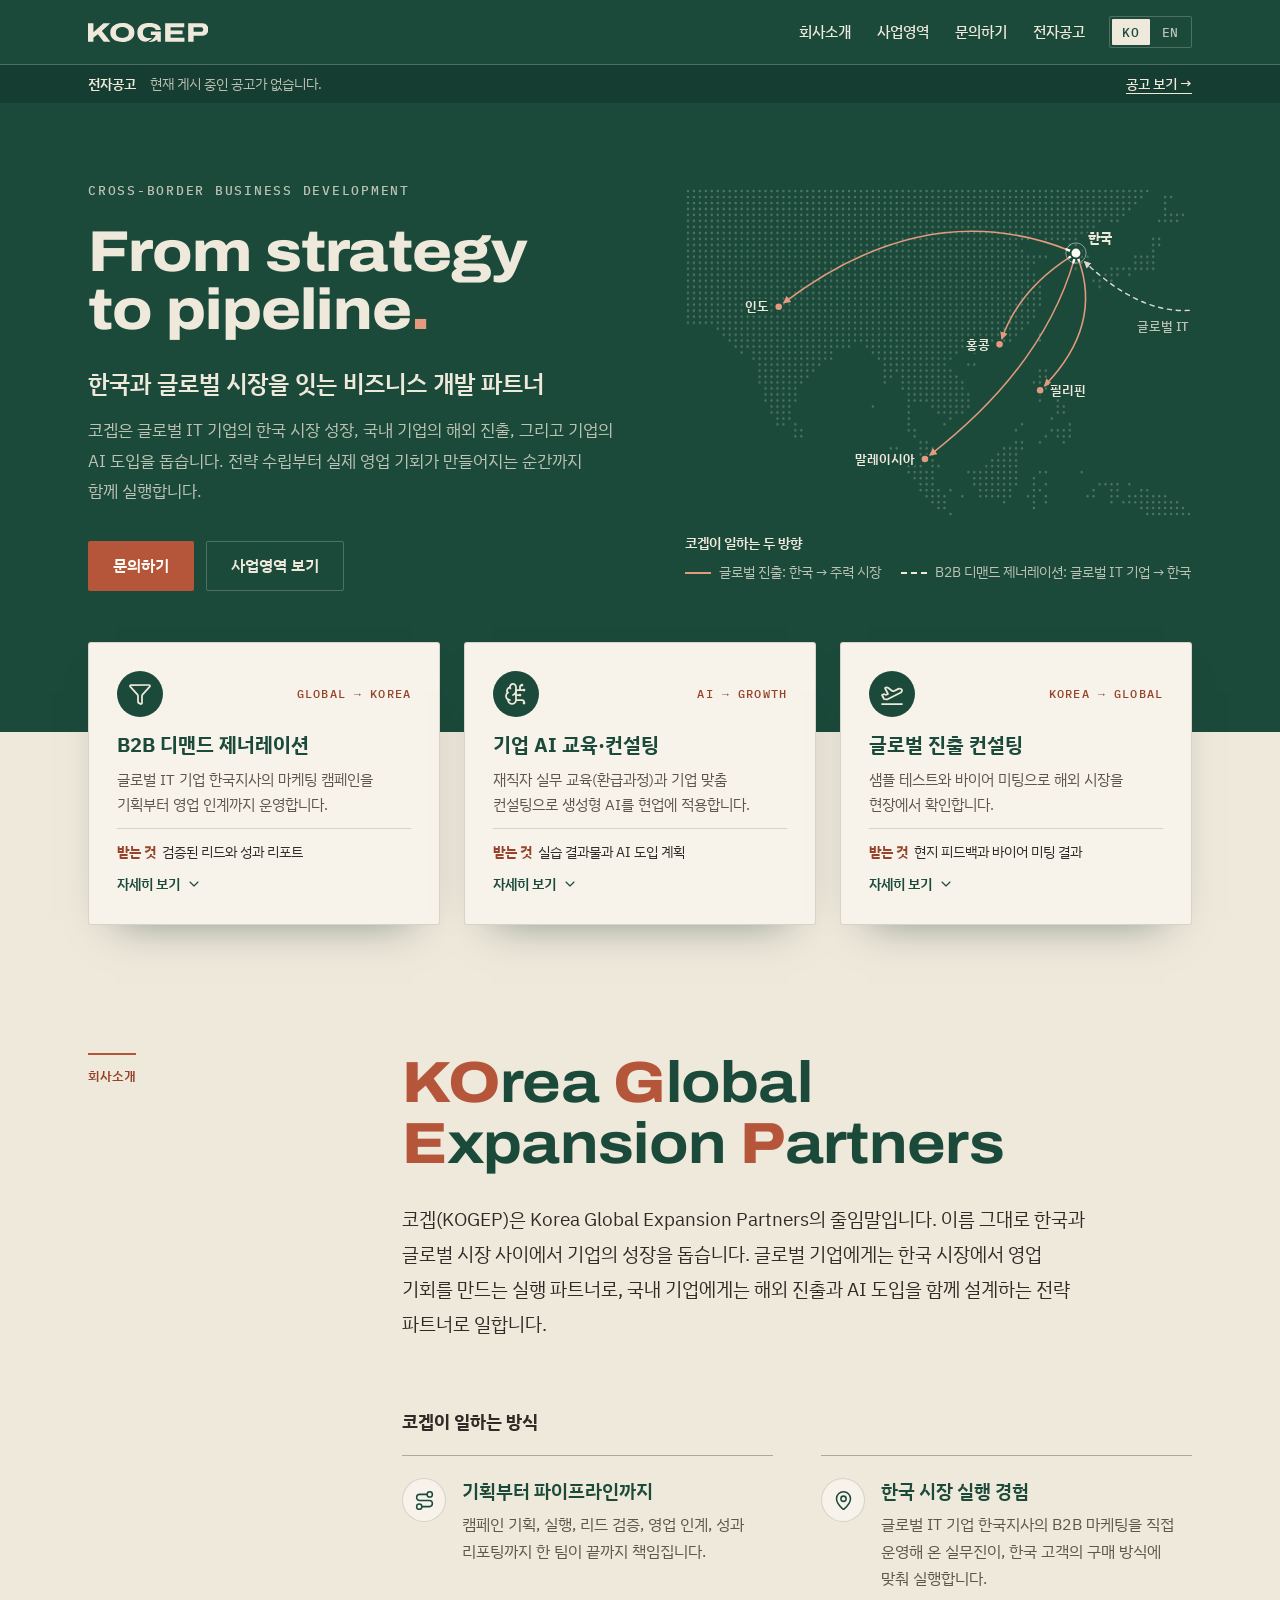
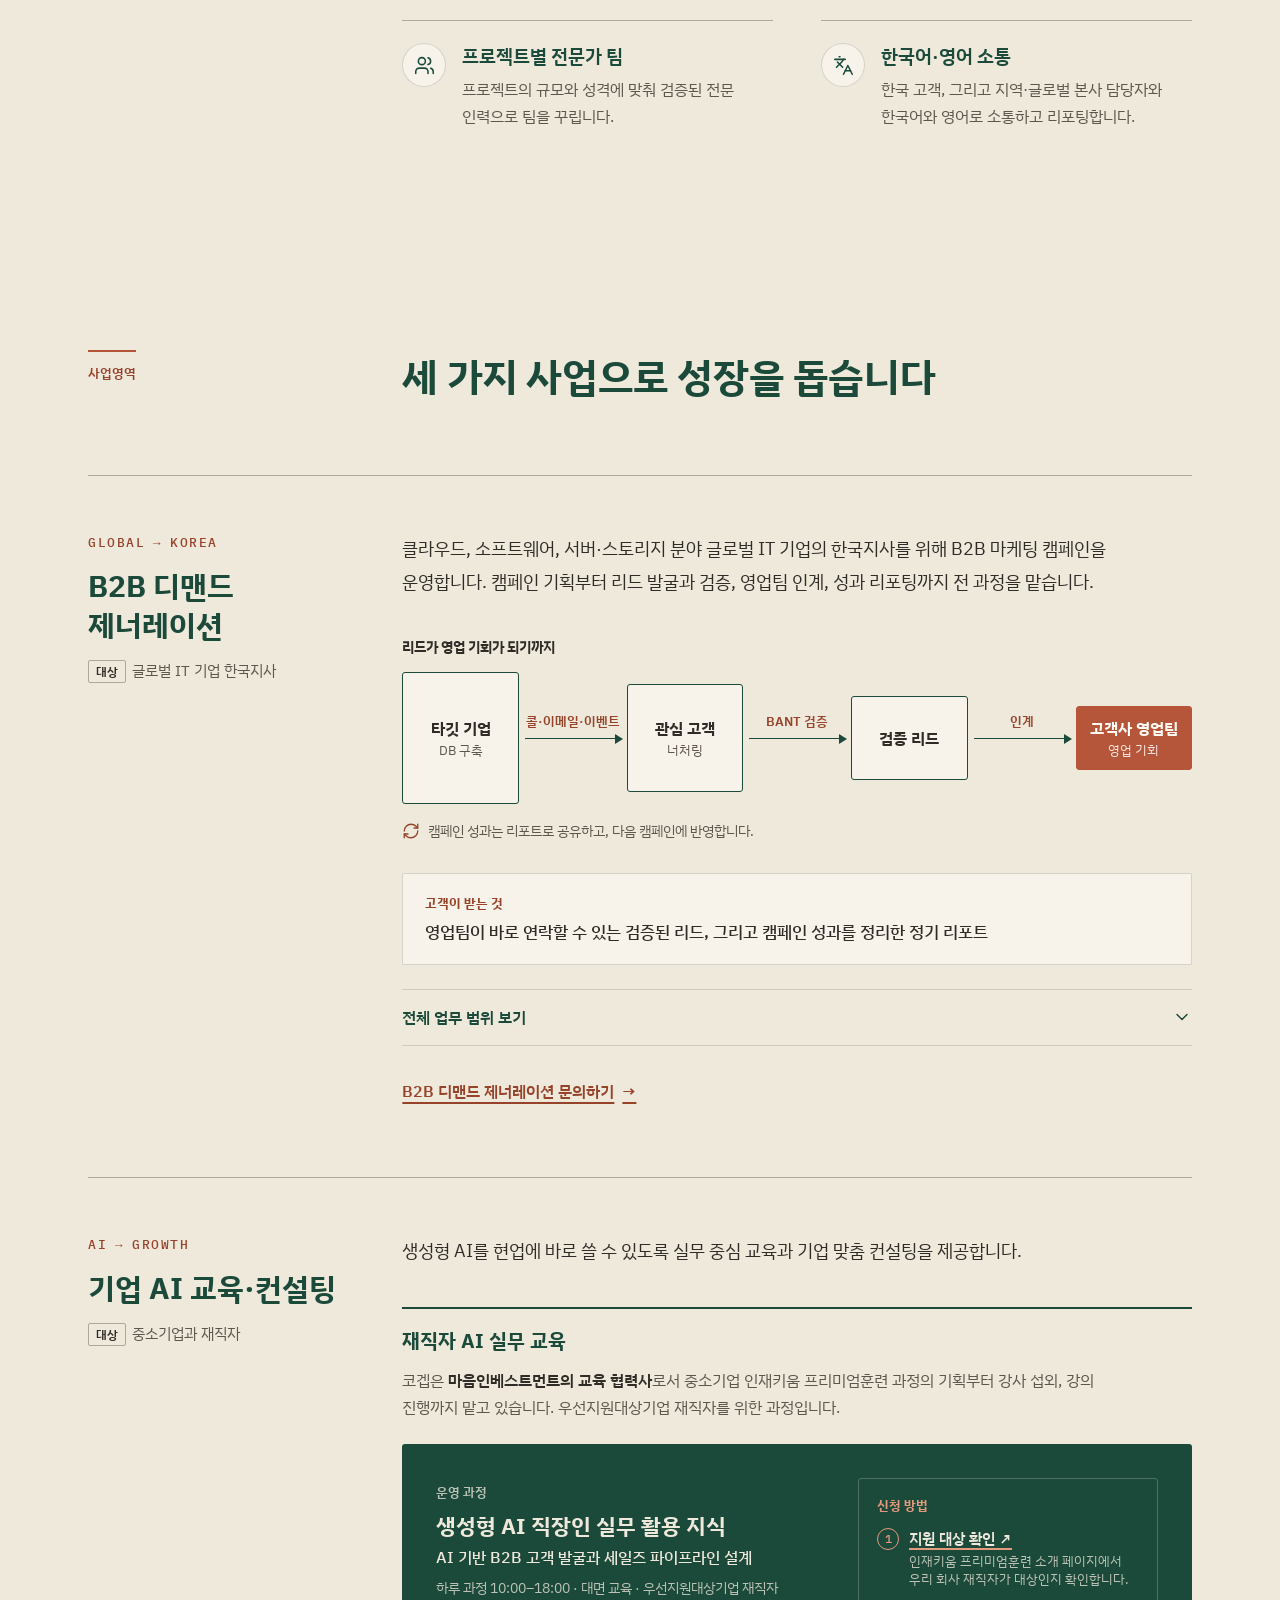
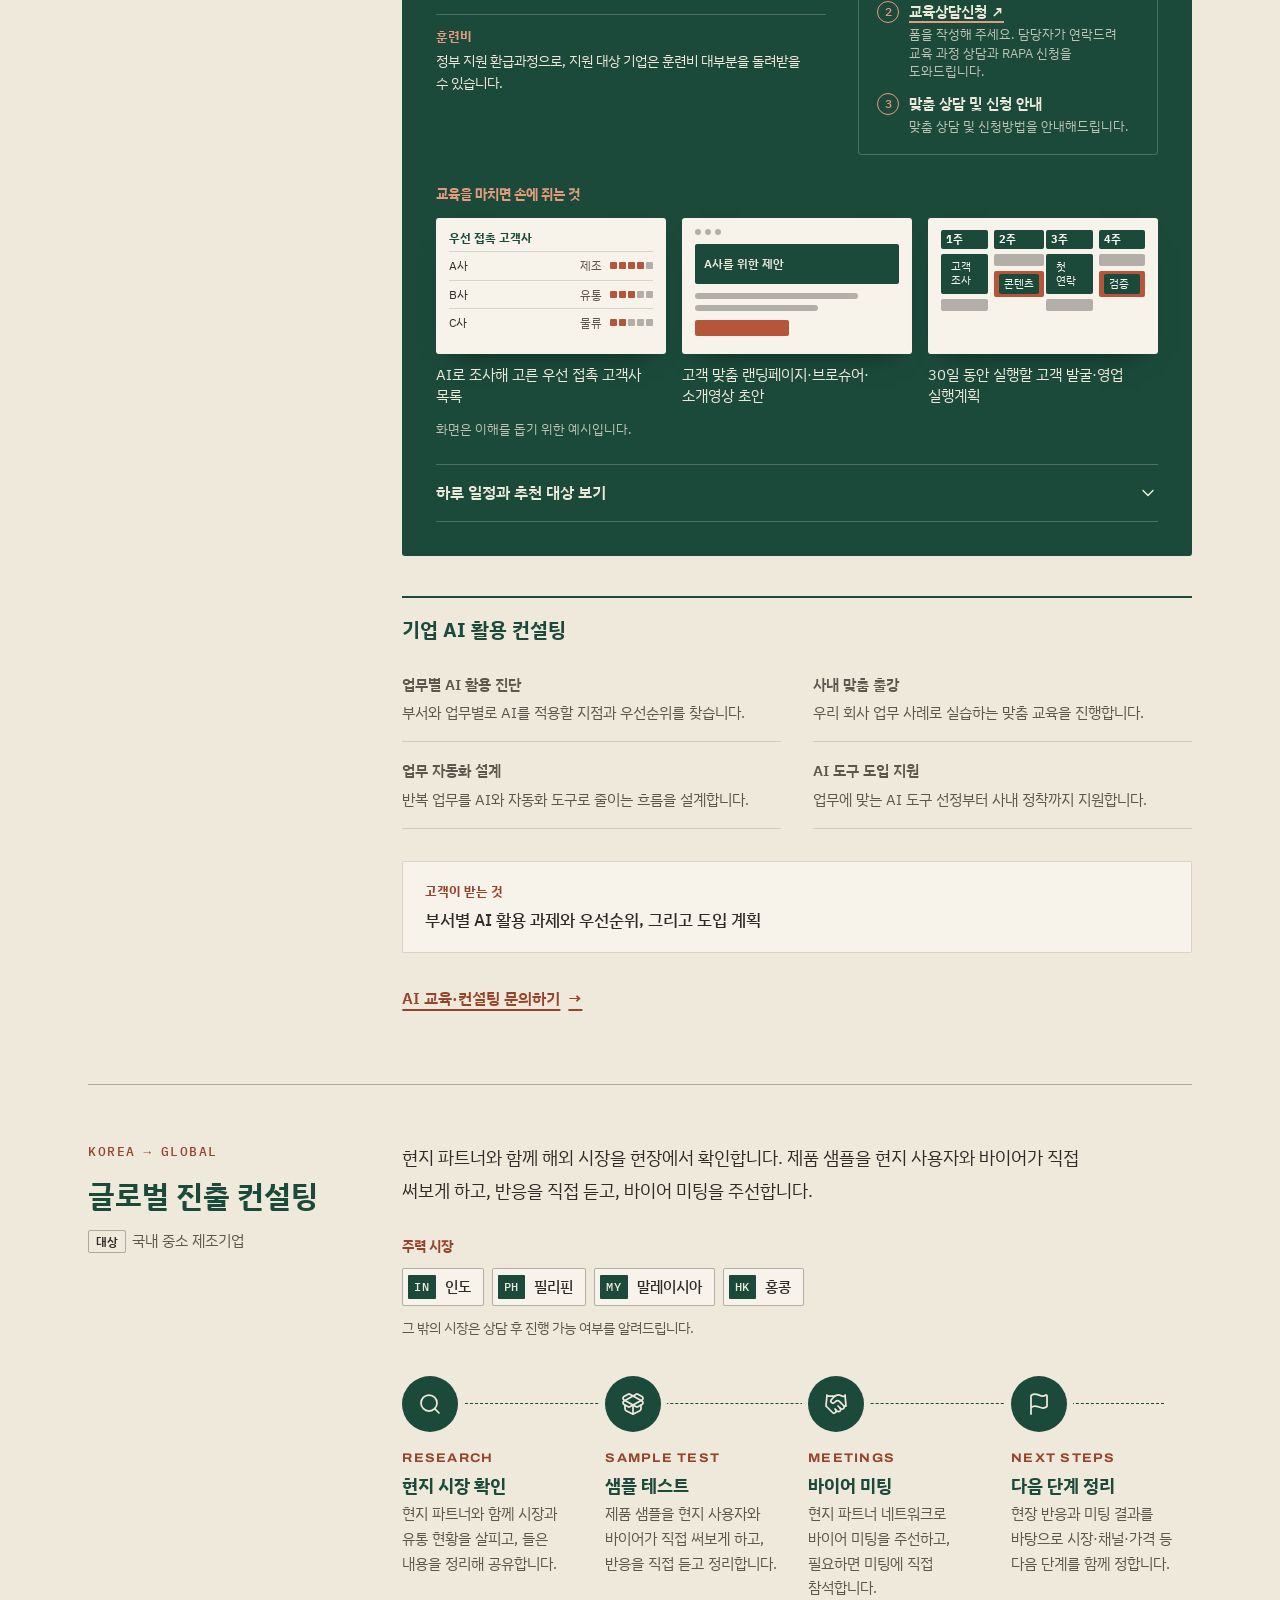
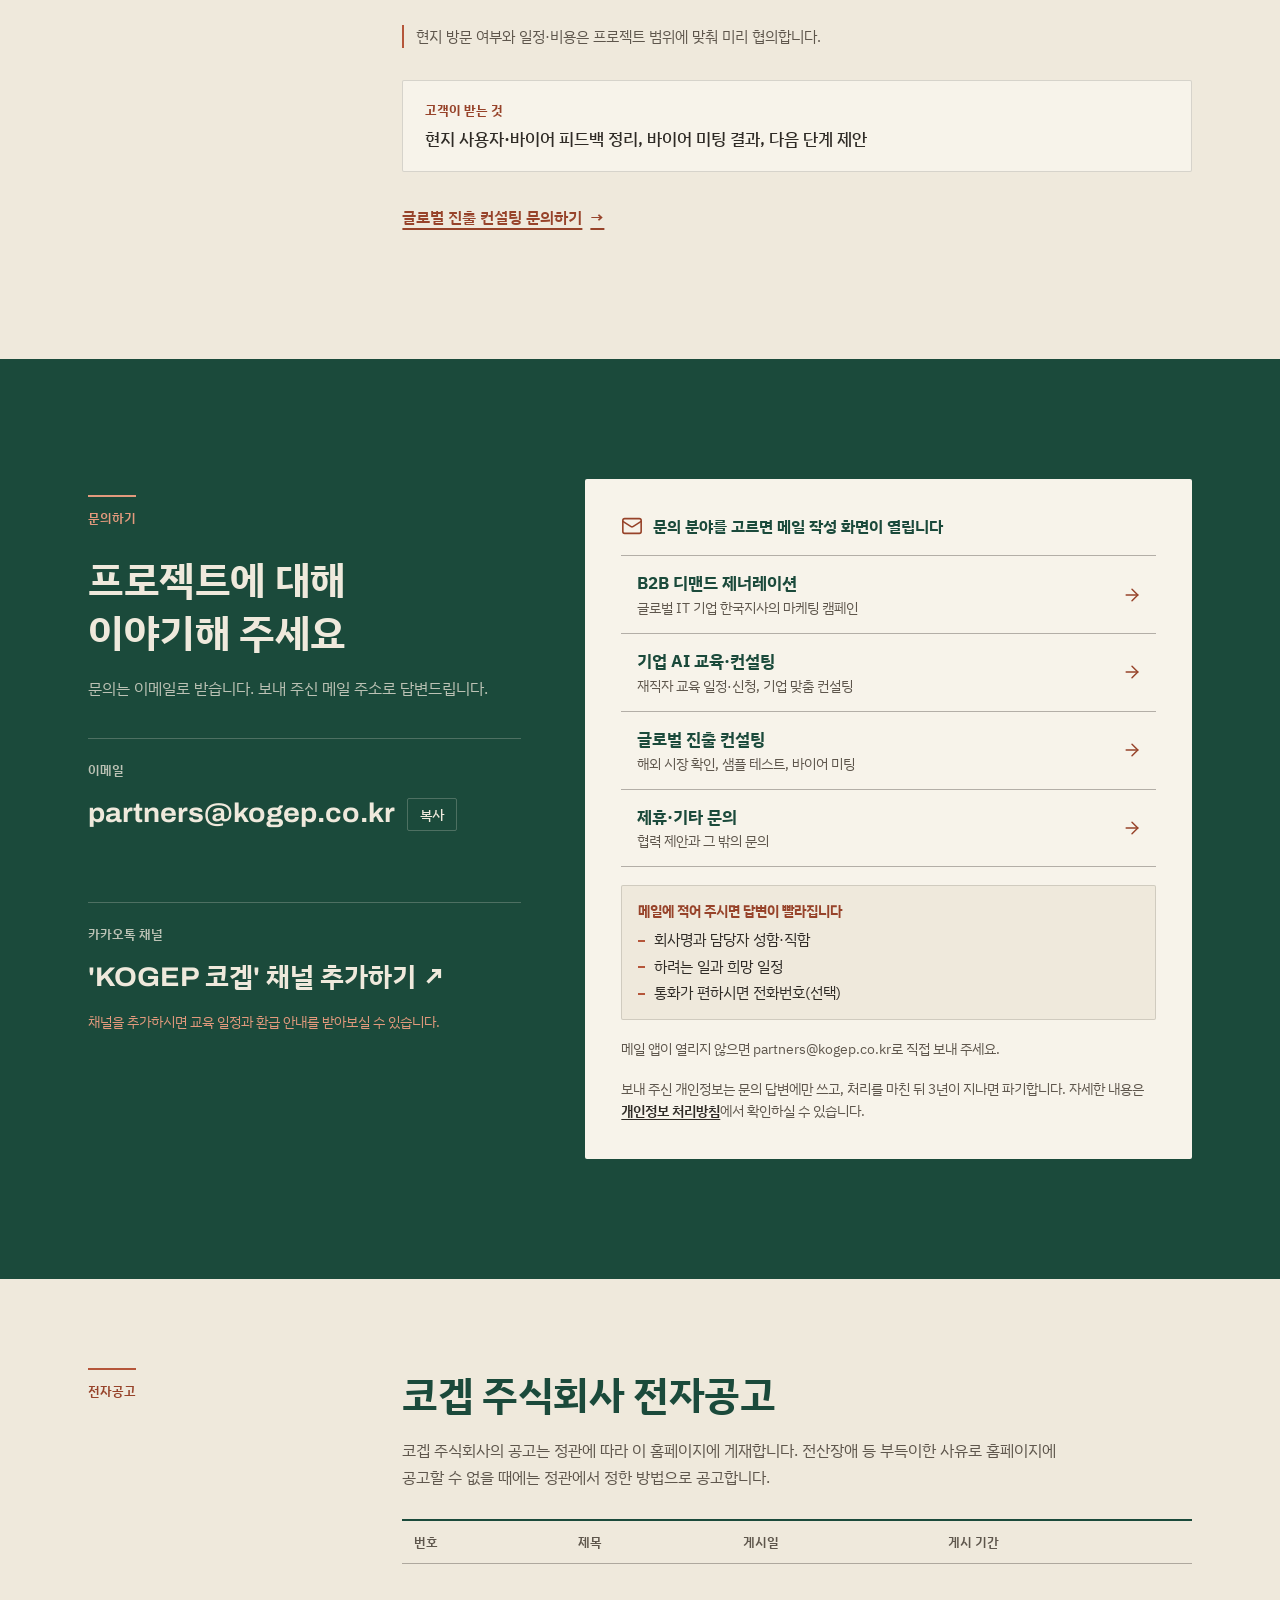
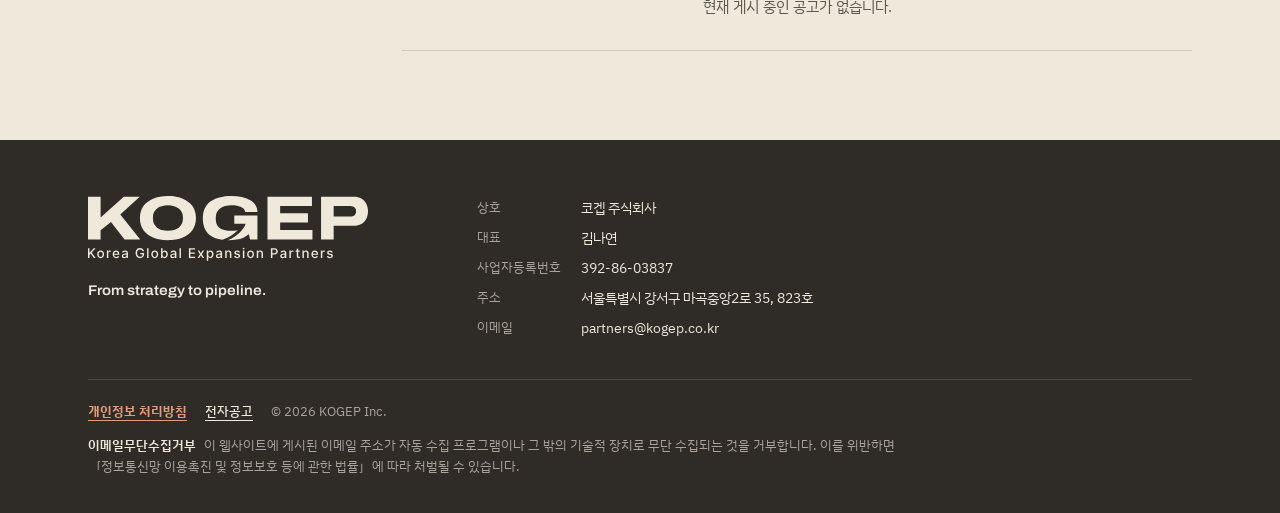
<file: index.html>
<!doctype html>
<html lang="ko" data-lang="ko">
<head>
<meta charset="utf-8">
<meta name="viewport" content="width=device-width, initial-scale=1, viewport-fit=cover">
<title>코겝 KOGEP | B2B 마케팅 · AI 교육 환급과정 · 해외 진출 컨설팅</title>
<meta name="description" content="중소기업 재직자를 위한 생성형 AI 실무 교육 환급과정과 AI 도입 컨설팅, 글로벌 IT 기업의 B2B 마케팅, 중소 제조기업의 해외 진출 컨설팅. 한국과 글로벌 시장을 잇는 비즈니스 개발 파트너 코겝(KOGEP)입니다.">
<link rel="canonical" href="https://www.kogep.co.kr/">
<meta property="og:type" content="website">
<meta property="og:site_name" content="KOGEP">
<meta property="og:locale" content="ko_KR">
<meta property="og:title" content="코겝 KOGEP | B2B 마케팅 · AI 교육 환급과정 · 해외 진출 컨설팅">
<meta property="og:description" content="훈련비 대부분을 환급받는 중소기업 재직자 생성형 AI 실무 교육. B2B 마케팅과 해외 진출 컨설팅까지, 한국과 글로벌 시장을 잇는 비즈니스 개발 파트너">
<meta property="og:url" content="https://www.kogep.co.kr/">
<meta property="og:image" content="https://www.kogep.co.kr/assets/og-image.png">
<meta property="og:image:width" content="1200">
<meta property="og:image:height" content="630">
<meta name="twitter:card" content="summary_large_image">
<meta name="theme-color" content="#1B4A3B">
<link rel="icon" href="favicon.svg" type="image/svg+xml">
<link rel="icon" href="favicon-32.png" type="image/png" sizes="32x32">
<link rel="apple-touch-icon" href="apple-touch-icon.png">
<link rel="preload" href="assets/fonts/archivo-latin-wdth-normal.woff2" as="font" type="font/woff2" crossorigin>
<link rel="stylesheet" href="assets/fonts/fonts.css">
<style>
/* KOGEP brand tokens — single deliberate light theme (brand site) */
:root{
  color-scheme: light;
  --green:#1B4A3B;
  --green-deep:#163D31;
  --terracotta:#B5563A;
  --terracotta-press:#A34C32;
  --terracotta-ink:#97432A;
  --terracotta-glow:#E39A7D;
  --ivory:#EFE9DC;
  --ivory-hi:#F7F3EA;
  --ink:#2F2B26;
  --ink-soft:#5E564C;
  --paper:#FFFBF5;
  --rule:rgba(47,43,38,.16);
  --rule-strong:rgba(47,43,38,.34);
  --on-green:#EFE9DC;
  --on-green-soft:rgba(239,233,220,.76);
  --rule-on-green:rgba(239,233,220,.24);
  --on-ink-soft:rgba(239,233,220,.64);
  --f-display:"Archivo","IBM Plex Sans KR","Apple SD Gothic Neo","Malgun Gothic",sans-serif;
  --f-text:"IBM Plex Sans KR","Apple SD Gothic Neo","Malgun Gothic","Noto Sans KR",sans-serif;
  --f-mono:"IBM Plex Mono",ui-monospace,SFMono-Regular,Menlo,Consolas,monospace;
  --wrap:1200px;
  --gutter:clamp(16px,4vw,48px);
  --header-h:64px;
}
*,*::before,*::after{box-sizing:border-box}
html{scroll-behavior:smooth}
body{
  margin:0;background:var(--ivory);color:var(--ink);
  font-family:var(--f-text);font-size:16px;line-height:1.7;
  word-break:keep-all;overflow-wrap:break-word;
  -webkit-font-smoothing:antialiased;
}
h1,h2,h3,h4,h5{text-wrap:balance}
p{text-wrap:pretty}
a{color:inherit}
:focus-visible{outline:2px solid var(--terracotta);outline-offset:3px}
.site-header :focus-visible,.notice-strip :focus-visible,.hero :focus-visible,.contact-copy :focus-visible,.course :focus-visible{outline-color:var(--terracotta-glow)}
section[id],article[id]{scroll-margin-top:calc(var(--header-h) + 16px)}
.sr-only{position:absolute;width:1px;height:1px;padding:0;margin:-1px;overflow:hidden;clip:rect(0,0,0,0);white-space:nowrap;border:0}

/* Language toggle: KO default, EN when data-lang="en" */
:root:not([data-lang="en"]) .l[lang="en"],
:root[data-lang="en"] .l[lang="ko"]{display:none!important}

.wrap{max-width:var(--wrap);margin-inline:auto;padding-inline:var(--gutter)}
.ic{width:24px;height:24px;flex:none;fill:none;stroke:currentColor;stroke-width:1.75;stroke-linecap:round;stroke-linejoin:round}

/* Skip link */
.skip{position:absolute;left:12px;top:-80px;z-index:100;background:var(--paper);color:var(--ink);padding:8px 14px;border-radius:2px;font-weight:600;text-decoration:none}
.skip:focus{top:calc(env(safe-area-inset-top,0px) + 8px)}

/* Header */
.site-header{position:sticky;top:env(safe-area-inset-top,0px);z-index:50;background:var(--green);color:var(--on-green);border-bottom:1px solid var(--rule-on-green)}
.bar{display:flex;align-items:center;gap:24px;min-height:var(--header-h)}
.brand{display:flex;align-items:center;padding-block:8px;margin-right:auto;color:var(--on-green);text-decoration:none}
/* Logo: vector paths live once in the sprite below; header shows the wordmark only (the descriptor line is unreadable this small) */
.logo-wm{display:block;height:19px;width:auto;aspect-ratio:3112.36/491.36;fill:currentColor}
.nav{display:flex;gap:26px}
.nav a{text-decoration:none;font-size:15px;font-weight:500;padding-block:6px;border-bottom:1.5px solid transparent;transition:border-color .15s}
.nav a:hover{border-bottom-color:var(--terracotta-glow)}
.lang{display:flex;border:1px solid var(--rule-on-green);border-radius:2px;padding:2px;gap:2px}
.lang button{appearance:none;background:transparent;border:0;border-radius:1px;color:var(--on-green-soft);font-family:var(--f-mono);font-size:12.5px;letter-spacing:.06em;padding:5px 10px;cursor:pointer}
.lang button[aria-pressed="true"]{background:var(--on-green);color:var(--green)}
.menu-btn{display:none;align-items:center;gap:8px;appearance:none;background:transparent;border:1px solid var(--rule-on-green);border-radius:2px;color:var(--on-green);font-family:var(--f-text);font-size:14px;font-weight:500;padding:6px 12px;cursor:pointer}
.menu-btn .bars{position:relative;width:14px;height:10px;border-top:1.5px solid currentColor;border-bottom:1.5px solid currentColor}
.menu-btn .bars::after{content:"";position:absolute;left:0;right:0;top:50%;border-top:1.5px solid currentColor;transform:translateY(-50%)}

/* Public-notice strip (visible on the first screen) */
.notice-strip{background:var(--green-deep);color:var(--on-green-soft);font-size:13.5px;line-height:1.5}
.notice-bar{display:flex;flex-wrap:wrap;align-items:center;gap:4px 14px;padding-block:9px}
.nb-k{font-weight:600;color:var(--on-green)}
.nb-link{margin-left:auto;color:var(--on-green);font-weight:500;text-underline-offset:4px}

/* Buttons */
.btn{display:inline-flex;align-items:center;justify-content:center;gap:10px;min-height:50px;padding:0 24px;border-radius:2px;font-family:var(--f-text);font-weight:600;font-size:16px;text-decoration:none;border:1.5px solid transparent;cursor:pointer;transition:background-color .15s,border-color .15s}
.btn-primary{background:var(--terracotta);color:var(--paper)}
.btn-primary:hover{background:var(--terracotta-press)}
.btn-ghost{border-color:var(--rule-on-green);color:var(--on-green)}
.btn-ghost:hover{border-color:var(--on-green)}

/* Hero */
.hero{background:var(--green);color:var(--on-green);padding-block:clamp(40px,6vw,80px) clamp(104px,11vw,144px)}
.hero-grid{display:grid;grid-template-columns:minmax(0,1.05fr) minmax(0,1fr);gap:clamp(32px,5vw,64px);align-items:center}
.eyebrow{font-family:var(--f-mono);font-size:12.5px;letter-spacing:.14em;text-transform:uppercase;color:var(--on-green-soft);margin:0 0 22px}
.tagline{font-family:var(--f-display);font-weight:800;font-stretch:112%;font-size:clamp(40px,4.5vw,66px);line-height:1;letter-spacing:-.012em;margin:0}
.tagline .dot{color:var(--terracotta-glow)}
.hero-sub{font-size:clamp(20px,2vw,24px);font-weight:600;line-height:1.45;margin:28px 0 0}
.hero-lead{font-size:17px;line-height:1.8;color:var(--on-green-soft);margin:14px 0 0;max-width:34em}
.cta-row{display:flex;flex-wrap:wrap;gap:12px;margin-top:34px}

/* Route map */
.map-fig{margin:0}
.map-stage{position:relative;width:100%;aspect-ratio:850/550}
.map-stage canvas,.map-stage svg{position:absolute;inset:0;width:100%;height:100%;display:block}
.arc{fill:none;stroke-linecap:round}
.arc-out{stroke:var(--terracotta-glow);stroke-width:2.6}
.arc-in{stroke:var(--on-green);stroke-width:2.4;stroke-dasharray:7 8;opacity:.9;animation:dash 1.8s linear infinite}
.arc-pulse{fill:none;stroke:var(--paper);stroke-width:4;stroke-linecap:round;stroke-dasharray:1.2 98.8;animation:pulse 3.6s linear infinite}
.arc-pulse.p2{animation-delay:-.9s}.arc-pulse.p3{animation-delay:-1.8s}.arc-pulse.p4{animation-delay:-2.7s}
@keyframes pulse{to{stroke-dashoffset:-100}}
@keyframes dash{to{stroke-dashoffset:-15}}
.ah-out path{fill:var(--terracotta-glow)}
.ah-in path{fill:var(--on-green)}
.pin{fill:var(--terracotta-glow);stroke:var(--green);stroke-width:3}
.pin-home{fill:var(--paper);stroke:var(--green);stroke-width:3}
.pin-ring{fill:none;stroke:var(--on-green);stroke-opacity:.55;stroke-width:1.6}
.lbl{font-family:var(--f-text);font-size:22px;font-weight:600;fill:var(--on-green);paint-order:stroke;stroke:var(--green);stroke-width:7px;stroke-linejoin:round}
.lbl-home{font-size:24px;font-weight:700}
.lbl-in{fill:var(--on-green-soft);font-weight:500}
.map-cap{margin-top:14px;display:grid;gap:8px}
.map-title{font-size:14px;font-weight:600;color:var(--on-green)}
.map-legend{display:flex;flex-wrap:wrap;gap:6px 20px;margin:0;padding:0;list-style:none;font-size:13.5px;line-height:1.5;color:var(--on-green-soft)}
.map-legend li{display:flex;align-items:center;gap:8px}
.sw{display:inline-block;flex:none;width:26px;height:0;border-top:2.6px solid var(--terracotta-glow)}
.sw-in{border-top:2.4px dashed var(--on-green)}

/* Service summary cards (overlap the hero) */
.svc-cards{position:relative;z-index:2;margin-top:clamp(-96px,-7vw,-64px)}
.cards{list-style:none;margin:0;padding:0;display:grid;grid-template-columns:repeat(3,minmax(0,1fr));gap:clamp(12px,2vw,24px)}
.card a{display:flex;flex-direction:column;gap:10px;height:100%;padding:clamp(20px,2.4vw,28px);background:var(--ivory-hi);border:1px solid var(--rule);border-radius:3px;box-shadow:0 22px 44px -28px rgba(20,48,38,.55);text-decoration:none;color:var(--ink);transition:transform .2s,box-shadow .2s}
.card a:hover{transform:translateY(-3px);box-shadow:0 28px 48px -26px rgba(20,48,38,.6)}
.card-top{display:flex;align-items:center;justify-content:space-between;gap:12px}
.card-icon{display:grid;place-items:center;width:46px;height:46px;border-radius:50%;background:var(--green);color:var(--on-green)}
.card-code{font-family:var(--f-mono);font-size:11.5px;letter-spacing:.1em;color:var(--terracotta-ink)}
.card-title{font-size:20px;font-weight:700;line-height:1.35;color:var(--green);margin-top:4px}
.card-text{font-size:15px;line-height:1.65;color:var(--ink-soft)}
.card-get{margin-top:auto;padding-top:12px;border-top:1px solid var(--rule);font-size:14px;line-height:1.55}
.card-get b{margin-right:6px;color:var(--terracotta-ink)}
.card-more{display:inline-flex;align-items:center;gap:6px;font-size:14px;font-weight:600;color:var(--green)}
.card-more .ic{width:16px;height:16px}

/* Sections */
.section{padding-block:clamp(72px,10vw,128px)}
#services{padding-top:clamp(40px,5vw,64px)}
.rail-grid{display:grid;grid-template-columns:minmax(0,3fr) minmax(0,9fr);gap:clamp(24px,4vw,64px)}
.section-label{display:inline-block;margin:0;padding-top:10px;border-top:2px solid var(--terracotta);font-family:var(--f-mono);font-size:12.5px;letter-spacing:.12em;text-transform:uppercase;color:var(--terracotta-ink)}
.section-label .l[lang="ko"],.course-label .l[lang="ko"],.email-k .l[lang="ko"]{font-family:var(--f-text);font-weight:600;font-size:13px;letter-spacing:0}
.h2{font-size:clamp(28px,3.3vw,40px);line-height:1.32;font-weight:700;letter-spacing:-.01em;color:var(--green);margin:0}

/* About */
.acronym{font-family:var(--f-display);font-weight:700;font-stretch:112%;font-size:clamp(32px,4.6vw,58px);line-height:1.04;letter-spacing:-.012em;color:var(--green);margin:0}
.acronym b{font-weight:800;color:var(--terracotta)}
.lede{font-size:clamp(17px,1.55vw,19px);line-height:1.85;max-width:38em;margin:28px 0 0}
.sub-h{font-size:18px;font-weight:700;color:var(--ink);margin:64px 0 0}
.principles{list-style:none;margin:18px 0 0;padding:0;display:grid;grid-template-columns:repeat(2,minmax(0,1fr));column-gap:48px}
.principles li{display:grid;grid-template-columns:44px minmax(0,1fr);gap:16px;border-top:1px solid var(--rule-strong);padding:22px 0 28px}
.p-icon{display:grid;place-items:center;width:44px;height:44px;border-radius:50%;background:var(--ivory-hi);border:1px solid var(--rule);color:var(--green)}
.p-icon .ic{width:21px;height:21px}
.principles h4{font-size:19px;font-weight:600;line-height:1.4;color:var(--green);margin:0 0 6px}
.principles p{margin:0;color:var(--ink-soft)}

/* Services */
.service{border-top:1px solid var(--rule-strong);margin-top:clamp(48px,6vw,72px);padding-top:clamp(36px,4.5vw,56px)}
.service-meta{align-self:start}
.route-code{display:flex;align-items:center;gap:8px;margin:0 0 14px;font-family:var(--f-mono);font-size:12.5px;letter-spacing:.12em;color:var(--terracotta-ink)}
.service-title{font-size:clamp(24px,2.5vw,30px);line-height:1.3;font-weight:700;color:var(--green);margin:0}
.audience{margin:14px 0 0;font-size:14.5px;line-height:1.6;color:var(--ink-soft)}
.audience .k{display:inline-block;margin-right:6px;padding:1px 7px;border:1px solid var(--rule-strong);border-radius:2px;font-size:12px;font-weight:600;color:var(--ink)}
.service-desc{font-size:clamp(17px,1.5vw,18px);line-height:1.85;margin:0;max-width:40em}
.service-cta{display:inline-flex;align-items:center;gap:8px;margin-top:32px;font-weight:600;color:var(--terracotta-ink);text-decoration:underline;text-decoration-thickness:1.5px;text-underline-offset:5px}
.service-cta:hover{color:var(--terracotta-press)}
.fig-title{font-size:14px;font-weight:700;color:var(--ink);margin:0 0 14px}

/* What the client gets */
.deliverable{margin-top:32px;padding:18px 22px;background:var(--ivory-hi);border:1px solid var(--rule);border-radius:2px;display:grid;gap:4px}
.deliverable-k{font-size:13px;font-weight:700;color:var(--terracotta-ink)}
.deliverable p{margin:0;font-size:17px;line-height:1.6;font-weight:500}

/* Lead flow diagram (B2B) */
.flow{margin:36px 0 0}
.flow-row{display:flex;align-items:center}
.flow-step{flex:1 1 0;min-width:0;display:grid;align-content:center;justify-items:center;gap:2px;padding:10px 8px;text-align:center;background:var(--ivory-hi);border:1.5px solid var(--green);border-radius:3px}
.flow-step.s1{min-height:132px}
.flow-step.s2{min-height:108px}
.flow-step.s3{min-height:84px}
.flow-step.s4{min-height:64px;background:var(--terracotta);border-color:var(--terracotta);color:var(--paper)}
.fs-name{font-size:15.5px;font-weight:700;line-height:1.35}
.fs-sub{font-size:13px;line-height:1.4;color:var(--ink-soft)}
.s4 .fs-sub{color:rgba(255,251,245,.88)}
.flow-hop{position:relative;flex:0 0 clamp(78px,9vw,108px);align-self:stretch}
.flow-hop::before{content:"";position:absolute;left:6px;right:11px;top:50%;border-top:1.5px solid var(--green)}
.flow-hop::after{content:"";position:absolute;right:4px;top:calc(50% - 4.75px);border:5px solid transparent;border-left:8px solid var(--green);border-right:0}
.hop-label{position:absolute;left:2px;right:2px;bottom:calc(50% + 8px);text-align:center;font-size:12.5px;font-weight:600;line-height:1.35;color:var(--terracotta-ink)}
.flow-loop{display:flex;align-items:center;gap:8px;margin:16px 0 0;font-size:14px;line-height:1.5;color:var(--ink-soft)}
.flow-loop .ic{width:18px;height:18px;color:var(--terracotta-ink)}

/* Collapsible detail */
.more{margin-top:24px;border-top:1px solid var(--rule);border-bottom:1px solid var(--rule)}
.more>summary{display:flex;align-items:center;justify-content:space-between;gap:12px;padding:14px 0;list-style:none;cursor:pointer;font-weight:600;color:var(--green)}
.more>summary::-webkit-details-marker{display:none}
.more>summary .ic{width:20px;height:20px;transition:transform .2s}
.more[open]>summary .ic{transform:rotate(180deg)}
.more>summary:hover{color:var(--terracotta-ink)}
.more-body{padding:4px 0 22px}

/* Process track (sequential stages only) */
.track{--cols:3;list-style:none;margin:8px 0 0;padding:0;display:grid;grid-template-columns:repeat(var(--cols),minmax(0,1fr));border-top:2px solid var(--green)}
.track>li{position:relative;padding:22px 22px 6px 0}
.track>li+li{padding-left:22px;border-left:1px solid var(--rule)}
.track>li+li::before{content:"";position:absolute;left:-6px;top:-8px;border:7px solid transparent;border-left:9px solid var(--green);border-right:0}
.stage{display:grid;gap:2px;margin:0 0 14px}
.stage-en{font-family:var(--f-display);font-stretch:112%;font-weight:700;font-size:12.5px;letter-spacing:.1em;text-transform:uppercase;color:var(--terracotta-ink)}
.stage-name{font-size:19px;font-weight:700;line-height:1.4;color:var(--green)}
.track ul{list-style:none;margin:0;padding:0;display:grid;gap:9px}
.track ul li{position:relative;padding-left:16px;font-size:15.5px;line-height:1.6}
.track ul li::before{content:"";position:absolute;left:0;top:.8em;width:7px;height:1.5px;background:var(--terracotta)}

/* AI */
.sub-block{margin-top:40px}
.h4{font-size:20px;font-weight:700;line-height:1.4;color:var(--green);margin:0 0 12px;padding-top:18px;border-top:2px solid var(--green)}
.partner{margin:0;max-width:44em;color:var(--ink-soft)}
.partner strong{color:var(--ink);font-weight:600}
.course{margin-top:22px;background:var(--green);color:var(--on-green);padding:clamp(22px,3vw,34px);border-radius:3px}
.course-head{display:grid;grid-template-columns:minmax(0,1fr) minmax(240px,300px);gap:20px 32px;align-items:start}
.course-label{font-family:var(--f-mono);font-size:11.5px;letter-spacing:.14em;text-transform:uppercase;color:var(--on-green-soft)}
.course-title{font-size:22px;font-weight:700;line-height:1.4;margin:6px 0 0}
.course-subtitle{margin:2px 0 0;font-size:16px;font-weight:500}
.course-meta{margin:6px 0 0;font-size:13.5px;color:var(--on-green-soft)}
.course-fee{display:flex;flex-wrap:wrap;align-items:baseline;gap:4px 10px;margin:14px 0 0;padding-top:12px;border-top:1px solid var(--rule-on-green);font-size:14px;line-height:1.55}
.course-fee .k{flex:none;font-size:12.5px;font-weight:700;color:var(--terracotta-glow)}
.course-go{padding:16px 18px 18px;border:1px solid var(--rule-on-green);border-radius:3px}
.course-go-k{margin:0 0 12px;font-size:12.5px;font-weight:700;color:var(--terracotta-glow)}
.apply{list-style:none;margin:0;padding:0;display:grid;gap:12px;counter-reset:apply}
.apply li{display:grid;grid-template-columns:22px minmax(0,1fr);column-gap:10px;row-gap:2px;counter-increment:apply}
.apply li::before{content:counter(apply);grid-row:1 / span 2;display:grid;place-items:center;width:22px;height:22px;border:1px solid var(--terracotta-glow);border-radius:50%;font-family:var(--f-mono);font-size:11.5px;line-height:1;color:var(--terracotta-glow)}
.apply li>*{grid-column:2}
.apply a,.apply strong{font-size:14.5px;font-weight:600;line-height:1.5}
.apply a{justify-self:start;text-decoration:underline;text-decoration-color:var(--terracotta-glow);text-decoration-thickness:1.5px;text-underline-offset:4px}
.apply a:hover{color:var(--terracotta-glow)}
.apply-d{font-size:12.5px;line-height:1.5;color:var(--on-green-soft)}
.course-note{font-size:12.5px;line-height:1.5;color:var(--on-green-soft);max-width:22em}
.course-h{margin:28px 0 12px;font-size:13.5px;font-weight:700;color:var(--terracotta-glow)}
.outputs{display:grid;grid-template-columns:repeat(3,minmax(0,1fr));gap:16px}
.out{margin:0;display:grid;gap:10px;align-content:start}
.out figcaption{font-size:14.5px;line-height:1.5}
.mock{height:136px;overflow:hidden;padding:12px 13px;background:var(--ivory-hi);color:var(--ink);border-radius:3px;box-shadow:0 14px 26px -18px rgba(0,0,0,.6);font-size:11.5px;line-height:1.35}
.mock-h{margin-bottom:6px;font-weight:700;color:var(--green)}
.mrow{display:grid;grid-template-columns:minmax(0,1fr) auto auto;align-items:center;gap:8px;padding:6px 0;border-top:1px solid var(--rule)}
.mrow .tag{color:var(--ink-soft)}
.fit{display:inline-flex;gap:2px}
.fit i{width:7px;height:7px;border-radius:1px;background:var(--rule-strong)}
.fit i.on{background:var(--terracotta)}
.mbar{display:flex;gap:4px;margin:-1px 0 9px}
.mbar i{width:6px;height:6px;border-radius:50%;background:var(--rule-strong)}
.mhero{display:flex;align-items:center;height:40px;padding:0 9px;margin-bottom:9px;border-radius:2px;background:var(--green);color:var(--on-green);font-weight:600}
.mline{height:6px;margin-bottom:6px;border-radius:3px;background:var(--rule-strong)}
.mline.w80{width:80%}.mline.w60{width:60%}
.mbtn{width:46%;height:16px;margin-top:9px;border-radius:2px;background:var(--terracotta)}
.mock-plan{display:grid;grid-template-columns:repeat(4,minmax(0,1fr));gap:6px}
.wk{display:grid;gap:5px;align-content:start}
.wk b{font-weight:700;color:var(--green)}
.wk span{display:block;padding:3px 5px;border-radius:2px;font-size:10.5px;line-height:1.3;color:var(--paper);background:var(--green)}
.wk span.b{background:var(--terracotta)}
.wk i{display:block;height:12px;border-radius:2px;background:var(--rule-strong)}
.mock-note{margin:12px 0 0;font-size:12.5px;color:var(--on-green-soft)}
.more--dark{margin-top:24px;border-color:var(--rule-on-green)}
.more--dark>summary{color:var(--on-green)}
.more--dark>summary:hover{color:var(--terracotta-glow)}
.course-more{display:grid;grid-template-columns:minmax(0,1.3fr) minmax(0,1fr);gap:28px}
.course-sub-k{margin:0 0 12px;font-size:13.5px;font-weight:700;color:var(--terracotta-glow)}
.course-plan{list-style:none;margin:0;padding:0;border-left:1.5px solid var(--rule-on-green);display:grid}
.course-plan li{position:relative;display:grid;gap:3px;padding:0 0 18px 20px}
.course-plan li:last-child{padding-bottom:0}
.course-plan li::before{content:"";position:absolute;left:-5.75px;top:.3em;width:10px;height:10px;border-radius:50%;background:var(--green);border:1.5px solid var(--terracotta-glow)}
.course-plan .t{font-family:var(--f-mono);font-size:12px;letter-spacing:.08em;color:var(--on-green-soft)}
.course-plan strong{font-size:15.5px;font-weight:600;line-height:1.45}
.course-plan .d{font-size:14px;line-height:1.6;color:var(--on-green-soft)}
.fit-list{list-style:none;margin:0;padding:0;display:grid;gap:8px}
.fit-list li{position:relative;padding-left:16px;font-size:15px;line-height:1.55;color:var(--on-green-soft)}
.fit-list li::before{content:"";position:absolute;left:0;top:.72em;width:7px;height:1.5px;background:var(--terracotta-glow)}
.offer-grid{list-style:none;margin:0;padding:0;display:grid;grid-template-columns:repeat(2,minmax(0,1fr));column-gap:32px}
.offer-grid li{display:grid;gap:3px;align-content:start;padding:14px 0 16px;border-bottom:1px solid var(--rule)}
.offer-grid strong{font-size:17px;font-weight:600}
.offer-grid span{font-size:15px;line-height:1.6;color:var(--ink-soft)}

/* Focus markets + field journey (Global) */
.markets{margin-top:28px;display:grid;gap:10px}
.markets-k{font-size:13.5px;font-weight:700;color:var(--terracotta-ink)}
.market-list{list-style:none;margin:0;padding:0;display:flex;flex-wrap:wrap;gap:8px}
.market-list li{display:inline-flex;align-items:center;gap:9px;padding:5px 12px 5px 5px;border:1px solid var(--rule-strong);border-radius:2px;background:var(--ivory-hi);font-size:15px;font-weight:500}
.cc{font-family:var(--f-mono);font-size:11.5px;letter-spacing:.06em;padding:2px 6px;border-radius:1px;background:var(--green);color:var(--on-green)}
.markets-note{margin:0;font-size:14px;color:var(--ink-soft)}
.journey{position:relative;list-style:none;margin:36px 0 0;padding:0;display:grid;grid-template-columns:repeat(4,minmax(0,1fr));gap:0 22px}
.journey::before{content:"";position:absolute;left:28px;right:28px;top:27px;border-top:1.5px dashed var(--green)}
.journey li{position:relative;display:grid;gap:4px;align-content:start}
.j-icon{position:relative;z-index:1;display:grid;place-items:center;width:56px;height:56px;margin-bottom:12px;border-radius:50%;background:var(--green);color:var(--on-green);box-shadow:0 0 0 6px var(--ivory)}
.j-name{font-size:18px;font-weight:700;line-height:1.4;color:var(--green)}
.j-desc{margin:0;font-size:15px;line-height:1.65;color:var(--ink-soft)}
.scope-note{margin:24px 0 0;padding-left:12px;border-left:2px solid var(--terracotta);font-size:14.5px;line-height:1.6;color:var(--ink-soft)}

/* Contact */
.contact{background:var(--green);color:var(--on-green);padding-block:clamp(72px,10vw,120px)}
.contact-grid{display:grid;grid-template-columns:minmax(0,5fr) minmax(0,7fr);gap:clamp(32px,5vw,72px);align-items:start}
.contact .section-label{color:var(--terracotta-glow);border-top-color:var(--terracotta-glow)}
.contact .h2{color:var(--on-green);margin-top:22px}
.contact-copy>p{color:var(--on-green-soft);margin:16px 0 0;max-width:30em}
.email-box{margin-top:36px;padding-top:20px;border-top:1px solid var(--rule-on-green);display:grid;gap:10px}
.email-k{font-family:var(--f-mono);font-size:12px;letter-spacing:.12em;text-transform:uppercase;color:var(--on-green-soft)}
.email-row{display:flex;flex-wrap:wrap;align-items:center;gap:12px}
.email{font-family:var(--f-display);font-stretch:106%;font-weight:700;font-size:clamp(20px,2.3vw,27px);text-decoration:none;overflow-wrap:anywhere}
.btn-copy{appearance:none;border:1px solid var(--rule-on-green);background:transparent;color:var(--on-green);font-family:var(--f-text);font-size:13.5px;font-weight:500;padding:6px 12px;border-radius:2px;cursor:pointer}
.btn-copy:hover{border-color:var(--on-green)}
.copy-status{min-height:1.4em;margin:0;font-size:13.5px;color:var(--terracotta-glow)}

/* Email-first inquiry: each topic opens the visitor's own mail app, so replies go to the address they wrote from */
.mail-panel{background:var(--ivory-hi);color:var(--ink);padding:clamp(20px,3vw,36px);border-radius:2px;display:grid;gap:18px}
.mail-k{display:flex;align-items:center;gap:10px;margin:0;font-size:15.5px;font-weight:700;line-height:1.45;color:var(--green)}
.mail-k .ic{width:22px;height:22px;color:var(--terracotta-ink)}
.mail-topics{list-style:none;margin:0;padding:0;border-top:1px solid var(--rule-strong)}
.mail-topic{display:flex;align-items:center;justify-content:space-between;gap:16px;padding:15px 14px 15px 16px;border-bottom:1px solid var(--rule-strong);text-decoration:none;transition:background-color .15s,box-shadow .15s}
.mail-topic:hover{background:var(--paper)}
.mail-topic.is-picked{background:var(--paper);box-shadow:inset 3px 0 0 var(--terracotta)}
.mail-topic .ic{width:20px;height:20px;color:var(--terracotta-ink);transition:transform .15s}
.mail-topic:hover .ic{transform:translateX(3px)}
.mt-text{display:grid;gap:2px;min-width:0}
.mt-text strong{font-size:17px;font-weight:700;line-height:1.4;color:var(--green)}
.mt-desc{font-size:14px;line-height:1.5;color:var(--ink-soft)}
.mail-tips{padding:14px 16px;border:1px solid var(--rule);border-radius:2px;background:var(--ivory)}
.mail-tips-k{margin:0 0 6px;font-size:13.5px;font-weight:700;color:var(--terracotta-ink)}
.mail-tips ul{list-style:none;margin:0;padding:0;display:grid;gap:4px}
.mail-tips li{position:relative;padding-left:16px;font-size:14.5px;line-height:1.55}
.mail-tips li::before{content:"";position:absolute;left:0;top:.72em;width:7px;height:2px;background:var(--terracotta)}
.mail-note{margin:0;font-size:13.5px;line-height:1.65;color:var(--ink-soft)}
.mail-note a{color:var(--ink);font-weight:600;text-underline-offset:3px}

/* Public notices */
.section.notices{padding-block:clamp(56px,7vw,96px)}
.notice-intro{margin:16px 0 0;max-width:42em;color:var(--ink-soft)}
.table-wrap{margin-top:28px;overflow-x:auto}
.notice-table{width:100%;border-collapse:collapse;font-size:15px}
.notice-table th{text-align:left;font-size:13px;font-weight:600;color:var(--ink-soft);padding:10px 12px;border-top:2px solid var(--green);border-bottom:1px solid var(--rule-strong);white-space:nowrap}
.notice-table td{padding:16px 12px;border-bottom:1px solid var(--rule)}
.notice-table .empty{text-align:center;color:var(--ink-soft);padding-block:30px}

/* Footer */
.site-footer{background:var(--ink);color:var(--on-green-soft);padding-block:56px 36px;font-size:14px}
.footer-grid{display:grid;grid-template-columns:minmax(0,4fr) minmax(0,8fr);gap:32px}
.logo-lockup{display:block;width:min(280px,100%);height:auto;aspect-ratio:3112.36/719.91;fill:var(--ivory)}
.footer-brand p{margin:18px 0 0}
.footer-brand .tag{font-family:var(--f-display);font-stretch:108%;font-weight:600;color:var(--ivory)}
.company{display:grid;grid-template-columns:max-content minmax(0,1fr);gap:6px 20px;margin:0}
.company dt{color:var(--on-ink-soft);font-size:13px}
.company dd{margin:0;color:var(--ivory)}
.footer-bottom{margin-top:40px;padding-top:20px;border-top:1px solid rgba(239,233,220,.14);display:grid;gap:12px;font-size:13px;color:var(--on-ink-soft)}
.footer-bottom p{margin:0}
.legal-links{display:flex;flex-wrap:wrap;align-items:baseline;gap:6px 18px}
.legal-links a{color:var(--ivory);font-weight:500;text-underline-offset:4px}
.legal-links .privacy-link{color:var(--terracotta-glow);font-weight:700}
.no-harvest{max-width:64em;line-height:1.65}
.no-harvest strong{margin-right:8px;color:var(--ivory);font-weight:600}

/* Responsive */
@media (min-width:961px){
  .service-meta{position:sticky;top:calc(var(--header-h) + 32px)}
}
@media (max-width:1100px){
  .course-more,.course-head{grid-template-columns:minmax(0,1fr)}
}
@media (max-width:960px){
  .hero-grid,.rail-grid,.contact-grid{grid-template-columns:minmax(0,1fr)}
  .rail-grid{gap:20px}
  .cards{grid-template-columns:minmax(0,1fr)}
}
@media (max-width:760px){
  .menu-btn{display:inline-flex}
  .nav{display:none;position:absolute;left:0;right:0;top:100%;flex-direction:column;gap:0;background:var(--green);border-bottom:1px solid var(--rule-on-green);padding:4px var(--gutter) 10px}
  .site-header[data-open="true"] .nav{display:flex}
  .nav a{padding:14px 0;font-size:17px;border-bottom:1px solid var(--rule-on-green)}
  .nav a:last-child{border-bottom:0}
  .nav a:hover{border-bottom-color:var(--rule-on-green)}
  .bar{gap:10px}
  .principles,.offer-grid,.footer-grid,.outputs{grid-template-columns:minmax(0,1fr)}
  .mock{height:auto;min-height:112px}
  .track{grid-template-columns:minmax(0,1fr);border-top:0}
  .track>li,.track>li+li{padding:4px 0 22px 24px;border-left:2px solid var(--green)}
  .track>li:last-child{padding-bottom:4px}
  .track>li+li{padding-top:22px}
  .track>li+li::before{left:-8px;top:-6px;border:7px solid transparent;border-top:9px solid var(--green);border-bottom:0}
  .journey{grid-template-columns:minmax(0,1fr);gap:22px}
  .journey::before{left:27px;right:auto;top:28px;bottom:28px;border-top:0;border-left:1.5px dashed var(--green)}
  .journey li{grid-template-columns:56px minmax(0,1fr);column-gap:16px}
  .journey li>*:not(.j-icon){grid-column:2}
  .j-icon{grid-row:1 / span 3;margin:0}
}
@media (max-width:640px){
  .flow-row{flex-direction:column;align-items:center}
  .flow-step{flex:none;width:100%;min-height:0!important;padding:14px}
  .flow-step.s2{width:88%}.flow-step.s3{width:76%}.flow-step.s4{width:64%}
  .flow-hop{flex:0 0 56px;width:100%;align-self:auto}
  .flow-hop::before{left:50%;right:auto;top:6px;bottom:13px;border-top:0;border-left:1.5px solid var(--green)}
  .flow-hop::after{left:calc(50% - 4.25px);right:auto;top:auto;bottom:5px;border:5px solid transparent;border-top:8px solid var(--green);border-bottom:0}
  .hop-label{left:calc(50% + 14px);right:auto;bottom:auto;top:50%;transform:translateY(-50%);text-align:left;white-space:nowrap}
}
@media (max-width:560px){
  .btn{width:100%}
  .nb-link{margin-left:0}
  .lbl{font-size:30px;stroke-width:9px}
  .lbl-home{font-size:32px}
}
@media (prefers-reduced-motion:reduce){
  html{scroll-behavior:auto}
  *,*::before,*::after{transition:none!important}
  .arc-in,.arc-pulse{animation:none}
  .arc-pulse{display:none}
}
</style>
</head>
<body>

<svg width="0" height="0" style="position:absolute" aria-hidden="true" focusable="false"><defs><path id="lg-body" d="M575.55 8.28L398.19 8.28L140.09 238.78L140.09 8.28L0 8.28L0 483.08L140.09 483.08L140.09 381.63L255.34 288.46L406.47 483.08L580.38 483.08L358.86 204.27L575.55 8.28ZM2135.87 293.3L2445.04 293.3L2445.04 192.54L2135.87 192.54L2135.87 112.48L2489.21 112.48L2489.21 8.28L1995.09 8.28L1995.09 483.08L2494.73 483.08L2494.73 378.87L2135.87 378.87L2135.87 293.3ZM2963.65 212.9C2952.83 222.8 2937.08 227.73 2916.37 227.73L2730.74 227.73L2730.74 112.48L2916.37 112.48C2930.18 112.48 2941.67 114.79 2950.88 119.39C2960.08 123.99 2967.21 130.55 2972.27 139.06C2977.33 147.57 2979.86 158.03 2979.86 170.46C2979.86 188.86 2974.45 203.01 2963.65 212.9ZM3092.7 85.92C3079.58 61.76 3061.4 42.79 3038.18 28.98C3014.94 15.18 2987.68 8.28 2956.4 8.28L2590.64 8.28L2590.64 483.08L2730.74 483.08L2730.74 331.94L2955.02 331.94C2986.3 331.94 3013.68 325.16 3037.14 311.58C3060.61 298.02 3079 278.92 3092.35 254.3C3105.69 229.7 3112.36 201.51 3112.36 169.77C3112.36 138.02 3105.81 110.07 3092.7 85.92ZM1055.17 253.27C1055.17 273.97 1051.14 292.72 1043.1 309.51C1035.04 326.31 1023.65 340.46 1008.94 351.95C994.21 363.46 976.61 372.2 956.14 378.18C935.67 384.16 913.01 387.15 888.17 387.15C863.32 387.15 840.78 384.16 820.54 378.18C816.18 376.89 811.97 375.45 807.86 373.91C792.86 368.29 779.47 360.99 767.74 351.95C752.79 340.46 741.4 326.31 733.58 309.51C725.76 292.72 721.85 273.97 721.85 253.27L721.85 236.71C721.85 216.47 725.76 198.06 733.58 181.49C741.4 164.93 752.79 150.91 767.74 139.4C779.47 130.38 792.86 123.08 807.85 117.45C811.97 115.91 816.18 114.46 820.54 113.18C840.78 107.2 863.32 104.2 888.17 104.2C913.01 104.2 935.67 107.2 956.14 113.18C976.61 119.16 994.21 127.91 1008.94 139.4C1023.65 150.91 1035.04 164.93 1043.1 181.49C1051.14 198.06 1055.17 216.47 1055.17 236.71L1055.17 253.27ZM1162.14 113.52C1136.83 76.95 1100.95 48.89 1054.48 29.33C1031.09 19.49 1005.41 12.13 977.48 7.24C961.52 4.45 944.81 2.49 927.38 1.31C914.69 0.45 901.64 0 888.17 0C824.68 0 769.58 9.78 722.89 29.33C676.19 48.89 640.18 76.95 614.88 113.52C589.58 150.1 576.93 194.16 576.93 245.68C576.93 297.21 589.58 341.26 614.88 377.83C640.18 414.41 676.19 442.48 722.89 462.03C769.58 481.59 824.68 491.36 888.17 491.36C901.64 491.36 914.7 490.9 927.38 490.05C944.82 488.87 961.53 486.91 977.48 484.12C1005.42 479.23 1031.09 471.87 1054.48 462.03C1100.95 442.48 1136.83 414.41 1162.14 377.83C1187.44 341.26 1200.1 297.21 1200.1 245.68C1200.1 194.16 1187.44 150.1 1162.14 113.52ZM1664.57 380.13C1642.42 384.8 1616.67 387.15 1587.24 387.15C1551.35 387.15 1520.99 382.56 1496.14 373.35C1471.3 364.15 1452.43 349.78 1439.55 330.22C1426.67 310.67 1420.23 285.25 1420.23 253.96L1420.23 237.4C1420.23 215.31 1424.25 195.99 1432.31 179.43C1440.35 162.87 1452.2 148.95 1467.85 137.68C1483.48 126.41 1502.35 118.01 1524.44 112.48C1546.52 106.97 1571.37 104.2 1598.97 104.2C1618.29 104.2 1636.69 105.7 1654.18 108.69C1657.56 109.27 1660.81 109.95 1664.05 110.65C1677.58 113.53 1689.97 117.33 1701.1 122.15C1714.91 128.13 1725.83 135.84 1733.89 145.27C1741.93 154.7 1745.96 165.87 1745.96 178.74L1751.76 178.74L1882.6 178.74C1882.6 148.84 1875.36 122.73 1860.86 100.41C1846.37 78.1 1825.9 59.59 1799.45 44.86C1772.99 30.14 1742.17 18.98 1706.97 11.39C1671.78 3.8 1633.7 0 1592.76 0C1580.28 0 1568.25 0.44 1556.44 1.09C1536.69 2.18 1517.78 4.09 1499.9 7.01C1471.71 11.61 1445.83 18.47 1422.3 27.61C1374.91 46.01 1338.68 73.5 1313.61 110.07C1288.53 146.65 1276 191.85 1276 245.68C1276 328.49 1300.03 390.15 1348.11 430.63C1383.36 460.32 1431.6 479.07 1492.71 486.99C1564.75 460.87 1624.22 423.98 1664.57 380.13Z"/><path id="lg-arrow" d="M1766.19 218.07L1762.17 218.07L1625.83 218.07L1625.83 308.48L1753.29 308.48C1726.87 382.85 1654.48 447.33 1554.32 491.22C1557.69 491.27 1561.03 491.36 1564.46 491.36C1595.75 491.36 1624.96 489.05 1652.11 484.46C1679.25 479.86 1704.21 472.72 1726.98 463.06C1749.76 453.4 1770.12 441.22 1788.06 426.49L1801.17 483.08L1883.29 483.08L1883.29 218.07L1766.19 218.07Z"/><path id="lg-desc" d="M0 579.72L16.62 579.72L16.62 631.84L17.98 631.84L63.75 579.72L84.6 579.72L40.48 628.97L84.75 689.09L64.65 689.09L29.46 640.3L16.62 655.1L16.62 689.09L0 689.09L0 579.72ZM162.5 648.46C162.5 632.75 155.4 619.3 140.6 619.3C125.49 619.3 118.39 632.75 118.39 648.46C118.39 664.17 125.49 677.31 140.6 677.31C155.4 677.31 162.5 664.17 162.5 648.46ZM102.23 648.46C102.23 622.93 117.33 606.01 140.6 606.01C163.71 606.01 178.81 622.93 178.81 648.46C178.81 673.83 163.71 690.75 140.6 690.75C117.33 690.75 102.23 673.83 102.23 648.46ZM209.52 607.07L225.07 607.07L225.07 620.06L225.98 620.06C229 611.29 237.16 605.86 246.83 605.86C248.79 605.86 251.96 606.01 253.63 606.16L253.63 621.57C252.27 621.26 248.49 620.66 245.16 620.66C233.99 620.66 225.68 628.37 225.68 639.09L225.68 689.09L209.52 689.09L209.52 607.07ZM332.74 640.9C332.74 628.37 324.74 619.3 312.35 619.3C299.44 619.3 291.05 629.27 290.45 640.9L332.74 640.9ZM274.28 648.61C274.28 623.38 289.39 606.01 312.2 606.01C330.93 606.01 348.61 617.64 348.61 647.25L348.61 652.99L290.3 652.99C290.75 668.55 299.89 677.46 313.41 677.46C322.62 677.46 328.51 673.53 331.23 668.55L347.55 668.55C343.92 681.84 331.23 690.75 313.26 690.75C289.09 690.75 274.28 674.14 274.28 648.61ZM406.95 678.06C420.09 678.06 427.95 669.3 427.95 659.48L427.95 651.93L408.61 653.29C398.04 654.05 391.39 657.97 391.39 666.13C391.39 673.99 397.89 678.06 406.95 678.06ZM406.35 641.36C411.78 640.98 424.1 640.3 427.95 640.15L427.8 633.65C427.8 624.44 422.21 619 411.18 619C401.66 619 395.92 623.38 394.26 629.42L378.25 629.42C379.76 615.83 392.45 606.01 411.78 606.01C424.77 606.01 443.96 610.84 443.96 634.56L443.96 689.09L428.25 689.09L428.25 677.91L427.64 677.91C424.47 684.11 416.92 690.91 403.32 690.91C387.76 690.91 375.68 681.99 375.68 665.98C375.68 647.25 391.54 642.41 406.35 641.36ZM577.73 593.47C559.3 593.47 545.1 607.97 545.1 634.41C545.1 660.84 559.15 675.35 578.48 675.35C595.93 675.35 607.49 664.32 607.79 646.79L580.9 646.79L580.9 633.05L623.95 633.05L623.95 645.43C623.95 673.08 604.92 690.6 578.33 690.6C548.72 690.6 528.63 669 528.63 634.41C528.63 599.51 549.33 578.21 577.57 578.21C601.29 578.21 619.42 593.02 623.19 614.32L606.13 614.32C602.05 601.32 592.23 593.47 577.73 593.47ZM656.61 579.72H672.78V689.09H656.61ZM763.91 648.46C763.91 632.75 756.8 619.3 742 619.3C726.9 619.3 719.79 632.75 719.79 648.46C719.79 664.17 726.9 677.31 742 677.31C756.8 677.31 763.91 664.17 763.91 648.46ZM703.63 648.46C703.63 622.93 718.74 606.01 742 606.01C765.11 606.01 780.22 622.93 780.22 648.46C780.22 673.83 765.11 690.75 742 690.75C718.74 690.75 703.63 673.83 703.63 648.46ZM849.29 677.01C863.49 677.01 870.89 664.47 870.89 648C870.89 631.84 863.64 619.76 849.29 619.76C835.54 619.76 827.99 630.93 827.99 648C827.99 665.22 835.69 677.01 849.29 677.01ZM812.28 579.72L828.29 579.72L828.29 620.36L829.2 620.36C832.22 615.22 837.66 606.01 852.76 606.01C872.55 606.01 887.36 621.57 887.36 648.31C887.36 674.74 872.85 690.75 852.92 690.75C837.96 690.75 832.22 681.69 829.2 676.25L827.99 676.25L827.99 689.09L812.28 689.09L812.28 579.72ZM945.7 678.06C958.84 678.06 966.7 669.3 966.7 659.48L966.7 651.93L947.36 653.29C936.79 654.05 930.14 657.97 930.14 666.13C930.14 673.99 936.64 678.06 945.7 678.06ZM945.1 641.36C950.53 640.98 962.85 640.3 966.7 640.15L966.55 633.65C966.55 624.44 960.96 619 949.93 619C940.41 619 934.67 623.38 933.01 629.42L917 629.42C918.51 615.83 931.2 606.01 950.53 606.01C963.52 606.01 982.71 610.84 982.71 634.56L982.71 689.09L967 689.09L967 677.91L966.4 677.91C963.22 684.11 955.67 690.91 942.07 690.91C926.51 690.91 914.43 681.99 914.43 665.98C914.43 647.25 930.29 642.41 945.1 641.36ZM1017.04 579.72H1033.2V689.09H1017.04ZM1121.65 579.72L1190.24 579.72L1190.24 594.07L1138.27 594.07L1138.27 627.16L1186.61 627.16L1186.61 641.36L1138.27 641.36L1138.27 674.74L1190.84 674.74L1190.84 689.09L1121.65 689.09L1121.65 579.72ZM1254.92 638.94L1273.05 607.07L1290.72 607.07L1265.2 648L1290.87 689.09L1273.35 689.09L1254.92 658.43L1236.64 689.09L1218.97 689.09L1244.35 648L1219.12 607.07L1236.94 607.07L1254.92 638.94ZM1357.38 677.01C1371.58 677.01 1378.98 664.47 1378.98 648C1378.98 631.84 1371.73 619.76 1357.38 619.76C1343.48 619.76 1336.08 630.93 1336.08 648C1336.08 665.22 1343.63 677.01 1357.38 677.01ZM1320.22 607.07L1335.93 607.07L1335.93 620.36L1337.29 620.36C1340.16 615.22 1345.75 606.01 1360.85 606.01C1380.64 606.01 1395.29 621.57 1395.29 648.31C1395.29 674.74 1380.94 690.75 1361 690.75C1346.05 690.75 1340.16 681.69 1337.29 676.25L1336.38 676.25L1336.38 719.91L1320.22 719.91L1320.22 607.07ZM1453.64 678.06C1466.78 678.06 1474.64 669.3 1474.64 659.48L1474.64 651.93L1455.3 653.29C1444.73 654.05 1438.08 657.97 1438.08 666.13C1438.08 673.99 1444.58 678.06 1453.64 678.06ZM1453.04 641.36C1458.47 640.98 1470.79 640.3 1474.64 640.15L1474.49 633.65C1474.49 624.44 1468.9 619 1457.87 619C1448.35 619 1442.61 623.38 1440.95 629.42L1424.94 629.42C1426.45 615.83 1439.14 606.01 1458.47 606.01C1471.46 606.01 1490.65 610.84 1490.65 634.56L1490.65 689.09L1474.94 689.09L1474.94 677.91L1474.33 677.91C1471.16 684.11 1463.61 690.91 1450.01 690.91C1434.46 690.91 1422.37 681.99 1422.37 665.98C1422.37 647.25 1438.23 642.41 1453.04 641.36ZM1541.14 689.09L1524.98 689.09L1524.98 607.07L1540.53 607.07L1540.53 620.51L1541.44 620.51C1545.37 611.75 1553.37 606.01 1565.61 606.01C1582.53 606.01 1593.56 616.58 1593.56 636.98L1593.56 689.09L1577.54 689.09L1577.54 638.94C1577.54 627.01 1571.05 619.9 1560.17 619.9C1549.15 619.9 1541.14 627.31 1541.14 640.45L1541.14 689.09ZM1658.55 618.7C1649.33 618.7 1642.68 623.53 1642.84 629.72C1642.68 634.56 1646.61 638.03 1655.67 640.15L1668.67 643.17C1683.77 646.49 1691.02 653.74 1691.18 665.38C1691.02 680.18 1678.64 690.75 1657.64 690.75C1638 690.75 1626.22 681.99 1624.26 666.74L1640.72 666.74C1642.08 674.14 1647.82 677.76 1657.49 677.76C1667.91 677.76 1674.56 673.53 1674.71 666.58C1674.56 661.3 1670.63 657.82 1662.02 655.86L1649.18 653.14C1634.38 649.82 1626.67 641.96 1626.67 630.63C1626.67 615.98 1639.36 606.01 1658.4 606.01C1676.67 606.01 1688 615.38 1689.66 629.42L1674.11 629.42C1672.6 622.93 1667.46 618.7 1658.55 618.7ZM1721.73 607.07H1737.89V689.09H1721.73ZM1719.61 584.86C1719.61 579.57 1724.29 575.34 1729.88 575.34C1735.32 575.34 1740.01 579.57 1740.01 584.86C1740.01 590.15 1735.32 594.38 1729.88 594.38C1724.29 594.38 1719.61 590.15 1719.61 584.86ZM1829.02 648.46C1829.02 632.75 1821.92 619.3 1807.12 619.3C1792.01 619.3 1784.91 632.75 1784.91 648.46C1784.91 664.17 1792.01 677.31 1807.12 677.31C1821.92 677.31 1829.02 664.17 1829.02 648.46ZM1768.75 648.46C1768.75 622.93 1783.85 606.01 1807.12 606.01C1830.23 606.01 1845.34 622.93 1845.34 648.46C1845.34 673.83 1830.23 690.75 1807.12 690.75C1783.85 690.75 1768.75 673.83 1768.75 648.46ZM1892.2 689.09L1876.04 689.09L1876.04 607.07L1891.59 607.07L1891.59 620.51L1892.5 620.51C1896.43 611.75 1904.43 606.01 1916.67 606.01C1933.59 606.01 1944.62 616.58 1944.62 636.98L1944.62 689.09L1928.6 689.09L1928.6 638.94C1928.6 627.01 1922.11 619.9 1911.23 619.9C1900.21 619.9 1892.2 627.31 1892.2 640.45L1892.2 689.09ZM2070.38 636.52C2086.54 636.52 2093.19 627.46 2093.19 615.22C2093.19 602.84 2086.54 593.92 2070.38 593.92L2049.68 593.92L2049.68 636.52L2070.38 636.52ZM2033.06 579.72L2072.04 579.72C2097.42 579.72 2109.96 594.98 2109.96 615.22C2109.96 635.31 2097.42 650.72 2072.04 650.72L2049.68 650.72L2049.68 689.09L2033.06 689.09L2033.06 579.72ZM2167.69 678.06C2180.84 678.06 2188.69 669.3 2188.69 659.48L2188.69 651.93L2169.35 653.29C2158.78 654.05 2152.13 657.97 2152.13 666.13C2152.13 673.99 2158.63 678.06 2167.69 678.06ZM2167.09 641.36C2172.53 640.98 2184.84 640.3 2188.69 640.15L2188.54 633.65C2188.54 624.44 2182.95 619 2171.92 619C2162.4 619 2156.67 623.38 2155 629.42L2138.99 629.42C2140.5 615.83 2153.19 606.01 2172.53 606.01C2185.52 606.01 2204.7 610.84 2204.7 634.56L2204.7 689.09L2188.99 689.09L2188.99 677.91L2188.39 677.91C2185.21 684.11 2177.66 690.91 2164.07 690.91C2148.51 690.91 2136.42 681.99 2136.42 665.98C2136.42 647.25 2152.29 642.41 2167.09 641.36ZM2239.03 607.07L2254.59 607.07L2254.59 620.06L2255.5 620.06C2258.52 611.29 2266.68 605.86 2276.34 605.86C2278.31 605.86 2281.48 606.01 2283.14 606.16L2283.14 621.57C2281.78 621.26 2278.01 620.66 2274.68 620.66C2263.5 620.66 2255.19 628.37 2255.19 639.09L2255.19 689.09L2239.03 689.09L2239.03 607.07ZM2353.19 619.9L2336.43 619.9L2336.43 664.92C2336.43 674.14 2341.11 675.8 2346.25 675.95C2348.51 675.95 2352.14 675.65 2354.4 675.5L2354.4 689.55C2352.14 689.85 2348.66 690.15 2344.28 690.15C2331.59 690.15 2320.26 683.2 2320.41 668.24L2320.41 619.9L2308.33 619.9L2308.33 607.07L2320.41 607.07L2320.41 587.43L2336.43 587.43L2336.43 607.07L2353.19 607.07L2353.19 619.9ZM2399.91 689.09L2383.75 689.09L2383.75 607.07L2399.3 607.07L2399.3 620.51L2400.21 620.51C2404.14 611.75 2412.15 606.01 2424.38 606.01C2441.3 606.01 2452.33 616.58 2452.33 636.98L2452.33 689.09L2436.32 689.09L2436.32 638.94C2436.32 627.01 2429.82 619.9 2418.94 619.9C2407.92 619.9 2399.91 627.31 2399.91 640.45L2399.91 689.09ZM2541.64 640.9C2541.64 628.37 2533.63 619.3 2521.25 619.3C2508.33 619.3 2499.95 629.27 2499.34 640.9L2541.64 640.9ZM2483.18 648.61C2483.18 623.38 2498.29 606.01 2521.1 606.01C2539.83 606.01 2557.5 617.64 2557.5 647.25L2557.5 652.99L2499.19 652.99C2499.64 668.55 2508.78 677.46 2522.31 677.46C2531.52 677.46 2537.41 673.53 2540.13 668.55L2556.45 668.55C2552.82 681.84 2540.13 690.75 2522.15 690.75C2497.98 690.75 2483.18 674.14 2483.18 648.61ZM2588.35 607.07L2603.91 607.07L2603.91 620.06L2604.82 620.06C2607.84 611.29 2616 605.86 2625.67 605.86C2627.63 605.86 2630.8 606.01 2632.46 606.16L2632.46 621.57C2631.1 621.26 2627.33 620.66 2624 620.66C2612.83 620.66 2604.52 628.37 2604.52 639.09L2604.52 689.09L2588.35 689.09L2588.35 607.07ZM2689.9 618.7C2680.69 618.7 2674.04 623.53 2674.19 629.72C2674.04 634.56 2677.97 638.03 2687.04 640.15L2700.03 643.17C2715.13 646.49 2722.38 653.74 2722.53 665.38C2722.38 680.18 2710 690.75 2689 690.75C2669.36 690.75 2657.58 681.99 2655.61 666.74L2672.08 666.74C2673.44 674.14 2679.18 677.76 2688.85 677.76C2699.27 677.76 2705.92 673.53 2706.07 666.58C2705.92 661.3 2701.99 657.82 2693.38 655.86L2680.54 653.14C2665.73 649.82 2658.03 641.96 2658.03 630.63C2658.03 615.98 2670.72 606.01 2689.75 606.01C2708.03 606.01 2719.36 615.38 2721.02 629.42L2705.46 629.42C2703.95 622.93 2698.82 618.7 2689.9 618.7Z"/></defs></svg>
<a class="skip" href="#main"><span class="l" lang="ko">본문 바로가기</span><span class="l" lang="en">Skip to content</span></a>

<header class="site-header" id="site-header">
  <div class="wrap bar">
    <a class="brand" href="#top" aria-label="KOGEP">
      <svg class="logo-wm" viewBox="0 0 3112.36 491.36" aria-hidden="true" focusable="false"><use href="#lg-body"/><use class="logo-arrow" href="#lg-arrow"/></svg>
    </a>
    <nav class="nav" id="main-nav" aria-label="주요 메뉴">
      <a href="#about"><span class="l" lang="ko">회사소개</span><span class="l" lang="en">About</span></a>
      <a href="#services"><span class="l" lang="ko">사업영역</span><span class="l" lang="en">Services</span></a>
      <a href="#contact"><span class="l" lang="ko">문의하기</span><span class="l" lang="en">Contact</span></a>
      <a href="#notices"><span class="l" lang="ko">전자공고</span><span class="l" lang="en">Public notices</span></a>
    </nav>
    <div class="lang" role="group" id="lang-group" aria-label="언어 선택">
      <button type="button" id="lang-ko" data-set-lang="ko" aria-pressed="true" lang="ko">KO</button>
      <button type="button" id="lang-en" data-set-lang="en" aria-pressed="false" lang="en">EN</button>
    </div>
    <button type="button" class="menu-btn" id="menu-btn" aria-expanded="false" aria-controls="main-nav">
      <span class="bars" aria-hidden="true"></span>
      <span class="l" lang="ko">메뉴</span><span class="l" lang="en">Menu</span>
    </button>
  </div>
</header>

<div class="notice-strip">
  <div class="wrap notice-bar">
    <span class="nb-k"><span class="l" lang="ko">전자공고</span><span class="l" lang="en">Public notices</span></span>
    <span><span class="l" lang="ko">현재 게시 중인 공고가 없습니다.</span><span class="l" lang="en">No notices are posted at this time.</span></span>
    <a class="nb-link" href="#notices"><span class="l" lang="ko">공고 보기</span><span class="l" lang="en">View notices</span> <span aria-hidden="true">→</span></a>
  </div>
</div>

<main id="main">

  <section class="hero" id="top" aria-labelledby="hero-title">
    <div class="wrap hero-grid">
      <div class="hero-copy">
        <p class="eyebrow" lang="en">Cross-border Business Development</p>
        <h1 class="tagline" id="hero-title" lang="en">From strategy to pipeline<span class="dot">.</span></h1>
        <p class="hero-sub">
          <span class="l" lang="ko">한국과 글로벌 시장을 잇는 비즈니스 개발 파트너</span>
          <span class="l" lang="en">Your business development partner for Korea and global markets</span>
        </p>
        <p class="hero-lead">
          <span class="l" lang="ko">코겝은 글로벌 IT 기업의 한국 시장 성장, 국내 기업의 해외 진출, 그리고 기업의 AI 도입을 돕습니다. 전략 수립부터 실제 영업 기회가 만들어지는 순간까지 함께 실행합니다.</span>
          <span class="l" lang="en">KOGEP helps global technology companies grow in Korea, helps Korean companies expand overseas, and helps organizations put AI to work. We stay with you from the first plan until real opportunities reach your pipeline.</span>
        </p>
        <div class="cta-row">
          <a class="btn btn-primary" href="#contact"><span class="l" lang="ko">문의하기</span><span class="l" lang="en">Contact us</span></a>
          <a class="btn btn-ghost" href="#services"><span class="l" lang="ko">사업영역 보기</span><span class="l" lang="en">View services</span></a>
        </div>
      </div>

      <figure class="map-fig">
        <div class="map-stage">
          <canvas id="map-dots" aria-hidden="true"></canvas>
          <svg id="route-map" viewBox="0 0 850 550" role="img" aria-label="한국에서 인도, 홍콩, 필리핀, 말레이시아로 이어지는 글로벌 진출 경로와 글로벌 IT 기업이 한국으로 들어오는 경로를 보여주는 지도">
            <defs>
              <marker id="ah-out" class="ah-out" viewBox="0 0 10 10" refX="8" refY="5" markerWidth="5" markerHeight="5" orient="auto-start-reverse"><path d="M0 0 L10 5 L0 10 z"/></marker>
              <marker id="ah-in" class="ah-in" viewBox="0 0 10 10" refX="8" refY="5" markerWidth="5" markerHeight="5" orient="auto-start-reverse"><path d="M0 0 L10 5 L0 10 z"/></marker>
            </defs>
            <!-- inbound: global tech companies into Korea -->
            <path class="arc arc-in" d="M845 205 Q760 210 670 124" marker-end="url(#ah-in)"/>
            <!-- outbound: Korea to focus markets -->
            <path class="arc arc-out" d="M645 105 Q406 10 166 192" marker-end="url(#ah-out)"/>
            <path class="arc arc-out" d="M646 115 Q560 170 531 252" marker-end="url(#ah-out)"/>
            <path class="arc arc-out" d="M659 119 Q700 230 603 331" marker-end="url(#ah-out)"/>
            <path class="arc arc-out" d="M652 120 Q600 300 411 447" marker-end="url(#ah-out)"/>
            <path class="arc-pulse" pathLength="100" d="M645 105 Q406 10 166 192"/>
            <path class="arc-pulse p2" pathLength="100" d="M646 115 Q560 170 531 252"/>
            <path class="arc-pulse p3" pathLength="100" d="M659 119 Q700 230 603 331"/>
            <path class="arc-pulse p4" pathLength="100" d="M652 120 Q600 300 411 447"/>
            <!-- pins -->
            <circle class="pin-ring" cx="655" cy="109" r="17"/>
            <circle class="pin-home" cx="655" cy="109" r="9"/>
            <circle class="pin" cx="157" cy="199" r="7"/>
            <circle class="pin" cx="527" cy="262" r="7"/>
            <circle class="pin" cx="595" cy="339" r="7"/>
            <circle class="pin" cx="402" cy="454" r="7"/>
            <!-- labels -->
            <text class="lbl lbl-home l" lang="ko" x="676" y="92">한국</text>
            <text class="lbl lbl-home l" lang="en" x="676" y="92">Korea</text>
            <text class="lbl l" lang="ko" x="141" y="206" text-anchor="end">인도</text>
            <text class="lbl l" lang="en" x="141" y="206" text-anchor="end">India</text>
            <text class="lbl l" lang="ko" x="511" y="270" text-anchor="end">홍콩</text>
            <text class="lbl l" lang="en" x="511" y="270" text-anchor="end">Hong Kong</text>
            <text class="lbl l" lang="ko" x="612" y="347">필리핀</text>
            <text class="lbl l" lang="en" x="612" y="347">Philippines</text>
            <text class="lbl l" lang="ko" x="386" y="462" text-anchor="end">말레이시아</text>
            <text class="lbl l" lang="en" x="386" y="462" text-anchor="end">Malaysia</text>
            <text class="lbl lbl-in l" lang="ko" x="845" y="240" text-anchor="end">글로벌 IT</text>
            <text class="lbl lbl-in l" lang="en" x="845" y="240" text-anchor="end">Global tech</text>
          </svg>
        </div>
        <figcaption class="map-cap">
          <span class="map-title"><span class="l" lang="ko">코겝이 일하는 두 방향</span><span class="l" lang="en">The two directions we work in</span></span>
          <ul class="map-legend">
            <li><span class="sw" aria-hidden="true"></span><span class="l" lang="ko">글로벌 진출: 한국 → 주력 시장</span><span class="l" lang="en">Global expansion: Korea → focus markets</span></li>
            <li><span class="sw sw-in" aria-hidden="true"></span><span class="l" lang="ko">B2B 디맨드 제너레이션: 글로벌 IT 기업 → 한국</span><span class="l" lang="en">Demand generation: global tech → Korea</span></li>
          </ul>
        </figcaption>
      </figure>
    </div>
  </section>

  <section class="svc-cards" aria-labelledby="cards-title">
    <div class="wrap">
      <h2 class="sr-only" id="cards-title"><span class="l" lang="ko">코겝이 하는 일</span><span class="l" lang="en">What we do</span></h2>
      <ul class="cards">
        <li class="card">
          <a href="#demand-gen">
            <span class="card-top">
              <span class="card-icon"><svg class="ic" viewBox="0 0 24 24" aria-hidden="true"><path d="M10 20a1 1 0 0 0 .553.895l2 1A1 1 0 0 0 14 21v-7a2 2 0 0 1 .517-1.341L21.74 4.67A1 1 0 0 0 21 3H3a1 1 0 0 0-.742 1.67l7.225 7.989A2 2 0 0 1 10 14z"/></svg></span>
              <span class="card-code" lang="en">GLOBAL → KOREA</span>
            </span>
            <strong class="card-title"><span class="l" lang="ko">B2B 디맨드 제너레이션</span><span class="l" lang="en">B2B Demand Generation</span></strong>
            <span class="card-text"><span class="l" lang="ko">글로벌 IT 기업 한국지사의 마케팅 캠페인을 기획부터 영업 인계까지 운영합니다.</span><span class="l" lang="en">We run marketing campaigns for the Korean subsidiaries of global tech companies, from planning to sales handover.</span></span>
            <span class="card-get"><b><span class="l" lang="ko">받는 것</span><span class="l" lang="en">You get</span></b><span class="l" lang="ko">검증된 리드와 성과 리포트</span><span class="l" lang="en">Qualified leads and performance reports</span></span>
            <span class="card-more"><span class="l" lang="ko">자세히 보기</span><span class="l" lang="en">Learn more</span><svg class="ic" viewBox="0 0 24 24" aria-hidden="true"><path d="m6 9 6 6 6-6"/></svg></span>
          </a>
        </li>
        <li class="card">
          <a href="#ai">
            <span class="card-top">
              <span class="card-icon"><svg class="ic" viewBox="0 0 24 24" aria-hidden="true"><path d="M12 5a3 3 0 1 0-5.997.125 4 4 0 0 0-2.526 5.77 4 4 0 0 0 .556 6.588A4 4 0 1 0 12 18Z"/><path d="M9 13a4.5 4.5 0 0 0 3-4"/><path d="M6.003 5.125A3 3 0 0 0 6.401 6.5"/><path d="M3.477 10.896a4 4 0 0 1 .585-.396"/><path d="M6 18a4 4 0 0 1-1.967-.516"/><path d="M12 13h4"/><path d="M12 18h6a2 2 0 0 1 2 2v1"/><path d="M12 8h8"/><path d="M16 8V5a2 2 0 0 1 2-2"/><circle cx="16" cy="13" r=".5"/><circle cx="18" cy="3" r=".5"/><circle cx="20" cy="21" r=".5"/><circle cx="20" cy="8" r=".5"/></svg></span>
              <span class="card-code" lang="en">AI → GROWTH</span>
            </span>
            <strong class="card-title"><span class="l" lang="ko">기업 AI 교육·컨설팅</span><span class="l" lang="en">AI Training &amp; Consulting</span></strong>
            <span class="card-text"><span class="l" lang="ko">재직자 실무 교육(환급과정)과 기업 맞춤 컨설팅으로 생성형 AI를 현업에 적용합니다.</span><span class="l" lang="en">Government-funded hands-on training and tailored consulting that put generative AI to work in your team.</span></span>
            <span class="card-get"><b><span class="l" lang="ko">받는 것</span><span class="l" lang="en">You get</span></b><span class="l" lang="ko">실습 결과물과 AI 도입 계획</span><span class="l" lang="en">Hands-on outputs and an AI adoption plan</span></span>
            <span class="card-more"><span class="l" lang="ko">자세히 보기</span><span class="l" lang="en">Learn more</span><svg class="ic" viewBox="0 0 24 24" aria-hidden="true"><path d="m6 9 6 6 6-6"/></svg></span>
          </a>
        </li>
        <li class="card">
          <a href="#global">
            <span class="card-top">
              <span class="card-icon"><svg class="ic" viewBox="0 0 24 24" aria-hidden="true"><path d="M2 22h20"/><path d="M6.36 17.4 4 17l-2-4 1.1-.55a2 2 0 0 1 1.8 0l.17.1a2 2 0 0 0 1.8 0L8 12 5 6l.9-.45a2 2 0 0 1 2.09.2l4.02 3a2 2 0 0 0 2.1.2l4.19-2.06a2.41 2.41 0 0 1 1.73-.17L21 7a1.4 1.4 0 0 1 .87 1.99l-.38.76c-.23.46-.6.84-1.07 1.08L7.58 17.2a2 2 0 0 1-1.22.18Z"/></svg></span>
              <span class="card-code" lang="en">KOREA → GLOBAL</span>
            </span>
            <strong class="card-title"><span class="l" lang="ko">글로벌 진출 컨설팅</span><span class="l" lang="en">Global Expansion Consulting</span></strong>
            <span class="card-text"><span class="l" lang="ko">샘플 테스트와 바이어 미팅으로 해외 시장을 현장에서 확인합니다.</span><span class="l" lang="en">We test overseas markets on the ground with product trials and buyer meetings.</span></span>
            <span class="card-get"><b><span class="l" lang="ko">받는 것</span><span class="l" lang="en">You get</span></b><span class="l" lang="ko">현지 피드백과 바이어 미팅 결과</span><span class="l" lang="en">Local feedback and buyer meeting results</span></span>
            <span class="card-more"><span class="l" lang="ko">자세히 보기</span><span class="l" lang="en">Learn more</span><svg class="ic" viewBox="0 0 24 24" aria-hidden="true"><path d="m6 9 6 6 6-6"/></svg></span>
          </a>
        </li>
      </ul>
    </div>
  </section>

  <section class="section" id="about" aria-labelledby="about-title">
    <div class="wrap rail-grid">
      <div class="rail">
        <p class="section-label"><span class="l" lang="ko">회사소개</span><span class="l" lang="en">About</span></p>
      </div>
      <div class="body">
        <h2 class="acronym" id="about-title" lang="en"><b>KO</b>rea <b>G</b>lobal <b>E</b>xpansion <b>P</b>artners</h2>
        <p class="lede">
          <span class="l" lang="ko">코겝(KOGEP)은 Korea Global Expansion Partners의 줄임말입니다. 이름 그대로 한국과 글로벌 시장 사이에서 기업의 성장을 돕습니다. 글로벌 기업에게는 한국 시장에서 영업 기회를 만드는 실행 파트너로, 국내 기업에게는 해외 진출과 AI 도입을 함께 설계하는 전략 파트너로 일합니다.</span>
          <span class="l" lang="en">KOGEP stands for Korea Global Expansion Partners. As the name says, we help companies grow between Korea and global markets. For global companies, we are the execution partner that creates sales opportunities in Korea. For Korean companies, we are the strategy partner for going overseas and adopting AI.</span>
        </p>

        <h3 class="sub-h"><span class="l" lang="ko">코겝이 일하는 방식</span><span class="l" lang="en">How we work</span></h3>
        <ul class="principles">
          <li>
            <span class="p-icon"><svg class="ic" viewBox="0 0 24 24" aria-hidden="true"><circle cx="6" cy="19" r="3"/><path d="M9 19h8.5a3.5 3.5 0 0 0 0-7h-11a3.5 3.5 0 0 1 0-7H15"/><circle cx="18" cy="5" r="3"/></svg></span>
            <div>
              <h4><span class="l" lang="ko">기획부터 파이프라인까지</span><span class="l" lang="en">Plan to pipeline, end to end</span></h4>
              <p><span class="l" lang="ko">캠페인 기획, 실행, 리드 검증, 영업 인계, 성과 리포팅까지 한 팀이 끝까지 책임집니다.</span><span class="l" lang="en">One team owns the work from planning and execution to lead qualification, sales handover and reporting.</span></p>
            </div>
          </li>
          <li>
            <span class="p-icon"><svg class="ic" viewBox="0 0 24 24" aria-hidden="true"><path d="M20 10c0 4.993-5.539 10.193-7.399 11.799a1 1 0 0 1-1.202 0C9.539 20.193 4 14.993 4 10a8 8 0 0 1 16 0"/><circle cx="12" cy="10" r="3"/></svg></span>
            <div>
              <h4><span class="l" lang="ko">한국 시장 실행 경험</span><span class="l" lang="en">Hands-on experience in Korea</span></h4>
              <p><span class="l" lang="ko">글로벌 IT 기업 한국지사의 B2B 마케팅을 직접 운영해 온 실무진이, 한국 고객의 구매 방식에 맞춰 실행합니다.</span><span class="l" lang="en">Our practitioners have run B2B marketing for the Korean subsidiaries of global tech companies, and we execute around how Korean customers actually buy.</span></p>
            </div>
          </li>
          <li>
            <span class="p-icon"><svg class="ic" viewBox="0 0 24 24" aria-hidden="true"><path d="M16 21v-2a4 4 0 0 0-4-4H6a4 4 0 0 0-4 4v2"/><path d="M16 3.128a4 4 0 0 1 0 7.744"/><path d="M22 21v-2a4 4 0 0 0-3-3.87"/><circle cx="9" cy="7" r="4"/></svg></span>
            <div>
              <h4><span class="l" lang="ko">프로젝트별 전문가 팀</span><span class="l" lang="en">Specialists for each project</span></h4>
              <p><span class="l" lang="ko">프로젝트의 규모와 성격에 맞춰 검증된 전문 인력으로 팀을 꾸립니다.</span><span class="l" lang="en">We build each team from a vetted network of specialists, sized to the project.</span></p>
            </div>
          </li>
          <li>
            <span class="p-icon"><svg class="ic" viewBox="0 0 24 24" aria-hidden="true"><path d="m5 8 6 6"/><path d="m4 14 6-6 2-3"/><path d="M2 5h12"/><path d="M7 2h1"/><path d="m22 22-5-10-5 10"/><path d="M14 18h6"/></svg></span>
            <div>
              <h4><span class="l" lang="ko">한국어·영어 소통</span><span class="l" lang="en">Korean and English</span></h4>
              <p><span class="l" lang="ko">한국 고객, 그리고 지역·글로벌 본사 담당자와 한국어와 영어로 소통하고 리포팅합니다.</span><span class="l" lang="en">We work and report in Korean and English, with local customers and with regional and global teams.</span></p>
            </div>
          </li>
        </ul>
      </div>
    </div>
  </section>

  <section class="section" id="services" aria-labelledby="services-title">
    <div class="wrap">
      <div class="rail-grid">
        <div class="rail">
          <p class="section-label"><span class="l" lang="ko">사업영역</span><span class="l" lang="en">Services</span></p>
        </div>
        <div class="body">
          <h2 class="h2" id="services-title"><span class="l" lang="ko">세 가지 사업으로 성장을 돕습니다</span><span class="l" lang="en">Three ways we help companies grow</span></h2>
        </div>
      </div>

      <!-- Service 1: B2B Demand Generation -->
      <article class="service rail-grid" id="demand-gen" aria-labelledby="dg-title">
        <header class="service-meta">
          <p class="route-code" lang="en">GLOBAL <span aria-hidden="true">→</span> KOREA</p>
          <h3 class="service-title" id="dg-title"><span class="l" lang="ko">B2B 디맨드 제너레이션</span><span class="l" lang="en">B2B Demand Generation</span></h3>
          <p class="audience"><span class="k"><span class="l" lang="ko">대상</span><span class="l" lang="en">For</span></span><span class="l" lang="ko">글로벌 IT 기업 한국지사</span><span class="l" lang="en">Korean subsidiaries of global tech companies</span></p>
        </header>
        <div class="body">
          <p class="service-desc">
            <span class="l" lang="ko">클라우드, 소프트웨어, 서버·스토리지 분야 글로벌 IT 기업의 한국지사를 위해 B2B 마케팅 캠페인을 운영합니다. 캠페인 기획부터 리드 발굴과 검증, 영업팀 인계, 성과 리포팅까지 전 과정을 맡습니다.</span>
            <span class="l" lang="en">We run B2B marketing campaigns for the Korean subsidiaries of global cloud, software, and server and storage companies, covering the full cycle from campaign planning to lead generation, qualification, sales handover and reporting.</span>
          </p>

          <figure class="flow" id="lead-flow" aria-label="타깃 기업이 콜·이메일·이벤트로 관심 고객이 되고, BANT 검증을 거쳐 검증 리드가 된 뒤 고객사 영업팀에 인계되는 흐름">
            <figcaption class="fig-title"><span class="l" lang="ko">리드가 영업 기회가 되기까지</span><span class="l" lang="en">How a lead becomes a sales opportunity</span></figcaption>
            <div class="flow-row">
              <div class="flow-step s1"><span class="fs-name"><span class="l" lang="ko">타깃 기업</span><span class="l" lang="en">Target accounts</span></span><span class="fs-sub"><span class="l" lang="ko">DB 구축</span><span class="l" lang="en">Database build</span></span></div>
              <div class="flow-hop"><span class="hop-label"><span class="l" lang="ko">콜·이메일·이벤트</span><span class="l" lang="en">Calls, email, events</span></span></div>
              <div class="flow-step s2"><span class="fs-name"><span class="l" lang="ko">관심 고객</span><span class="l" lang="en">Engaged contacts</span></span><span class="fs-sub"><span class="l" lang="ko">너처링</span><span class="l" lang="en">Nurturing</span></span></div>
              <div class="flow-hop"><span class="hop-label"><span class="l" lang="ko">BANT 검증</span><span class="l" lang="en">BANT check</span></span></div>
              <div class="flow-step s3"><span class="fs-name"><span class="l" lang="ko">검증 리드</span><span class="l" lang="en">Qualified leads</span></span></div>
              <div class="flow-hop"><span class="hop-label"><span class="l" lang="ko">인계</span><span class="l" lang="en">Handover</span></span></div>
              <div class="flow-step s4"><span class="fs-name"><span class="l" lang="ko">고객사 영업팀</span><span class="l" lang="en">Your sales team</span></span><span class="fs-sub"><span class="l" lang="ko">영업 기회</span><span class="l" lang="en">Opportunities</span></span></div>
            </div>
            <p class="flow-loop"><svg class="ic" viewBox="0 0 24 24" aria-hidden="true"><path d="M3 12a9 9 0 0 1 9-9 9.75 9.75 0 0 1 6.74 2.74L21 8"/><path d="M21 3v5h-5"/><path d="M21 12a9 9 0 0 1-9 9 9.75 9.75 0 0 1-6.74-2.74L3 16"/><path d="M8 16H3v5"/></svg><span class="l" lang="ko">캠페인 성과는 리포트로 공유하고, 다음 캠페인에 반영합니다.</span><span class="l" lang="en">We report campaign results and feed them into the next campaign.</span></p>
          </figure>

          <div class="deliverable">
            <span class="deliverable-k"><span class="l" lang="ko">고객이 받는 것</span><span class="l" lang="en">What you get</span></span>
            <p><span class="l" lang="ko">영업팀이 바로 연락할 수 있는 검증된 리드, 그리고 캠페인 성과를 정리한 정기 리포트</span><span class="l" lang="en">Qualified leads your sales team can contact right away, plus regular campaign performance reports</span></p>
          </div>

          <details class="more">
            <summary><span><span class="l" lang="ko">전체 업무 범위 보기</span><span class="l" lang="en">See the full scope of work</span></span><svg class="ic" viewBox="0 0 24 24" aria-hidden="true"><path d="m6 9 6 6 6-6"/></svg></summary>
            <div class="more-body">
              <ol class="track" aria-label="Demand generation process">
                <li>
                  <p class="stage"><span class="stage-en" lang="en">Strategy</span><span class="stage-name"><span class="l" lang="ko">캠페인 기획</span><span class="l" lang="en">Plan the campaign</span></span></p>
                  <ul>
                    <li><span class="l" lang="ko">캠페인 오퍼링 기획·제작 지원</span><span class="l" lang="en">Campaign offering design and development</span></li>
                    <li><span class="l" lang="ko">세미나·웨비나 기획·운영 지원</span><span class="l" lang="en">Seminar and webinar planning and delivery</span></li>
                    <li><span class="l" lang="ko">타깃 기업·담당자 DB 구축</span><span class="l" lang="en">Target account and contact database build</span></li>
                  </ul>
                </li>
                <li>
                  <p class="stage"><span class="stage-en" lang="en">Engagement</span><span class="stage-name"><span class="l" lang="ko">발굴과 관계 형성</span><span class="l" lang="en">Find and engage buyers</span></span></p>
                  <ul>
                    <li><span class="l" lang="ko">아웃바운드 콜·이메일 리드 발굴</span><span class="l" lang="en">Outbound call and email prospecting</span></li>
                    <li><span class="l" lang="ko">세미나·웨비나·이벤트 참석자 모집과 사후 팔로업</span><span class="l" lang="en">Event and webinar registration drives and follow-up</span></li>
                    <li><span class="l" lang="ko">리드 너처링 캠페인 운영</span><span class="l" lang="en">Lead nurturing programs</span></li>
                    <li><span class="l" lang="ko">파트너(리셀러) 마케팅 지원</span><span class="l" lang="en">Partner (reseller) marketing support</span></li>
                  </ul>
                </li>
                <li>
                  <p class="stage"><span class="stage-en" lang="en">Pipeline</span><span class="stage-name"><span class="l" lang="ko">검증과 영업 인계</span><span class="l" lang="en">Qualify and hand over</span></span></p>
                  <ul>
                    <li><span class="l" lang="ko">리드 검증 (BANT 등)</span><span class="l" lang="en">Lead qualification (BANT and similar)</span></li>
                    <li><span class="l" lang="ko">영업팀 리드 인계</span><span class="l" lang="en">Sales-ready lead handover</span></li>
                    <li><span class="l" lang="ko">CRM 데이터 관리</span><span class="l" lang="en">CRM data management</span></li>
                    <li><span class="l" lang="ko">캠페인 성과 리포팅</span><span class="l" lang="en">Campaign performance reporting</span></li>
                  </ul>
                </li>
              </ol>
            </div>
          </details>

          <a class="service-cta" href="#contact" data-topic="demand-gen"><span class="l" lang="ko">B2B 디맨드 제너레이션 문의하기</span><span class="l" lang="en">Ask about demand generation</span> <span aria-hidden="true">→</span></a>
        </div>
      </article>

      <!-- Service 2: AI Training & Consulting -->
      <article class="service rail-grid" id="ai" aria-labelledby="ai-title">
        <header class="service-meta">
          <p class="route-code" lang="en">AI <span aria-hidden="true">→</span> GROWTH</p>
          <h3 class="service-title" id="ai-title"><span class="l" lang="ko">기업 AI 교육·컨설팅</span><span class="l" lang="en">AI Training &amp; Consulting</span></h3>
          <p class="audience"><span class="k"><span class="l" lang="ko">대상</span><span class="l" lang="en">For</span></span><span class="l" lang="ko">중소기업과 재직자</span><span class="l" lang="en">Korean SMEs and their teams</span></p>
        </header>
        <div class="body">
          <p class="service-desc">
            <span class="l" lang="ko">생성형 AI를 현업에 바로 쓸 수 있도록 실무 중심 교육과 기업 맞춤 컨설팅을 제공합니다.</span>
            <span class="l" lang="en">Hands-on generative AI training and tailored consulting, so teams can use AI in their daily work right away.</span>
          </p>

          <div class="sub-block">
            <h4 class="h4"><span class="l" lang="ko">재직자 AI 실무 교육</span><span class="l" lang="en">AI training for employees</span></h4>
            <p class="partner">
              <span class="l" lang="ko">코겝은 <strong>마음인베스트먼트의 교육 협력사</strong>로서 중소기업 인재키움 프리미엄훈련 과정의 기획부터 강사 섭외, 강의 진행까지 맡고 있습니다. 우선지원대상기업 재직자를 위한 과정입니다.</span>
              <span class="l" lang="en">KOGEP is an <strong>education partner of Maum Investment</strong>. For the Injae Kium Premium training program for employees of Korean SMEs (priority-support companies), we plan the courses, recruit the instructors and run the sessions.</span>
            </p>

            <div class="course">
              <div class="course-head">
                <div>
                  <span class="course-label"><span class="l" lang="ko">운영 과정</span><span class="l" lang="en">Current course</span></span>
                  <p class="course-title"><span class="l" lang="ko">생성형 AI 직장인 실무 활용 지식</span><span class="l" lang="en">Generative AI at Work: Practical Skills</span></p>
                  <p class="course-subtitle"><span class="l" lang="ko">AI 기반 B2B 고객 발굴과 세일즈 파이프라인 설계</span><span class="l" lang="en">AI-powered B2B prospecting and sales pipeline design</span></p>
                  <p class="course-meta"><span class="l" lang="ko">하루 과정 10:00–18:00 · 대면 교육 · 우선지원대상기업 재직자</span><span class="l" lang="en">One day, 10:00–18:00 · In person, taught in Korean · For employees of priority-support SMEs</span></p>
                  <p class="course-fee"><span class="k"><span class="l" lang="ko">훈련비</span><span class="l" lang="en">Fees</span></span><span class="l" lang="ko">정부 지원 환급과정으로, 지원 대상 기업은 훈련비 대부분을 돌려받을 수 있습니다.</span><span class="l" lang="en">A government-funded program: eligible companies can get most of the training fee refunded.</span></p>
                </div>
                <div class="course-go">
                  <p class="course-go-k"><span class="l" lang="ko">신청 방법</span><span class="l" lang="en">How to join</span></p>
                  <ol class="apply">
                    <li><a href="https://rapa-ai.or.kr/introduce" target="_blank" rel="noopener"><span class="l" lang="ko">지원 대상 확인</span><span class="l" lang="en">Check eligibility</span> <span aria-hidden="true">↗</span></a><span class="apply-d"><span class="l" lang="ko">인재키움 프리미엄훈련 소개 페이지에서 우리 회사 재직자가 대상인지 확인합니다.</span><span class="l" lang="en">The Injae Kium Premium training page (in Korean) explains who is eligible.</span></span></li>
                    <li><a href="https://docs.google.com/forms/d/e/1FAIpQLSclUuWQwMOB4QfC57ZfBBoGLY8VvIiGY9ZOJ2O3UPGcli6DgQ/viewform" target="_blank" rel="noopener"><span class="l" lang="ko">교육상담신청</span><span class="l" lang="en">Request a consultation</span> <span aria-hidden="true">↗</span></a><span class="apply-d"><span class="l" lang="ko">폼을 작성해 주세요. 담당자가 연락드려 교육 과정 상담과 RAPA 신청을 도와드립니다.</span><span class="l" lang="en">Fill out the form. We'll contact you for course consultation and RAPA registration help.</span></span></li>
                    <li><strong><span class="l" lang="ko">맞춤 상담 및 신청 안내</span><span class="l" lang="en">Consultation & registration</span></strong><span class="apply-d"><span class="l" lang="ko">맞춤 상담 및 신청방법을 안내해드립니다.</span><span class="l" lang="en">We'll guide you through a personalized consultation and the registration process.</span></span></li>
                  </ol>
                </div>
              </div>

              <p class="course-h"><span class="l" lang="ko">교육을 마치면 손에 쥐는 것</span><span class="l" lang="en">What you leave with</span></p>
              <div class="outputs">
                <figure class="out">
                  <div class="mock" aria-hidden="true">
                    <div class="mock-h"><span class="l" lang="ko">우선 접촉 고객사</span><span class="l" lang="en">Priority prospects</span></div>
                    <div class="mrow"><span><span class="l" lang="ko">A사</span><span class="l" lang="en">Company A</span></span><span class="tag"><span class="l" lang="ko">제조</span><span class="l" lang="en">Mfg.</span></span><span class="fit"><i class="on"></i><i class="on"></i><i class="on"></i><i class="on"></i><i></i></span></div>
                    <div class="mrow"><span><span class="l" lang="ko">B사</span><span class="l" lang="en">Company B</span></span><span class="tag"><span class="l" lang="ko">유통</span><span class="l" lang="en">Retail</span></span><span class="fit"><i class="on"></i><i class="on"></i><i class="on"></i><i></i><i></i></span></div>
                    <div class="mrow"><span><span class="l" lang="ko">C사</span><span class="l" lang="en">Company C</span></span><span class="tag"><span class="l" lang="ko">물류</span><span class="l" lang="en">Logistics</span></span><span class="fit"><i class="on"></i><i class="on"></i><i></i><i></i><i></i></span></div>
                  </div>
                  <figcaption><span class="l" lang="ko">AI로 조사해 고른 우선 접촉 고객사 목록</span><span class="l" lang="en">A shortlist of priority prospects, researched with AI</span></figcaption>
                </figure>
                <figure class="out">
                  <div class="mock" aria-hidden="true">
                    <div class="mbar"><i></i><i></i><i></i></div>
                    <div class="mhero"><span class="l" lang="ko">A사를 위한 제안</span><span class="l" lang="en">A proposal for Company A</span></div>
                    <div class="mline w80"></div>
                    <div class="mline w60"></div>
                    <div class="mbtn"></div>
                  </div>
                  <figcaption><span class="l" lang="ko">고객 맞춤 랜딩페이지·브로슈어·소개영상 초안</span><span class="l" lang="en">Draft landing page, brochure and intro video for each prospect</span></figcaption>
                </figure>
                <figure class="out">
                  <div class="mock mock-plan" aria-hidden="true">
                    <div class="wk"><b><span class="l" lang="ko">1주</span><span class="l" lang="en">W1</span></b><span><span class="l" lang="ko">고객 조사</span><span class="l" lang="en">Research</span></span><i></i></div>
                    <div class="wk"><b><span class="l" lang="ko">2주</span><span class="l" lang="en">W2</span></b><i></i><span class="b"><span class="l" lang="ko">콘텐츠</span><span class="l" lang="en">Content</span></span></div>
                    <div class="wk"><b><span class="l" lang="ko">3주</span><span class="l" lang="en">W3</span></b><span><span class="l" lang="ko">첫 연락</span><span class="l" lang="en">Outreach</span></span><i></i></div>
                    <div class="wk"><b><span class="l" lang="ko">4주</span><span class="l" lang="en">W4</span></b><i></i><span class="b"><span class="l" lang="ko">검증</span><span class="l" lang="en">Qualify</span></span></div>
                  </div>
                  <figcaption><span class="l" lang="ko">30일 동안 실행할 고객 발굴·영업 실행계획</span><span class="l" lang="en">A 30-day prospecting and sales action plan</span></figcaption>
                </figure>
              </div>
              <p class="mock-note"><span class="l" lang="ko">화면은 이해를 돕기 위한 예시입니다.</span><span class="l" lang="en">Screens are illustrative examples.</span></p>

              <details class="more more--dark">
                <summary><span><span class="l" lang="ko">하루 일정과 추천 대상 보기</span><span class="l" lang="en">See the course outline and who it's for</span></span><svg class="ic" viewBox="0 0 24 24" aria-hidden="true"><path d="m6 9 6 6 6-6"/></svg></summary>
                <div class="more-body course-more">
                  <div>
                    <p class="course-sub-k"><span class="l" lang="ko">하루 일정</span><span class="l" lang="en">Course outline</span></p>
                    <ol class="course-plan">
                      <li><span class="t">10:00</span><strong><span class="l" lang="ko">AI 기반 타깃 고객 발굴과 기업 분석</span><span class="l" lang="en">AI-based targeting and company analysis</span></strong><span class="d"><span class="l" lang="ko">우리 제품에 맞는 고객 조건 정리, AI 기업정보 조사, 공개자료 기반 분석, 기업별 적합도 비교</span><span class="l" lang="en">Define your ideal customer, research companies with AI, analyze public sources, compare fit</span></span></li>
                      <li><span class="t">13:00</span><strong><span class="l" lang="ko">AI를 활용한 영업 콘텐츠 제작</span><span class="l" lang="en">Building sales content with AI</span></strong><span class="d"><span class="l" lang="ko">타깃 고객에 맞는 제안 메시지, 랜딩페이지 구성과 문구</span><span class="l" lang="en">Proposal messages for target customers, landing page structure and copy</span></span></li>
                      <li><span class="t">15:00</span><strong><span class="l" lang="ko">AI 기반 고객 접촉과 세일즈 실행</span><span class="l" lang="en">AI-assisted outreach and sales execution</span></strong><span class="d"><span class="l" lang="ko">30일 실행계획, 고객 발굴부터 영업기회 검증까지의 흐름, MEDDPICC 기반 상담 질문 설계</span><span class="l" lang="en">A 30-day plan, the flow from prospecting to opportunity qualification, MEDDPICC-based discovery questions</span></span></li>
                      <li><span class="t">17:00</span><strong><span class="l" lang="ko">종합 질의응답과 실무 적용</span><span class="l" lang="en">Q&amp;A and applying it to your business</span></strong><span class="d"><span class="l" lang="ko">실습 질문 해결, 자사 사례 적용 피드백, 제작한 영업자료 활용법</span><span class="l" lang="en">Hands-on questions, feedback on your own case, how to use the materials you made</span></span></li>
                    </ol>
                  </div>
                  <div>
                    <p class="course-sub-k"><span class="l" lang="ko">이런 분께 맞습니다</span><span class="l" lang="en">Who it's for</span></p>
                    <ul class="fit-list">
                      <li><span class="l" lang="ko">우리 제품에 맞는 B2B 고객사를 찾는 영업·사업개발 담당자</span><span class="l" lang="en">Sales and business development staff looking for B2B customers that fit their product</span></li>
                      <li><span class="l" lang="ko">고객별 영업 콘텐츠를 빠르게 만들고 싶은 실무자</span><span class="l" lang="en">Practitioners who want to build customer-specific sales content quickly</span></li>
                      <li><span class="l" lang="ko">첫 연락부터 후속 행동까지 고객 미팅을 준비하는 실무자</span><span class="l" lang="en">Practitioners preparing customer meetings, from first contact to follow-up</span></li>
                    </ul>
                    <p class="course-note" style="margin-top:14px"><span class="l" lang="ko">교육 내용은 운영 사정에 따라 바뀔 수 있습니다.</span><span class="l" lang="en">Course content may change at the operator's discretion.</span></p>
                  </div>
                </div>
              </details>
            </div>
          </div>

          <div class="sub-block">
            <h4 class="h4"><span class="l" lang="ko">기업 AI 활용 컨설팅</span><span class="l" lang="en">AI consulting for companies</span></h4>
            <ul class="offer-grid">
              <li><strong><span class="l" lang="ko">업무별 AI 활용 진단</span><span class="l" lang="en">AI opportunity assessment</span></strong><span><span class="l" lang="ko">부서와 업무별로 AI를 적용할 지점과 우선순위를 찾습니다.</span><span class="l" lang="en">We find where AI fits in each team's work and what to tackle first.</span></span></li>
              <li><strong><span class="l" lang="ko">사내 맞춤 출강</span><span class="l" lang="en">Custom in-house workshops</span></strong><span><span class="l" lang="ko">우리 회사 업무 사례로 실습하는 맞춤 교육을 진행합니다.</span><span class="l" lang="en">Hands-on sessions built around your team's real work.</span></span></li>
              <li><strong><span class="l" lang="ko">업무 자동화 설계</span><span class="l" lang="en">Workflow automation design</span></strong><span><span class="l" lang="ko">반복 업무를 AI와 자동화 도구로 줄이는 흐름을 설계합니다.</span><span class="l" lang="en">We design workflows that cut repetitive work with AI and automation tools.</span></span></li>
              <li><strong><span class="l" lang="ko">AI 도구 도입 지원</span><span class="l" lang="en">AI tool adoption</span></strong><span><span class="l" lang="ko">업무에 맞는 AI 도구 선정부터 사내 정착까지 지원합니다.</span><span class="l" lang="en">From choosing the right tools to getting them used across the company.</span></span></li>
            </ul>
            <div class="deliverable">
              <span class="deliverable-k"><span class="l" lang="ko">고객이 받는 것</span><span class="l" lang="en">What you get</span></span>
              <p><span class="l" lang="ko">부서별 AI 활용 과제와 우선순위, 그리고 도입 계획</span><span class="l" lang="en">AI use cases for each team, ranked by priority, with an adoption plan</span></p>
            </div>
          </div>

          <a class="service-cta" href="#contact" data-topic="ai"><span class="l" lang="ko">AI 교육·컨설팅 문의하기</span><span class="l" lang="en">Ask about AI training and consulting</span> <span aria-hidden="true">→</span></a>
        </div>
      </article>

      <!-- Service 3: Global Expansion Consulting -->
      <article class="service rail-grid" id="global" aria-labelledby="gl-title">
        <header class="service-meta">
          <p class="route-code" lang="en">KOREA <span aria-hidden="true">→</span> GLOBAL</p>
          <h3 class="service-title" id="gl-title"><span class="l" lang="ko">글로벌 진출 컨설팅</span><span class="l" lang="en">Global Expansion Consulting</span></h3>
          <p class="audience"><span class="k"><span class="l" lang="ko">대상</span><span class="l" lang="en">For</span></span><span class="l" lang="ko">국내 중소 제조기업</span><span class="l" lang="en">Korean small and mid-sized manufacturers</span></p>
        </header>
        <div class="body">
          <p class="service-desc">
            <span class="l" lang="ko">현지 파트너와 함께 해외 시장을 현장에서 확인합니다. 제품 샘플을 현지 사용자와 바이어가 직접 써보게 하고, 반응을 직접 듣고, 바이어 미팅을 주선합니다.</span>
            <span class="l" lang="en">We check overseas markets on the ground, together with local partners. Local users and buyers try your product samples, we hear their feedback firsthand, and we arrange buyer meetings.</span>
          </p>

          <div class="markets">
            <span class="markets-k"><span class="l" lang="ko">주력 시장</span><span class="l" lang="en">Focus markets</span></span>
            <ul class="market-list">
              <li><span class="cc" lang="en">IN</span><span class="l" lang="ko">인도</span><span class="l" lang="en">India</span></li>
              <li><span class="cc" lang="en">PH</span><span class="l" lang="ko">필리핀</span><span class="l" lang="en">Philippines</span></li>
              <li><span class="cc" lang="en">MY</span><span class="l" lang="ko">말레이시아</span><span class="l" lang="en">Malaysia</span></li>
              <li><span class="cc" lang="en">HK</span><span class="l" lang="ko">홍콩</span><span class="l" lang="en">Hong Kong</span></li>
            </ul>
            <p class="markets-note"><span class="l" lang="ko">그 밖의 시장은 상담 후 진행 가능 여부를 알려드립니다.</span><span class="l" lang="en">For other markets, contact us and we'll tell you what we can do.</span></p>
          </div>

          <ol class="journey" aria-label="Market entry process">
            <li>
              <span class="j-icon"><svg class="ic" viewBox="0 0 24 24" aria-hidden="true"><path d="m21 21-4.34-4.34"/><circle cx="11" cy="11" r="8"/></svg></span>
              <span class="stage-en" lang="en">Research</span>
              <strong class="j-name"><span class="l" lang="ko">현지 시장 확인</span><span class="l" lang="en">Market check</span></strong>
              <p class="j-desc"><span class="l" lang="ko">현지 파트너와 함께 시장과 유통 현황을 살피고, 들은 내용을 정리해 공유합니다.</span><span class="l" lang="en">With local partners, we look at the market and sales channels and share a summary of what we learn.</span></p>
            </li>
            <li>
              <span class="j-icon"><svg class="ic" viewBox="0 0 24 24" aria-hidden="true"><path d="M12 22v-9"/><path d="M15.17 2.21a1.67 1.67 0 0 1 1.63 0L21 4.57a1.93 1.93 0 0 1 0 3.36L8.82 14.79a1.655 1.655 0 0 1-1.64 0L3 12.43a1.93 1.93 0 0 1 0-3.36z"/><path d="M20 13v3.87a2.06 2.06 0 0 1-1.11 1.83l-6 3.08a1.93 1.93 0 0 1-1.78 0l-6-3.08A2.06 2.06 0 0 1 4 16.87V13"/><path d="M21 12.43a1.93 1.93 0 0 0 0-3.36L8.83 2.2a1.64 1.64 0 0 0-1.63 0L3 4.57a1.93 1.93 0 0 0 0 3.36l12.18 6.86a1.636 1.636 0 0 0 1.63 0z"/></svg></span>
              <span class="stage-en" lang="en">Sample test</span>
              <strong class="j-name"><span class="l" lang="ko">샘플 테스트</span><span class="l" lang="en">Product trials</span></strong>
              <p class="j-desc"><span class="l" lang="ko">제품 샘플을 현지 사용자와 바이어가 직접 써보게 하고, 반응을 직접 듣고 정리합니다.</span><span class="l" lang="en">Local users and buyers try your samples, and we hear and summarize their feedback firsthand.</span></p>
            </li>
            <li>
              <span class="j-icon"><svg class="ic" viewBox="0 0 24 24" aria-hidden="true"><path d="m11 17 2 2a1 1 0 1 0 3-3"/><path d="m14 14 2.5 2.5a1 1 0 1 0 3-3l-3.88-3.88a3 3 0 0 0-4.24 0l-.88.88a1 1 0 1 1-3-3l2.81-2.81a5.79 5.79 0 0 1 7.06-.87l.47.28a2 2 0 0 0 1.42.25L21 4"/><path d="m21 3 1 11h-2"/><path d="M3 3 2 14l6.5 6.5a1 1 0 1 0 3-3"/><path d="M3 4h8"/></svg></span>
              <span class="stage-en" lang="en">Meetings</span>
              <strong class="j-name"><span class="l" lang="ko">바이어 미팅</span><span class="l" lang="en">Buyer meetings</span></strong>
              <p class="j-desc"><span class="l" lang="ko">현지 파트너 네트워크로 바이어 미팅을 주선하고, 필요하면 미팅에 직접 참석합니다.</span><span class="l" lang="en">We set up buyer meetings through our local partner network and, when needed, attend them in person.</span></p>
            </li>
            <li>
              <span class="j-icon"><svg class="ic" viewBox="0 0 24 24" aria-hidden="true"><path d="M4 22V4a1 1 0 0 1 .4-.8A6 6 0 0 1 8 2c3 0 5 2 7.333 2q2 0 3.067-.8A1 1 0 0 1 20 4v10a1 1 0 0 1-.4.8A6 6 0 0 1 16 16c-3 0-5-2-8-2a6 6 0 0 0-4 1.528"/></svg></span>
              <span class="stage-en" lang="en">Next steps</span>
              <strong class="j-name"><span class="l" lang="ko">다음 단계 정리</span><span class="l" lang="en">Next steps</span></strong>
              <p class="j-desc"><span class="l" lang="ko">현장 반응과 미팅 결과를 바탕으로 시장·채널·가격 등 다음 단계를 함께 정합니다.</span><span class="l" lang="en">Using the feedback and meeting results, we agree on next steps with you: market, channel and pricing.</span></p>
            </li>
          </ol>
          <p class="scope-note"><span class="l" lang="ko">현지 방문 여부와 일정·비용은 프로젝트 범위에 맞춰 미리 협의합니다.</span><span class="l" lang="en">Whether we travel, and the schedule and costs, are agreed in advance for each project.</span></p>

          <div class="deliverable">
            <span class="deliverable-k"><span class="l" lang="ko">고객이 받는 것</span><span class="l" lang="en">What you get</span></span>
            <p><span class="l" lang="ko">현지 사용자·바이어 피드백 정리, 바이어 미팅 결과, 다음 단계 제안</span><span class="l" lang="en">A summary of feedback from local users and buyers, buyer meeting results, and recommended next steps</span></p>
          </div>

          <a class="service-cta" href="#contact" data-topic="global"><span class="l" lang="ko">글로벌 진출 컨설팅 문의하기</span><span class="l" lang="en">Ask about global expansion</span> <span aria-hidden="true">→</span></a>
        </div>
      </article>
    </div>
  </section>

  <section class="contact" id="contact" aria-labelledby="contact-title">
    <div class="wrap contact-grid">
      <div class="contact-copy">
        <p class="section-label"><span class="l" lang="ko">문의하기</span><span class="l" lang="en">Contact</span></p>
        <h2 class="h2" id="contact-title"><span class="l" lang="ko">프로젝트에 대해 이야기해 주세요</span><span class="l" lang="en">Tell us about your project</span></h2>
        <p><span class="l" lang="ko">문의는 이메일로 받습니다. 보내 주신 메일 주소로 답변드립니다.</span><span class="l" lang="en">We take inquiries by email and reply to the address you write from.</span></p>
        <div class="email-box">
          <span class="email-k"><span class="l" lang="ko">이메일</span><span class="l" lang="en">Email</span></span>
          <div class="email-row">
            <a class="email" id="email-link" href="mailto:partners@kogep.co.kr"><span id="email-text">partners@kogep.co.kr</span></a>
            <button type="button" class="btn-copy" id="copy-email">복사</button>
          </div>
          <p class="copy-status" id="copy-status" role="status" aria-live="polite"></p>
        </div>
        <div class="email-box">
          <span class="email-k"><span class="l" lang="ko">카카오톡 채널</span><span class="l" lang="en">KakaoTalk channel</span></span>
          <div class="email-row">
            <a class="email" href="https://pf.kakao.com/_AxmIFX" target="_blank" rel="noopener"><span><span class="l" lang="ko">'KOGEP 코겝' 채널 추가하기</span><span class="l" lang="en">Add the 'KOGEP 코겝' channel</span></span> <span aria-hidden="true">↗</span></a>
          </div>
          <p class="copy-status"><span class="l" lang="ko">채널을 추가하시면 교육 일정과 환급 안내를 받아보실 수 있습니다.</span><span class="l" lang="en">Get course schedules and training-fund updates.</span></p>
        </div>
      </div>

      <div class="mail-panel">
        <p class="mail-k"><svg class="ic" viewBox="0 0 24 24" aria-hidden="true"><path d="m22 7-8.991 5.727a2 2 0 0 1-2.009 0L2 7"/><rect x="2" y="4" width="20" height="16" rx="2"/></svg><span><span class="l" lang="ko">문의 분야를 고르면 메일 작성 화면이 열립니다</span><span class="l" lang="en">Pick a topic to start an email</span></span></p>
        <ul class="mail-topics">
          <li><a class="mail-topic" data-mail="demand-gen" href="mailto:partners@kogep.co.kr"><span class="mt-text"><strong><span class="l" lang="ko">B2B 디맨드 제너레이션</span><span class="l" lang="en">B2B Demand Generation</span></strong><span class="mt-desc"><span class="l" lang="ko">글로벌 IT 기업 한국지사의 마케팅 캠페인</span><span class="l" lang="en">Marketing campaigns for global tech companies in Korea</span></span></span><svg class="ic" viewBox="0 0 24 24" aria-hidden="true"><path d="M5 12h14"/><path d="m12 5 7 7-7 7"/></svg></a></li>
          <li><a class="mail-topic" data-mail="ai" href="mailto:partners@kogep.co.kr"><span class="mt-text"><strong><span class="l" lang="ko">기업 AI 교육·컨설팅</span><span class="l" lang="en">AI Training &amp; Consulting</span></strong><span class="mt-desc"><span class="l" lang="ko">재직자 교육 일정·신청, 기업 맞춤 컨설팅</span><span class="l" lang="en">Training dates and registration, tailored consulting</span></span></span><svg class="ic" viewBox="0 0 24 24" aria-hidden="true"><path d="M5 12h14"/><path d="m12 5 7 7-7 7"/></svg></a></li>
          <li><a class="mail-topic" data-mail="global" href="mailto:partners@kogep.co.kr"><span class="mt-text"><strong><span class="l" lang="ko">글로벌 진출 컨설팅</span><span class="l" lang="en">Global Expansion Consulting</span></strong><span class="mt-desc"><span class="l" lang="ko">해외 시장 확인, 샘플 테스트, 바이어 미팅</span><span class="l" lang="en">Market checks, product trials and buyer meetings</span></span></span><svg class="ic" viewBox="0 0 24 24" aria-hidden="true"><path d="M5 12h14"/><path d="m12 5 7 7-7 7"/></svg></a></li>
          <li><a class="mail-topic" data-mail="other" href="mailto:partners@kogep.co.kr"><span class="mt-text"><strong><span class="l" lang="ko">제휴·기타 문의</span><span class="l" lang="en">Partnerships and other questions</span></strong><span class="mt-desc"><span class="l" lang="ko">협력 제안과 그 밖의 문의</span><span class="l" lang="en">Partnership proposals and anything else</span></span></span><svg class="ic" viewBox="0 0 24 24" aria-hidden="true"><path d="M5 12h14"/><path d="m12 5 7 7-7 7"/></svg></a></li>
        </ul>
        <div class="mail-tips">
          <p class="mail-tips-k"><span class="l" lang="ko">메일에 적어 주시면 답변이 빨라집니다</span><span class="l" lang="en">Helpful to include</span></p>
          <ul>
            <li><span class="l" lang="ko">회사명과 담당자 성함·직함</span><span class="l" lang="en">Your company, name and job title</span></li>
            <li><span class="l" lang="ko">하려는 일과 희망 일정</span><span class="l" lang="en">What you want to do and your timeline</span></li>
            <li><span class="l" lang="ko">통화가 편하시면 전화번호(선택)</span><span class="l" lang="en">A phone number if you'd like a call (optional)</span></li>
          </ul>
        </div>
        <p class="mail-note"><span class="l" lang="ko">메일 앱이 열리지 않으면 partners@kogep.co.kr로 직접 보내 주세요.</span><span class="l" lang="en">If no email app opens, write to partners@kogep.co.kr directly.</span></p>
        <p class="mail-note"><span class="l" lang="ko">보내 주신 개인정보는 문의 답변에만 쓰고, 처리를 마친 뒤 3년이 지나면 파기합니다. 자세한 내용은 <a href="privacy.html">개인정보 처리방침</a>에서 확인하실 수 있습니다.</span><span class="l" lang="en">We use what you send only to answer your inquiry and delete it three years after the inquiry is resolved. See our <a href="privacy.html">Privacy Policy</a> for details.</span></p>
      </div>
    </div>
  </section>

  <section class="section notices" id="notices" aria-labelledby="notices-title">
    <div class="wrap rail-grid">
      <div class="rail">
        <p class="section-label"><span class="l" lang="ko">전자공고</span><span class="l" lang="en">Public notices</span></p>
      </div>
      <div class="body">
        <h2 class="h2" id="notices-title"><span class="l" lang="ko">코겝 주식회사 전자공고</span><span class="l" lang="en">KOGEP Inc. public notices</span></h2>
        <p class="notice-intro">
          <span class="l" lang="ko">코겝 주식회사의 공고는 정관에 따라 이 홈페이지에 게재합니다. 전산장애 등 부득이한 사유로 홈페이지에 공고할 수 없을 때에는 정관에서 정한 방법으로 공고합니다.</span>
          <span class="l" lang="en">In accordance with its Articles of Incorporation, KOGEP Inc. publishes its public notices on this website. If a notice cannot be posted here because of a system failure or other unavoidable reason, it is published by the alternative method set out in the Articles. Notices are published in Korean.</span>
        </p>
        <div class="table-wrap">
          <table class="notice-table">
            <caption class="sr-only"><span class="l" lang="ko">전자공고 목록</span><span class="l" lang="en">List of public notices</span></caption>
            <thead>
              <tr>
                <th scope="col"><span class="l" lang="ko">번호</span><span class="l" lang="en">No.</span></th>
                <th scope="col"><span class="l" lang="ko">제목</span><span class="l" lang="en">Title</span></th>
                <th scope="col"><span class="l" lang="ko">게시일</span><span class="l" lang="en">Posted</span></th>
                <th scope="col"><span class="l" lang="ko">게시 기간</span><span class="l" lang="en">Period</span></th>
              </tr>
            </thead>
            <tbody>
              <tr><td class="empty" colspan="4"><span class="l" lang="ko">현재 게시 중인 공고가 없습니다.</span><span class="l" lang="en">No notices are posted at this time.</span></td></tr>
            </tbody>
          </table>
        </div>
      </div>
    </div>
  </section>

</main>

<footer class="site-footer">
  <div class="wrap footer-grid">
    <div class="footer-brand">
      <svg class="logo-lockup" viewBox="0 0 3112.36 719.91" role="img" aria-label="KOGEP Korea Global Expansion Partners"><use href="#lg-body"/><use class="logo-arrow" href="#lg-arrow"/><use href="#lg-desc"/></svg>
      <p class="tag" lang="en">From strategy to pipeline.</p>
    </div>
    <dl class="company">
      <dt><span class="l" lang="ko">상호</span><span class="l" lang="en">Company</span></dt>
      <dd><span class="l" lang="ko">코겝 주식회사</span><span class="l" lang="en">KOGEP Inc.</span></dd>
      <dt><span class="l" lang="ko">대표</span><span class="l" lang="en">CEO</span></dt>
      <dd><span class="l" lang="ko">김나연</span><span class="l" lang="en">Nayeon Kim</span></dd>
      <dt><span class="l" lang="ko">사업자등록번호</span><span class="l" lang="en">Business Reg. No.</span></dt>
      <dd>392-86-03837</dd>
      <dt><span class="l" lang="ko">주소</span><span class="l" lang="en">Address</span></dt>
      <dd><span class="l" lang="ko">서울특별시 강서구 마곡중앙2로 35, 823호</span><span class="l" lang="en">Suite 823, 35 Magokjungang 2-ro, Gangseo-gu, Seoul, Republic of Korea</span></dd>
      <dt><span class="l" lang="ko">이메일</span><span class="l" lang="en">Email</span></dt>
      <dd>partners@kogep.co.kr</dd>
    </dl>
  </div>
  <div class="wrap">
    <div class="footer-bottom">
      <p class="legal-links">
        <a class="privacy-link" href="privacy.html"><span class="l" lang="ko">개인정보 처리방침</span><span class="l" lang="en">Privacy Policy</span></a>
        <a href="#notices"><span class="l" lang="ko">전자공고</span><span class="l" lang="en">Public notices</span></a>
        <span>© 2026 KOGEP Inc.</span>
      </p>
      <p class="no-harvest">
        <span class="l" lang="ko"><strong>이메일무단수집거부</strong>이 웹사이트에 게시된 이메일 주소가 자동 수집 프로그램이나 그 밖의 기술적 장치로 무단 수집되는 것을 거부합니다. 이를 위반하면 「정보통신망 이용촉진 및 정보보호 등에 관한 법률」에 따라 처벌될 수 있습니다.</span>
        <span class="l" lang="en"><strong>No email harvesting</strong>We do not consent to the email addresses on this website being collected by automated programs or other technical means. Violations may be punished under Korea's Network Act (Act on Promotion of Information and Communications Network Utilization and Information Protection).</span>
      </p>
    </div>
  </div>
</footer>

<script>
(function () {
  var root = document.documentElement;
  var LAND = [
    "1111111111111111111111111111111111111111111111111111111111111111111111111111110000000",
    "1111111111111111111111111111111111111111111111111111111111111111111111111111100011000",
    "1111111111111111111111111111111111111111111111111111111111111111111111111111000010000",
    "1111111111111111111111111111111111111111111111111111111111111111111111111110000010000",
    "1111111111111111111111111111111111111111111111111111111111111111111111111100000011110",
    "1111111111111111111111111111111111111111111111111111111111111111111111011000000111100",
    "1111111111111111111111111111111111111111111111111111111111111111111110000000000000000",
    "1111111111111111111111111111111111111111111111111111111111111111111100000000000000000",
    "1111111111111111111111111111111111111111111111111111111111001111110000000000001100000",
    "1111111111111111111111111111111111111111111111111111111100000000110000000000001100000",
    "1111111111111111111111111111111111111111111111111111111110000000111000000000001000000",
    "1111111111111111111111111111111111111111111111111111111111111000011100000001111000000",
    "1111111111111111111111111111111111111111111111111111111111100000011100000001111000000",
    "1111111111111111111111111111111111111111111111111111111111000000010000011111111000000",
    "1111111111111111111111111111111111111111111111111111111111100000000000111010000000000",
    "1111111111111111111111111111111111111111111111111111111111100000000011010000000000000",
    "1111111111111111111111111111111111111111111111111111111111110000000001000000000000000",
    "1111111111111111111111111111111111111111111111111111111111110000000000000000000000000",
    "1111111111111111111111111111111111111111111111111111111111110000000000000000000000000",
    "1111111111111111111111111111111111111111111111111111111111110000000000000000000000000",
    "1111111111111111111111111111111111111111111111111111111111100000000000000000000000000",
    "1111111111111111111111111111111111111111111111111111111111100000000000000000000000000",
    "1111111111111111111111111111111111111111111111111111111111000000000000000000000000000",
    "0000011111111111111111111111111111111111111111111111111110000000000000000000000000000",
    "0000001111111111111111111111111111111111111111111111111100010000000000000000000000000",
    "0000000111111111111111111111111111111111111111111111111000010000000000000000000000000",
    "0000000011111111111111111111001111111111111111111110000000000000000000000000000000000",
    "0000000001011111111111111000000111111111111111001000000000000000000000000000000000000",
    "0000000000011111111111111000000011111111111110000000000000000000000000000000000000000",
    "0000000000001111111111100000000001111111111100011000000000000000000000000000000000000",
    "0000000000001111111111000000000001111111111110000000000000011000000000000000000000000",
    "0000000000001111111110000000000001101111111111000000000000011000000000000000000000000",
    "0000000000001111111100000000000001001111111111100000000000110000000000000000000000000",
    "0000000000000111111000000000000000001111111111100000000000011000000000000000000000000",
    "0000000000000111111000000000000000000111111111110000000000010100000000000000000000000",
    "0000000000000111111000000000000000000111111111110000000000010010000000000000000000000",
    "0000000000000011110000000000000100000100011111110000000000000011000000000000000000000",
    "0000000000000011110000000000000000000100001111100000000000000011000000000000000000000",
    "0000000000000001110000000000000000000100000010000000000000000100000000000000000000000",
    "0000000000000001101000000000000000000100000100000000000010000000100000000000000000000",
    "0000000000000000001100000000000000000110000000000000000100000111100000000000000000000",
    "0000000000000000001100000000000000000010000000000000000000001011100000000000000000000",
    "0000000000000000000000000000000000000001100000000000000110010001000000000000000000000",
    "0000000000000000000000000000000000110001110000000000011110000000000000000000000000000",
    "0000000000000000000000000000000000011001110000000000111100000000000000000000000000000",
    "0000000000000000000000000000000000001100110000000001111100000000000000000000000000000",
    "0000000000000000000000000000000000000111011000000011111100000000000000000000000000000",
    "0000000000000000000000000000000000000111110000011111111100011000001000000000000000000",
    "0000000000000000000000000000000000000011110000001111111100100000000000000000000000000",
    "0000000000000000000000000000000000000001110000001111111100101000000001111010000000000",
    "0000000000000000000000000000000000000001111010000111111000110000000010011000110000000",
    "0000000000000000000000000000000000000000111100100111111001101000000110011011111110000",
    "0000000000000000000000000000000000000000011100000000010000101000000000010111111111100",
    "0000000000000000000000000000000000000000001100000000000000100000000000000000111111110",
    "0000000000000000000000000000000000000000000010000000000000000000000000000000011111111"
  ];
  var STR = {
    ko: {
      title: '코겝 KOGEP | B2B 마케팅 · AI 교육 환급과정 · 해외 진출 컨설팅',
      nav: '주요 메뉴', langGroup: '언어 선택',
      map: '한국에서 인도, 홍콩, 필리핀, 말레이시아로 이어지는 글로벌 진출 경로와 글로벌 IT 기업이 한국으로 들어오는 경로를 보여주는 지도',
      flow: '타깃 기업이 콜·이메일·이벤트로 관심 고객이 되고, BANT 검증을 거쳐 검증 리드가 된 뒤 고객사 영업팀에 인계되는 흐름',
      copy: '복사', copied: '이메일 주소를 복사했습니다.',
      copyFallback: '주소를 선택했습니다. Ctrl+C(⌘+C)로 복사해 주세요.',
      mailPrefix: '[KOGEP 문의] ',
      mailTopics: { 'demand-gen': 'B2B 디맨드 제너레이션', ai: '기업 AI 교육·컨설팅', global: '글로벌 진출 컨설팅', other: '제휴·기타' },
      mailBody: '회사명:\n성함·직함:\n연락처(선택):\n\n문의 내용:\n'
    },
    en: {
      title: 'KOGEP | B2B Demand Generation, AI Training and Global Expansion Consulting',
      nav: 'Main menu', langGroup: 'Language',
      map: 'Map showing expansion routes from Korea to India, Hong Kong, the Philippines and Malaysia, and the route global tech companies take into Korea',
      flow: 'Target accounts become engaged contacts through calls, email and events, pass a BANT check to become qualified leads, and are handed over to the client sales team',
      copy: 'Copy', copied: 'Email address copied.',
      copyFallback: 'Address selected. Press Ctrl+C (⌘+C) to copy.',
      mailPrefix: '[KOGEP Inquiry] ',
      mailTopics: { 'demand-gen': 'B2B Demand Generation', ai: 'AI Training & Consulting', global: 'Global Expansion Consulting', other: 'Partnership / Other' },
      mailBody: 'Company:\nName and job title:\nPhone (optional):\n\nMessage:\n'
    }
  };
  var lang = 'ko';
  var MAIL = 'partners@kogep.co.kr';

  function $(id) { return document.getElementById(id); }
  function each(sel, fn) { Array.prototype.forEach.call(document.querySelectorAll(sel), fn); }

  function applyLang(next) {
    lang = next === 'en' ? 'en' : 'ko';
    var s = STR[lang];
    root.setAttribute('data-lang', lang);
    root.setAttribute('lang', lang);
    document.title = s.title;
    each('[data-set-lang]', function (b) {
      b.setAttribute('aria-pressed', String(b.getAttribute('data-set-lang') === lang));
    });
    $('main-nav').setAttribute('aria-label', s.nav);
    $('lang-group').setAttribute('aria-label', s.langGroup);
    $('route-map').setAttribute('aria-label', s.map);
    $('lead-flow').setAttribute('aria-label', s.flow);
    $('copy-email').textContent = s.copy;
    $('copy-status').textContent = '';
    // Mail links carry a subject and a short template in the current language
    each('.mail-topic', function (a) {
      var subject = s.mailPrefix + s.mailTopics[a.getAttribute('data-mail')];
      a.setAttribute('href', 'mailto:' + MAIL + '?subject=' + encodeURIComponent(subject) +
        '&body=' + encodeURIComponent(s.mailBody.replace(/\n/g, '\r\n')));
    });
    try { localStorage.setItem('kogep-lang', lang); } catch (e) {}
  }

  var initial = 'ko';
  try { initial = localStorage.getItem('kogep-lang') || 'ko'; } catch (e) {}
  if (location.hash === '#en') initial = 'en';
  if (location.hash === '#ko') initial = 'ko';
  applyLang(initial);

  each('[data-set-lang]', function (b) {
    b.addEventListener('click', function () { applyLang(b.getAttribute('data-set-lang')); });
  });

  // Land dots behind the route map (1-degree grid, lon 62–146°E, lat 48°N–6°S)
  var canvas = $('map-dots');
  function drawDots() {
    var rect = canvas.getBoundingClientRect();
    if (!rect.width) return;
    var dpr = Math.min(2, window.devicePixelRatio || 1);
    canvas.width = Math.round(rect.width * dpr);
    canvas.height = Math.round(rect.height * dpr);
    var ctx = canvas.getContext('2d');
    var k = canvas.width / 850;
    var r = 2.1 * k;
    ctx.clearRect(0, 0, canvas.width, canvas.height);
    ctx.fillStyle = 'rgba(239,233,220,0.26)';
    ctx.beginPath();
    for (var y = 0; y < LAND.length; y++) {
      var row = LAND[y];
      for (var x = 0; x < row.length; x++) {
        if (row.charCodeAt(x) !== 49) continue;
        var cx = (x * 10 + 5) * k, cy = (y * 10 + 5) * k;
        ctx.moveTo(cx + r, cy);
        ctx.arc(cx, cy, r, 0, Math.PI * 2);
      }
    }
    ctx.fill();
  }
  drawDots();
  if ('ResizeObserver' in window) { new ResizeObserver(drawDots).observe(canvas); }
  else { window.addEventListener('resize', drawDots); }

  // Mobile menu
  var header = $('site-header');
  var menuBtn = $('menu-btn');
  function setMenu(open) {
    header.setAttribute('data-open', String(open));
    menuBtn.setAttribute('aria-expanded', String(open));
  }
  menuBtn.addEventListener('click', function () {
    setMenu(menuBtn.getAttribute('aria-expanded') !== 'true');
  });
  each('#main-nav a', function (a) { a.addEventListener('click', function () { setMenu(false); }); });
  document.addEventListener('keydown', function (e) {
    if (e.key === 'Escape' && menuBtn.getAttribute('aria-expanded') === 'true') { setMenu(false); menuBtn.focus(); }
  });

  // Service CTAs jump to Contact and highlight the matching mail topic
  each('[data-topic]', function (a) {
    a.addEventListener('click', function () {
      var t = a.getAttribute('data-topic');
      each('.mail-topic', function (m) { m.classList.toggle('is-picked', m.getAttribute('data-mail') === t); });
    });
  });

  // Copy email address
  $('copy-email').addEventListener('click', function () {
    var status = $('copy-status');
    function fallback() {
      var range = document.createRange();
      range.selectNodeContents($('email-text'));
      var sel = window.getSelection();
      sel.removeAllRanges();
      sel.addRange(range);
      status.textContent = STR[lang].copyFallback;
    }
    try {
      navigator.clipboard.writeText('partners@kogep.co.kr').then(function () {
        status.textContent = STR[lang].copied;
      }, fallback);
    } catch (e) { fallback(); }
  });

})();
</script>
</body>
</html>
</file>
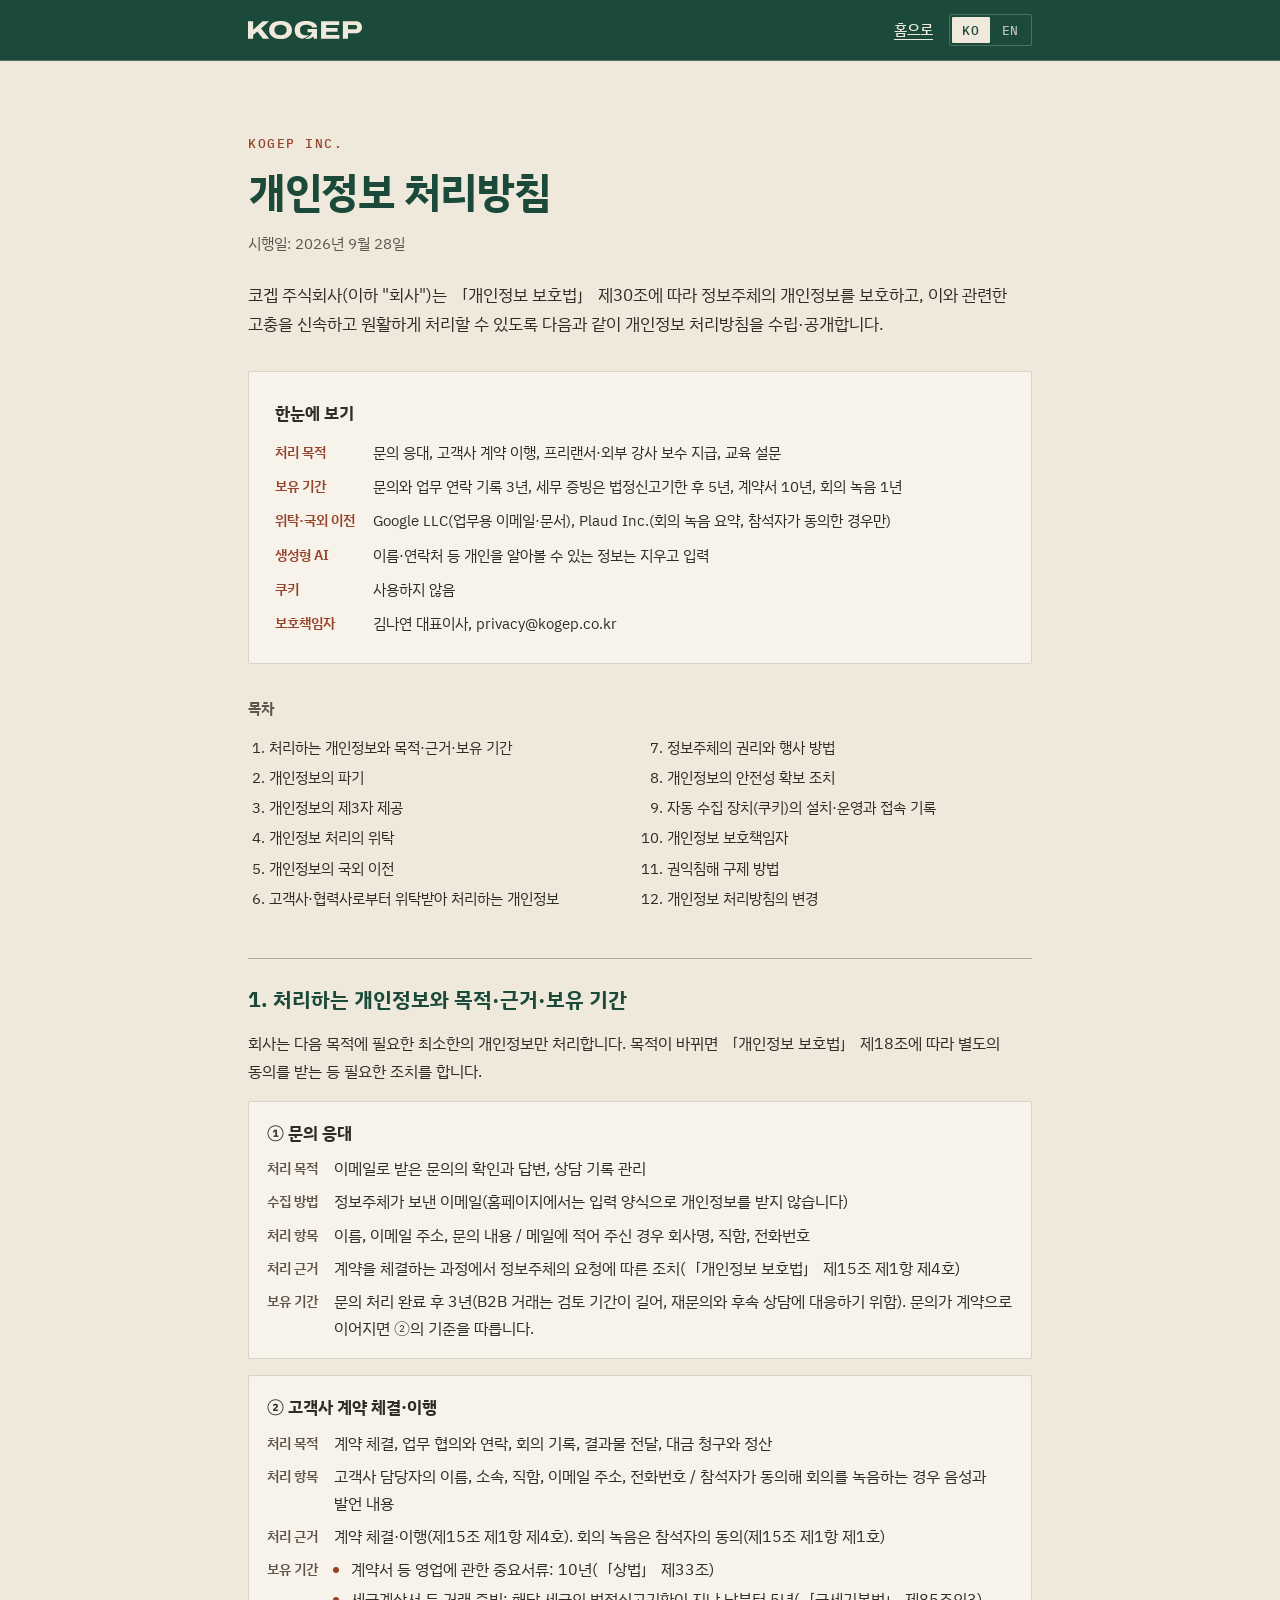
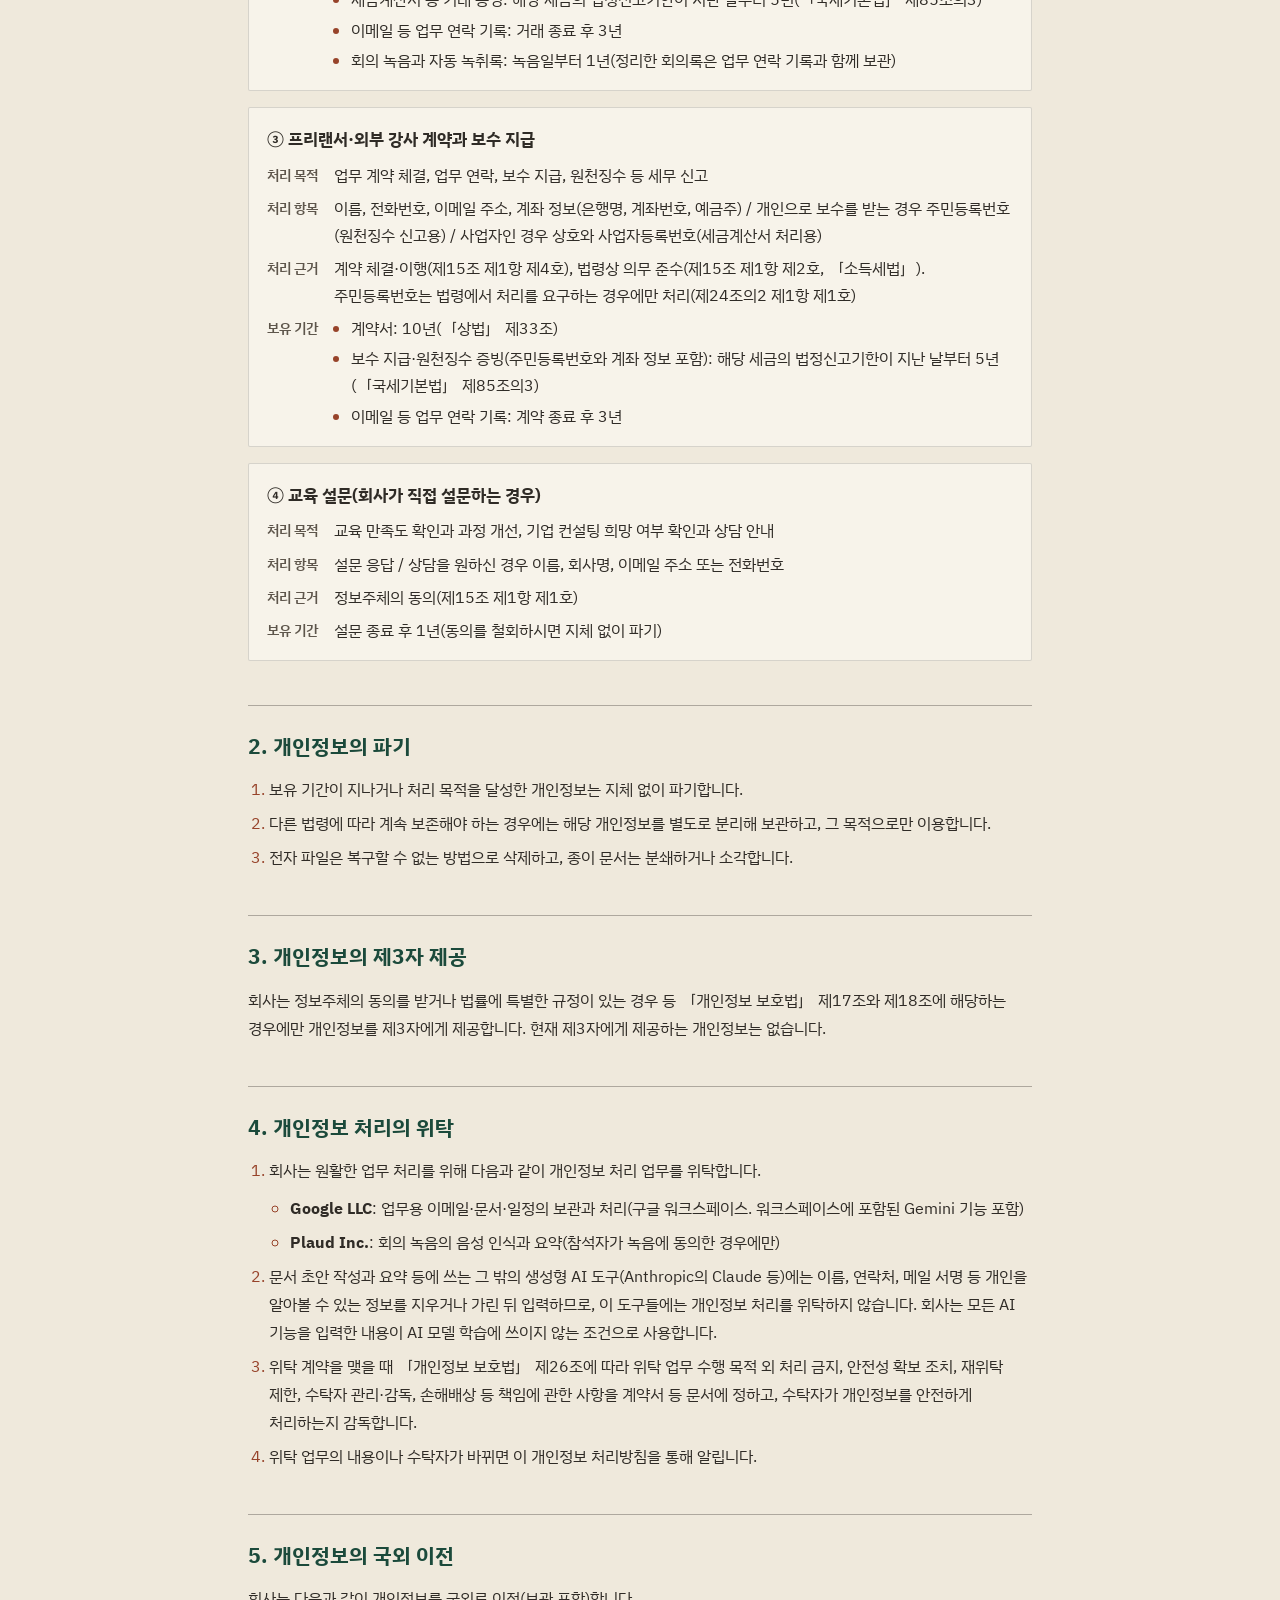
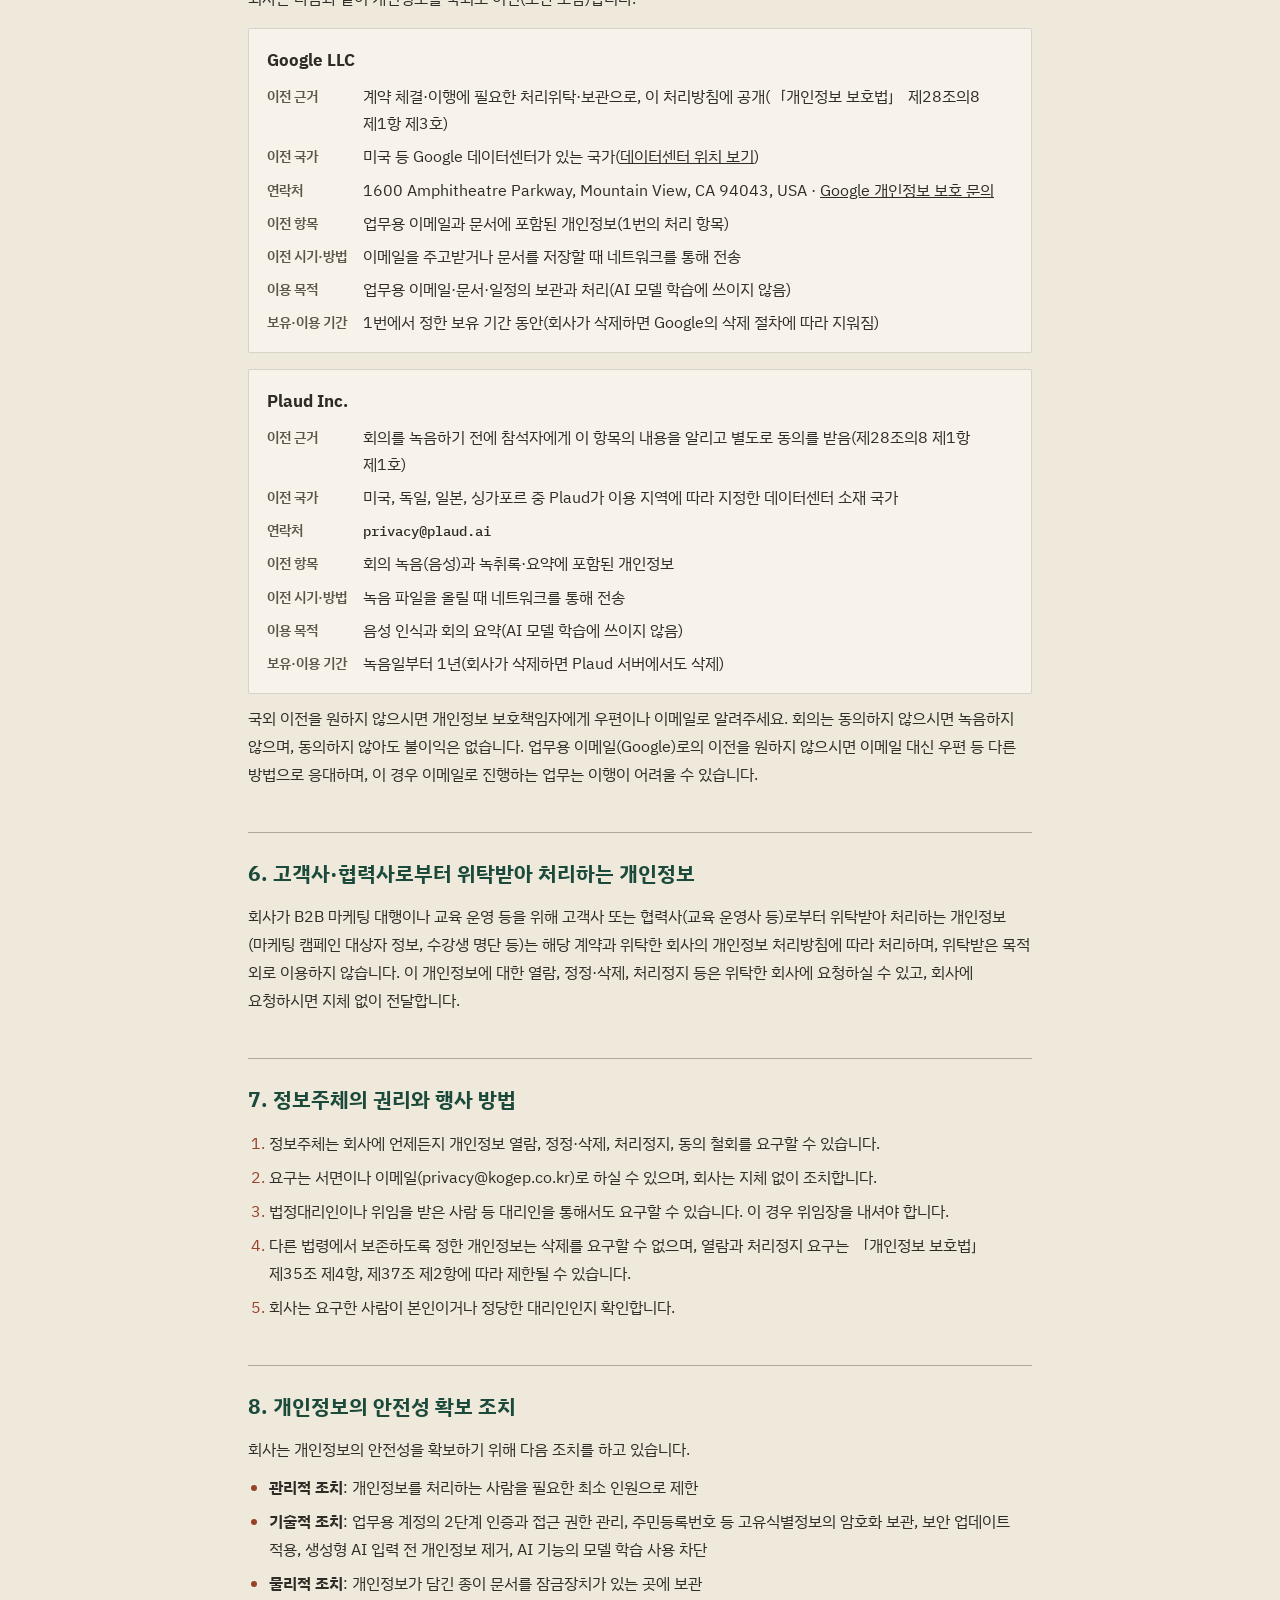
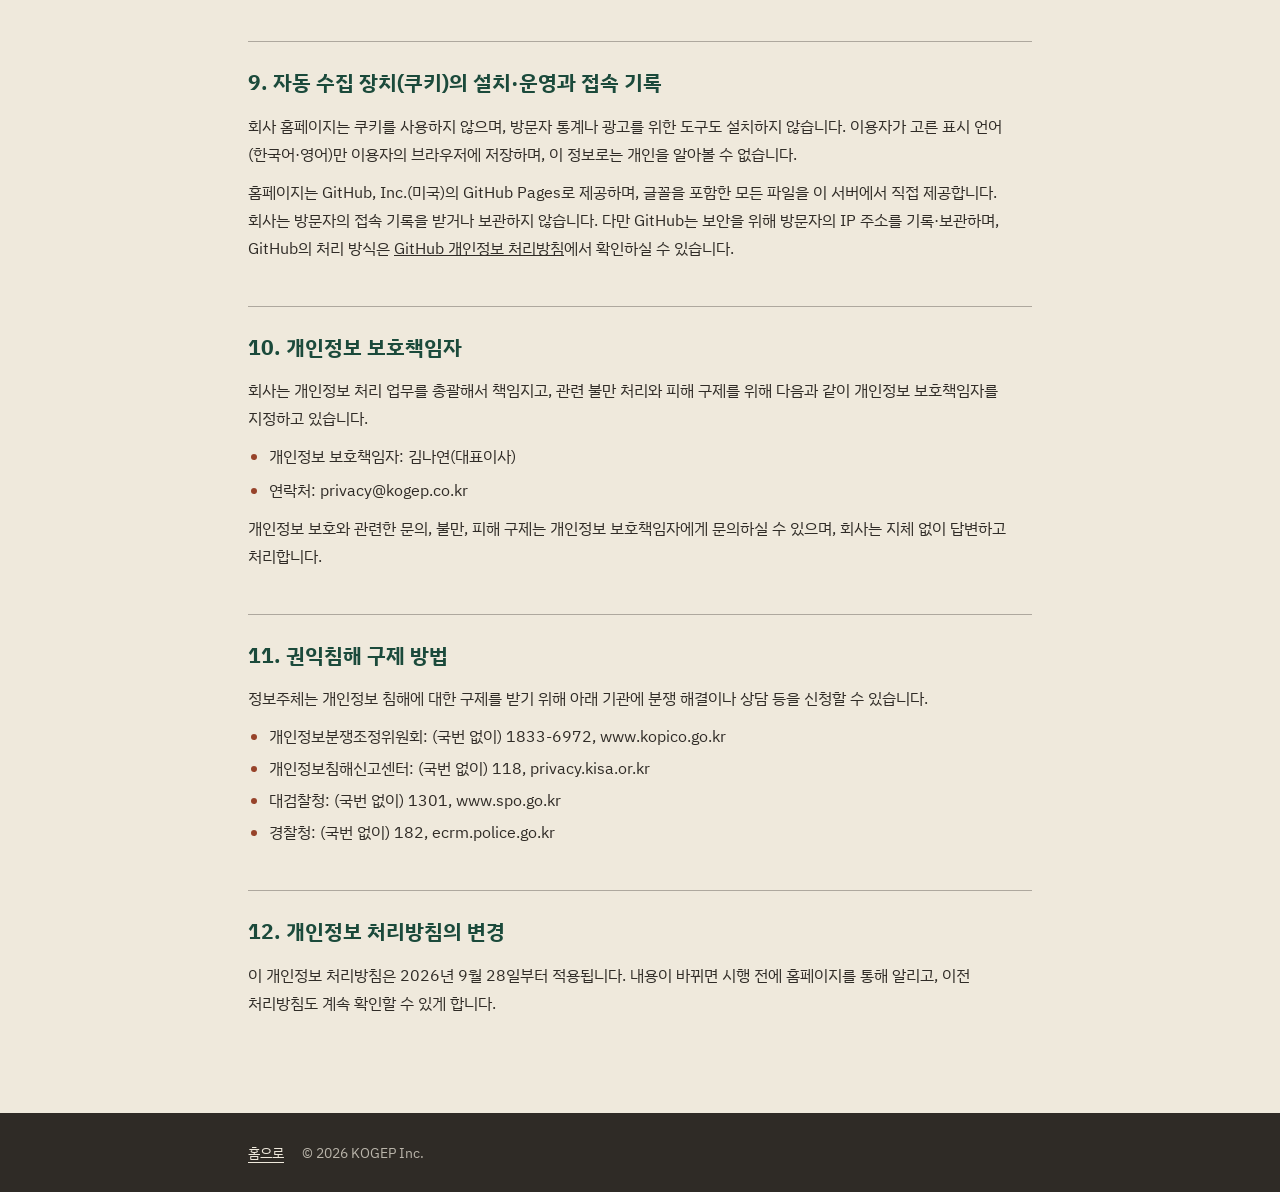
<file: privacy.html>
<!doctype html>
<html lang="ko" data-lang="ko">
<head>
<meta charset="utf-8">
<meta name="viewport" content="width=device-width, initial-scale=1, viewport-fit=cover">
<title>개인정보 처리방침 · KOGEP</title>
<meta name="description" content="코겝 주식회사(KOGEP)의 개인정보 처리방침입니다. 처리하는 개인정보와 목적, 보유 기간, 위탁과 국외 이전, 정보주체의 권리를 안내합니다.">
<link rel="canonical" href="https://www.kogep.co.kr/privacy.html">
<meta property="og:type" content="website">
<meta property="og:site_name" content="KOGEP">
<meta property="og:locale" content="ko_KR">
<meta property="og:title" content="개인정보 처리방침 · KOGEP">
<meta property="og:description" content="코겝 주식회사(KOGEP)의 개인정보 처리방침입니다. 처리하는 개인정보와 목적, 보유 기간, 위탁과 국외 이전, 정보주체의 권리를 안내합니다.">
<meta property="og:url" content="https://www.kogep.co.kr/privacy.html">
<meta property="og:image" content="https://www.kogep.co.kr/assets/og-image.png">
<meta property="og:image:width" content="1200">
<meta property="og:image:height" content="630">
<meta name="twitter:card" content="summary_large_image">
<meta name="theme-color" content="#1B4A3B">
<link rel="icon" href="favicon.svg" type="image/svg+xml">
<link rel="icon" href="favicon-32.png" type="image/png" sizes="32x32">
<link rel="apple-touch-icon" href="apple-touch-icon.png">
<link rel="preload" href="assets/fonts/archivo-latin-wdth-normal.woff2" as="font" type="font/woff2" crossorigin>
<link rel="stylesheet" href="assets/fonts/fonts.css">
<style>
:root{
  color-scheme: light;
  --green:#1B4A3B;
  --terracotta:#B5563A;
  --terracotta-ink:#97432A;
  --terracotta-glow:#E39A7D;
  --ivory:#EFE9DC;
  --ivory-hi:#F7F3EA;
  --ink:#2F2B26;
  --ink-soft:#5E564C;
  --rule:rgba(47,43,38,.16);
  --rule-strong:rgba(47,43,38,.34);
  --on-green:#EFE9DC;
  --on-green-soft:rgba(239,233,220,.76);
  --rule-on-green:rgba(239,233,220,.24);
  --f-display:"Archivo","IBM Plex Sans KR","Apple SD Gothic Neo","Malgun Gothic",sans-serif;
  --f-text:"IBM Plex Sans KR","Apple SD Gothic Neo","Malgun Gothic","Noto Sans KR",sans-serif;
  --f-mono:"IBM Plex Mono",ui-monospace,SFMono-Regular,Menlo,Consolas,monospace;
  --gutter:clamp(16px,4vw,48px);
}
*,*::before,*::after{box-sizing:border-box}
html{scroll-behavior:smooth;padding-top:env(safe-area-inset-top,0px);padding-bottom:env(safe-area-inset-bottom,0px)}
body{margin:0;background:var(--ivory);color:var(--ink);font-family:var(--f-text);font-size:16px;line-height:1.75;word-break:keep-all;overflow-wrap:break-word;-webkit-font-smoothing:antialiased}
h1,h2,h3{text-wrap:balance}
a{color:inherit}
:focus-visible{outline:2px solid var(--terracotta);outline-offset:3px}
.doc-header :focus-visible{outline-color:#E39A7D}
[hidden]{display:none!important}

/* Language toggle: KO default, EN when data-lang="en" */
:root:not([data-lang="en"]) .l[lang="en"],
:root[data-lang="en"] .l[lang="ko"]{display:none!important}

.wrap{max-width:880px;margin-inline:auto;padding-inline:var(--gutter)}

/* Header */
.doc-header{position:sticky;top:0;z-index:10;background:var(--green);color:var(--on-green);border-bottom:1px solid var(--rule-on-green)}
.bar{display:flex;align-items:center;gap:16px;min-height:60px}
.brand{display:flex;align-items:center;padding-block:8px;margin-right:auto;color:var(--on-green)}
.logo-wm{display:block;height:18px;width:auto;aspect-ratio:3112.36/491.36;fill:currentColor}
.home-link{font-size:14.5px;font-weight:500;text-underline-offset:4px}
.lang{display:flex;border:1px solid var(--rule-on-green);border-radius:2px;padding:2px;gap:2px}
.lang button{appearance:none;background:transparent;border:0;border-radius:1px;color:var(--on-green-soft);font-family:var(--f-mono);font-size:12.5px;letter-spacing:.06em;padding:5px 10px;cursor:pointer}
.lang button[aria-pressed="true"]{background:var(--on-green);color:var(--green)}

/* Document */
.doc{padding-block:clamp(40px,6vw,72px) clamp(56px,8vw,96px)}
.kicker{margin:0 0 10px;font-family:var(--f-mono);font-size:12.5px;letter-spacing:.12em;text-transform:uppercase;color:var(--terracotta-ink)}
h1{margin:0;font-size:clamp(30px,4vw,42px);line-height:1.25;color:var(--green);letter-spacing:-.01em}
.meta{margin:14px 0 0;font-size:15px;color:var(--ink-soft)}
.intro{margin:22px 0 0;font-size:17px}
.prevail{margin:14px 0 0;padding:12px 14px;border:1px solid var(--rule-strong);border-radius:2px;font-size:14.5px;color:var(--ink-soft)}

.summary{margin-top:32px;padding:clamp(18px,3vw,26px);background:var(--ivory-hi);border:1px solid var(--rule);border-radius:2px}
.summary h2{margin:0 0 12px;font-size:17px;color:var(--ink)}
.summary dl{display:grid;grid-template-columns:max-content minmax(0,1fr);gap:8px 18px;margin:0}
.summary dt{font-size:14px;font-weight:600;color:var(--terracotta-ink)}
.summary dd{margin:0;font-size:15px}

.toc{margin-top:32px}
.toc h2{margin:0 0 10px;font-size:15px;color:var(--ink-soft)}
.toc ol{margin:0;padding-left:1.4em;columns:2;column-gap:32px;font-size:15px}
.toc li{break-inside:avoid;padding-block:2px}
.toc a{text-decoration:none}
.toc a:hover{text-decoration:underline;text-underline-offset:4px}

.art{margin-top:44px;padding-top:26px;border-top:1px solid var(--rule-strong);scroll-margin-top:76px}
.art h2{margin:0 0 14px;font-size:21px;line-height:1.4;color:var(--green)}
.art h3{margin:22px 0 8px;font-size:17px;color:var(--ink)}
.art p{margin:10px 0 0}
.art ol,.art ul{margin:10px 0 0;padding-left:1.3em}
.art li{margin-top:6px}
.art li::marker{color:var(--terracotta-ink)}

.proc{margin-top:16px;padding:16px 18px;border:1px solid var(--rule);border-radius:2px;background:var(--ivory-hi)}
.proc h3{margin:0 0 8px}
.proc dl{display:grid;grid-template-columns:max-content minmax(0,1fr);gap:6px 16px;margin:0}
.proc dt{font-size:14px;font-weight:600;color:var(--ink-soft);padding-top:1px}
.proc dd{margin:0;font-size:15.5px}
.proc dd .terms{margin:0;padding-left:1.1em}
.proc dd .terms li{margin-top:3px}
.proc dd .terms li:first-child{margin-top:0}

.contacts li{margin-top:4px}
.mono{font-family:var(--f-mono);font-size:.92em}

.doc-footer{background:var(--ink);color:rgba(239,233,220,.72);font-size:13.5px;padding-block:28px}
.doc-footer p{margin:0;display:flex;flex-wrap:wrap;gap:6px 18px}
.doc-footer a{color:var(--ivory);text-underline-offset:4px}

@media (max-width:640px){
  .toc ol{columns:1}
  .summary dl,.proc dl{grid-template-columns:minmax(0,1fr);gap:2px 0}
  .summary dd,.proc dd{margin-bottom:8px}
}
@media (prefers-reduced-motion:reduce){html{scroll-behavior:auto}}
</style>
</head>
<body>

<header class="doc-header">
  <div class="wrap bar">
    <a class="brand" href="index.html" aria-label="KOGEP"><svg class="logo-wm" viewBox="0 0 3112.36 491.36" aria-hidden="true" focusable="false"><path d="M575.55 8.28L398.19 8.28L140.09 238.78L140.09 8.28L0 8.28L0 483.08L140.09 483.08L140.09 381.63L255.34 288.46L406.47 483.08L580.38 483.08L358.86 204.27L575.55 8.28ZM2135.87 293.3L2445.04 293.3L2445.04 192.54L2135.87 192.54L2135.87 112.48L2489.21 112.48L2489.21 8.28L1995.09 8.28L1995.09 483.08L2494.73 483.08L2494.73 378.87L2135.87 378.87L2135.87 293.3ZM2963.65 212.9C2952.83 222.8 2937.08 227.73 2916.37 227.73L2730.74 227.73L2730.74 112.48L2916.37 112.48C2930.18 112.48 2941.67 114.79 2950.88 119.39C2960.08 123.99 2967.21 130.55 2972.27 139.06C2977.33 147.57 2979.86 158.03 2979.86 170.46C2979.86 188.86 2974.45 203.01 2963.65 212.9ZM3092.7 85.92C3079.58 61.76 3061.4 42.79 3038.18 28.98C3014.94 15.18 2987.68 8.28 2956.4 8.28L2590.64 8.28L2590.64 483.08L2730.74 483.08L2730.74 331.94L2955.02 331.94C2986.3 331.94 3013.68 325.16 3037.14 311.58C3060.61 298.02 3079 278.92 3092.35 254.3C3105.69 229.7 3112.36 201.51 3112.36 169.77C3112.36 138.02 3105.81 110.07 3092.7 85.92ZM1055.17 253.27C1055.17 273.97 1051.14 292.72 1043.1 309.51C1035.04 326.31 1023.65 340.46 1008.94 351.95C994.21 363.46 976.61 372.2 956.14 378.18C935.67 384.16 913.01 387.15 888.17 387.15C863.32 387.15 840.78 384.16 820.54 378.18C816.18 376.89 811.97 375.45 807.86 373.91C792.86 368.29 779.47 360.99 767.74 351.95C752.79 340.46 741.4 326.31 733.58 309.51C725.76 292.72 721.85 273.97 721.85 253.27L721.85 236.71C721.85 216.47 725.76 198.06 733.58 181.49C741.4 164.93 752.79 150.91 767.74 139.4C779.47 130.38 792.86 123.08 807.85 117.45C811.97 115.91 816.18 114.46 820.54 113.18C840.78 107.2 863.32 104.2 888.17 104.2C913.01 104.2 935.67 107.2 956.14 113.18C976.61 119.16 994.21 127.91 1008.94 139.4C1023.65 150.91 1035.04 164.93 1043.1 181.49C1051.14 198.06 1055.17 216.47 1055.17 236.71L1055.17 253.27ZM1162.14 113.52C1136.83 76.95 1100.95 48.89 1054.48 29.33C1031.09 19.49 1005.41 12.13 977.48 7.24C961.52 4.45 944.81 2.49 927.38 1.31C914.69 0.45 901.64 0 888.17 0C824.68 0 769.58 9.78 722.89 29.33C676.19 48.89 640.18 76.95 614.88 113.52C589.58 150.1 576.93 194.16 576.93 245.68C576.93 297.21 589.58 341.26 614.88 377.83C640.18 414.41 676.19 442.48 722.89 462.03C769.58 481.59 824.68 491.36 888.17 491.36C901.64 491.36 914.7 490.9 927.38 490.05C944.82 488.87 961.53 486.91 977.48 484.12C1005.42 479.23 1031.09 471.87 1054.48 462.03C1100.95 442.48 1136.83 414.41 1162.14 377.83C1187.44 341.26 1200.1 297.21 1200.1 245.68C1200.1 194.16 1187.44 150.1 1162.14 113.52ZM1664.57 380.13C1642.42 384.8 1616.67 387.15 1587.24 387.15C1551.35 387.15 1520.99 382.56 1496.14 373.35C1471.3 364.15 1452.43 349.78 1439.55 330.22C1426.67 310.67 1420.23 285.25 1420.23 253.96L1420.23 237.4C1420.23 215.31 1424.25 195.99 1432.31 179.43C1440.35 162.87 1452.2 148.95 1467.85 137.68C1483.48 126.41 1502.35 118.01 1524.44 112.48C1546.52 106.97 1571.37 104.2 1598.97 104.2C1618.29 104.2 1636.69 105.7 1654.18 108.69C1657.56 109.27 1660.81 109.95 1664.05 110.65C1677.58 113.53 1689.97 117.33 1701.1 122.15C1714.91 128.13 1725.83 135.84 1733.89 145.27C1741.93 154.7 1745.96 165.87 1745.96 178.74L1751.76 178.74L1882.6 178.74C1882.6 148.84 1875.36 122.73 1860.86 100.41C1846.37 78.1 1825.9 59.59 1799.45 44.86C1772.99 30.14 1742.17 18.98 1706.97 11.39C1671.78 3.8 1633.7 0 1592.76 0C1580.28 0 1568.25 0.44 1556.44 1.09C1536.69 2.18 1517.78 4.09 1499.9 7.01C1471.71 11.61 1445.83 18.47 1422.3 27.61C1374.91 46.01 1338.68 73.5 1313.61 110.07C1288.53 146.65 1276 191.85 1276 245.68C1276 328.49 1300.03 390.15 1348.11 430.63C1383.36 460.32 1431.6 479.07 1492.71 486.99C1564.75 460.87 1624.22 423.98 1664.57 380.13Z"/><path class="logo-arrow" d="M1766.19 218.07L1762.17 218.07L1625.83 218.07L1625.83 308.48L1753.29 308.48C1726.87 382.85 1654.48 447.33 1554.32 491.22C1557.69 491.27 1561.03 491.36 1564.46 491.36C1595.75 491.36 1624.96 489.05 1652.11 484.46C1679.25 479.86 1704.21 472.72 1726.98 463.06C1749.76 453.4 1770.12 441.22 1788.06 426.49L1801.17 483.08L1883.29 483.08L1883.29 218.07L1766.19 218.07Z"/></svg></a>
    <a class="home-link" href="index.html"><span class="l" lang="ko">홈으로</span><span class="l" lang="en">Home</span></a>
    <div class="lang" role="group" id="lang-group" aria-label="언어 선택">
      <button type="button" data-set-lang="ko" aria-pressed="true" lang="ko">KO</button>
      <button type="button" data-set-lang="en" aria-pressed="false" lang="en">EN</button>
    </div>
  </div>
</header>

<main class="wrap doc">

<!-- ===================== 한국어 ===================== -->
<article class="l" lang="ko">
  <p class="kicker">KOGEP Inc.</p>
  <h1>개인정보 처리방침</h1>
  <p class="meta">시행일: 2026년 9월 28일</p>
  <p class="intro">코겝 주식회사(이하 "회사")는 「개인정보 보호법」 제30조에 따라 정보주체의 개인정보를 보호하고, 이와 관련한 고충을 신속하고 원활하게 처리할 수 있도록 다음과 같이 개인정보 처리방침을 수립·공개합니다.</p>

  <section class="summary" aria-labelledby="ko-summary">
    <h2 id="ko-summary">한눈에 보기</h2>
    <dl>
      <dt>처리 목적</dt><dd>문의 응대, 고객사 계약 이행, 프리랜서·외부 강사 보수 지급, 교육 설문</dd>
      <dt>보유 기간</dt><dd>문의와 업무 연락 기록 3년, 세무 증빙은 법정신고기한 후 5년, 계약서 10년, 회의 녹음 1년</dd>
      <dt>위탁·국외 이전</dt><dd>Google LLC(업무용 이메일·문서), Plaud Inc.(회의 녹음 요약, 참석자가 동의한 경우만)</dd>
      <dt>생성형 AI</dt><dd>이름·연락처 등 개인을 알아볼 수 있는 정보는 지우고 입력</dd>
      <dt>쿠키</dt><dd>사용하지 않음</dd>
      <dt>보호책임자</dt><dd>김나연 대표이사, privacy@kogep.co.kr</dd>
    </dl>
  </section>

  <nav class="toc" aria-labelledby="ko-toc">
    <h2 id="ko-toc">목차</h2>
    <ol>
      <li><a href="#ko-1">처리하는 개인정보와 목적·근거·보유 기간</a></li>
      <li><a href="#ko-2">개인정보의 파기</a></li>
      <li><a href="#ko-3">개인정보의 제3자 제공</a></li>
      <li><a href="#ko-4">개인정보 처리의 위탁</a></li>
      <li><a href="#ko-5">개인정보의 국외 이전</a></li>
      <li><a href="#ko-6">고객사·협력사로부터 위탁받아 처리하는 개인정보</a></li>
      <li><a href="#ko-7">정보주체의 권리와 행사 방법</a></li>
      <li><a href="#ko-8">개인정보의 안전성 확보 조치</a></li>
      <li><a href="#ko-9">자동 수집 장치(쿠키)의 설치·운영과 접속 기록</a></li>
      <li><a href="#ko-10">개인정보 보호책임자</a></li>
      <li><a href="#ko-11">권익침해 구제 방법</a></li>
      <li><a href="#ko-12">개인정보 처리방침의 변경</a></li>
    </ol>
  </nav>

  <section class="art" id="ko-1">
    <h2>1. 처리하는 개인정보와 목적·근거·보유 기간</h2>
    <p>회사는 다음 목적에 필요한 최소한의 개인정보만 처리합니다. 목적이 바뀌면 「개인정보 보호법」 제18조에 따라 별도의 동의를 받는 등 필요한 조치를 합니다.</p>

    <div class="proc">
      <h3>① 문의 응대</h3>
      <dl>
        <dt>처리 목적</dt><dd>이메일로 받은 문의의 확인과 답변, 상담 기록 관리</dd>
        <dt>수집 방법</dt><dd>정보주체가 보낸 이메일(홈페이지에서는 입력 양식으로 개인정보를 받지 않습니다)</dd>
        <dt>처리 항목</dt><dd>이름, 이메일 주소, 문의 내용 / 메일에 적어 주신 경우 회사명, 직함, 전화번호</dd>
        <dt>처리 근거</dt><dd>계약을 체결하는 과정에서 정보주체의 요청에 따른 조치(「개인정보 보호법」 제15조 제1항 제4호)</dd>
        <dt>보유 기간</dt><dd>문의 처리 완료 후 3년(B2B 거래는 검토 기간이 길어, 재문의와 후속 상담에 대응하기 위함). 문의가 계약으로 이어지면 ②의 기준을 따릅니다.</dd>
      </dl>
    </div>

    <div class="proc">
      <h3>② 고객사 계약 체결·이행</h3>
      <dl>
        <dt>처리 목적</dt><dd>계약 체결, 업무 협의와 연락, 회의 기록, 결과물 전달, 대금 청구와 정산</dd>
        <dt>처리 항목</dt><dd>고객사 담당자의 이름, 소속, 직함, 이메일 주소, 전화번호 / 참석자가 동의해 회의를 녹음하는 경우 음성과 발언 내용</dd>
        <dt>처리 근거</dt><dd>계약 체결·이행(제15조 제1항 제4호). 회의 녹음은 참석자의 동의(제15조 제1항 제1호)</dd>
        <dt>보유 기간</dt><dd>
          <ul class="terms">
            <li>계약서 등 영업에 관한 중요서류: 10년(「상법」 제33조)</li>
            <li>세금계산서 등 거래 증빙: 해당 세금의 법정신고기한이 지난 날부터 5년(「국세기본법」 제85조의3)</li>
            <li>이메일 등 업무 연락 기록: 거래 종료 후 3년</li>
            <li>회의 녹음과 자동 녹취록: 녹음일부터 1년(정리한 회의록은 업무 연락 기록과 함께 보관)</li>
          </ul>
        </dd>
      </dl>
    </div>

    <div class="proc">
      <h3>③ 프리랜서·외부 강사 계약과 보수 지급</h3>
      <dl>
        <dt>처리 목적</dt><dd>업무 계약 체결, 업무 연락, 보수 지급, 원천징수 등 세무 신고</dd>
        <dt>처리 항목</dt><dd>이름, 전화번호, 이메일 주소, 계좌 정보(은행명, 계좌번호, 예금주) / 개인으로 보수를 받는 경우 주민등록번호(원천징수 신고용) / 사업자인 경우 상호와 사업자등록번호(세금계산서 처리용)</dd>
        <dt>처리 근거</dt><dd>계약 체결·이행(제15조 제1항 제4호), 법령상 의무 준수(제15조 제1항 제2호, 「소득세법」). 주민등록번호는 법령에서 처리를 요구하는 경우에만 처리(제24조의2 제1항 제1호)</dd>
        <dt>보유 기간</dt><dd>
          <ul class="terms">
            <li>계약서: 10년(「상법」 제33조)</li>
            <li>보수 지급·원천징수 증빙(주민등록번호와 계좌 정보 포함): 해당 세금의 법정신고기한이 지난 날부터 5년(「국세기본법」 제85조의3)</li>
            <li>이메일 등 업무 연락 기록: 계약 종료 후 3년</li>
          </ul>
        </dd>
      </dl>
    </div>

    <div class="proc">
      <h3>④ 교육 설문(회사가 직접 설문하는 경우)</h3>
      <dl>
        <dt>처리 목적</dt><dd>교육 만족도 확인과 과정 개선, 기업 컨설팅 희망 여부 확인과 상담 안내</dd>
        <dt>처리 항목</dt><dd>설문 응답 / 상담을 원하신 경우 이름, 회사명, 이메일 주소 또는 전화번호</dd>
        <dt>처리 근거</dt><dd>정보주체의 동의(제15조 제1항 제1호)</dd>
        <dt>보유 기간</dt><dd>설문 종료 후 1년(동의를 철회하시면 지체 없이 파기)</dd>
      </dl>
    </div>
  </section>

  <section class="art" id="ko-2">
    <h2>2. 개인정보의 파기</h2>
    <ol>
      <li>보유 기간이 지나거나 처리 목적을 달성한 개인정보는 지체 없이 파기합니다.</li>
      <li>다른 법령에 따라 계속 보존해야 하는 경우에는 해당 개인정보를 별도로 분리해 보관하고, 그 목적으로만 이용합니다.</li>
      <li>전자 파일은 복구할 수 없는 방법으로 삭제하고, 종이 문서는 분쇄하거나 소각합니다.</li>
    </ol>
  </section>

  <section class="art" id="ko-3">
    <h2>3. 개인정보의 제3자 제공</h2>
    <p>회사는 정보주체의 동의를 받거나 법률에 특별한 규정이 있는 경우 등 「개인정보 보호법」 제17조와 제18조에 해당하는 경우에만 개인정보를 제3자에게 제공합니다. 현재 제3자에게 제공하는 개인정보는 없습니다.</p>
  </section>

  <section class="art" id="ko-4">
    <h2>4. 개인정보 처리의 위탁</h2>
    <ol>
      <li>회사는 원활한 업무 처리를 위해 다음과 같이 개인정보 처리 업무를 위탁합니다.
        <ul>
          <li><strong>Google LLC</strong>: 업무용 이메일·문서·일정의 보관과 처리(구글 워크스페이스. 워크스페이스에 포함된 Gemini 기능 포함)</li>
          <li><strong>Plaud Inc.</strong>: 회의 녹음의 음성 인식과 요약(참석자가 녹음에 동의한 경우에만)</li>
        </ul>
      </li>
      <li>문서 초안 작성과 요약 등에 쓰는 그 밖의 생성형 AI 도구(Anthropic의 Claude 등)에는 이름, 연락처, 메일 서명 등 개인을 알아볼 수 있는 정보를 지우거나 가린 뒤 입력하므로, 이 도구들에는 개인정보 처리를 위탁하지 않습니다. 회사는 모든 AI 기능을 입력한 내용이 AI 모델 학습에 쓰이지 않는 조건으로 사용합니다.</li>
      <li>위탁 계약을 맺을 때 「개인정보 보호법」 제26조에 따라 위탁 업무 수행 목적 외 처리 금지, 안전성 확보 조치, 재위탁 제한, 수탁자 관리·감독, 손해배상 등 책임에 관한 사항을 계약서 등 문서에 정하고, 수탁자가 개인정보를 안전하게 처리하는지 감독합니다.</li>
      <li>위탁 업무의 내용이나 수탁자가 바뀌면 이 개인정보 처리방침을 통해 알립니다.</li>
    </ol>
  </section>

  <section class="art" id="ko-5">
    <h2>5. 개인정보의 국외 이전</h2>
    <p>회사는 다음과 같이 개인정보를 국외로 이전(보관 포함)합니다.</p>

    <div class="proc">
      <h3>Google LLC</h3>
      <dl>
        <dt>이전 근거</dt><dd>계약 체결·이행에 필요한 처리위탁·보관으로, 이 처리방침에 공개(「개인정보 보호법」 제28조의8 제1항 제3호)</dd>
        <dt>이전 국가</dt><dd>미국 등 Google 데이터센터가 있는 국가(<a href="https://datacenters.google/locations/" target="_blank" rel="noopener">데이터센터 위치 보기</a>)</dd>
        <dt>연락처</dt><dd>1600 Amphitheatre Parkway, Mountain View, CA 94043, USA · <a href="https://support.google.com/policies/contact/general_privacy_form" target="_blank" rel="noopener">Google 개인정보 보호 문의</a></dd>
        <dt>이전 항목</dt><dd>업무용 이메일과 문서에 포함된 개인정보(1번의 처리 항목)</dd>
        <dt>이전 시기·방법</dt><dd>이메일을 주고받거나 문서를 저장할 때 네트워크를 통해 전송</dd>
        <dt>이용 목적</dt><dd>업무용 이메일·문서·일정의 보관과 처리(AI 모델 학습에 쓰이지 않음)</dd>
        <dt>보유·이용 기간</dt><dd>1번에서 정한 보유 기간 동안(회사가 삭제하면 Google의 삭제 절차에 따라 지워짐)</dd>
      </dl>
    </div>

    <div class="proc">
      <h3>Plaud Inc.</h3>
      <dl>
        <dt>이전 근거</dt><dd>회의를 녹음하기 전에 참석자에게 이 항목의 내용을 알리고 별도로 동의를 받음(제28조의8 제1항 제1호)</dd>
        <dt>이전 국가</dt><dd>미국, 독일, 일본, 싱가포르 중 Plaud가 이용 지역에 따라 지정한 데이터센터 소재 국가</dd>
        <dt>연락처</dt><dd><span class="mono">privacy@plaud.ai</span></dd>
        <dt>이전 항목</dt><dd>회의 녹음(음성)과 녹취록·요약에 포함된 개인정보</dd>
        <dt>이전 시기·방법</dt><dd>녹음 파일을 올릴 때 네트워크를 통해 전송</dd>
        <dt>이용 목적</dt><dd>음성 인식과 회의 요약(AI 모델 학습에 쓰이지 않음)</dd>
        <dt>보유·이용 기간</dt><dd>녹음일부터 1년(회사가 삭제하면 Plaud 서버에서도 삭제)</dd>
      </dl>
    </div>

    <p>국외 이전을 원하지 않으시면 개인정보 보호책임자에게 우편이나 이메일로 알려주세요. 회의는 동의하지 않으시면 녹음하지 않으며, 동의하지 않아도 불이익은 없습니다. 업무용 이메일(Google)로의 이전을 원하지 않으시면 이메일 대신 우편 등 다른 방법으로 응대하며, 이 경우 이메일로 진행하는 업무는 이행이 어려울 수 있습니다.</p>
  </section>

  <section class="art" id="ko-6">
    <h2>6. 고객사·협력사로부터 위탁받아 처리하는 개인정보</h2>
    <p>회사가 B2B 마케팅 대행이나 교육 운영 등을 위해 고객사 또는 협력사(교육 운영사 등)로부터 위탁받아 처리하는 개인정보(마케팅 캠페인 대상자 정보, 수강생 명단 등)는 해당 계약과 위탁한 회사의 개인정보 처리방침에 따라 처리하며, 위탁받은 목적 외로 이용하지 않습니다. 이 개인정보에 대한 열람, 정정·삭제, 처리정지 등은 위탁한 회사에 요청하실 수 있고, 회사에 요청하시면 지체 없이 전달합니다.</p>
  </section>

  <section class="art" id="ko-7">
    <h2>7. 정보주체의 권리와 행사 방법</h2>
    <ol>
      <li>정보주체는 회사에 언제든지 개인정보 열람, 정정·삭제, 처리정지, 동의 철회를 요구할 수 있습니다.</li>
      <li>요구는 서면이나 이메일(privacy@kogep.co.kr)로 하실 수 있으며, 회사는 지체 없이 조치합니다.</li>
      <li>법정대리인이나 위임을 받은 사람 등 대리인을 통해서도 요구할 수 있습니다. 이 경우 위임장을 내셔야 합니다.</li>
      <li>다른 법령에서 보존하도록 정한 개인정보는 삭제를 요구할 수 없으며, 열람과 처리정지 요구는 「개인정보 보호법」 제35조 제4항, 제37조 제2항에 따라 제한될 수 있습니다.</li>
      <li>회사는 요구한 사람이 본인이거나 정당한 대리인인지 확인합니다.</li>
    </ol>
  </section>

  <section class="art" id="ko-8">
    <h2>8. 개인정보의 안전성 확보 조치</h2>
    <p>회사는 개인정보의 안전성을 확보하기 위해 다음 조치를 하고 있습니다.</p>
    <ul>
      <li><strong>관리적 조치</strong>: 개인정보를 처리하는 사람을 필요한 최소 인원으로 제한</li>
      <li><strong>기술적 조치</strong>: 업무용 계정의 2단계 인증과 접근 권한 관리, 주민등록번호 등 고유식별정보의 암호화 보관, 보안 업데이트 적용, 생성형 AI 입력 전 개인정보 제거, AI 기능의 모델 학습 사용 차단</li>
      <li><strong>물리적 조치</strong>: 개인정보가 담긴 종이 문서를 잠금장치가 있는 곳에 보관</li>
    </ul>
  </section>

  <section class="art" id="ko-9">
    <h2>9. 자동 수집 장치(쿠키)의 설치·운영과 접속 기록</h2>
    <p>회사 홈페이지는 쿠키를 사용하지 않으며, 방문자 통계나 광고를 위한 도구도 설치하지 않습니다. 이용자가 고른 표시 언어(한국어·영어)만 이용자의 브라우저에 저장하며, 이 정보로는 개인을 알아볼 수 없습니다.</p>
    <p>홈페이지는 GitHub, Inc.(미국)의 GitHub Pages로 제공하며, 글꼴을 포함한 모든 파일을 이 서버에서 직접 제공합니다. 회사는 방문자의 접속 기록을 받거나 보관하지 않습니다. 다만 GitHub는 보안을 위해 방문자의 IP 주소를 기록·보관하며, GitHub의 처리 방식은 <a href="https://docs.github.com/en/site-policy/privacy-policies/github-general-privacy-statement" target="_blank" rel="noopener">GitHub 개인정보 처리방침</a>에서 확인하실 수 있습니다.</p>
  </section>

  <section class="art" id="ko-10">
    <h2>10. 개인정보 보호책임자</h2>
    <p>회사는 개인정보 처리 업무를 총괄해서 책임지고, 관련 불만 처리와 피해 구제를 위해 다음과 같이 개인정보 보호책임자를 지정하고 있습니다.</p>
    <ul>
      <li>개인정보 보호책임자: 김나연(대표이사)</li>
      <li>연락처: privacy@kogep.co.kr</li>
    </ul>
    <p>개인정보 보호와 관련한 문의, 불만, 피해 구제는 개인정보 보호책임자에게 문의하실 수 있으며, 회사는 지체 없이 답변하고 처리합니다.</p>
  </section>

  <section class="art" id="ko-11">
    <h2>11. 권익침해 구제 방법</h2>
    <p>정보주체는 개인정보 침해에 대한 구제를 받기 위해 아래 기관에 분쟁 해결이나 상담 등을 신청할 수 있습니다.</p>
    <ul class="contacts">
      <li>개인정보분쟁조정위원회: (국번 없이) 1833-6972, www.kopico.go.kr</li>
      <li>개인정보침해신고센터: (국번 없이) 118, privacy.kisa.or.kr</li>
      <li>대검찰청: (국번 없이) 1301, www.spo.go.kr</li>
      <li>경찰청: (국번 없이) 182, ecrm.police.go.kr</li>
    </ul>
  </section>

  <section class="art" id="ko-12">
    <h2>12. 개인정보 처리방침의 변경</h2>
    <p>이 개인정보 처리방침은 2026년 9월 28일부터 적용됩니다. 내용이 바뀌면 시행 전에 홈페이지를 통해 알리고, 이전 처리방침도 계속 확인할 수 있게 합니다.</p>
  </section>
</article>

<!-- ===================== English ===================== -->
<article class="l" lang="en">
  <p class="kicker">KOGEP Inc.</p>
  <h1>Privacy Policy</h1>
  <p class="meta">Effective date: September 28, 2026</p>
  <p class="prevail">This English version is provided for convenience. If it differs from the Korean version, the Korean version prevails.</p>
  <p class="intro">KOGEP Inc. ("the Company") establishes and discloses this Privacy Policy under Article 30 of Korea's Personal Information Protection Act (PIPA) to protect personal information and to handle related complaints promptly.</p>

  <section class="summary" aria-labelledby="en-summary">
    <h2 id="en-summary">At a glance</h2>
    <dl>
      <dt>Purposes</dt><dd>Responding to inquiries, performing client contracts, paying freelancers and external instructors, training surveys</dd>
      <dt>Retention</dt><dd>Inquiries and business correspondence: 3 years. Tax records: 5 years after the filing deadline. Contracts: 10 years. Meeting recordings: 1 year</dd>
      <dt>Processors and transfers</dt><dd>Google LLC (business email and documents), Plaud Inc. (meeting transcription, only with attendees' consent)</dd>
      <dt>Generative AI</dt><dd>Names, contact details and other identifying information are removed before input</dd>
      <dt>Cookies</dt><dd>Not used</dd>
      <dt>Privacy officer</dt><dd>Nayeon Kim, CEO, privacy@kogep.co.kr</dd>
    </dl>
  </section>

  <nav class="toc" aria-labelledby="en-toc">
    <h2 id="en-toc">Contents</h2>
    <ol>
      <li><a href="#en-1">Information we process, purposes, legal bases and retention</a></li>
      <li><a href="#en-2">Destruction</a></li>
      <li><a href="#en-3">Provision to third parties</a></li>
      <li><a href="#en-4">Outsourcing of processing</a></li>
      <li><a href="#en-5">Transfers outside Korea</a></li>
      <li><a href="#en-6">Information processed on behalf of clients and partners</a></li>
      <li><a href="#en-7">Your rights</a></li>
      <li><a href="#en-8">Security measures</a></li>
      <li><a href="#en-9">Cookies and access logs</a></li>
      <li><a href="#en-10">Privacy officer</a></li>
      <li><a href="#en-11">Remedies</a></li>
      <li><a href="#en-12">Changes to this policy</a></li>
    </ol>
  </nav>

  <section class="art" id="en-1">
    <h2>1. Information we process, purposes, legal bases and retention</h2>
    <p>We process only the minimum personal information needed for the purposes below. If a purpose changes, we take the steps PIPA Article 18 requires, such as obtaining separate consent.</p>

    <div class="proc">
      <h3>(1) Inquiries</h3>
      <dl>
        <dt>Purpose</dt><dd>Reviewing and answering inquiries received by email and keeping a record of them</dd>
        <dt>How collected</dt><dd>Emails you send us (the website has no forms that collect personal information)</dd>
        <dt>Items</dt><dd>Name, email address, message; company, job title and phone number if you include them</dd>
        <dt>Legal basis</dt><dd>Steps taken at your request in the course of entering into a contract (PIPA Art. 15(1)4)</dd>
        <dt>Retention</dt><dd>3 years after the inquiry is resolved (B2B purchases take time to evaluate, so we keep records to handle follow-up questions and consultations). If an inquiry leads to a contract, section (2) applies.</dd>
      </dl>
    </div>

    <div class="proc">
      <h3>(2) Client contracts</h3>
      <dl>
        <dt>Purpose</dt><dd>Signing and performing contracts, business communication, meeting records, delivering work, invoicing and settlement</dd>
        <dt>Items</dt><dd>Client contact's name, organization, job title, email address and phone number; voice and what is said, if attendees agree to a meeting being recorded</dd>
        <dt>Legal basis</dt><dd>Signing and performing a contract (Art. 15(1)4). Meeting recordings are made with attendees' consent (Art. 15(1)1)</dd>
        <dt>Retention</dt><dd>
          <ul class="terms">
            <li>Contracts and other important business documents: 10 years (Commercial Act, Art. 33)</li>
            <li>Tax invoices and other transaction records: 5 years after the statutory filing deadline for the relevant tax (Framework Act on National Taxes, Art. 85-3)</li>
            <li>Business correspondence such as email: 3 years after the business relationship ends</li>
            <li>Meeting recordings and automatic transcripts: 1 year from the recording date (written meeting notes are kept with business correspondence)</li>
          </ul>
        </dd>
      </dl>
    </div>

    <div class="proc">
      <h3>(3) Freelancers and external instructors</h3>
      <dl>
        <dt>Purpose</dt><dd>Service contracts, communication, payment, tax withholding and filing</dd>
        <dt>Items</dt><dd>Name, phone number, email address, bank account details (bank, account number, holder); resident registration number if paid as an individual (for tax withholding); business name and business registration number if paid as a business (for tax invoices)</dd>
        <dt>Legal basis</dt><dd>Signing and performing a contract (Art. 15(1)4) and legal obligations (Art. 15(1)2, Income Tax Act). Resident registration numbers are processed only where the law requires it (Art. 24-2(1)1)</dd>
        <dt>Retention</dt><dd>
          <ul class="terms">
            <li>Contracts: 10 years (Commercial Act, Art. 33)</li>
            <li>Payment and tax withholding records (including resident registration numbers and bank details): 5 years after the statutory filing deadline for the relevant tax (Framework Act on National Taxes, Art. 85-3)</li>
            <li>Business correspondence such as email: 3 years after the contract ends</li>
          </ul>
        </dd>
      </dl>
    </div>

    <div class="proc">
      <h3>(4) Training surveys (when we run the survey ourselves)</h3>
      <dl>
        <dt>Purpose</dt><dd>Checking satisfaction, improving courses, and asking whether participants want corporate consulting, then following up with those who do</dd>
        <dt>Items</dt><dd>Survey answers; if you want a consultation, your name, company, and email address or phone number</dd>
        <dt>Legal basis</dt><dd>Your consent (Art. 15(1)1)</dd>
        <dt>Retention</dt><dd>1 year after the survey closes; destroyed without delay if you withdraw consent</dd>
      </dl>
    </div>
  </section>

  <section class="art" id="en-2">
    <h2>2. Destruction</h2>
    <ol>
      <li>We destroy personal information without delay once its retention period ends or its purpose has been achieved.</li>
      <li>Where another law requires us to keep it, we store it separately and use it only for that purpose.</li>
      <li>Electronic files are deleted so they cannot be recovered. Paper documents are shredded or incinerated.</li>
    </ol>
  </section>

  <section class="art" id="en-3">
    <h2>3. Provision to third parties</h2>
    <p>We provide personal information to third parties only in the cases set out in PIPA Articles 17 and 18, such as with your consent or where a law specifically allows it. We currently provide no personal information to third parties.</p>
  </section>

  <section class="art" id="en-4">
    <h2>4. Outsourcing of processing</h2>
    <ol>
      <li>We outsource the following processing:
        <ul>
          <li><strong>Google LLC</strong>: storing and processing business email, documents and calendars (Google Workspace, including the Gemini features built into Workspace)</li>
          <li><strong>Plaud Inc.</strong>: speech recognition and summaries of meeting recordings (only when attendees agree to the recording)</li>
        </ul>
      </li>
      <li>When we use other generative AI tools (such as Anthropic's Claude) for drafting and summarizing, we remove or mask names, contact details, email signatures and anything else that could identify a person before entering it, so we do not outsource the processing of personal information to these tools. We use all AI features only on terms under which our inputs are not used to train AI models.</li>
      <li>Under PIPA Article 26, our outsourcing agreements set out the processor's obligations, including no processing beyond the outsourced purpose, security measures, limits on sub-processing, supervision and liability. We supervise processors to make sure they handle personal information safely.</li>
      <li>If the outsourced work or the processor changes, we will announce it in this policy.</li>
    </ol>
  </section>

  <section class="art" id="en-5">
    <h2>5. Transfers outside Korea</h2>
    <p>We transfer (including store) personal information outside Korea as follows.</p>

    <div class="proc">
      <h3>Google LLC</h3>
      <dl>
        <dt>Legal basis</dt><dd>Outsourcing and storage needed to enter into and perform contracts, disclosed in this policy (PIPA Art. 28-8(1)3)</dd>
        <dt>Country</dt><dd>United States and other countries where Google operates data centers (<a href="https://datacenters.google/locations/" target="_blank" rel="noopener">see data center locations</a>)</dd>
        <dt>Contact</dt><dd>1600 Amphitheatre Parkway, Mountain View, CA 94043, USA · <a href="https://support.google.com/policies/contact/general_privacy_form" target="_blank" rel="noopener">Google privacy contact</a></dd>
        <dt>Items</dt><dd>Personal information contained in business email and documents (the items in section 1)</dd>
        <dt>When and how</dt><dd>Sent over the network when emails are exchanged or documents are stored</dd>
        <dt>Purpose</dt><dd>Storing and processing business email, documents and calendars (not used to train AI models)</dd>
        <dt>Retention</dt><dd>For the retention periods in section 1; once we delete it, it is erased through Google's deletion process</dd>
      </dl>
    </div>

    <div class="proc">
      <h3>Plaud Inc.</h3>
      <dl>
        <dt>Legal basis</dt><dd>Before recording a meeting, we tell attendees what this section says and ask for their separate consent (Art. 28-8(1)1)</dd>
        <dt>Country</dt><dd>The data center Plaud assigns for the user's region: United States, Germany, Japan or Singapore</dd>
        <dt>Contact</dt><dd><span class="mono">privacy@plaud.ai</span></dd>
        <dt>Items</dt><dd>Personal information contained in meeting recordings (voice), transcripts and summaries</dd>
        <dt>When and how</dt><dd>Sent over the network when recordings are uploaded</dd>
        <dt>Purpose</dt><dd>Speech recognition and meeting summaries (not used to train AI models)</dd>
        <dt>Retention</dt><dd>1 year from the recording date (deleted from Plaud's servers when we delete it)</dd>
      </dl>
    </div>

    <p>If you do not want your information transferred outside Korea, tell our privacy officer by post or email. We record meetings only with your consent, and saying no has no consequences for you. If you do not want your information sent to our business email provider (Google), we will respond by post or other means instead of email, and work carried out by email may then be difficult to perform.</p>
  </section>

  <section class="art" id="en-6">
    <h2>6. Information processed on behalf of clients and partners</h2>
    <p>Personal information we process on behalf of clients or partners, such as B2B marketing campaign contacts or course participant lists from a training operator, is processed under our agreement with them and their privacy policy, and is not used for any other purpose. You can ask the company that entrusted the information to us for access, correction, deletion or suspension of processing. If you ask us, we will pass your request on without delay.</p>
  </section>

  <section class="art" id="en-7">
    <h2>7. Your rights</h2>
    <ol>
      <li>You may ask us at any time to give you access to, correct, delete or stop processing your personal information, or to withdraw your consent.</li>
      <li>You can make a request in writing or by email (privacy@kogep.co.kr), and we will act on it without delay.</li>
      <li>A legal representative or someone you authorize may also make a request on your behalf, with a power of attorney.</li>
      <li>Information that another law requires us to keep cannot be deleted, and access and suspension requests may be limited under PIPA Articles 35(4) and 37(2).</li>
      <li>We will check that the person making a request is you or your authorized representative.</li>
    </ol>
  </section>

  <section class="art" id="en-8">
    <h2>8. Security measures</h2>
    <ul>
      <li><strong>Administrative</strong>: only the minimum number of people handle personal information</li>
      <li><strong>Technical</strong>: two-step verification and access control on business accounts, encrypted storage of resident registration numbers and other unique identifiers, security updates, removing personal information before using generative AI, and using AI features only where inputs are not used for model training</li>
      <li><strong>Physical</strong>: paper documents containing personal information are kept in a locked place</li>
    </ul>
  </section>

  <section class="art" id="en-9">
    <h2>9. Cookies and access logs</h2>
    <p>Our website does not use cookies and has no analytics or advertising tools. It stores only your display language choice (Korean or English) in your browser, which cannot be used to identify you.</p>
    <p>The website is served from GitHub Pages (GitHub, Inc., United States), and every file, including fonts, is served from there. We do not receive or keep visitor access logs. GitHub logs and stores visitors' IP addresses for security purposes; the <a href="https://docs.github.com/en/site-policy/privacy-policies/github-general-privacy-statement" target="_blank" rel="noopener">GitHub General Privacy Statement</a> explains how GitHub handles this information.</p>
  </section>

  <section class="art" id="en-10">
    <h2>10. Privacy officer</h2>
    <p>Our privacy officer is responsible for all personal information processing and for handling complaints and remedies.</p>
    <ul>
      <li>Privacy officer: Nayeon Kim (CEO)</li>
      <li>Contact: privacy@kogep.co.kr</li>
    </ul>
    <p>You can contact the privacy officer with any privacy question, complaint or request for remedy, and we will respond without delay.</p>
  </section>

  <section class="art" id="en-11">
    <h2>11. Remedies</h2>
    <p>You can apply to the following organizations for dispute resolution or advice about a privacy infringement (phone numbers are for use within Korea).</p>
    <ul class="contacts">
      <li>Personal Information Dispute Mediation Committee: 1833-6972, www.kopico.go.kr</li>
      <li>Personal Information Infringement Report Center: 118, privacy.kisa.or.kr</li>
      <li>Supreme Prosecutors' Office: 1301, www.spo.go.kr</li>
      <li>Korean National Police Agency: 182, ecrm.police.go.kr</li>
    </ul>
  </section>

  <section class="art" id="en-12">
    <h2>12. Changes to this policy</h2>
    <p>This policy applies from September 28, 2026. We will announce any changes on the website before they take effect and keep previous versions available.</p>
  </section>
</article>

</main>

<footer class="doc-footer">
  <div class="wrap">
    <p><a href="index.html"><span class="l" lang="ko">홈으로</span><span class="l" lang="en">Home</span></a><span>© 2026 KOGEP Inc.</span></p>
  </div>
</footer>

<script>
(function () {
  var root = document.documentElement;
  function applyLang(next) {
    var lang = next === 'en' ? 'en' : 'ko';
    root.setAttribute('data-lang', lang);
    root.setAttribute('lang', lang);
    Array.prototype.forEach.call(document.querySelectorAll('[data-set-lang]'), function (b) {
      b.setAttribute('aria-pressed', String(b.getAttribute('data-set-lang') === lang));
    });
    document.getElementById('lang-group').setAttribute('aria-label', lang === 'en' ? 'Language' : '언어 선택');
    document.title = lang === 'en' ? 'Privacy Policy · KOGEP' : '개인정보 처리방침 · KOGEP';
    try { localStorage.setItem('kogep-lang', lang); } catch (e) {}
  }
  var initial = 'ko';
  try { initial = localStorage.getItem('kogep-lang') || 'ko'; } catch (e) {}
  if (/^#en/.test(location.hash)) initial = 'en';
  applyLang(initial);
  Array.prototype.forEach.call(document.querySelectorAll('[data-set-lang]'), function (b) {
    b.addEventListener('click', function () { applyLang(b.getAttribute('data-set-lang')); });
  });
})();
</script>
</body>
</html>
</file>
<file: assets/fonts/fonts.css>
/* Self-hosted fonts (SIL Open Font License 1.1): Archivo, IBM Plex Sans KR, IBM Plex Mono */

/* archivo-latin-ext-wdth-normal */
@font-face {
  font-family: 'Archivo';
  font-style: normal;
  font-display: swap;
  font-weight: 100 900;
  font-stretch: 62% 125%;
  src: url(archivo-latin-ext-wdth-normal.woff2) format('woff2');
  unicode-range: U+0100-02BA,U+02BD-02C5,U+02C7-02CC,U+02CE-02D7,U+02DD-02FF,U+0304,U+0308,U+0329,U+1D00-1DBF,U+1E00-1E9F,U+1EF2-1EFF,U+2020,U+20A0-20AB,U+20AD-20C0,U+2113,U+2C60-2C7F,U+A720-A7FF;
}

/* archivo-latin-wdth-normal */
@font-face {
  font-family: 'Archivo';
  font-style: normal;
  font-display: swap;
  font-weight: 100 900;
  font-stretch: 62% 125%;
  src: url(archivo-latin-wdth-normal.woff2) format('woff2');
  unicode-range: U+0000-00FF,U+0131,U+0152-0153,U+02BB-02BC,U+02C6,U+02DA,U+02DC,U+0304,U+0308,U+0329,U+2000-206F,U+20AC,U+2122,U+2191,U+2193,U+2212,U+2215,U+FEFF,U+FFFD;
}

/* ibm-plex-mono-latin-ext-500-normal */
@font-face {
  font-family: 'IBM Plex Mono';
  font-style: normal;
  font-display: swap;
  font-weight: 500;
  src: url(ibm-plex-mono-latin-ext-500-normal.woff2) format('woff2');
  unicode-range: U+0100-02BA,U+02BD-02C5,U+02C7-02CC,U+02CE-02D7,U+02DD-02FF,U+0304,U+0308,U+0329,U+1D00-1DBF,U+1E00-1E9F,U+1EF2-1EFF,U+2020,U+20A0-20AB,U+20AD-20C0,U+2113,U+2C60-2C7F,U+A720-A7FF;
}

/* ibm-plex-mono-latin-500-normal */
@font-face {
  font-family: 'IBM Plex Mono';
  font-style: normal;
  font-display: swap;
  font-weight: 500;
  src: url(ibm-plex-mono-latin-500-normal.woff2) format('woff2');
  unicode-range: U+0000-00FF,U+0131,U+0152-0153,U+02BB-02BC,U+02C6,U+02DA,U+02DC,U+0304,U+0308,U+0329,U+2000-206F,U+20AC,U+2122,U+2191,U+2193,U+2212,U+2215,U+FEFF,U+FFFD;
}

/* ibm-plex-sans-kr-[0]-400-normal */
@font-face {
  font-family: 'IBM Plex Sans KR';
  font-style: normal;
  font-display: swap;
  font-weight: 400;
  src: url(ibm-plex-sans-kr-0-400-normal.woff2) format('woff2');
  unicode-range: U+f9ca-fa0b,U+ff03-ff05,U+ff07,U+ff0a-ff0b,U+ff0d-ff19,U+ff1b,U+ff1d,U+ff20-ff5b,U+ff5d,U+ffe0-ffe3,U+ffe5-ffe6;
}

/* ibm-plex-sans-kr-[2]-400-normal */
@font-face {
  font-family: 'IBM Plex Sans KR';
  font-style: normal;
  font-display: swap;
  font-weight: 400;
  src: url(ibm-plex-sans-kr-2-400-normal.woff2) format('woff2');
  unicode-range: U+d723-d728,U+d72a-d733,U+d735-d748,U+d74a-d74f,U+d752-d753,U+d755-d757,U+d75a-d75f,U+d762-d764,U+d766-d768,U+d76a-d76b,U+d76d-d76f,U+d771-d787,U+d789-d78b,U+d78d-d78f,U+d791-d797,U+d79a,U+d79c,U+d79e-d7a3,U+f900-f909,U+f90b-f92e;
}

/* ibm-plex-sans-kr-[3]-400-normal */
@font-face {
  font-family: 'IBM Plex Sans KR';
  font-style: normal;
  font-display: swap;
  font-weight: 400;
  src: url(ibm-plex-sans-kr-3-400-normal.woff2) format('woff2');
  unicode-range: U+d679-d68b,U+d68e-d69e,U+d6a0,U+d6a2-d6a7,U+d6a9-d6c3,U+d6c6-d6c7,U+d6c9-d6cb,U+d6cd-d6d3,U+d6d5-d6d6,U+d6d8-d6e3,U+d6e5-d6e7,U+d6e9-d6fb,U+d6fd-d717,U+d719-d71f,U+d721-d722;
}

/* ibm-plex-sans-kr-[4]-400-normal */
@font-face {
  font-family: 'IBM Plex Sans KR';
  font-style: normal;
  font-display: swap;
  font-weight: 400;
  src: url(ibm-plex-sans-kr-4-400-normal.woff2) format('woff2');
  unicode-range: U+d5bc-d5c7,U+d5ca-d5cb,U+d5cd-d5cf,U+d5d1-d5d7,U+d5d9-d5da,U+d5dc,U+d5de-d5e3,U+d5e6-d5e7,U+d5e9-d5eb,U+d5ed-d5f6,U+d5f8,U+d5fa-d5ff,U+d602-d603,U+d605-d607,U+d609-d60f,U+d612-d613,U+d616-d61b,U+d61d-d637,U+d63a-d63b,U+d63d-d63f,U+d641-d647,U+d64a-d64c,U+d64e-d653,U+d656-d657,U+d659-d65b,U+d65d-d666,U+d668,U+d66a-d678;
}

/* ibm-plex-sans-kr-[5]-400-normal */
@font-face {
  font-family: 'IBM Plex Sans KR';
  font-style: normal;
  font-display: swap;
  font-weight: 400;
  src: url(ibm-plex-sans-kr-5-400-normal.woff2) format('woff2');
  unicode-range: U+d507,U+d509-d50b,U+d50d-d513,U+d515-d53b,U+d53e-d53f,U+d541-d543,U+d545-d54c,U+d54e,U+d550,U+d552-d557,U+d55a-d55b,U+d55d-d55f,U+d561-d564,U+d566-d567,U+d56a,U+d56c,U+d56e-d573,U+d576-d577,U+d579-d583,U+d585-d586,U+d58a-d5a4,U+d5a6-d5bb;
}

/* ibm-plex-sans-kr-[6]-400-normal */
@font-face {
  font-family: 'IBM Plex Sans KR';
  font-style: normal;
  font-display: swap;
  font-weight: 400;
  src: url(ibm-plex-sans-kr-6-400-normal.woff2) format('woff2');
  unicode-range: U+d464-d477,U+d47a-d47b,U+d47d-d47f,U+d481-d487,U+d489-d48a,U+d48c,U+d48e-d4e7,U+d4e9-d503,U+d505-d506;
}

/* ibm-plex-sans-kr-[7]-400-normal */
@font-face {
  font-family: 'IBM Plex Sans KR';
  font-style: normal;
  font-display: swap;
  font-weight: 400;
  src: url(ibm-plex-sans-kr-7-400-normal.woff2) format('woff2');
  unicode-range: U+d3bf-d3c7,U+d3ca-d3cf,U+d3d1-d3eb,U+d3ee-d3ef,U+d3f1-d3f3,U+d3f5-d3fb,U+d3fd-d400,U+d402-d45b,U+d45d-d463;
}

/* ibm-plex-sans-kr-[8]-400-normal */
@font-face {
  font-family: 'IBM Plex Sans KR';
  font-style: normal;
  font-display: swap;
  font-weight: 400;
  src: url(ibm-plex-sans-kr-8-400-normal.woff2) format('woff2');
  unicode-range: U+d2ff,U+d302-d304,U+d306-d30b,U+d30f,U+d311-d313,U+d315-d31b,U+d31e,U+d322-d324,U+d326-d327,U+d32a-d32b,U+d32d-d32f,U+d331-d337,U+d339-d33c,U+d33e-d37b,U+d37e-d37f,U+d381-d383,U+d385-d38b,U+d38e-d390,U+d392-d397,U+d39a-d39b,U+d39d-d39f,U+d3a1-d3a7,U+d3a9-d3aa,U+d3ac,U+d3ae-d3b3,U+d3b5-d3b7,U+d3b9-d3bb,U+d3bd-d3be;
}

/* ibm-plex-sans-kr-[9]-400-normal */
@font-face {
  font-family: 'IBM Plex Sans KR';
  font-style: normal;
  font-display: swap;
  font-weight: 400;
  src: url(ibm-plex-sans-kr-9-400-normal.woff2) format('woff2');
  unicode-range: U+d257-d27f,U+d281-d29b,U+d29d-d29f,U+d2a1-d2ab,U+d2ad-d2b7,U+d2ba-d2bb,U+d2bd-d2bf,U+d2c1-d2c7,U+d2c9-d2ef,U+d2f2-d2f3,U+d2f5-d2f7,U+d2f9-d2fe;
}

/* ibm-plex-sans-kr-[10]-400-normal */
@font-face {
  font-family: 'IBM Plex Sans KR';
  font-style: normal;
  font-display: swap;
  font-weight: 400;
  src: url(ibm-plex-sans-kr-10-400-normal.woff2) format('woff2');
  unicode-range: U+d1b4,U+d1b6-d1f3,U+d1f5-d22b,U+d22e-d22f,U+d231-d233,U+d235-d23b,U+d23d-d240,U+d242-d256;
}

/* ibm-plex-sans-kr-[11]-400-normal */
@font-face {
  font-family: 'IBM Plex Sans KR';
  font-style: normal;
  font-display: swap;
  font-weight: 400;
  src: url(ibm-plex-sans-kr-11-400-normal.woff2) format('woff2');
  unicode-range: U+d105-d12f,U+d132-d133,U+d135-d137,U+d139-d13f,U+d141-d142,U+d144,U+d146-d14b,U+d14e-d14f,U+d151-d153,U+d155-d15b,U+d15e-d187,U+d189-d19f,U+d1a2-d1a3,U+d1a5-d1a7,U+d1a9-d1af,U+d1b2-d1b3;
}

/* ibm-plex-sans-kr-[12]-400-normal */
@font-face {
  font-family: 'IBM Plex Sans KR';
  font-style: normal;
  font-display: swap;
  font-weight: 400;
  src: url(ibm-plex-sans-kr-12-400-normal.woff2) format('woff2');
  unicode-range: U+d04b-d04f,U+d051-d057,U+d059-d06b,U+d06d-d06f,U+d071-d073,U+d075-d07b,U+d07e-d0a3,U+d0a6-d0a7,U+d0a9-d0ab,U+d0ad-d0b3,U+d0b6,U+d0b8,U+d0ba-d0bf,U+d0c2-d0c3,U+d0c5-d0c7,U+d0c9-d0cf,U+d0d2,U+d0d6-d0db,U+d0de-d0df,U+d0e1-d0e3,U+d0e5-d0eb,U+d0ee-d0f0,U+d0f2-d104;
}

/* ibm-plex-sans-kr-[13]-400-normal */
@font-face {
  font-family: 'IBM Plex Sans KR';
  font-style: normal;
  font-display: swap;
  font-weight: 400;
  src: url(ibm-plex-sans-kr-13-400-normal.woff2) format('woff2');
  unicode-range: U+cfa2-cfc3,U+cfc5-cfdf,U+cfe2-cfe3,U+cfe5-cfe7,U+cfe9-cff4,U+cff6-cffb,U+cffd-cfff,U+d001-d003,U+d005-d017,U+d019-d033,U+d036-d037,U+d039-d03b,U+d03d-d04a;
}

/* ibm-plex-sans-kr-[14]-400-normal */
@font-face {
  font-family: 'IBM Plex Sans KR';
  font-style: normal;
  font-display: swap;
  font-weight: 400;
  src: url(ibm-plex-sans-kr-14-400-normal.woff2) format('woff2');
  unicode-range: U+cef0-cef3,U+cef6,U+cef9-ceff,U+cf01-cf03,U+cf05-cf07,U+cf09-cf0f,U+cf11-cf12,U+cf14-cf1b,U+cf1d-cf1f,U+cf21-cf2f,U+cf31-cf53,U+cf56-cf57,U+cf59-cf5b,U+cf5d-cf63,U+cf66,U+cf68,U+cf6a-cf6f,U+cf71-cf84,U+cf86-cf8b,U+cf8d-cfa1;
}

/* ibm-plex-sans-kr-[15]-400-normal */
@font-face {
  font-family: 'IBM Plex Sans KR';
  font-style: normal;
  font-display: swap;
  font-weight: 400;
  src: url(ibm-plex-sans-kr-15-400-normal.woff2) format('woff2');
  unicode-range: U+ce3c-ce57,U+ce5a-ce5b,U+ce5d-ce5f,U+ce61-ce67,U+ce6a,U+ce6c,U+ce6e-ce73,U+ce76-ce77,U+ce79-ce7b,U+ce7d-ce83,U+ce85-ce88,U+ce8a-ce8f,U+ce91-ce93,U+ce95-ce97,U+ce99-ce9f,U+cea2,U+cea4-ceab,U+cead-cee3,U+cee6-cee7,U+cee9-ceeb,U+ceed-ceef;
}

/* ibm-plex-sans-kr-[16]-400-normal */
@font-face {
  font-family: 'IBM Plex Sans KR';
  font-style: normal;
  font-display: swap;
  font-weight: 400;
  src: url(ibm-plex-sans-kr-16-400-normal.woff2) format('woff2');
  unicode-range: U+cd92-cd93,U+cd96-cd97,U+cd99-cd9b,U+cd9d-cda3,U+cda6-cda8,U+cdaa-cdaf,U+cdb1-cdc3,U+cdc5-cdcb,U+cdcd-cde7,U+cde9-ce03,U+ce05-ce1f,U+ce22-ce34,U+ce36-ce3b;
}

/* ibm-plex-sans-kr-[17]-400-normal */
@font-face {
  font-family: 'IBM Plex Sans KR';
  font-style: normal;
  font-display: swap;
  font-weight: 400;
  src: url(ibm-plex-sans-kr-17-400-normal.woff2) format('woff2');
  unicode-range: U+ccef-cd07,U+cd0a-cd0b,U+cd0d-cd1a,U+cd1c,U+cd1e-cd2b,U+cd2d-cd5b,U+cd5d-cd77,U+cd79-cd91;
}

/* ibm-plex-sans-kr-[18]-400-normal */
@font-face {
  font-family: 'IBM Plex Sans KR';
  font-style: normal;
  font-display: swap;
  font-weight: 400;
  src: url(ibm-plex-sans-kr-18-400-normal.woff2) format('woff2');
  unicode-range: U+cc3f-cc43,U+cc46-cc47,U+cc49-cc4b,U+cc4d-cc53,U+cc55-cc58,U+cc5a-cc5f,U+cc61-cc97,U+cc9a-cc9b,U+cc9d-cc9f,U+cca1-cca7,U+ccaa,U+ccac,U+ccae-ccb3,U+ccb6-ccb7,U+ccb9-ccbb,U+ccbd-cccf,U+ccd1-cce3,U+cce5-ccee;
}

/* ibm-plex-sans-kr-[19]-400-normal */
@font-face {
  font-family: 'IBM Plex Sans KR';
  font-style: normal;
  font-display: swap;
  font-weight: 400;
  src: url(ibm-plex-sans-kr-19-400-normal.woff2) format('woff2');
  unicode-range: U+cb91-cbd3,U+cbd5-cbe3,U+cbe5-cc0b,U+cc0e-cc0f,U+cc11-cc13,U+cc15-cc1b,U+cc1d-cc20,U+cc23-cc27,U+cc2a-cc2b,U+cc2d,U+cc2f,U+cc31-cc37,U+cc3a,U+cc3c;
}

/* ibm-plex-sans-kr-[20]-400-normal */
@font-face {
  font-family: 'IBM Plex Sans KR';
  font-style: normal;
  font-display: swap;
  font-weight: 400;
  src: url(ibm-plex-sans-kr-20-400-normal.woff2) format('woff2');
  unicode-range: U+caf4-cb47,U+cb4a-cb90;
}

/* ibm-plex-sans-kr-[21]-400-normal */
@font-face {
  font-family: 'IBM Plex Sans KR';
  font-style: normal;
  font-display: swap;
  font-weight: 400;
  src: url(ibm-plex-sans-kr-21-400-normal.woff2) format('woff2');
  unicode-range: U+ca4a-ca4b,U+ca4e-ca4f,U+ca51-ca53,U+ca55-ca5b,U+ca5d-ca60,U+ca62-ca83,U+ca85-cabb,U+cabe-cabf,U+cac1-cac3,U+cac5-cacb,U+cacd-cad0,U+cad2,U+cad4-cad8,U+cada-caf3;
}

/* ibm-plex-sans-kr-[22]-400-normal */
@font-face {
  font-family: 'IBM Plex Sans KR';
  font-style: normal;
  font-display: swap;
  font-weight: 400;
  src: url(ibm-plex-sans-kr-22-400-normal.woff2) format('woff2');
  unicode-range: U+c996-c997,U+c99a-c99c,U+c99e-c9bf,U+c9c2-c9c3,U+c9c5-c9c7,U+c9c9-c9cf,U+c9d2,U+c9d4,U+c9d7-c9d8,U+c9db,U+c9de-c9df,U+c9e1-c9e3,U+c9e5-c9e6,U+c9e8-c9eb,U+c9ee-c9f0,U+c9f2-c9f7,U+c9f9-ca0b,U+ca0d-ca28,U+ca2a-ca49;
}

/* ibm-plex-sans-kr-[23]-400-normal */
@font-face {
  font-family: 'IBM Plex Sans KR';
  font-style: normal;
  font-display: swap;
  font-weight: 400;
  src: url(ibm-plex-sans-kr-23-400-normal.woff2) format('woff2');
  unicode-range: U+c8e9-c8f4,U+c8f6-c8fb,U+c8fe-c8ff,U+c901-c903,U+c905-c90b,U+c90e-c910,U+c912-c917,U+c919-c92b,U+c92d-c94f,U+c951-c953,U+c955-c96b,U+c96d-c973,U+c975-c987,U+c98a-c98b,U+c98d-c98f,U+c991-c995;
}

/* ibm-plex-sans-kr-[24]-400-normal */
@font-face {
  font-family: 'IBM Plex Sans KR';
  font-style: normal;
  font-display: swap;
  font-weight: 400;
  src: url(ibm-plex-sans-kr-24-400-normal.woff2) format('woff2');
  unicode-range: U+c841-c84b,U+c84d-c86f,U+c872-c873,U+c875-c877,U+c879-c87f,U+c882-c884,U+c887-c88a,U+c88d-c8c3,U+c8c5-c8df,U+c8e1-c8e8;
}

/* ibm-plex-sans-kr-[25]-400-normal */
@font-face {
  font-family: 'IBM Plex Sans KR';
  font-style: normal;
  font-display: swap;
  font-weight: 400;
  src: url(ibm-plex-sans-kr-25-400-normal.woff2) format('woff2');
  unicode-range: U+c779-c77b,U+c77e-c782,U+c786,U+c78b,U+c78d,U+c78f,U+c792-c793,U+c795,U+c797,U+c799-c79f,U+c7a2,U+c7a7-c7ab,U+c7ae-c7bb,U+c7bd-c7c0,U+c7c2-c7c7,U+c7c9-c7dc,U+c7de-c7ff,U+c802-c803,U+c805-c807,U+c809,U+c80b-c80f,U+c812,U+c814,U+c817-c81b,U+c81e-c81f,U+c821-c823,U+c825-c82e,U+c830-c837,U+c839-c83b,U+c83d-c840;
}

/* ibm-plex-sans-kr-[26]-400-normal */
@font-face {
  font-family: 'IBM Plex Sans KR';
  font-style: normal;
  font-display: swap;
  font-weight: 400;
  src: url(ibm-plex-sans-kr-26-400-normal.woff2) format('woff2');
  unicode-range: U+c6bb-c6bf,U+c6c2,U+c6c4,U+c6c6-c6cb,U+c6ce-c6cf,U+c6d1-c6d3,U+c6d5-c6db,U+c6dd-c6df,U+c6e1-c6e7,U+c6e9-c6eb,U+c6ed-c6ef,U+c6f1-c6f8,U+c6fa-c703,U+c705-c707,U+c709-c70b,U+c70d-c716,U+c718,U+c71a-c71f,U+c722-c723,U+c725-c727,U+c729-c734,U+c736-c73b,U+c73e-c73f,U+c741-c743,U+c745-c74b,U+c74e-c750,U+c752-c757,U+c759-c773,U+c776-c777;
}

/* ibm-plex-sans-kr-[27]-400-normal */
@font-face {
  font-family: 'IBM Plex Sans KR';
  font-style: normal;
  font-display: swap;
  font-weight: 400;
  src: url(ibm-plex-sans-kr-27-400-normal.woff2) format('woff2');
  unicode-range: U+c5f5-c5fb,U+c5fe,U+c602-c605,U+c607,U+c609-c60f,U+c611-c61a,U+c61c-c623,U+c626-c627,U+c629-c62b,U+c62d,U+c62f-c632,U+c636,U+c638,U+c63a-c63f,U+c642-c643,U+c645-c647,U+c649-c652,U+c656-c65b,U+c65d-c65f,U+c661-c663,U+c665-c677,U+c679-c67b,U+c67d-c693,U+c696-c697,U+c699-c69b,U+c69d-c6a3,U+c6a6,U+c6a8,U+c6aa-c6af,U+c6b2-c6b3,U+c6b5-c6b7,U+c6b9-c6ba;
}

/* ibm-plex-sans-kr-[28]-400-normal */
@font-face {
  font-family: 'IBM Plex Sans KR';
  font-style: normal;
  font-display: swap;
  font-weight: 400;
  src: url(ibm-plex-sans-kr-28-400-normal.woff2) format('woff2');
  unicode-range: U+c517-c527,U+c52a-c52b,U+c52d-c52f,U+c531-c538,U+c53a,U+c53c,U+c53e-c543,U+c546-c547,U+c54b,U+c54d-c552,U+c556,U+c55a-c55b,U+c55d,U+c55f,U+c562-c563,U+c565-c567,U+c569-c56f,U+c572,U+c574,U+c576-c57b,U+c57e-c57f,U+c581-c583,U+c585-c586,U+c588-c58b,U+c58e,U+c590,U+c592-c596,U+c599-c5b3,U+c5b6-c5b7,U+c5ba,U+c5be-c5c3,U+c5ca-c5cb,U+c5cd,U+c5cf,U+c5d2-c5d3,U+c5d5-c5d7,U+c5d9-c5df,U+c5e1-c5e2,U+c5e4,U+c5e6-c5eb,U+c5ef,U+c5f1-c5f3;
}

/* ibm-plex-sans-kr-[29]-400-normal */
@font-face {
  font-family: 'IBM Plex Sans KR';
  font-style: normal;
  font-display: swap;
  font-weight: 400;
  src: url(ibm-plex-sans-kr-29-400-normal.woff2) format('woff2');
  unicode-range: U+c475-c4ef,U+c4f2-c4f3,U+c4f5-c4f7,U+c4f9-c4ff,U+c502-c50b,U+c50d-c516;
}

/* ibm-plex-sans-kr-[30]-400-normal */
@font-face {
  font-family: 'IBM Plex Sans KR';
  font-style: normal;
  font-display: swap;
  font-weight: 400;
  src: url(ibm-plex-sans-kr-30-400-normal.woff2) format('woff2');
  unicode-range: U+c3d0-c3d7,U+c3da-c3db,U+c3dd-c3de,U+c3e1-c3ec,U+c3ee-c3f3,U+c3f5-c42b,U+c42d-c463,U+c466-c474;
}

/* ibm-plex-sans-kr-[31]-400-normal */
@font-face {
  font-family: 'IBM Plex Sans KR';
  font-style: normal;
  font-display: swap;
  font-weight: 400;
  src: url(ibm-plex-sans-kr-31-400-normal.woff2) format('woff2');
  unicode-range: U+c32b-c367,U+c36a-c36b,U+c36d-c36f,U+c371-c377,U+c37a-c37b,U+c37e-c383,U+c385-c387,U+c389-c3cf;
}

/* ibm-plex-sans-kr-[32]-400-normal */
@font-face {
  font-family: 'IBM Plex Sans KR';
  font-style: normal;
  font-display: swap;
  font-weight: 400;
  src: url(ibm-plex-sans-kr-32-400-normal.woff2) format('woff2');
  unicode-range: U+c26a-c26b,U+c26d-c26f,U+c271-c273,U+c275-c27b,U+c27e-c287,U+c289-c28f,U+c291-c297,U+c299-c29a,U+c29c-c2a3,U+c2a5-c2a7,U+c2a9-c2ab,U+c2ad-c2b3,U+c2b6,U+c2b8,U+c2ba-c2bb,U+c2bd-c2db,U+c2de-c2df,U+c2e1-c2e2,U+c2e5-c2ea,U+c2ee,U+c2f0,U+c2f2-c2f5,U+c2f7,U+c2fa-c2fb,U+c2fd-c2ff,U+c301-c307,U+c309-c30c,U+c30e-c312,U+c315-c323,U+c325-c328,U+c32a;
}

/* ibm-plex-sans-kr-[33]-400-normal */
@font-face {
  font-family: 'IBM Plex Sans KR';
  font-style: normal;
  font-display: swap;
  font-weight: 400;
  src: url(ibm-plex-sans-kr-33-400-normal.woff2) format('woff2');
  unicode-range: U+c1bc-c1c3,U+c1c5-c1df,U+c1e1-c1fb,U+c1fd-c203,U+c205-c20c,U+c20e,U+c210-c217,U+c21a-c21b,U+c21d-c21e,U+c221-c227,U+c229-c22a,U+c22c,U+c22e,U+c230,U+c233-c24f,U+c251-c257,U+c259-c269;
}

/* ibm-plex-sans-kr-[34]-400-normal */
@font-face {
  font-family: 'IBM Plex Sans KR';
  font-style: normal;
  font-display: swap;
  font-weight: 400;
  src: url(ibm-plex-sans-kr-34-400-normal.woff2) format('woff2');
  unicode-range: U+c101-c11b,U+c11f,U+c121-c123,U+c125-c12b,U+c12e,U+c132-c137,U+c13a-c13b,U+c13d-c13f,U+c141-c147,U+c14a,U+c14c-c153,U+c155-c157,U+c159-c15b,U+c15d-c166,U+c169-c16f,U+c171-c177,U+c179-c18b,U+c18e-c18f,U+c191-c193,U+c195-c19b,U+c19d-c19e,U+c1a0,U+c1a2-c1a4,U+c1a6-c1bb;
}

/* ibm-plex-sans-kr-[35]-400-normal */
@font-face {
  font-family: 'IBM Plex Sans KR';
  font-style: normal;
  font-display: swap;
  font-weight: 400;
  src: url(ibm-plex-sans-kr-35-400-normal.woff2) format('woff2');
  unicode-range: U+c049-c057,U+c059-c05b,U+c05d-c05f,U+c061-c067,U+c069-c08f,U+c091-c0ab,U+c0ae-c0af,U+c0b1-c0b3,U+c0b5,U+c0b7-c0bb,U+c0be,U+c0c2-c0c7,U+c0ca-c0cb,U+c0cd-c0cf,U+c0d1-c0d7,U+c0d9-c0da,U+c0dc,U+c0de-c0e3,U+c0e5-c0eb,U+c0ed-c0f3,U+c0f6,U+c0f8,U+c0fa-c0ff;
}

/* ibm-plex-sans-kr-[36]-400-normal */
@font-face {
  font-family: 'IBM Plex Sans KR';
  font-style: normal;
  font-display: swap;
  font-weight: 400;
  src: url(ibm-plex-sans-kr-36-400-normal.woff2) format('woff2');
  unicode-range: U+bfa7-bfaf,U+bfb1-bfc4,U+bfc6-bfcb,U+bfce-bfcf,U+bfd1-bfd3,U+bfd5-bfdb,U+bfdd-c048;
}

/* ibm-plex-sans-kr-[37]-400-normal */
@font-face {
  font-family: 'IBM Plex Sans KR';
  font-style: normal;
  font-display: swap;
  font-weight: 400;
  src: url(ibm-plex-sans-kr-37-400-normal.woff2) format('woff2');
  unicode-range: U+bf07,U+bf09-bf3f,U+bf41-bf4f,U+bf52-bf54,U+bf56-bfa6;
}

/* ibm-plex-sans-kr-[38]-400-normal */
@font-face {
  font-family: 'IBM Plex Sans KR';
  font-style: normal;
  font-display: swap;
  font-weight: 400;
  src: url(ibm-plex-sans-kr-38-400-normal.woff2) format('woff2');
  unicode-range: U+be56,U+be58,U+be5c-be5f,U+be62-be63,U+be65-be67,U+be69-be74,U+be76-be7b,U+be7e-be7f,U+be81-be8e,U+be90,U+be92-bea7,U+bea9-becf,U+bed2-bed3,U+bed5-bed6,U+bed9-bee3,U+bee6-bf06;
}

/* ibm-plex-sans-kr-[39]-400-normal */
@font-face {
  font-family: 'IBM Plex Sans KR';
  font-style: normal;
  font-display: swap;
  font-weight: 400;
  src: url(ibm-plex-sans-kr-39-400-normal.woff2) format('woff2');
  unicode-range: U+bdb0-bdd3,U+bdd5-bdef,U+bdf1-be0b,U+be0d-be0f,U+be11-be13,U+be15-be43,U+be46-be47,U+be49-be4b,U+be4d-be53;
}

/* ibm-plex-sans-kr-[40]-400-normal */
@font-face {
  font-family: 'IBM Plex Sans KR';
  font-style: normal;
  font-display: swap;
  font-weight: 400;
  src: url(ibm-plex-sans-kr-40-400-normal.woff2) format('woff2');
  unicode-range: U+bd03,U+bd06,U+bd08,U+bd0a-bd0f,U+bd11-bd22,U+bd25-bd47,U+bd49-bd58,U+bd5a-bd7f,U+bd82-bd83,U+bd85-bd87,U+bd8a-bd8f,U+bd91-bd92,U+bd94,U+bd96-bd98,U+bd9a-bdaf;
}

/* ibm-plex-sans-kr-[41]-400-normal */
@font-face {
  font-family: 'IBM Plex Sans KR';
  font-style: normal;
  font-display: swap;
  font-weight: 400;
  src: url(ibm-plex-sans-kr-41-400-normal.woff2) format('woff2');
  unicode-range: U+bc4e-bc83,U+bc86-bc87,U+bc89-bc8b,U+bc8d-bc93,U+bc96,U+bc98,U+bc9b-bc9f,U+bca2-bca3,U+bca5-bca7,U+bca9-bcb2,U+bcb4-bcbb,U+bcbe-bcbf,U+bcc1-bcc3,U+bcc5-bccc,U+bcce-bcd0,U+bcd2-bcd4,U+bcd6-bcf3,U+bcf7,U+bcf9-bcfb,U+bcfd-bd02;
}

/* ibm-plex-sans-kr-[42]-400-normal */
@font-face {
  font-family: 'IBM Plex Sans KR';
  font-style: normal;
  font-display: swap;
  font-weight: 400;
  src: url(ibm-plex-sans-kr-42-400-normal.woff2) format('woff2');
  unicode-range: U+bb90-bba3,U+bba5-bbab,U+bbad-bbbf,U+bbc1-bbf7,U+bbfa-bbfb,U+bbfd-bbfe,U+bc01-bc07,U+bc09-bc0a,U+bc0e,U+bc10,U+bc12-bc13,U+bc17,U+bc19-bc1a,U+bc1e,U+bc20-bc23,U+bc26,U+bc28,U+bc2a-bc2c,U+bc2e-bc2f,U+bc32-bc33,U+bc35-bc37,U+bc39-bc3f,U+bc41-bc42,U+bc44,U+bc46-bc48,U+bc4a-bc4d;
}

/* ibm-plex-sans-kr-[43]-400-normal */
@font-face {
  font-family: 'IBM Plex Sans KR';
  font-style: normal;
  font-display: swap;
  font-weight: 400;
  src: url(ibm-plex-sans-kr-43-400-normal.woff2) format('woff2');
  unicode-range: U+bae6-bafb,U+bafd-bb17,U+bb19-bb33,U+bb37,U+bb39-bb3a,U+bb3d-bb43,U+bb45-bb46,U+bb48,U+bb4a-bb4f,U+bb51-bb53,U+bb55-bb57,U+bb59-bb62,U+bb64-bb8f;
}

/* ibm-plex-sans-kr-[44]-400-normal */
@font-face {
  font-family: 'IBM Plex Sans KR';
  font-style: normal;
  font-display: swap;
  font-weight: 400;
  src: url(ibm-plex-sans-kr-44-400-normal.woff2) format('woff2');
  unicode-range: U+ba30-ba37,U+ba3a-ba3b,U+ba3d-ba3f,U+ba41-ba47,U+ba49-ba4a,U+ba4c,U+ba4e-ba53,U+ba56-ba57,U+ba59-ba5b,U+ba5d-ba63,U+ba65-ba66,U+ba68-ba6f,U+ba71-ba73,U+ba75-ba77,U+ba79-ba84,U+ba86,U+ba88-baa7,U+baaa,U+baad-baaf,U+bab1-bab7,U+baba,U+babc,U+babe-bae5;
}

/* ibm-plex-sans-kr-[45]-400-normal */
@font-face {
  font-family: 'IBM Plex Sans KR';
  font-style: normal;
  font-display: swap;
  font-weight: 400;
  src: url(ibm-plex-sans-kr-45-400-normal.woff2) format('woff2');
  unicode-range: U+b96e-b973,U+b976-b977,U+b979-b97b,U+b97d-b983,U+b986,U+b988,U+b98a-b98d,U+b98f-b9ab,U+b9ae-b9af,U+b9b1-b9b3,U+b9b5-b9bb,U+b9be,U+b9c0,U+b9c2-b9c7,U+b9ca-b9cb,U+b9cd,U+b9d2-b9d7,U+b9da,U+b9dc,U+b9df-b9e0,U+b9e2,U+b9e6-b9e7,U+b9e9-b9f3,U+b9f6,U+b9f8,U+b9fb-ba2f;
}

/* ibm-plex-sans-kr-[46]-400-normal */
@font-face {
  font-family: 'IBM Plex Sans KR';
  font-style: normal;
  font-display: swap;
  font-weight: 400;
  src: url(ibm-plex-sans-kr-46-400-normal.woff2) format('woff2');
  unicode-range: U+b8bf-b8cb,U+b8cd-b8e0,U+b8e2-b8e7,U+b8ea-b8eb,U+b8ed-b8ef,U+b8f1-b8f7,U+b8fa,U+b8fc,U+b8fe-b903,U+b905-b917,U+b919-b91f,U+b921-b93b,U+b93d-b957,U+b95a-b95b,U+b95d-b95f,U+b961-b967,U+b969-b96c;
}

/* ibm-plex-sans-kr-[47]-400-normal */
@font-face {
  font-family: 'IBM Plex Sans KR';
  font-style: normal;
  font-display: swap;
  font-weight: 400;
  src: url(ibm-plex-sans-kr-47-400-normal.woff2) format('woff2');
  unicode-range: U+b80d-b80f,U+b811-b817,U+b81a,U+b81c-b823,U+b826-b827,U+b829-b82b,U+b82d-b833,U+b836,U+b83a-b83f,U+b841-b85b,U+b85e-b85f,U+b861-b863,U+b865-b86b,U+b86e,U+b870,U+b872-b8af,U+b8b1-b8be;
}

/* ibm-plex-sans-kr-[48]-400-normal */
@font-face {
  font-family: 'IBM Plex Sans KR';
  font-style: normal;
  font-display: swap;
  font-weight: 400;
  src: url(ibm-plex-sans-kr-48-400-normal.woff2) format('woff2');
  unicode-range: U+b74d-b75f,U+b761-b763,U+b765-b774,U+b776-b77b,U+b77e-b77f,U+b781-b783,U+b785-b78b,U+b78e,U+b792-b796,U+b79a-b79b,U+b79d-b7a7,U+b7aa,U+b7ae-b7b3,U+b7b6-b7c8,U+b7ca-b7eb,U+b7ee-b7ef,U+b7f1-b7f3,U+b7f5-b7fb,U+b7fe,U+b802-b806,U+b80a-b80b;
}

/* ibm-plex-sans-kr-[49]-400-normal */
@font-face {
  font-family: 'IBM Plex Sans KR';
  font-style: normal;
  font-display: swap;
  font-weight: 400;
  src: url(ibm-plex-sans-kr-49-400-normal.woff2) format('woff2');
  unicode-range: U+b6a7-b6aa,U+b6ac-b6b0,U+b6b2-b6ef,U+b6f1-b727,U+b72a-b72b,U+b72d-b72e,U+b731-b737,U+b739-b73a,U+b73c-b743,U+b745-b74c;
}

/* ibm-plex-sans-kr-[50]-400-normal */
@font-face {
  font-family: 'IBM Plex Sans KR';
  font-style: normal;
  font-display: swap;
  font-weight: 400;
  src: url(ibm-plex-sans-kr-50-400-normal.woff2) format('woff2');
  unicode-range: U+b605-b60f,U+b612-b617,U+b619-b624,U+b626-b69b,U+b69e-b6a3,U+b6a5-b6a6;
}

/* ibm-plex-sans-kr-[51]-400-normal */
@font-face {
  font-family: 'IBM Plex Sans KR';
  font-style: normal;
  font-display: swap;
  font-weight: 400;
  src: url(ibm-plex-sans-kr-51-400-normal.woff2) format('woff2');
  unicode-range: U+b55f,U+b562-b583,U+b585-b59f,U+b5a2-b5a3,U+b5a5-b5a7,U+b5a9-b5b2,U+b5b5-b5ba,U+b5bd-b604;
}

/* ibm-plex-sans-kr-[52]-400-normal */
@font-face {
  font-family: 'IBM Plex Sans KR';
  font-style: normal;
  font-display: swap;
  font-weight: 400;
  src: url(ibm-plex-sans-kr-52-400-normal.woff2) format('woff2');
  unicode-range: U+b4a5-b4b6,U+b4b8-b4bf,U+b4c1-b4c7,U+b4c9-b4db,U+b4de-b4df,U+b4e1-b4e2,U+b4e5-b4eb,U+b4ee,U+b4f0,U+b4f2-b513,U+b516-b517,U+b519-b51a,U+b51d-b523,U+b526,U+b528,U+b52b-b52f,U+b532-b533,U+b535-b537,U+b539-b53f,U+b541-b544,U+b546-b54b,U+b54d-b54f,U+b551-b55b,U+b55d-b55e;
}

/* ibm-plex-sans-kr-[53]-400-normal */
@font-face {
  font-family: 'IBM Plex Sans KR';
  font-style: normal;
  font-display: swap;
  font-weight: 400;
  src: url(ibm-plex-sans-kr-53-400-normal.woff2) format('woff2');
  unicode-range: U+b3f8-b3fb,U+b3fd-b40f,U+b411-b417,U+b419-b41b,U+b41d-b41f,U+b421-b427,U+b42a-b42b,U+b42d-b44f,U+b452-b453,U+b455-b457,U+b459-b45f,U+b462-b464,U+b466-b46b,U+b46d-b47f,U+b481-b4a3;
}

/* ibm-plex-sans-kr-[54]-400-normal */
@font-face {
  font-family: 'IBM Plex Sans KR';
  font-style: normal;
  font-display: swap;
  font-weight: 400;
  src: url(ibm-plex-sans-kr-54-400-normal.woff2) format('woff2');
  unicode-range: U+b342-b353,U+b356-b357,U+b359-b35b,U+b35d-b35e,U+b360-b363,U+b366,U+b368,U+b36a-b36d,U+b36f,U+b372-b373,U+b375-b377,U+b379-b37f,U+b381-b382,U+b384,U+b386-b38b,U+b38d-b3c3,U+b3c6-b3c7,U+b3c9-b3ca,U+b3cd-b3d3,U+b3d6,U+b3d8,U+b3da-b3f7;
}

/* ibm-plex-sans-kr-[55]-400-normal */
@font-face {
  font-family: 'IBM Plex Sans KR';
  font-style: normal;
  font-display: swap;
  font-weight: 400;
  src: url(ibm-plex-sans-kr-55-400-normal.woff2) format('woff2');
  unicode-range: U+b27c-b283,U+b285-b28f,U+b292-b293,U+b295-b297,U+b29a-b29f,U+b2a1-b2a4,U+b2a7-b2a9,U+b2ab,U+b2ad-b2c7,U+b2ca-b2cb,U+b2cd-b2cf,U+b2d1-b2d7,U+b2da,U+b2dc,U+b2de-b2e3,U+b2e7,U+b2e9-b2ea,U+b2ef-b2f3,U+b2f6,U+b2f8,U+b2fa-b2fb,U+b2fd-b2fe,U+b302-b303,U+b305-b307,U+b309-b30f,U+b312,U+b316-b31b,U+b31d-b341;
}

/* ibm-plex-sans-kr-[56]-400-normal */
@font-face {
  font-family: 'IBM Plex Sans KR';
  font-style: normal;
  font-display: swap;
  font-weight: 400;
  src: url(ibm-plex-sans-kr-56-400-normal.woff2) format('woff2');
  unicode-range: U+b1d6-b1e7,U+b1e9-b1fc,U+b1fe-b203,U+b206-b207,U+b209-b20b,U+b20d-b213,U+b216-b21f,U+b221-b257,U+b259-b273,U+b275-b27b;
}

/* ibm-plex-sans-kr-[57]-400-normal */
@font-face {
  font-family: 'IBM Plex Sans KR';
  font-style: normal;
  font-display: swap;
  font-weight: 400;
  src: url(ibm-plex-sans-kr-57-400-normal.woff2) format('woff2');
  unicode-range: U+b120-b122,U+b126-b127,U+b129-b12b,U+b12d-b133,U+b136,U+b138,U+b13a-b13f,U+b142-b143,U+b145-b14f,U+b151-b153,U+b156-b157,U+b159-b177,U+b17a-b17b,U+b17d-b17f,U+b181-b187,U+b189-b18c,U+b18e-b191,U+b195-b1a7,U+b1a9-b1cb,U+b1cd-b1d5;
}

/* ibm-plex-sans-kr-[58]-400-normal */
@font-face {
  font-family: 'IBM Plex Sans KR';
  font-style: normal;
  font-display: swap;
  font-weight: 400;
  src: url(ibm-plex-sans-kr-58-400-normal.woff2) format('woff2');
  unicode-range: U+b05f-b07b,U+b07e-b07f,U+b081-b083,U+b085-b08b,U+b08d-b097,U+b09b,U+b09d-b09f,U+b0a2-b0a7,U+b0aa,U+b0b0,U+b0b2,U+b0b6-b0b7,U+b0b9-b0bb,U+b0bd-b0c3,U+b0c6-b0c7,U+b0ca-b0cf,U+b0d1-b0df,U+b0e1-b0e4,U+b0e6-b107,U+b10a-b10b,U+b10d-b10f,U+b111-b112,U+b114-b117,U+b119-b11a,U+b11c-b11f;
}

/* ibm-plex-sans-kr-[59]-400-normal */
@font-face {
  font-family: 'IBM Plex Sans KR';
  font-style: normal;
  font-display: swap;
  font-weight: 400;
  src: url(ibm-plex-sans-kr-59-400-normal.woff2) format('woff2');
  unicode-range: U+afac-afb7,U+afba-afbb,U+afbd-afbf,U+afc1-afc6,U+afca-afcc,U+afce-afd3,U+afd5-afe7,U+afe9-afef,U+aff1-b00b,U+b00d-b00f,U+b011-b013,U+b015-b01b,U+b01d-b027,U+b029-b043,U+b045-b047,U+b049,U+b04b,U+b04d-b052,U+b055-b056,U+b058-b05c,U+b05e;
}

/* ibm-plex-sans-kr-[60]-400-normal */
@font-face {
  font-family: 'IBM Plex Sans KR';
  font-style: normal;
  font-display: swap;
  font-weight: 400;
  src: url(ibm-plex-sans-kr-60-400-normal.woff2) format('woff2');
  unicode-range: U+af03-af07,U+af09-af2b,U+af2e-af33,U+af35-af3b,U+af3e-af40,U+af44-af47,U+af4a-af5c,U+af5e-af63,U+af65-af7f,U+af81-afab;
}

/* ibm-plex-sans-kr-[61]-400-normal */
@font-face {
  font-family: 'IBM Plex Sans KR';
  font-style: normal;
  font-display: swap;
  font-weight: 400;
  src: url(ibm-plex-sans-kr-61-400-normal.woff2) format('woff2');
  unicode-range: U+ae56-ae5b,U+ae5e-ae60,U+ae62-ae64,U+ae66-ae67,U+ae69-ae6b,U+ae6d-ae83,U+ae85-aebb,U+aebf,U+aec1-aec3,U+aec5-aecb,U+aece,U+aed0,U+aed2-aed7,U+aed9-aef3,U+aef5-af02;
}

/* ibm-plex-sans-kr-[62]-400-normal */
@font-face {
  font-family: 'IBM Plex Sans KR';
  font-style: normal;
  font-display: swap;
  font-weight: 400;
  src: url(ibm-plex-sans-kr-62-400-normal.woff2) format('woff2');
  unicode-range: U+ad9c-ada3,U+ada5-adbf,U+adc1-adc3,U+adc5-adc7,U+adc9-add2,U+add4-addb,U+addd-addf,U+ade1-ade3,U+ade5-adf7,U+adfa-adfb,U+adfd-adff,U+ae02-ae07,U+ae0a,U+ae0c,U+ae0e-ae13,U+ae15-ae2f,U+ae31-ae33,U+ae35-ae37,U+ae39-ae3f,U+ae42,U+ae44,U+ae46-ae49,U+ae4b,U+ae4f,U+ae51-ae53,U+ae55;
}

/* ibm-plex-sans-kr-[63]-400-normal */
@font-face {
  font-family: 'IBM Plex Sans KR';
  font-style: normal;
  font-display: swap;
  font-weight: 400;
  src: url(ibm-plex-sans-kr-63-400-normal.woff2) format('woff2');
  unicode-range: U+ace2-ace3,U+ace5-ace6,U+ace9-acef,U+acf2,U+acf4,U+acf7-acfb,U+acfe-acff,U+ad01-ad03,U+ad05-ad0b,U+ad0d-ad10,U+ad12-ad1b,U+ad1d-ad33,U+ad35-ad48,U+ad4a-ad4f,U+ad51-ad6b,U+ad6e-ad6f,U+ad71-ad72,U+ad77-ad7c,U+ad7e,U+ad80,U+ad82-ad87,U+ad89-ad8b,U+ad8d-ad8f,U+ad91-ad9b;
}

/* ibm-plex-sans-kr-[64]-400-normal */
@font-face {
  font-family: 'IBM Plex Sans KR';
  font-style: normal;
  font-display: swap;
  font-weight: 400;
  src: url(ibm-plex-sans-kr-64-400-normal.woff2) format('woff2');
  unicode-range: U+ac25-ac2c,U+ac2e,U+ac30,U+ac32-ac37,U+ac39-ac3f,U+ac41-ac4c,U+ac4e-ac6f,U+ac72-ac73,U+ac75-ac76,U+ac79-ac7f,U+ac82,U+ac84-ac88,U+ac8a-ac8b,U+ac8d-ac8f,U+ac91-ac93,U+ac95-ac9b,U+ac9d-ac9e,U+aca1-aca7,U+acab,U+acad-acaf,U+acb1-acb7,U+acba-acbb,U+acbe-acc0,U+acc2-acc3,U+acc5-acdf;
}

/* ibm-plex-sans-kr-[65]-400-normal */
@font-face {
  font-family: 'IBM Plex Sans KR';
  font-style: normal;
  font-display: swap;
  font-weight: 400;
  src: url(ibm-plex-sans-kr-65-400-normal.woff2) format('woff2');
  unicode-range: U+99df,U+99ed,U+99f1,U+99ff,U+9a01,U+9a08,U+9a0e-9a0f,U+9a19,U+9a2b,U+9a30,U+9a36-9a37,U+9a40,U+9a43,U+9a45,U+9a4d,U+9a55,U+9a57,U+9a5a-9a5b,U+9a5f,U+9a62,U+9a65,U+9a69-9a6a,U+9aa8,U+9ab8,U+9ad3,U+9ae5,U+9aee,U+9b1a,U+9b27,U+9b2a,U+9b31,U+9b3c,U+9b41-9b45,U+9b4f,U+9b54,U+9b5a,U+9b6f,U+9b8e,U+9b91,U+9b9f,U+9bab,U+9bae,U+9bc9,U+9bd6,U+9be4,U+9be8,U+9c0d,U+9c10,U+9c12,U+9c15,U+9c25,U+9c32,U+9c3b,U+9c47,U+9c49,U+9c57,U+9ce5,U+9ce7,U+9ce9,U+9cf3-9cf4,U+9cf6,U+9d09,U+9d1b,U+9d26,U+9d28,U+9d3b,U+9d51,U+9d5d,U+9d60-9d61,U+9d6c,U+9d72,U+9da9,U+9daf,U+9db4,U+9dc4,U+9dd7,U+9df2,U+9df8-9dfa,U+9e1a,U+9e1e,U+9e75,U+9e79,U+9e7d,U+9e7f,U+9e92-9e93,U+9e97,U+9e9d,U+9e9f,U+9ea5,U+9eb4-9eb5,U+9ebb,U+9ebe,U+9ec3,U+9ecd-9ece,U+9ed4,U+9ed8,U+9edb-9edc,U+9ede,U+9ee8,U+9ef4,U+9f07-9f08,U+9f0e,U+9f13,U+9f20,U+9f3b,U+9f4a-9f4b,U+9f4e,U+9f52,U+9f5f,U+9f61,U+9f67,U+9f6a,U+9f6c,U+9f77,U+9f8d,U+9f90,U+9f95,U+9f9c,U+ac02-ac03,U+ac05-ac06,U+ac09-ac0f,U+ac17-ac18,U+ac1b,U+ac1e-ac1f,U+ac21-ac23;
}

/* ibm-plex-sans-kr-[93]-400-normal */
@font-face {
  font-family: 'IBM Plex Sans KR';
  font-style: normal;
  font-display: swap;
  font-weight: 400;
  src: url(ibm-plex-sans-kr-93-400-normal.woff2) format('woff2');
  unicode-range: U+338c-339c,U+339f-33a0,U+33a2-33cb,U+33cf-33d0,U+33d3,U+33d6,U+33d8,U+33db-33dd,U+4e01,U+4e03,U+4e07-4e08,U+4e11,U+4e14-4e15,U+4e18-4e19,U+4e1e,U+4e32,U+4e38-4e39,U+4e42-4e43,U+4e45,U+4e4d-4e4f,U+4e56,U+4e58-4e59,U+4e5d-4e5e,U+4e6b,U+4e6d,U+4e73,U+4e76-4e77,U+4e7e,U+4e82,U+4e86,U+4e88,U+4e8e,U+4e90-4e92,U+4e94-4e95,U+4e98,U+4e9b,U+4e9e,U+4ea1-4ea2,U+4ea4-4ea6,U+4ea8,U+4eab,U+4ead-4eae,U+4eb6,U+4ec0-4ec1,U+4ec4,U+4ec7,U+4ecb,U+4ecd,U+4ed4-4ed5,U+4ed7-4ed9,U+4edd,U+4edf,U+4ee4,U+4ef0,U+4ef2,U+4ef6-4ef7,U+4efb,U+4f01,U+4f09,U+4f0b,U+4f0d-4f11,U+4f2f,U+4f34,U+4f36,U+4f38,U+4f3a,U+4f3c-4f3d;
}

/* ibm-plex-sans-kr-[94]-400-normal */
@font-face {
  font-family: 'IBM Plex Sans KR';
  font-style: normal;
  font-display: swap;
  font-weight: 400;
  src: url(ibm-plex-sans-kr-94-400-normal.woff2) format('woff2');
  unicode-range: U+3136,U+3138,U+313a-3140,U+3143-3144,U+3150,U+3152,U+3154-3156,U+3158-315b,U+315d-315f,U+3162,U+3164-318c,U+318e,U+3200-321b,U+3231,U+3239,U+3251-325a,U+3260-327b,U+327e-327f,U+328a-3290,U+3294,U+329e,U+32a5,U+3380-3384,U+3388-338b;
}

/* ibm-plex-sans-kr-[95]-400-normal */
@font-face {
  font-family: 'IBM Plex Sans KR';
  font-style: normal;
  font-display: swap;
  font-weight: 400;
  src: url(ibm-plex-sans-kr-95-400-normal.woff2) format('woff2');
  unicode-range: U+2f7d,U+2f7f-2f8b,U+2f8e-2f90,U+2f92-2f97,U+2f99-2fa0,U+2fa2-2fa3,U+2fa5-2fa9,U+2fac-2fb1,U+2fb3-2fbc,U+2fc1-2fca,U+2fcd-2fd4,U+3003,U+3012-3019,U+301c,U+301e-3020,U+3036,U+3041,U+3043,U+3045,U+3047,U+3049,U+304e,U+3050,U+3052,U+3056,U+305a,U+305c,U+305e,U+3062,U+3065,U+306c,U+3070-307d,U+3080,U+3085,U+3087,U+308e,U+3090-3091,U+30a1,U+30a5,U+30a9,U+30ae,U+30b1-30b2,U+30b4,U+30b6,U+30bc-30be,U+30c2,U+30c5,U+30cc,U+30d2,U+30d4,U+30d8-30dd,U+30e4,U+30e6,U+30e8,U+30ee,U+30f0-30f2,U+30f4-30f6,U+3133,U+3135;
}

/* ibm-plex-sans-kr-[96]-400-normal */
@font-face {
  font-family: 'IBM Plex Sans KR';
  font-style: normal;
  font-display: swap;
  font-weight: 400;
  src: url(ibm-plex-sans-kr-96-400-normal.woff2) format('woff2');
  unicode-range: U+2541-254b,U+25a4-25a9,U+25b1,U+25b5,U+25b9,U+25bf,U+25c1,U+25c3,U+25c9-25ca,U+25cc,U+25ce,U+25d0-25d1,U+25e6,U+25ef,U+260f,U+261d,U+261f,U+262f,U+2660,U+2664,U+2667-2669,U+266d,U+266f,U+2716,U+271a,U+273d,U+2756,U+2776-277f,U+278a-2793,U+2963,U+2965,U+2ac5-2ac6,U+2acb-2acc,U+2f00,U+2f04,U+2f06,U+2f08,U+2f0a-2f0b,U+2f11-2f12,U+2f14,U+2f17-2f18,U+2f1c-2f1d,U+2f1f-2f20,U+2f23-2f26,U+2f28-2f29,U+2f2b,U+2f2d,U+2f2f-2f32,U+2f38,U+2f3c-2f40,U+2f42-2f4c,U+2f4f-2f52,U+2f54-2f58,U+2f5a-2f66,U+2f69-2f70,U+2f72-2f76,U+2f78,U+2f7a-2f7c;
}

/* ibm-plex-sans-kr-[97]-400-normal */
@font-face {
  font-family: 'IBM Plex Sans KR';
  font-style: normal;
  font-display: swap;
  font-weight: 400;
  src: url(ibm-plex-sans-kr-97-400-normal.woff2) format('woff2');
  unicode-range: U+2479-2487,U+249c-24d1,U+24d3-24d7,U+24d9-24e9,U+24eb-24f4,U+2500-2501,U+2503,U+250c-2513,U+2515-2516,U+2518-2540;
}

/* ibm-plex-sans-kr-[98]-400-normal */
@font-face {
  font-family: 'IBM Plex Sans KR';
  font-style: normal;
  font-display: swap;
  font-weight: 400;
  src: url(ibm-plex-sans-kr-98-400-normal.woff2) format('woff2');
  unicode-range: U+215b-215e,U+2162-2169,U+2170-2179,U+2195-2199,U+21b0-21b4,U+21bc,U+21c0,U+21c4-21c5,U+21cd,U+21cf-21d4,U+21e0-21e3,U+21e6-21e9,U+2200,U+2202-2203,U+2206-2209,U+220b-220c,U+220f,U+2211,U+2213,U+221a,U+221d-2220,U+2222,U+2225-2227,U+2229-222c,U+222e,U+2234-2237,U+223d,U+2243,U+2245,U+2248,U+2250-2253,U+225a,U+2260-2262,U+2264-2267,U+226a-226b,U+226e-2273,U+2276-2277,U+2279-227b,U+2280-2287,U+228a-228b,U+2295-2297,U+22a3-22a5,U+22bb-22bc,U+22ce-22cf,U+22da-22db,U+22ee-22ef,U+2306,U+2312,U+2314,U+2467-2478;
}

/* ibm-plex-sans-kr-[99]-400-normal */
@font-face {
  font-family: 'IBM Plex Sans KR';
  font-style: normal;
  font-display: swap;
  font-weight: 400;
  src: url(ibm-plex-sans-kr-99-400-normal.woff2) format('woff2');
  unicode-range: U+81-82,U+84,U+a2-a5,U+a7-a8,U+aa,U+ac-ad,U+b1-b3,U+b6,U+b8-ba,U+bc-be,U+c0,U+c2,U+c6-cb,U+ce-d0,U+d4,U+d8-d9,U+db-dc,U+de-df,U+e6,U+eb,U+ee-f0,U+f4,U+f7-f9,U+fb,U+fe-ff,U+111,U+126-127,U+132-133,U+138,U+13f-142,U+149-14b,U+152-153,U+166-167,U+2bc,U+2c7,U+2d0,U+2d8-2d9,U+2db-2dd,U+391-394,U+396-3a1,U+3a3-3a9,U+3b2-3b6,U+3b8,U+3bc,U+3be-3c1,U+3c3-3c9,U+2010,U+2015-2016,U+2018-2019,U+201b,U+201f-2021,U+2025,U+2030,U+2033-2036,U+203c,U+203e,U+2042,U+2074,U+207a-207f,U+2081-2084,U+2109,U+2113,U+2116,U+2121,U+2126,U+212b,U+2153-2154;
}

/* ibm-plex-sans-kr-[100]-400-normal */
@font-face {
  font-family: 'IBM Plex Sans KR';
  font-style: normal;
  font-display: swap;
  font-weight: 400;
  src: url(ibm-plex-sans-kr-100-400-normal.woff2) format('woff2');
  unicode-range: U+e8,U+2da,U+2160,U+2194,U+3054,U+3058,U+306d,U+3086,U+308d,U+30ac,U+30bb,U+30c4,U+30cd-30ce,U+30e2,U+3132,U+3146,U+3149,U+339d,U+4e3b,U+4f0a,U+4fdd,U+4fe1,U+5409,U+540c,U+5834,U+592a-592b,U+5b9a,U+5dde,U+5e0c,U+5e73,U+5f0f,U+60f3,U+653f,U+661f,U+662f,U+667a,U+683c,U+6b4c,U+6c11,U+767c,U+76ee,U+76f4,U+77f3,U+79d1,U+7a7a,U+7b2c,U+7d22,U+8207,U+8a00,U+8a71,U+9280,U+9580,U+958b,U+96c6,U+9762,U+98df,U+9ed1,U+ac2d,U+adc8,U+add3,U+af48,U+b014,U+b134-b135,U+b158,U+b2aa,U+b35f,U+b6a4,U+b9cf,U+bb63,U+bd23,U+be91,U+c29b,U+c3f4,U+c42c,U+c55c,U+c573,U+c58f,U+c78c,U+c7dd,U+c8f5,U+cad1,U+cc48,U+cf10,U+cf20,U+d03c,U+d07d,U+d2a0,U+d30e,U+d38d,U+d3a8,U+d3c8,U+d5e5,U+d5f9,U+d6e4,U+f90a,U+ff02,U+ff1c;
}

/* ibm-plex-sans-kr-[101]-400-normal */
@font-face {
  font-family: 'IBM Plex Sans KR';
  font-style: normal;
  font-display: swap;
  font-weight: 400;
  src: url(ibm-plex-sans-kr-101-400-normal.woff2) format('woff2');
  unicode-range: U+3b1,U+2466,U+25a1,U+25a3,U+261c,U+3008-3009,U+305b,U+305d,U+3069,U+30a7,U+30ba,U+30cf,U+30ef,U+3151,U+3157,U+4e4b,U+4e5f,U+4e8c,U+4eca,U+4ed6,U+4f5b,U+50cf,U+5149,U+5165,U+5171,U+5229,U+529b,U+5316,U+539f,U+53f2,U+571f,U+5728,U+58eb,U+591c,U+5b78,U+5c11,U+5c55,U+5ddd,U+5e02,U+5fb7,U+60c5,U+610f,U+611f,U+6625,U+66f8,U+6797,U+679c,U+682a,U+6d2a,U+706b,U+7406,U+767b,U+76f8,U+77e5,U+7acb,U+898b,U+8a69,U+8def,U+8fd1,U+901a,U+90e8,U+91cd,U+975e,U+ae14,U+ae6c,U+aec0,U+afc7,U+afc9,U+b01c,U+b028,U+b308,U+b311,U+b314,U+b31c,U+b524,U+b560,U+b764,U+b920,U+b9e3,U+bd48,U+be7d,U+c0db,U+c231,U+c270,U+c2e3,U+c37d,U+c3ed,U+c530,U+c6a5,U+c6dc,U+c7a4,U+c954,U+c974,U+d000,U+d565,U+d667,U+d6c5,U+d79d,U+ff1e;
}

/* ibm-plex-sans-kr-[102]-400-normal */
@font-face {
  font-family: 'IBM Plex Sans KR';
  font-style: normal;
  font-display: swap;
  font-weight: 400;
  src: url(ibm-plex-sans-kr-102-400-normal.woff2) format('woff2');
  unicode-range: U+131,U+2032,U+2465,U+2642,U+3048,U+3051,U+3083-3084,U+308f,U+30c0,U+30d1,U+30d3,U+30d6,U+30df,U+30e7,U+3153,U+4e16,U+4e8b,U+4ee5,U+5206,U+52a0,U+52d5,U+53e4,U+53ef,U+54c1,U+57ce,U+597d,U+5b8c,U+5ea6,U+5f8c,U+5f97,U+6210,U+6240,U+624b,U+6728,U+6bd4,U+7236,U+7269,U+7279,U+738b,U+7528,U+7530,U+767e,U+798f,U+8005,U+8a18,U+90fd,U+91cc,U+9577,U+9593,U+98a8,U+ac20,U+acf6,U+ad90,U+af5d,U+af80,U+afcd,U+aff0,U+b0a1,U+b0b5,U+b1fd,U+b2fc,U+b380,U+b51b,U+b584,U+b5b3,U+b8fd,U+b93c,U+b9f4,U+bb44,U+bc08,U+bc27,U+bc49,U+be55,U+be64,U+bfb0,U+bfc5,U+c178,U+c21f,U+c314,U+c4f1,U+c58d,U+c664,U+c698,U+c6a7,U+c6c1,U+c9ed,U+cac0,U+cacc,U+cad9,U+ccb5,U+cdcc,U+d0e4,U+d143,U+d320,U+d330,U+d54d,U+ff06,U+ff1f,U+ff5e;
}

/* ibm-plex-sans-kr-[103]-400-normal */
@font-face {
  font-family: 'IBM Plex Sans KR';
  font-style: normal;
  font-display: swap;
  font-weight: 400;
  src: url(ibm-plex-sans-kr-103-400-normal.woff2) format('woff2');
  unicode-range: U+b4,U+20a9,U+20ac,U+2190,U+24d8,U+2502,U+2514,U+2592,U+25c7-25c8,U+2663,U+3060,U+3064,U+3081,U+3088,U+30a3,U+30a6,U+30aa,U+30b5,U+30c7,U+30ca-30cb,U+30d0,U+30e3,U+30e5,U+339e,U+4e09,U+4eac,U+4f5c,U+5167-5168,U+516c,U+51fa,U+5408,U+540d,U+591a,U+5b57,U+6211,U+65b9,U+660e,U+6642,U+6700,U+6b63,U+6e2f,U+7063,U+7532,U+793e,U+81ea,U+8272,U+82b1,U+897f,U+8eca,U+91ce,U+ac38,U+ad76,U+ae84,U+aecc,U+b07d,U+b0b1,U+b215,U+b2a0,U+b310,U+b3d7,U+b52a,U+b618,U+b775,U+b797,U+bcd5,U+bd59,U+be80,U+bea8,U+bed1,U+bee4-bee5,U+c060,U+c2ef,U+c329,U+c3dc,U+c597,U+c5bd,U+c5e5,U+c69c,U+c9d6,U+ca29,U+ca5c,U+ca84,U+cc39,U+cc3b,U+ce89,U+cee5,U+cf65,U+cf85,U+d058,U+d145,U+d22d,U+d325,U+d37d,U+d3ad,U+d769,U+ff0c;
}

/* ibm-plex-sans-kr-[104]-400-normal */
@font-face {
  font-family: 'IBM Plex Sans KR';
  font-style: normal;
  font-display: swap;
  font-weight: 400;
  src: url(ibm-plex-sans-kr-104-400-normal.woff2) format('woff2');
  unicode-range: U+2161,U+2228,U+2299,U+2464,U+2517,U+2640,U+3042,U+304a,U+3053,U+3061,U+307f,U+3082,U+308c,U+3092,U+30a8,U+30ab,U+30ad,U+30b0,U+30b3,U+30b7,U+30c1,U+30c6,U+30c9,U+30d5,U+30d7,U+30de,U+30e0-30e1,U+30ec-30ed,U+4e0b,U+4e0d,U+4ee3,U+53f0,U+548c,U+5b89,U+5bb6,U+5c0f,U+611b,U+6771,U+6aa2,U+6bcd,U+6c34,U+6cd5,U+6d77,U+767d,U+795e,U+8ecd,U+9999,U+9ad8,U+ac07,U+ac1a,U+ac40,U+ad0c,U+ad88,U+ada4,U+ae01,U+ae65,U+aebd,U+aec4,U+afe8,U+b139,U+b205,U+b383,U+b38c,U+b42c,U+b461,U+b55c,U+b78f,U+b8fb,U+b9f7,U+bafc,U+bc99,U+bed8,U+bfcd,U+c0bf,U+c0f9,U+c167,U+c204,U+c20f,U+c22f,U+c258,U+c298,U+c2bc,U+c388,U+c501,U+c50c,U+c5b9,U+c5ce,U+c641,U+c648,U+c73d,U+ca50,U+ca61,U+cc4c,U+ceac,U+d0d4,U+d5f7,U+d6d7,U+ff1a;
}

/* ibm-plex-sans-kr-[105]-400-normal */
@font-face {
  font-family: 'IBM Plex Sans KR';
  font-style: normal;
  font-display: swap;
  font-weight: 400;
  src: url(ibm-plex-sans-kr-105-400-normal.woff2) format('woff2');
  unicode-range: U+2103,U+2463,U+25c6,U+25cb,U+266c,U+3001,U+300a,U+3046,U+304c-304d,U+304f,U+3055,U+3059,U+3063,U+3066-3068,U+306f,U+3089,U+30b8,U+30bf,U+314f,U+4e0a,U+570b,U+5730,U+5916,U+5929,U+5c71,U+5e74,U+5fc3,U+601d,U+6027,U+63d0,U+6709,U+6734,U+751f,U+7684,U+82f1,U+9053,U+91d1,U+97f3,U+ac2f,U+ac4d,U+adc4,U+ade4,U+ae41,U+ae4d-ae4e,U+aed1,U+afb9,U+b0e0,U+b299,U+b365,U+b46c,U+b480,U+b4c8,U+b7b4,U+b819,U+b918,U+baab,U+bab9,U+be8f,U+bed7,U+c0ec,U+c19f,U+c1a5,U+c3d9,U+c464,U+c53d,U+c553,U+c570,U+c5cc,U+c633,U+c6a4,U+c7a3,U+c7a6,U+c886,U+c9d9-c9da,U+c9ec,U+ca0c,U+cc21,U+cd1b,U+cd78,U+cdc4,U+cef8,U+cfe4,U+d0a5,U+d0b5,U+d0ec,U+d15d,U+d188,U+d23c,U+d2ac,U+d729,U+d79b,U+ff01,U+ff08-ff09,U+ff5c;
}

/* ibm-plex-sans-kr-[106]-400-normal */
@font-face {
  font-family: 'IBM Plex Sans KR';
  font-style: normal;
  font-display: swap;
  font-weight: 400;
  src: url(ibm-plex-sans-kr-106-400-normal.woff2) format('woff2');
  unicode-range: U+2039-203a,U+223c,U+25b3,U+25b7,U+25bd,U+25cf,U+266a,U+3002,U+300b,U+304b,U+3057,U+305f,U+306a-306b,U+307e,U+308a-308b,U+3093,U+30a2,U+30af,U+30b9,U+30c3,U+30c8,U+30e9-30eb,U+33a1,U+4e00,U+524d,U+5357,U+5b50,U+7121,U+884c,U+9751,U+ac94,U+aebe,U+aecd,U+af08,U+af41,U+af49,U+b010,U+b053,U+b109,U+b11b,U+b128,U+b154,U+b291,U+b2e6,U+b301,U+b385,U+b525,U+b5b4,U+b729,U+b72f,U+b738,U+b7ff,U+b837,U+b975,U+ba67,U+bb47,U+bc1f,U+bd90,U+bfd4,U+c27c,U+c324,U+c379,U+c3e0,U+c465,U+c53b,U+c58c,U+c610,U+c653,U+c6cd,U+c813,U+c82f,U+c999,U+c9e0,U+cac4,U+cad3,U+cbd4,U+cc10,U+cc22,U+ccb8,U+ccbc,U+cda5,U+ce84,U+cea3,U+cf67,U+cfe1,U+d241,U+d30d,U+d31c,U+d391,U+d401,U+d479,U+d5c9,U+d5db,U+d649,U+d6d4;
}

/* ibm-plex-sans-kr-[107]-400-normal */
@font-face {
  font-family: 'IBM Plex Sans KR';
  font-style: normal;
  font-display: swap;
  font-weight: 400;
  src: url(ibm-plex-sans-kr-107-400-normal.woff2) format('woff2');
  unicode-range: U+b0,U+e9,U+2193,U+2462,U+260e,U+261e,U+300e-300f,U+3044,U+30a4,U+30fb-30fc,U+314d,U+5973,U+6545,U+6708,U+7537,U+ac89,U+ac9c,U+acc1,U+ad04,U+ad75,U+ad7d,U+ae45,U+ae61,U+af42,U+b0ab,U+b0af,U+b0b3,U+b12c,U+b194,U+b1a8,U+b220,U+b258,U+b284,U+b2ff,U+b315,U+b371,U+b3d4-b3d5,U+b460,U+b527,U+b534,U+b810,U+b818,U+b98e,U+ba55,U+bbac,U+bc0b,U+bc40,U+bca1,U+bccd,U+bd93,U+be54,U+be5a,U+bf08,U+bf50,U+bf55,U+bfdc,U+c0c0,U+c0d0,U+c0f4,U+c100,U+c11e,U+c170,U+c20d,U+c274,U+c290,U+c308,U+c369,U+c539,U+c587,U+c5ff,U+c6ec,U+c70c,U+c7ad,U+c7c8,U+c83c,U+c881,U+cb48,U+cc60,U+ce69,U+ce6b,U+ce75,U+cf04,U+cf08,U+cf55,U+cf70,U+cffc,U+d0b7,U+d1a8,U+d2c8,U+d384,U+d47c,U+d48b,U+d5dd,U+d5e8,U+d720,U+d759,U+f981;
}

/* ibm-plex-sans-kr-[108]-400-normal */
@font-face {
  font-family: 'IBM Plex Sans KR';
  font-style: normal;
  font-display: swap;
  font-weight: 400;
  src: url(ibm-plex-sans-kr-108-400-normal.woff2) format('woff2');
  unicode-range: U+e0,U+e2,U+395,U+3b7,U+3ba,U+2460-2461,U+25a0,U+3010-3011,U+306e,U+30f3,U+314a,U+314c,U+5927,U+65b0,U+7e41,U+97d3,U+9ad4,U+ad49,U+ae0b,U+ae0d,U+ae43,U+ae5d,U+aecf,U+af3c,U+af64,U+afd4,U+b080,U+b084,U+b0c5,U+b10c,U+b1e8,U+b2ac,U+b36e,U+b451,U+b515,U+b540,U+b561,U+b6ab,U+b6b1,U+b72c,U+b730,U+b744,U+b800,U+b8ec,U+b8f0,U+b904,U+b968,U+b96d,U+b987,U+b9d9,U+bb36,U+bb49,U+bc2d,U+bc43,U+bcf6,U+bd89,U+be57,U+be61,U+bed4,U+c090,U+c130,U+c148,U+c19c,U+c2f9,U+c36c,U+c37c,U+c384,U+c3df,U+c575,U+c584,U+c660,U+c719,U+c816,U+ca4d,U+ca54,U+cabc,U+cb49,U+cc14,U+cff5,U+d004,U+d038,U+d0b4,U+d0d3,U+d0e0,U+d0ed,U+d131,U+d1b0,U+d31f,U+d33d,U+d3a0,U+d3ab,U+d514,U+d584,U+d6a1,U+d6cc,U+d749,U+d760,U+d799;
}

/* ibm-plex-sans-kr-[109]-400-normal */
@font-face {
  font-family: 'IBM Plex Sans KR';
  font-style: normal;
  font-display: swap;
  font-weight: 400;
  src: url(ibm-plex-sans-kr-109-400-normal.woff2) format('woff2');
  unicode-range: U+24,U+60,U+3b9,U+3bb,U+3bd,U+2191,U+2606,U+300c-300d,U+3131,U+3134,U+3139,U+3141-3142,U+3148,U+3161,U+3163,U+321c,U+4eba,U+5317,U+ac31,U+ac77,U+ac9f,U+acb9,U+acf0-acf1,U+acfd,U+ad73,U+af3d,U+b00c,U+b04a,U+b057,U+b0c4,U+b188,U+b1cc,U+b214,U+b2db,U+b2ee,U+b304,U+b4ed,U+b518,U+b5bc,U+b625,U+b69c-b69d,U+b7ac,U+b801,U+b86c,U+b959,U+b95c,U+b985,U+ba48,U+bb58,U+bc0c,U+bc38,U+bc85,U+bc9a,U+bf40,U+c068,U+c0bd,U+c0cc,U+c12f,U+c149,U+c1e0,U+c22b,U+c22d,U+c250,U+c2fc,U+c300,U+c313,U+c370,U+c3d8,U+c557,U+c580,U+c5e3,U+c62e,U+c634,U+c6f0,U+c74d,U+c783,U+c78e,U+c796,U+c7bc,U+c92c,U+ca4c,U+cc1c,U+cc54,U+cc59,U+ce04,U+cf30,U+cfc4,U+d140,U+d321,U+d38c,U+d399,U+d54f,U+d587,U+d5d0,U+d6e8,U+d770;
}

/* ibm-plex-sans-kr-[110]-400-normal */
@font-face {
  font-family: 'IBM Plex Sans KR';
  font-style: normal;
  font-display: swap;
  font-weight: 400;
  src: url(ibm-plex-sans-kr-110-400-normal.woff2) format('woff2');
  unicode-range: U+d7,U+ea,U+fc,U+2192,U+25bc,U+3000,U+3137,U+3145,U+315c,U+7f8e,U+ac13,U+ac71,U+ac90,U+acb8,U+ace7,U+ad7f,U+ae50,U+aef4,U+af34,U+afbc,U+b048,U+b09a,U+b0ad,U+b0bc,U+b113,U+b125,U+b141,U+b20c,U+b2d9,U+b2ed,U+b367,U+b369,U+b374,U+b3cb,U+b4ec,U+b611,U+b760,U+b81b,U+b834,U+b8b0,U+b8e1,U+b989,U+b9d1,U+b9e1,U+b9fa,U+ba4d,U+ba78,U+bb35,U+bb54,U+bbf9,U+bc11,U+bcb3,U+bd05,U+bd95,U+bdd4,U+be10,U+bed0,U+bf51,U+c0d8,U+c232,U+c2b7,U+c2eb,U+c378,U+c500,U+c52c,U+c549,U+c568,U+c598,U+c5c9,U+c61b,U+c639,U+c67c,U+c717,U+c78a,U+c80a,U+c90c-c90d,U+c950,U+c9e7,U+cbe4,U+cca9,U+cce4,U+cdb0,U+ce78,U+ce94,U+ce98,U+cf8c,U+d018,U+d034,U+d0f1,U+d1b1,U+d280,U+d2f8,U+d338,U+d380,U+d3b4,U+d610,U+d69f,U+d6fc,U+d758;
}

/* ibm-plex-sans-kr-[111]-400-normal */
@font-face {
  font-family: 'IBM Plex Sans KR';
  font-style: normal;
  font-display: swap;
  font-weight: 400;
  src: url(ibm-plex-sans-kr-111-400-normal.woff2) format('woff2');
  unicode-range: U+e7,U+2022,U+203b,U+25c0,U+2605,U+2661,U+3147,U+318d,U+672c,U+8a9e,U+acaa,U+acbc,U+ad1c,U+ae4a,U+ae5c,U+b044,U+b054,U+b0c8-b0c9,U+b2a6,U+b2d0,U+b35c,U+b364,U+b428,U+b454,U+b465,U+b4b7,U+b4e3,U+b51c,U+b5a1,U+b784,U+b790,U+b7ab,U+b7f4,U+b82c,U+b835,U+b8e9,U+b8f8,U+b9d8,U+b9f9,U+ba5c,U+ba64,U+babd,U+bb18,U+bb3b,U+bbff,U+bc0d,U+bc45,U+bc97,U+bcbc,U+be45,U+be75,U+be7c,U+bfcc,U+c0b6,U+c0f7,U+c14b,U+c2b4,U+c30d,U+c4f8,U+c5bb,U+c5d1,U+c5e0,U+c5ee,U+c5fd,U+c606,U+c6c5,U+c6e0,U+c708,U+c81d,U+c820,U+c824,U+c878,U+c918,U+c96c,U+c9e4,U+c9f1,U+cc2e,U+cd09,U+cea1,U+cef5,U+cef7,U+cf64,U+cf69,U+cfe8,U+d035,U+d0ac,U+d230,U+d234,U+d2f4,U+d31d,U+d575,U+d578,U+d608,U+d614,U+d718,U+d751,U+d761,U+d78c,U+d790;
}

/* ibm-plex-sans-kr-[112]-400-normal */
@font-face {
  font-family: 'IBM Plex Sans KR';
  font-style: normal;
  font-display: swap;
  font-weight: 400;
  src: url(ibm-plex-sans-kr-112-400-normal.woff2) format('woff2');
  unicode-range: U+2665,U+3160,U+4e2d,U+6587,U+65e5,U+ac12,U+ac14,U+ac16,U+ac81,U+ad34,U+ade0,U+ae54,U+aebc,U+af2c,U+afc0,U+afc8,U+b04c,U+b08c,U+b099,U+b0a9,U+b0ac,U+b0ae,U+b0b8,U+b123,U+b179,U+b2e5,U+b2f7,U+b4c0,U+b531,U+b538,U+b545,U+b550,U+b5a8,U+b6f0,U+b728,U+b73b,U+b7ad,U+b7ed,U+b809,U+b864,U+b86d,U+b871,U+b9bf,U+b9f5,U+ba40,U+ba4b,U+ba58,U+ba87,U+baac,U+bbc0,U+bc16,U+bc34,U+bd07,U+bd99,U+be59,U+bfd0,U+c058,U+c0e4,U+c0f5,U+c12d,U+c139,U+c228,U+c529,U+c5c7,U+c635,U+c637,U+c735,U+c77d,U+c787,U+c789,U+c8c4,U+c989,U+c98c,U+c9d0,U+c9d3,U+cc0c,U+cc99,U+cd0c,U+cd2c,U+cd98,U+cda4,U+ce59,U+ce60,U+ce6d,U+cea0,U+d0d0-d0d1,U+d0d5,U+d14d,U+d1a4,U+d29c,U+d2f1,U+d301,U+d39c,U+d3bc,U+d4e8,U+d540,U+d5ec,U+d640,U+d750;
}

/* ibm-plex-sans-kr-[113]-400-normal */
@font-face {
  font-family: 'IBM Plex Sans KR';
  font-style: normal;
  font-display: swap;
  font-weight: 400;
  src: url(ibm-plex-sans-kr-113-400-normal.woff2) format('woff2');
  unicode-range: U+5e,U+25b2,U+25b6,U+314e,U+ac24,U+ace1,U+ace4,U+ae68,U+af2d,U+b0d0,U+b0e5,U+b150,U+b155,U+b193,U+b2c9,U+b2dd,U+b3c8,U+b3fc,U+b410,U+b458,U+b4dd,U+b5a0,U+b5a4,U+b5bb,U+b7b5,U+b838,U+b840,U+b86f,U+b8f9,U+b960,U+b9e5,U+bab8,U+bb50,U+bc1d,U+bc24-bc25,U+bca8,U+bcbd,U+bd04,U+bd10,U+bd24,U+be48,U+be5b,U+be68,U+c05c,U+c12c,U+c140,U+c15c,U+c168,U+c194,U+c219,U+c27d,U+c2a8,U+c2f1,U+c2f8,U+c368,U+c554-c555,U+c559,U+c564,U+c5d8,U+c5fc,U+c625,U+c65c,U+c6b1,U+c728,U+c794,U+c84c,U+c88c,U+c8e0,U+c8fd,U+c998,U+c9dd,U+cc0d,U+cc30,U+ceec,U+cf13,U+cf1c,U+cf5c,U+d050,U+d07c,U+d0a8,U+d134,U+d138,U+d154,U+d1f4,U+d2bc,U+d329,U+d32c,U+d3d0,U+d3f4,U+d3fc,U+d56b,U+d5cc,U+d600-d601,U+d639,U+d6c8,U+d754,U+d765;
}

/* ibm-plex-sans-kr-[114]-400-normal */
@font-face {
  font-family: 'IBM Plex Sans KR';
  font-style: normal;
  font-display: swap;
  font-weight: 400;
  src: url(ibm-plex-sans-kr-114-400-normal.woff2) format('woff2');
  unicode-range: U+3c-3d,U+2026,U+24d2,U+314b,U+ac11,U+acf3,U+ad74,U+ad81,U+adf9,U+ae34,U+af43,U+afb8,U+b05d,U+b07c,U+b110,U+b118,U+b17c,U+b180,U+b18d,U+b192,U+b2cc,U+b355,U+b378,U+b4a4,U+b4ef,U+b78d,U+b799,U+b7a9,U+b7fd,U+b807,U+b80c,U+b839,U+b9b4,U+b9db,U+ba3c,U+bab0,U+bba4,U+bc94,U+be4c,U+c154,U+c1c4,U+c26c,U+c2ac,U+c2ed,U+c4f4,U+c55e,U+c561,U+c571,U+c5b5,U+c5c4,U+c654-c655,U+c695,U+c6e8,U+c6f9,U+c724,U+c751,U+c775,U+c7a0,U+c7c1,U+c874,U+c880,U+c9d5,U+c9f8,U+cabd,U+cc29,U+cc2c,U+cca8,U+ccab,U+ccd0,U+ce21,U+ce35,U+ce7c,U+ce90,U+cee8,U+cef4,U+cfe0,U+d070,U+d0b9,U+d0c1,U+d0c4,U+d0c8,U+d15c,U+d1a1,U+d2c0,U+d300,U+d314,U+d3ed,U+d478,U+d480,U+d48d,U+d508,U+d53d,U+d5e4,U+d611,U+d61c,U+d68d,U+d6a8,U+d798;
}

/* ibm-plex-sans-kr-[115]-400-normal */
@font-face {
  font-family: 'IBM Plex Sans KR';
  font-style: normal;
  font-display: swap;
  font-weight: 400;
  src: url(ibm-plex-sans-kr-115-400-normal.woff2) format('woff2');
  unicode-range: U+23,U+25,U+5f,U+a9,U+ac08,U+ac78,U+aca8,U+acac,U+ace8,U+ad70,U+adc0,U+addc,U+b137,U+b140,U+b208,U+b290,U+b2f5,U+b3c5,U+b3cc,U+b420,U+b429,U+b529,U+b530,U+b77d,U+b79c,U+b7a8,U+b7c9,U+b7f0,U+b7fc,U+b828,U+b860,U+b9ad,U+b9c1,U+b9c9,U+b9dd-b9de,U+b9e8,U+ba38-ba39,U+babb,U+bc00,U+bc8c,U+bca0,U+bca4,U+bcd1,U+bcfc,U+bd09,U+bdf0,U+be60,U+c0ad,U+c0b4,U+c0bc,U+c190,U+c1fc,U+c220,U+c288,U+c2b9,U+c2f6,U+c528,U+c545,U+c558,U+c5bc,U+c5d4,U+c600,U+c644,U+c6c0,U+c6c3,U+c721,U+c798,U+c7a1,U+c811,U+c838,U+c871,U+c904,U+c990,U+c9dc,U+cc38,U+cc44,U+cca0,U+cd1d,U+cd95,U+cda9,U+ce5c,U+cf00,U+cf58,U+d150,U+d22c,U+d305,U+d328,U+d37c,U+d3f0,U+d551,U+d5a5,U+d5c8,U+d5d8,U+d63c,U+d64d,U+d669,U+d734,U+d76c;
}

/* ibm-plex-sans-kr-[116]-400-normal */
@font-face {
  font-family: 'IBM Plex Sans KR';
  font-style: normal;
  font-display: swap;
  font-weight: 400;
  src: url(ibm-plex-sans-kr-116-400-normal.woff2) format('woff2');
  unicode-range: U+26,U+2b,U+3e,U+40,U+7e,U+ac01,U+ac19,U+ac1d,U+aca0,U+aca9,U+acb0,U+ad8c,U+ae09,U+ae38,U+ae40,U+aed8,U+b09c,U+b0a0,U+b108,U+b204,U+b298,U+b2d8,U+b2eb-b2ec,U+b2f4,U+b313,U+b358,U+b450,U+b4e0,U+b54c,U+b610,U+b780,U+b78c,U+b791,U+b8e8,U+b958,U+b974,U+b984,U+b9b0,U+b9bc-b9bd,U+b9ce,U+ba70,U+bbfc,U+bc0f,U+bc15,U+bc1b,U+bc31,U+bc95,U+bcc0,U+bcc4,U+bd81,U+bd88,U+c0c8,U+c11d,U+c13c,U+c158,U+c18d,U+c1a1,U+c21c,U+c4f0,U+c54a,U+c560,U+c5b8,U+c5c8,U+c5f4,U+c628,U+c62c,U+c678,U+c6cc,U+c808,U+c810,U+c885,U+c88b,U+c900,U+c988,U+c99d,U+c9c8,U+cc3d-cc3e,U+cc45,U+cd08,U+ce20,U+cee4,U+d074,U+d0a4,U+d0dd,U+d2b9,U+d3b8,U+d3c9,U+d488,U+d544,U+d559,U+d56d,U+d588,U+d615,U+d648,U+d655,U+d658,U+d65c;
}

/* ibm-plex-sans-kr-[117]-400-normal */
@font-face {
  font-family: 'IBM Plex Sans KR';
  font-style: normal;
  font-display: swap;
  font-weight: 400;
  src: url(ibm-plex-sans-kr-117-400-normal.woff2) format('woff2');
  unicode-range: U+d,U+48,U+7c,U+ac10,U+ac15,U+ac74,U+ac80,U+ac83,U+acc4,U+ad11,U+ad50,U+ad6d,U+adfc,U+ae00,U+ae08,U+ae4c,U+b0a8,U+b124,U+b144,U+b178,U+b274,U+b2a5,U+b2e8,U+b2f9,U+b354,U+b370,U+b418,U+b41c,U+b4f1,U+b514,U+b798,U+b808,U+b824-b825,U+b8cc,U+b978,U+b9d0,U+b9e4,U+baa9,U+bb3c,U+bc18,U+bc1c,U+bc30,U+bc84,U+bcf5,U+bcf8,U+bd84,U+be0c,U+be14,U+c0b0,U+c0c9,U+c0dd,U+c124,U+c2dd,U+c2e4,U+c2ec,U+c54c,U+c57c-c57d,U+c591,U+c5c5-c5c6,U+c5ed,U+c608,U+c640,U+c6b8,U+c6d4,U+c784,U+c7ac,U+c800-c801,U+c9c1,U+c9d1,U+cc28,U+cc98,U+cc9c,U+ccad,U+cd5c,U+cd94,U+cd9c,U+cde8,U+ce68,U+cf54,U+d0dc,U+d14c,U+d1a0,U+d1b5,U+d2f0,U+d30c,U+d310,U+d398,U+d45c,U+d50c,U+d53c,U+d560,U+d568,U+d589,U+d604,U+d6c4,U+d788;
}

/* ibm-plex-sans-kr-[118]-400-normal */
@font-face {
  font-family: 'IBM Plex Sans KR';
  font-style: normal;
  font-display: swap;
  font-weight: 400;
  src: url(ibm-plex-sans-kr-118-400-normal.woff2) format('woff2');
  unicode-range: U+39,U+49,U+4d-4e,U+a0,U+ac04,U+ac1c,U+ac70,U+ac8c,U+acbd,U+acf5,U+acfc,U+ad00,U+ad6c,U+adf8,U+b098,U+b0b4,U+b294,U+b2c8,U+b300,U+b3c4,U+b3d9,U+b4dc,U+b4e4,U+b77c,U+b7ec,U+b85d,U+b97c,U+b9c8,U+b9cc,U+ba54,U+ba74,U+ba85,U+baa8,U+bb34,U+bb38,U+bbf8,U+bc14,U+bc29,U+bc88,U+bcf4,U+bd80,U+be44,U+c0c1,U+c11c,U+c120,U+c131,U+c138,U+c18c,U+c218,U+c2b5,U+c2e0,U+c544,U+c548,U+c5b4,U+c5d0,U+c5ec,U+c5f0,U+c601,U+c624,U+c694,U+c6a9,U+c6b0,U+c6b4,U+c6d0,U+c704,U+c720,U+c73c,U+c740,U+c744,U+c74c,U+c758,U+c77c,U+c785,U+c788,U+c790-c791,U+c7a5,U+c804,U+c815,U+c81c,U+c870,U+c8fc,U+c911,U+c9c4,U+ccb4,U+ce58,U+ce74,U+d06c,U+d0c0,U+d130,U+d2b8,U+d3ec,U+d504,U+d55c,U+d569,U+d574,U+d638,U+d654,U+d68c;
}

/* ibm-plex-sans-kr-[119]-400-normal */
@font-face {
  font-family: 'IBM Plex Sans KR';
  font-style: normal;
  font-display: swap;
  font-weight: 400;
  src: url(ibm-plex-sans-kr-119-400-normal.woff2) format('woff2');
  unicode-range: U+20-22,U+27-2a,U+2c-38,U+3a-3b,U+3f,U+41-47,U+4a-4c,U+4f-5d,U+61-7b,U+7d,U+a1,U+ab,U+ae,U+b7,U+bb,U+bf,U+2013-2014,U+201c-201d,U+2122,U+ac00,U+ace0,U+ae30,U+b2e4,U+b85c,U+b9ac,U+c0ac,U+c2a4,U+c2dc,U+c774,U+c778,U+c9c0,U+d558;
}

/* ibm-plex-sans-kr-latin-ext-400-normal */
@font-face {
  font-family: 'IBM Plex Sans KR';
  font-style: normal;
  font-display: swap;
  font-weight: 400;
  src: url(ibm-plex-sans-kr-latin-ext-400-normal.woff2) format('woff2');
  unicode-range: U+0100-02BA,U+02BD-02C5,U+02C7-02CC,U+02CE-02D7,U+02DD-02FF,U+0304,U+0308,U+0329,U+1D00-1DBF,U+1E00-1E9F,U+1EF2-1EFF,U+2020,U+20A0-20AB,U+20AD-20C0,U+2113,U+2C60-2C7F,U+A720-A7FF;
}

/* ibm-plex-sans-kr-latin-400-normal */
@font-face {
  font-family: 'IBM Plex Sans KR';
  font-style: normal;
  font-display: swap;
  font-weight: 400;
  src: url(ibm-plex-sans-kr-latin-400-normal.woff2) format('woff2');
  unicode-range: U+0000-00FF,U+0131,U+0152-0153,U+02BB-02BC,U+02C6,U+02DA,U+02DC,U+0304,U+0308,U+0329,U+2000-206F,U+20AC,U+2122,U+2191,U+2193,U+2212,U+2215,U+FEFF,U+FFFD;
}

/* ibm-plex-sans-kr-[0]-500-normal */
@font-face {
  font-family: 'IBM Plex Sans KR';
  font-style: normal;
  font-display: swap;
  font-weight: 500;
  src: url(ibm-plex-sans-kr-0-500-normal.woff2) format('woff2');
  unicode-range: U+f9ca-fa0b,U+ff03-ff05,U+ff07,U+ff0a-ff0b,U+ff0d-ff19,U+ff1b,U+ff1d,U+ff20-ff5b,U+ff5d,U+ffe0-ffe3,U+ffe5-ffe6;
}

/* ibm-plex-sans-kr-[2]-500-normal */
@font-face {
  font-family: 'IBM Plex Sans KR';
  font-style: normal;
  font-display: swap;
  font-weight: 500;
  src: url(ibm-plex-sans-kr-2-500-normal.woff2) format('woff2');
  unicode-range: U+d723-d728,U+d72a-d733,U+d735-d748,U+d74a-d74f,U+d752-d753,U+d755-d757,U+d75a-d75f,U+d762-d764,U+d766-d768,U+d76a-d76b,U+d76d-d76f,U+d771-d787,U+d789-d78b,U+d78d-d78f,U+d791-d797,U+d79a,U+d79c,U+d79e-d7a3,U+f900-f909,U+f90b-f92e;
}

/* ibm-plex-sans-kr-[3]-500-normal */
@font-face {
  font-family: 'IBM Plex Sans KR';
  font-style: normal;
  font-display: swap;
  font-weight: 500;
  src: url(ibm-plex-sans-kr-3-500-normal.woff2) format('woff2');
  unicode-range: U+d679-d68b,U+d68e-d69e,U+d6a0,U+d6a2-d6a7,U+d6a9-d6c3,U+d6c6-d6c7,U+d6c9-d6cb,U+d6cd-d6d3,U+d6d5-d6d6,U+d6d8-d6e3,U+d6e5-d6e7,U+d6e9-d6fb,U+d6fd-d717,U+d719-d71f,U+d721-d722;
}

/* ibm-plex-sans-kr-[4]-500-normal */
@font-face {
  font-family: 'IBM Plex Sans KR';
  font-style: normal;
  font-display: swap;
  font-weight: 500;
  src: url(ibm-plex-sans-kr-4-500-normal.woff2) format('woff2');
  unicode-range: U+d5bc-d5c7,U+d5ca-d5cb,U+d5cd-d5cf,U+d5d1-d5d7,U+d5d9-d5da,U+d5dc,U+d5de-d5e3,U+d5e6-d5e7,U+d5e9-d5eb,U+d5ed-d5f6,U+d5f8,U+d5fa-d5ff,U+d602-d603,U+d605-d607,U+d609-d60f,U+d612-d613,U+d616-d61b,U+d61d-d637,U+d63a-d63b,U+d63d-d63f,U+d641-d647,U+d64a-d64c,U+d64e-d653,U+d656-d657,U+d659-d65b,U+d65d-d666,U+d668,U+d66a-d678;
}

/* ibm-plex-sans-kr-[5]-500-normal */
@font-face {
  font-family: 'IBM Plex Sans KR';
  font-style: normal;
  font-display: swap;
  font-weight: 500;
  src: url(ibm-plex-sans-kr-5-500-normal.woff2) format('woff2');
  unicode-range: U+d507,U+d509-d50b,U+d50d-d513,U+d515-d53b,U+d53e-d53f,U+d541-d543,U+d545-d54c,U+d54e,U+d550,U+d552-d557,U+d55a-d55b,U+d55d-d55f,U+d561-d564,U+d566-d567,U+d56a,U+d56c,U+d56e-d573,U+d576-d577,U+d579-d583,U+d585-d586,U+d58a-d5a4,U+d5a6-d5bb;
}

/* ibm-plex-sans-kr-[6]-500-normal */
@font-face {
  font-family: 'IBM Plex Sans KR';
  font-style: normal;
  font-display: swap;
  font-weight: 500;
  src: url(ibm-plex-sans-kr-6-500-normal.woff2) format('woff2');
  unicode-range: U+d464-d477,U+d47a-d47b,U+d47d-d47f,U+d481-d487,U+d489-d48a,U+d48c,U+d48e-d4e7,U+d4e9-d503,U+d505-d506;
}

/* ibm-plex-sans-kr-[7]-500-normal */
@font-face {
  font-family: 'IBM Plex Sans KR';
  font-style: normal;
  font-display: swap;
  font-weight: 500;
  src: url(ibm-plex-sans-kr-7-500-normal.woff2) format('woff2');
  unicode-range: U+d3bf-d3c7,U+d3ca-d3cf,U+d3d1-d3eb,U+d3ee-d3ef,U+d3f1-d3f3,U+d3f5-d3fb,U+d3fd-d400,U+d402-d45b,U+d45d-d463;
}

/* ibm-plex-sans-kr-[8]-500-normal */
@font-face {
  font-family: 'IBM Plex Sans KR';
  font-style: normal;
  font-display: swap;
  font-weight: 500;
  src: url(ibm-plex-sans-kr-8-500-normal.woff2) format('woff2');
  unicode-range: U+d2ff,U+d302-d304,U+d306-d30b,U+d30f,U+d311-d313,U+d315-d31b,U+d31e,U+d322-d324,U+d326-d327,U+d32a-d32b,U+d32d-d32f,U+d331-d337,U+d339-d33c,U+d33e-d37b,U+d37e-d37f,U+d381-d383,U+d385-d38b,U+d38e-d390,U+d392-d397,U+d39a-d39b,U+d39d-d39f,U+d3a1-d3a7,U+d3a9-d3aa,U+d3ac,U+d3ae-d3b3,U+d3b5-d3b7,U+d3b9-d3bb,U+d3bd-d3be;
}

/* ibm-plex-sans-kr-[9]-500-normal */
@font-face {
  font-family: 'IBM Plex Sans KR';
  font-style: normal;
  font-display: swap;
  font-weight: 500;
  src: url(ibm-plex-sans-kr-9-500-normal.woff2) format('woff2');
  unicode-range: U+d257-d27f,U+d281-d29b,U+d29d-d29f,U+d2a1-d2ab,U+d2ad-d2b7,U+d2ba-d2bb,U+d2bd-d2bf,U+d2c1-d2c7,U+d2c9-d2ef,U+d2f2-d2f3,U+d2f5-d2f7,U+d2f9-d2fe;
}

/* ibm-plex-sans-kr-[10]-500-normal */
@font-face {
  font-family: 'IBM Plex Sans KR';
  font-style: normal;
  font-display: swap;
  font-weight: 500;
  src: url(ibm-plex-sans-kr-10-500-normal.woff2) format('woff2');
  unicode-range: U+d1b4,U+d1b6-d1f3,U+d1f5-d22b,U+d22e-d22f,U+d231-d233,U+d235-d23b,U+d23d-d240,U+d242-d256;
}

/* ibm-plex-sans-kr-[11]-500-normal */
@font-face {
  font-family: 'IBM Plex Sans KR';
  font-style: normal;
  font-display: swap;
  font-weight: 500;
  src: url(ibm-plex-sans-kr-11-500-normal.woff2) format('woff2');
  unicode-range: U+d105-d12f,U+d132-d133,U+d135-d137,U+d139-d13f,U+d141-d142,U+d144,U+d146-d14b,U+d14e-d14f,U+d151-d153,U+d155-d15b,U+d15e-d187,U+d189-d19f,U+d1a2-d1a3,U+d1a5-d1a7,U+d1a9-d1af,U+d1b2-d1b3;
}

/* ibm-plex-sans-kr-[12]-500-normal */
@font-face {
  font-family: 'IBM Plex Sans KR';
  font-style: normal;
  font-display: swap;
  font-weight: 500;
  src: url(ibm-plex-sans-kr-12-500-normal.woff2) format('woff2');
  unicode-range: U+d04b-d04f,U+d051-d057,U+d059-d06b,U+d06d-d06f,U+d071-d073,U+d075-d07b,U+d07e-d0a3,U+d0a6-d0a7,U+d0a9-d0ab,U+d0ad-d0b3,U+d0b6,U+d0b8,U+d0ba-d0bf,U+d0c2-d0c3,U+d0c5-d0c7,U+d0c9-d0cf,U+d0d2,U+d0d6-d0db,U+d0de-d0df,U+d0e1-d0e3,U+d0e5-d0eb,U+d0ee-d0f0,U+d0f2-d104;
}

/* ibm-plex-sans-kr-[13]-500-normal */
@font-face {
  font-family: 'IBM Plex Sans KR';
  font-style: normal;
  font-display: swap;
  font-weight: 500;
  src: url(ibm-plex-sans-kr-13-500-normal.woff2) format('woff2');
  unicode-range: U+cfa2-cfc3,U+cfc5-cfdf,U+cfe2-cfe3,U+cfe5-cfe7,U+cfe9-cff4,U+cff6-cffb,U+cffd-cfff,U+d001-d003,U+d005-d017,U+d019-d033,U+d036-d037,U+d039-d03b,U+d03d-d04a;
}

/* ibm-plex-sans-kr-[14]-500-normal */
@font-face {
  font-family: 'IBM Plex Sans KR';
  font-style: normal;
  font-display: swap;
  font-weight: 500;
  src: url(ibm-plex-sans-kr-14-500-normal.woff2) format('woff2');
  unicode-range: U+cef0-cef3,U+cef6,U+cef9-ceff,U+cf01-cf03,U+cf05-cf07,U+cf09-cf0f,U+cf11-cf12,U+cf14-cf1b,U+cf1d-cf1f,U+cf21-cf2f,U+cf31-cf53,U+cf56-cf57,U+cf59-cf5b,U+cf5d-cf63,U+cf66,U+cf68,U+cf6a-cf6f,U+cf71-cf84,U+cf86-cf8b,U+cf8d-cfa1;
}

/* ibm-plex-sans-kr-[15]-500-normal */
@font-face {
  font-family: 'IBM Plex Sans KR';
  font-style: normal;
  font-display: swap;
  font-weight: 500;
  src: url(ibm-plex-sans-kr-15-500-normal.woff2) format('woff2');
  unicode-range: U+ce3c-ce57,U+ce5a-ce5b,U+ce5d-ce5f,U+ce61-ce67,U+ce6a,U+ce6c,U+ce6e-ce73,U+ce76-ce77,U+ce79-ce7b,U+ce7d-ce83,U+ce85-ce88,U+ce8a-ce8f,U+ce91-ce93,U+ce95-ce97,U+ce99-ce9f,U+cea2,U+cea4-ceab,U+cead-cee3,U+cee6-cee7,U+cee9-ceeb,U+ceed-ceef;
}

/* ibm-plex-sans-kr-[16]-500-normal */
@font-face {
  font-family: 'IBM Plex Sans KR';
  font-style: normal;
  font-display: swap;
  font-weight: 500;
  src: url(ibm-plex-sans-kr-16-500-normal.woff2) format('woff2');
  unicode-range: U+cd92-cd93,U+cd96-cd97,U+cd99-cd9b,U+cd9d-cda3,U+cda6-cda8,U+cdaa-cdaf,U+cdb1-cdc3,U+cdc5-cdcb,U+cdcd-cde7,U+cde9-ce03,U+ce05-ce1f,U+ce22-ce34,U+ce36-ce3b;
}

/* ibm-plex-sans-kr-[17]-500-normal */
@font-face {
  font-family: 'IBM Plex Sans KR';
  font-style: normal;
  font-display: swap;
  font-weight: 500;
  src: url(ibm-plex-sans-kr-17-500-normal.woff2) format('woff2');
  unicode-range: U+ccef-cd07,U+cd0a-cd0b,U+cd0d-cd1a,U+cd1c,U+cd1e-cd2b,U+cd2d-cd5b,U+cd5d-cd77,U+cd79-cd91;
}

/* ibm-plex-sans-kr-[18]-500-normal */
@font-face {
  font-family: 'IBM Plex Sans KR';
  font-style: normal;
  font-display: swap;
  font-weight: 500;
  src: url(ibm-plex-sans-kr-18-500-normal.woff2) format('woff2');
  unicode-range: U+cc3f-cc43,U+cc46-cc47,U+cc49-cc4b,U+cc4d-cc53,U+cc55-cc58,U+cc5a-cc5f,U+cc61-cc97,U+cc9a-cc9b,U+cc9d-cc9f,U+cca1-cca7,U+ccaa,U+ccac,U+ccae-ccb3,U+ccb6-ccb7,U+ccb9-ccbb,U+ccbd-cccf,U+ccd1-cce3,U+cce5-ccee;
}

/* ibm-plex-sans-kr-[19]-500-normal */
@font-face {
  font-family: 'IBM Plex Sans KR';
  font-style: normal;
  font-display: swap;
  font-weight: 500;
  src: url(ibm-plex-sans-kr-19-500-normal.woff2) format('woff2');
  unicode-range: U+cb91-cbd3,U+cbd5-cbe3,U+cbe5-cc0b,U+cc0e-cc0f,U+cc11-cc13,U+cc15-cc1b,U+cc1d-cc20,U+cc23-cc27,U+cc2a-cc2b,U+cc2d,U+cc2f,U+cc31-cc37,U+cc3a,U+cc3c;
}

/* ibm-plex-sans-kr-[20]-500-normal */
@font-face {
  font-family: 'IBM Plex Sans KR';
  font-style: normal;
  font-display: swap;
  font-weight: 500;
  src: url(ibm-plex-sans-kr-20-500-normal.woff2) format('woff2');
  unicode-range: U+caf4-cb47,U+cb4a-cb90;
}

/* ibm-plex-sans-kr-[21]-500-normal */
@font-face {
  font-family: 'IBM Plex Sans KR';
  font-style: normal;
  font-display: swap;
  font-weight: 500;
  src: url(ibm-plex-sans-kr-21-500-normal.woff2) format('woff2');
  unicode-range: U+ca4a-ca4b,U+ca4e-ca4f,U+ca51-ca53,U+ca55-ca5b,U+ca5d-ca60,U+ca62-ca83,U+ca85-cabb,U+cabe-cabf,U+cac1-cac3,U+cac5-cacb,U+cacd-cad0,U+cad2,U+cad4-cad8,U+cada-caf3;
}

/* ibm-plex-sans-kr-[22]-500-normal */
@font-face {
  font-family: 'IBM Plex Sans KR';
  font-style: normal;
  font-display: swap;
  font-weight: 500;
  src: url(ibm-plex-sans-kr-22-500-normal.woff2) format('woff2');
  unicode-range: U+c996-c997,U+c99a-c99c,U+c99e-c9bf,U+c9c2-c9c3,U+c9c5-c9c7,U+c9c9-c9cf,U+c9d2,U+c9d4,U+c9d7-c9d8,U+c9db,U+c9de-c9df,U+c9e1-c9e3,U+c9e5-c9e6,U+c9e8-c9eb,U+c9ee-c9f0,U+c9f2-c9f7,U+c9f9-ca0b,U+ca0d-ca28,U+ca2a-ca49;
}

/* ibm-plex-sans-kr-[23]-500-normal */
@font-face {
  font-family: 'IBM Plex Sans KR';
  font-style: normal;
  font-display: swap;
  font-weight: 500;
  src: url(ibm-plex-sans-kr-23-500-normal.woff2) format('woff2');
  unicode-range: U+c8e9-c8f4,U+c8f6-c8fb,U+c8fe-c8ff,U+c901-c903,U+c905-c90b,U+c90e-c910,U+c912-c917,U+c919-c92b,U+c92d-c94f,U+c951-c953,U+c955-c96b,U+c96d-c973,U+c975-c987,U+c98a-c98b,U+c98d-c98f,U+c991-c995;
}

/* ibm-plex-sans-kr-[24]-500-normal */
@font-face {
  font-family: 'IBM Plex Sans KR';
  font-style: normal;
  font-display: swap;
  font-weight: 500;
  src: url(ibm-plex-sans-kr-24-500-normal.woff2) format('woff2');
  unicode-range: U+c841-c84b,U+c84d-c86f,U+c872-c873,U+c875-c877,U+c879-c87f,U+c882-c884,U+c887-c88a,U+c88d-c8c3,U+c8c5-c8df,U+c8e1-c8e8;
}

/* ibm-plex-sans-kr-[25]-500-normal */
@font-face {
  font-family: 'IBM Plex Sans KR';
  font-style: normal;
  font-display: swap;
  font-weight: 500;
  src: url(ibm-plex-sans-kr-25-500-normal.woff2) format('woff2');
  unicode-range: U+c779-c77b,U+c77e-c782,U+c786,U+c78b,U+c78d,U+c78f,U+c792-c793,U+c795,U+c797,U+c799-c79f,U+c7a2,U+c7a7-c7ab,U+c7ae-c7bb,U+c7bd-c7c0,U+c7c2-c7c7,U+c7c9-c7dc,U+c7de-c7ff,U+c802-c803,U+c805-c807,U+c809,U+c80b-c80f,U+c812,U+c814,U+c817-c81b,U+c81e-c81f,U+c821-c823,U+c825-c82e,U+c830-c837,U+c839-c83b,U+c83d-c840;
}

/* ibm-plex-sans-kr-[26]-500-normal */
@font-face {
  font-family: 'IBM Plex Sans KR';
  font-style: normal;
  font-display: swap;
  font-weight: 500;
  src: url(ibm-plex-sans-kr-26-500-normal.woff2) format('woff2');
  unicode-range: U+c6bb-c6bf,U+c6c2,U+c6c4,U+c6c6-c6cb,U+c6ce-c6cf,U+c6d1-c6d3,U+c6d5-c6db,U+c6dd-c6df,U+c6e1-c6e7,U+c6e9-c6eb,U+c6ed-c6ef,U+c6f1-c6f8,U+c6fa-c703,U+c705-c707,U+c709-c70b,U+c70d-c716,U+c718,U+c71a-c71f,U+c722-c723,U+c725-c727,U+c729-c734,U+c736-c73b,U+c73e-c73f,U+c741-c743,U+c745-c74b,U+c74e-c750,U+c752-c757,U+c759-c773,U+c776-c777;
}

/* ibm-plex-sans-kr-[27]-500-normal */
@font-face {
  font-family: 'IBM Plex Sans KR';
  font-style: normal;
  font-display: swap;
  font-weight: 500;
  src: url(ibm-plex-sans-kr-27-500-normal.woff2) format('woff2');
  unicode-range: U+c5f5-c5fb,U+c5fe,U+c602-c605,U+c607,U+c609-c60f,U+c611-c61a,U+c61c-c623,U+c626-c627,U+c629-c62b,U+c62d,U+c62f-c632,U+c636,U+c638,U+c63a-c63f,U+c642-c643,U+c645-c647,U+c649-c652,U+c656-c65b,U+c65d-c65f,U+c661-c663,U+c665-c677,U+c679-c67b,U+c67d-c693,U+c696-c697,U+c699-c69b,U+c69d-c6a3,U+c6a6,U+c6a8,U+c6aa-c6af,U+c6b2-c6b3,U+c6b5-c6b7,U+c6b9-c6ba;
}

/* ibm-plex-sans-kr-[28]-500-normal */
@font-face {
  font-family: 'IBM Plex Sans KR';
  font-style: normal;
  font-display: swap;
  font-weight: 500;
  src: url(ibm-plex-sans-kr-28-500-normal.woff2) format('woff2');
  unicode-range: U+c517-c527,U+c52a-c52b,U+c52d-c52f,U+c531-c538,U+c53a,U+c53c,U+c53e-c543,U+c546-c547,U+c54b,U+c54d-c552,U+c556,U+c55a-c55b,U+c55d,U+c55f,U+c562-c563,U+c565-c567,U+c569-c56f,U+c572,U+c574,U+c576-c57b,U+c57e-c57f,U+c581-c583,U+c585-c586,U+c588-c58b,U+c58e,U+c590,U+c592-c596,U+c599-c5b3,U+c5b6-c5b7,U+c5ba,U+c5be-c5c3,U+c5ca-c5cb,U+c5cd,U+c5cf,U+c5d2-c5d3,U+c5d5-c5d7,U+c5d9-c5df,U+c5e1-c5e2,U+c5e4,U+c5e6-c5eb,U+c5ef,U+c5f1-c5f3;
}

/* ibm-plex-sans-kr-[29]-500-normal */
@font-face {
  font-family: 'IBM Plex Sans KR';
  font-style: normal;
  font-display: swap;
  font-weight: 500;
  src: url(ibm-plex-sans-kr-29-500-normal.woff2) format('woff2');
  unicode-range: U+c475-c4ef,U+c4f2-c4f3,U+c4f5-c4f7,U+c4f9-c4ff,U+c502-c50b,U+c50d-c516;
}

/* ibm-plex-sans-kr-[30]-500-normal */
@font-face {
  font-family: 'IBM Plex Sans KR';
  font-style: normal;
  font-display: swap;
  font-weight: 500;
  src: url(ibm-plex-sans-kr-30-500-normal.woff2) format('woff2');
  unicode-range: U+c3d0-c3d7,U+c3da-c3db,U+c3dd-c3de,U+c3e1-c3ec,U+c3ee-c3f3,U+c3f5-c42b,U+c42d-c463,U+c466-c474;
}

/* ibm-plex-sans-kr-[31]-500-normal */
@font-face {
  font-family: 'IBM Plex Sans KR';
  font-style: normal;
  font-display: swap;
  font-weight: 500;
  src: url(ibm-plex-sans-kr-31-500-normal.woff2) format('woff2');
  unicode-range: U+c32b-c367,U+c36a-c36b,U+c36d-c36f,U+c371-c377,U+c37a-c37b,U+c37e-c383,U+c385-c387,U+c389-c3cf;
}

/* ibm-plex-sans-kr-[32]-500-normal */
@font-face {
  font-family: 'IBM Plex Sans KR';
  font-style: normal;
  font-display: swap;
  font-weight: 500;
  src: url(ibm-plex-sans-kr-32-500-normal.woff2) format('woff2');
  unicode-range: U+c26a-c26b,U+c26d-c26f,U+c271-c273,U+c275-c27b,U+c27e-c287,U+c289-c28f,U+c291-c297,U+c299-c29a,U+c29c-c2a3,U+c2a5-c2a7,U+c2a9-c2ab,U+c2ad-c2b3,U+c2b6,U+c2b8,U+c2ba-c2bb,U+c2bd-c2db,U+c2de-c2df,U+c2e1-c2e2,U+c2e5-c2ea,U+c2ee,U+c2f0,U+c2f2-c2f5,U+c2f7,U+c2fa-c2fb,U+c2fd-c2ff,U+c301-c307,U+c309-c30c,U+c30e-c312,U+c315-c323,U+c325-c328,U+c32a;
}

/* ibm-plex-sans-kr-[33]-500-normal */
@font-face {
  font-family: 'IBM Plex Sans KR';
  font-style: normal;
  font-display: swap;
  font-weight: 500;
  src: url(ibm-plex-sans-kr-33-500-normal.woff2) format('woff2');
  unicode-range: U+c1bc-c1c3,U+c1c5-c1df,U+c1e1-c1fb,U+c1fd-c203,U+c205-c20c,U+c20e,U+c210-c217,U+c21a-c21b,U+c21d-c21e,U+c221-c227,U+c229-c22a,U+c22c,U+c22e,U+c230,U+c233-c24f,U+c251-c257,U+c259-c269;
}

/* ibm-plex-sans-kr-[34]-500-normal */
@font-face {
  font-family: 'IBM Plex Sans KR';
  font-style: normal;
  font-display: swap;
  font-weight: 500;
  src: url(ibm-plex-sans-kr-34-500-normal.woff2) format('woff2');
  unicode-range: U+c101-c11b,U+c11f,U+c121-c123,U+c125-c12b,U+c12e,U+c132-c137,U+c13a-c13b,U+c13d-c13f,U+c141-c147,U+c14a,U+c14c-c153,U+c155-c157,U+c159-c15b,U+c15d-c166,U+c169-c16f,U+c171-c177,U+c179-c18b,U+c18e-c18f,U+c191-c193,U+c195-c19b,U+c19d-c19e,U+c1a0,U+c1a2-c1a4,U+c1a6-c1bb;
}

/* ibm-plex-sans-kr-[35]-500-normal */
@font-face {
  font-family: 'IBM Plex Sans KR';
  font-style: normal;
  font-display: swap;
  font-weight: 500;
  src: url(ibm-plex-sans-kr-35-500-normal.woff2) format('woff2');
  unicode-range: U+c049-c057,U+c059-c05b,U+c05d-c05f,U+c061-c067,U+c069-c08f,U+c091-c0ab,U+c0ae-c0af,U+c0b1-c0b3,U+c0b5,U+c0b7-c0bb,U+c0be,U+c0c2-c0c7,U+c0ca-c0cb,U+c0cd-c0cf,U+c0d1-c0d7,U+c0d9-c0da,U+c0dc,U+c0de-c0e3,U+c0e5-c0eb,U+c0ed-c0f3,U+c0f6,U+c0f8,U+c0fa-c0ff;
}

/* ibm-plex-sans-kr-[36]-500-normal */
@font-face {
  font-family: 'IBM Plex Sans KR';
  font-style: normal;
  font-display: swap;
  font-weight: 500;
  src: url(ibm-plex-sans-kr-36-500-normal.woff2) format('woff2');
  unicode-range: U+bfa7-bfaf,U+bfb1-bfc4,U+bfc6-bfcb,U+bfce-bfcf,U+bfd1-bfd3,U+bfd5-bfdb,U+bfdd-c048;
}

/* ibm-plex-sans-kr-[37]-500-normal */
@font-face {
  font-family: 'IBM Plex Sans KR';
  font-style: normal;
  font-display: swap;
  font-weight: 500;
  src: url(ibm-plex-sans-kr-37-500-normal.woff2) format('woff2');
  unicode-range: U+bf07,U+bf09-bf3f,U+bf41-bf4f,U+bf52-bf54,U+bf56-bfa6;
}

/* ibm-plex-sans-kr-[38]-500-normal */
@font-face {
  font-family: 'IBM Plex Sans KR';
  font-style: normal;
  font-display: swap;
  font-weight: 500;
  src: url(ibm-plex-sans-kr-38-500-normal.woff2) format('woff2');
  unicode-range: U+be56,U+be58,U+be5c-be5f,U+be62-be63,U+be65-be67,U+be69-be74,U+be76-be7b,U+be7e-be7f,U+be81-be8e,U+be90,U+be92-bea7,U+bea9-becf,U+bed2-bed3,U+bed5-bed6,U+bed9-bee3,U+bee6-bf06;
}

/* ibm-plex-sans-kr-[39]-500-normal */
@font-face {
  font-family: 'IBM Plex Sans KR';
  font-style: normal;
  font-display: swap;
  font-weight: 500;
  src: url(ibm-plex-sans-kr-39-500-normal.woff2) format('woff2');
  unicode-range: U+bdb0-bdd3,U+bdd5-bdef,U+bdf1-be0b,U+be0d-be0f,U+be11-be13,U+be15-be43,U+be46-be47,U+be49-be4b,U+be4d-be53;
}

/* ibm-plex-sans-kr-[40]-500-normal */
@font-face {
  font-family: 'IBM Plex Sans KR';
  font-style: normal;
  font-display: swap;
  font-weight: 500;
  src: url(ibm-plex-sans-kr-40-500-normal.woff2) format('woff2');
  unicode-range: U+bd03,U+bd06,U+bd08,U+bd0a-bd0f,U+bd11-bd22,U+bd25-bd47,U+bd49-bd58,U+bd5a-bd7f,U+bd82-bd83,U+bd85-bd87,U+bd8a-bd8f,U+bd91-bd92,U+bd94,U+bd96-bd98,U+bd9a-bdaf;
}

/* ibm-plex-sans-kr-[41]-500-normal */
@font-face {
  font-family: 'IBM Plex Sans KR';
  font-style: normal;
  font-display: swap;
  font-weight: 500;
  src: url(ibm-plex-sans-kr-41-500-normal.woff2) format('woff2');
  unicode-range: U+bc4e-bc83,U+bc86-bc87,U+bc89-bc8b,U+bc8d-bc93,U+bc96,U+bc98,U+bc9b-bc9f,U+bca2-bca3,U+bca5-bca7,U+bca9-bcb2,U+bcb4-bcbb,U+bcbe-bcbf,U+bcc1-bcc3,U+bcc5-bccc,U+bcce-bcd0,U+bcd2-bcd4,U+bcd6-bcf3,U+bcf7,U+bcf9-bcfb,U+bcfd-bd02;
}

/* ibm-plex-sans-kr-[42]-500-normal */
@font-face {
  font-family: 'IBM Plex Sans KR';
  font-style: normal;
  font-display: swap;
  font-weight: 500;
  src: url(ibm-plex-sans-kr-42-500-normal.woff2) format('woff2');
  unicode-range: U+bb90-bba3,U+bba5-bbab,U+bbad-bbbf,U+bbc1-bbf7,U+bbfa-bbfb,U+bbfd-bbfe,U+bc01-bc07,U+bc09-bc0a,U+bc0e,U+bc10,U+bc12-bc13,U+bc17,U+bc19-bc1a,U+bc1e,U+bc20-bc23,U+bc26,U+bc28,U+bc2a-bc2c,U+bc2e-bc2f,U+bc32-bc33,U+bc35-bc37,U+bc39-bc3f,U+bc41-bc42,U+bc44,U+bc46-bc48,U+bc4a-bc4d;
}

/* ibm-plex-sans-kr-[43]-500-normal */
@font-face {
  font-family: 'IBM Plex Sans KR';
  font-style: normal;
  font-display: swap;
  font-weight: 500;
  src: url(ibm-plex-sans-kr-43-500-normal.woff2) format('woff2');
  unicode-range: U+bae6-bafb,U+bafd-bb17,U+bb19-bb33,U+bb37,U+bb39-bb3a,U+bb3d-bb43,U+bb45-bb46,U+bb48,U+bb4a-bb4f,U+bb51-bb53,U+bb55-bb57,U+bb59-bb62,U+bb64-bb8f;
}

/* ibm-plex-sans-kr-[44]-500-normal */
@font-face {
  font-family: 'IBM Plex Sans KR';
  font-style: normal;
  font-display: swap;
  font-weight: 500;
  src: url(ibm-plex-sans-kr-44-500-normal.woff2) format('woff2');
  unicode-range: U+ba30-ba37,U+ba3a-ba3b,U+ba3d-ba3f,U+ba41-ba47,U+ba49-ba4a,U+ba4c,U+ba4e-ba53,U+ba56-ba57,U+ba59-ba5b,U+ba5d-ba63,U+ba65-ba66,U+ba68-ba6f,U+ba71-ba73,U+ba75-ba77,U+ba79-ba84,U+ba86,U+ba88-baa7,U+baaa,U+baad-baaf,U+bab1-bab7,U+baba,U+babc,U+babe-bae5;
}

/* ibm-plex-sans-kr-[45]-500-normal */
@font-face {
  font-family: 'IBM Plex Sans KR';
  font-style: normal;
  font-display: swap;
  font-weight: 500;
  src: url(ibm-plex-sans-kr-45-500-normal.woff2) format('woff2');
  unicode-range: U+b96e-b973,U+b976-b977,U+b979-b97b,U+b97d-b983,U+b986,U+b988,U+b98a-b98d,U+b98f-b9ab,U+b9ae-b9af,U+b9b1-b9b3,U+b9b5-b9bb,U+b9be,U+b9c0,U+b9c2-b9c7,U+b9ca-b9cb,U+b9cd,U+b9d2-b9d7,U+b9da,U+b9dc,U+b9df-b9e0,U+b9e2,U+b9e6-b9e7,U+b9e9-b9f3,U+b9f6,U+b9f8,U+b9fb-ba2f;
}

/* ibm-plex-sans-kr-[46]-500-normal */
@font-face {
  font-family: 'IBM Plex Sans KR';
  font-style: normal;
  font-display: swap;
  font-weight: 500;
  src: url(ibm-plex-sans-kr-46-500-normal.woff2) format('woff2');
  unicode-range: U+b8bf-b8cb,U+b8cd-b8e0,U+b8e2-b8e7,U+b8ea-b8eb,U+b8ed-b8ef,U+b8f1-b8f7,U+b8fa,U+b8fc,U+b8fe-b903,U+b905-b917,U+b919-b91f,U+b921-b93b,U+b93d-b957,U+b95a-b95b,U+b95d-b95f,U+b961-b967,U+b969-b96c;
}

/* ibm-plex-sans-kr-[47]-500-normal */
@font-face {
  font-family: 'IBM Plex Sans KR';
  font-style: normal;
  font-display: swap;
  font-weight: 500;
  src: url(ibm-plex-sans-kr-47-500-normal.woff2) format('woff2');
  unicode-range: U+b80d-b80f,U+b811-b817,U+b81a,U+b81c-b823,U+b826-b827,U+b829-b82b,U+b82d-b833,U+b836,U+b83a-b83f,U+b841-b85b,U+b85e-b85f,U+b861-b863,U+b865-b86b,U+b86e,U+b870,U+b872-b8af,U+b8b1-b8be;
}

/* ibm-plex-sans-kr-[48]-500-normal */
@font-face {
  font-family: 'IBM Plex Sans KR';
  font-style: normal;
  font-display: swap;
  font-weight: 500;
  src: url(ibm-plex-sans-kr-48-500-normal.woff2) format('woff2');
  unicode-range: U+b74d-b75f,U+b761-b763,U+b765-b774,U+b776-b77b,U+b77e-b77f,U+b781-b783,U+b785-b78b,U+b78e,U+b792-b796,U+b79a-b79b,U+b79d-b7a7,U+b7aa,U+b7ae-b7b3,U+b7b6-b7c8,U+b7ca-b7eb,U+b7ee-b7ef,U+b7f1-b7f3,U+b7f5-b7fb,U+b7fe,U+b802-b806,U+b80a-b80b;
}

/* ibm-plex-sans-kr-[49]-500-normal */
@font-face {
  font-family: 'IBM Plex Sans KR';
  font-style: normal;
  font-display: swap;
  font-weight: 500;
  src: url(ibm-plex-sans-kr-49-500-normal.woff2) format('woff2');
  unicode-range: U+b6a7-b6aa,U+b6ac-b6b0,U+b6b2-b6ef,U+b6f1-b727,U+b72a-b72b,U+b72d-b72e,U+b731-b737,U+b739-b73a,U+b73c-b743,U+b745-b74c;
}

/* ibm-plex-sans-kr-[50]-500-normal */
@font-face {
  font-family: 'IBM Plex Sans KR';
  font-style: normal;
  font-display: swap;
  font-weight: 500;
  src: url(ibm-plex-sans-kr-50-500-normal.woff2) format('woff2');
  unicode-range: U+b605-b60f,U+b612-b617,U+b619-b624,U+b626-b69b,U+b69e-b6a3,U+b6a5-b6a6;
}

/* ibm-plex-sans-kr-[51]-500-normal */
@font-face {
  font-family: 'IBM Plex Sans KR';
  font-style: normal;
  font-display: swap;
  font-weight: 500;
  src: url(ibm-plex-sans-kr-51-500-normal.woff2) format('woff2');
  unicode-range: U+b55f,U+b562-b583,U+b585-b59f,U+b5a2-b5a3,U+b5a5-b5a7,U+b5a9-b5b2,U+b5b5-b5ba,U+b5bd-b604;
}

/* ibm-plex-sans-kr-[52]-500-normal */
@font-face {
  font-family: 'IBM Plex Sans KR';
  font-style: normal;
  font-display: swap;
  font-weight: 500;
  src: url(ibm-plex-sans-kr-52-500-normal.woff2) format('woff2');
  unicode-range: U+b4a5-b4b6,U+b4b8-b4bf,U+b4c1-b4c7,U+b4c9-b4db,U+b4de-b4df,U+b4e1-b4e2,U+b4e5-b4eb,U+b4ee,U+b4f0,U+b4f2-b513,U+b516-b517,U+b519-b51a,U+b51d-b523,U+b526,U+b528,U+b52b-b52f,U+b532-b533,U+b535-b537,U+b539-b53f,U+b541-b544,U+b546-b54b,U+b54d-b54f,U+b551-b55b,U+b55d-b55e;
}

/* ibm-plex-sans-kr-[53]-500-normal */
@font-face {
  font-family: 'IBM Plex Sans KR';
  font-style: normal;
  font-display: swap;
  font-weight: 500;
  src: url(ibm-plex-sans-kr-53-500-normal.woff2) format('woff2');
  unicode-range: U+b3f8-b3fb,U+b3fd-b40f,U+b411-b417,U+b419-b41b,U+b41d-b41f,U+b421-b427,U+b42a-b42b,U+b42d-b44f,U+b452-b453,U+b455-b457,U+b459-b45f,U+b462-b464,U+b466-b46b,U+b46d-b47f,U+b481-b4a3;
}

/* ibm-plex-sans-kr-[54]-500-normal */
@font-face {
  font-family: 'IBM Plex Sans KR';
  font-style: normal;
  font-display: swap;
  font-weight: 500;
  src: url(ibm-plex-sans-kr-54-500-normal.woff2) format('woff2');
  unicode-range: U+b342-b353,U+b356-b357,U+b359-b35b,U+b35d-b35e,U+b360-b363,U+b366,U+b368,U+b36a-b36d,U+b36f,U+b372-b373,U+b375-b377,U+b379-b37f,U+b381-b382,U+b384,U+b386-b38b,U+b38d-b3c3,U+b3c6-b3c7,U+b3c9-b3ca,U+b3cd-b3d3,U+b3d6,U+b3d8,U+b3da-b3f7;
}

/* ibm-plex-sans-kr-[55]-500-normal */
@font-face {
  font-family: 'IBM Plex Sans KR';
  font-style: normal;
  font-display: swap;
  font-weight: 500;
  src: url(ibm-plex-sans-kr-55-500-normal.woff2) format('woff2');
  unicode-range: U+b27c-b283,U+b285-b28f,U+b292-b293,U+b295-b297,U+b29a-b29f,U+b2a1-b2a4,U+b2a7-b2a9,U+b2ab,U+b2ad-b2c7,U+b2ca-b2cb,U+b2cd-b2cf,U+b2d1-b2d7,U+b2da,U+b2dc,U+b2de-b2e3,U+b2e7,U+b2e9-b2ea,U+b2ef-b2f3,U+b2f6,U+b2f8,U+b2fa-b2fb,U+b2fd-b2fe,U+b302-b303,U+b305-b307,U+b309-b30f,U+b312,U+b316-b31b,U+b31d-b341;
}

/* ibm-plex-sans-kr-[56]-500-normal */
@font-face {
  font-family: 'IBM Plex Sans KR';
  font-style: normal;
  font-display: swap;
  font-weight: 500;
  src: url(ibm-plex-sans-kr-56-500-normal.woff2) format('woff2');
  unicode-range: U+b1d6-b1e7,U+b1e9-b1fc,U+b1fe-b203,U+b206-b207,U+b209-b20b,U+b20d-b213,U+b216-b21f,U+b221-b257,U+b259-b273,U+b275-b27b;
}

/* ibm-plex-sans-kr-[57]-500-normal */
@font-face {
  font-family: 'IBM Plex Sans KR';
  font-style: normal;
  font-display: swap;
  font-weight: 500;
  src: url(ibm-plex-sans-kr-57-500-normal.woff2) format('woff2');
  unicode-range: U+b120-b122,U+b126-b127,U+b129-b12b,U+b12d-b133,U+b136,U+b138,U+b13a-b13f,U+b142-b143,U+b145-b14f,U+b151-b153,U+b156-b157,U+b159-b177,U+b17a-b17b,U+b17d-b17f,U+b181-b187,U+b189-b18c,U+b18e-b191,U+b195-b1a7,U+b1a9-b1cb,U+b1cd-b1d5;
}

/* ibm-plex-sans-kr-[58]-500-normal */
@font-face {
  font-family: 'IBM Plex Sans KR';
  font-style: normal;
  font-display: swap;
  font-weight: 500;
  src: url(ibm-plex-sans-kr-58-500-normal.woff2) format('woff2');
  unicode-range: U+b05f-b07b,U+b07e-b07f,U+b081-b083,U+b085-b08b,U+b08d-b097,U+b09b,U+b09d-b09f,U+b0a2-b0a7,U+b0aa,U+b0b0,U+b0b2,U+b0b6-b0b7,U+b0b9-b0bb,U+b0bd-b0c3,U+b0c6-b0c7,U+b0ca-b0cf,U+b0d1-b0df,U+b0e1-b0e4,U+b0e6-b107,U+b10a-b10b,U+b10d-b10f,U+b111-b112,U+b114-b117,U+b119-b11a,U+b11c-b11f;
}

/* ibm-plex-sans-kr-[59]-500-normal */
@font-face {
  font-family: 'IBM Plex Sans KR';
  font-style: normal;
  font-display: swap;
  font-weight: 500;
  src: url(ibm-plex-sans-kr-59-500-normal.woff2) format('woff2');
  unicode-range: U+afac-afb7,U+afba-afbb,U+afbd-afbf,U+afc1-afc6,U+afca-afcc,U+afce-afd3,U+afd5-afe7,U+afe9-afef,U+aff1-b00b,U+b00d-b00f,U+b011-b013,U+b015-b01b,U+b01d-b027,U+b029-b043,U+b045-b047,U+b049,U+b04b,U+b04d-b052,U+b055-b056,U+b058-b05c,U+b05e;
}

/* ibm-plex-sans-kr-[60]-500-normal */
@font-face {
  font-family: 'IBM Plex Sans KR';
  font-style: normal;
  font-display: swap;
  font-weight: 500;
  src: url(ibm-plex-sans-kr-60-500-normal.woff2) format('woff2');
  unicode-range: U+af03-af07,U+af09-af2b,U+af2e-af33,U+af35-af3b,U+af3e-af40,U+af44-af47,U+af4a-af5c,U+af5e-af63,U+af65-af7f,U+af81-afab;
}

/* ibm-plex-sans-kr-[61]-500-normal */
@font-face {
  font-family: 'IBM Plex Sans KR';
  font-style: normal;
  font-display: swap;
  font-weight: 500;
  src: url(ibm-plex-sans-kr-61-500-normal.woff2) format('woff2');
  unicode-range: U+ae56-ae5b,U+ae5e-ae60,U+ae62-ae64,U+ae66-ae67,U+ae69-ae6b,U+ae6d-ae83,U+ae85-aebb,U+aebf,U+aec1-aec3,U+aec5-aecb,U+aece,U+aed0,U+aed2-aed7,U+aed9-aef3,U+aef5-af02;
}

/* ibm-plex-sans-kr-[62]-500-normal */
@font-face {
  font-family: 'IBM Plex Sans KR';
  font-style: normal;
  font-display: swap;
  font-weight: 500;
  src: url(ibm-plex-sans-kr-62-500-normal.woff2) format('woff2');
  unicode-range: U+ad9c-ada3,U+ada5-adbf,U+adc1-adc3,U+adc5-adc7,U+adc9-add2,U+add4-addb,U+addd-addf,U+ade1-ade3,U+ade5-adf7,U+adfa-adfb,U+adfd-adff,U+ae02-ae07,U+ae0a,U+ae0c,U+ae0e-ae13,U+ae15-ae2f,U+ae31-ae33,U+ae35-ae37,U+ae39-ae3f,U+ae42,U+ae44,U+ae46-ae49,U+ae4b,U+ae4f,U+ae51-ae53,U+ae55;
}

/* ibm-plex-sans-kr-[63]-500-normal */
@font-face {
  font-family: 'IBM Plex Sans KR';
  font-style: normal;
  font-display: swap;
  font-weight: 500;
  src: url(ibm-plex-sans-kr-63-500-normal.woff2) format('woff2');
  unicode-range: U+ace2-ace3,U+ace5-ace6,U+ace9-acef,U+acf2,U+acf4,U+acf7-acfb,U+acfe-acff,U+ad01-ad03,U+ad05-ad0b,U+ad0d-ad10,U+ad12-ad1b,U+ad1d-ad33,U+ad35-ad48,U+ad4a-ad4f,U+ad51-ad6b,U+ad6e-ad6f,U+ad71-ad72,U+ad77-ad7c,U+ad7e,U+ad80,U+ad82-ad87,U+ad89-ad8b,U+ad8d-ad8f,U+ad91-ad9b;
}

/* ibm-plex-sans-kr-[64]-500-normal */
@font-face {
  font-family: 'IBM Plex Sans KR';
  font-style: normal;
  font-display: swap;
  font-weight: 500;
  src: url(ibm-plex-sans-kr-64-500-normal.woff2) format('woff2');
  unicode-range: U+ac25-ac2c,U+ac2e,U+ac30,U+ac32-ac37,U+ac39-ac3f,U+ac41-ac4c,U+ac4e-ac6f,U+ac72-ac73,U+ac75-ac76,U+ac79-ac7f,U+ac82,U+ac84-ac88,U+ac8a-ac8b,U+ac8d-ac8f,U+ac91-ac93,U+ac95-ac9b,U+ac9d-ac9e,U+aca1-aca7,U+acab,U+acad-acaf,U+acb1-acb7,U+acba-acbb,U+acbe-acc0,U+acc2-acc3,U+acc5-acdf;
}

/* ibm-plex-sans-kr-[65]-500-normal */
@font-face {
  font-family: 'IBM Plex Sans KR';
  font-style: normal;
  font-display: swap;
  font-weight: 500;
  src: url(ibm-plex-sans-kr-65-500-normal.woff2) format('woff2');
  unicode-range: U+99df,U+99ed,U+99f1,U+99ff,U+9a01,U+9a08,U+9a0e-9a0f,U+9a19,U+9a2b,U+9a30,U+9a36-9a37,U+9a40,U+9a43,U+9a45,U+9a4d,U+9a55,U+9a57,U+9a5a-9a5b,U+9a5f,U+9a62,U+9a65,U+9a69-9a6a,U+9aa8,U+9ab8,U+9ad3,U+9ae5,U+9aee,U+9b1a,U+9b27,U+9b2a,U+9b31,U+9b3c,U+9b41-9b45,U+9b4f,U+9b54,U+9b5a,U+9b6f,U+9b8e,U+9b91,U+9b9f,U+9bab,U+9bae,U+9bc9,U+9bd6,U+9be4,U+9be8,U+9c0d,U+9c10,U+9c12,U+9c15,U+9c25,U+9c32,U+9c3b,U+9c47,U+9c49,U+9c57,U+9ce5,U+9ce7,U+9ce9,U+9cf3-9cf4,U+9cf6,U+9d09,U+9d1b,U+9d26,U+9d28,U+9d3b,U+9d51,U+9d5d,U+9d60-9d61,U+9d6c,U+9d72,U+9da9,U+9daf,U+9db4,U+9dc4,U+9dd7,U+9df2,U+9df8-9dfa,U+9e1a,U+9e1e,U+9e75,U+9e79,U+9e7d,U+9e7f,U+9e92-9e93,U+9e97,U+9e9d,U+9e9f,U+9ea5,U+9eb4-9eb5,U+9ebb,U+9ebe,U+9ec3,U+9ecd-9ece,U+9ed4,U+9ed8,U+9edb-9edc,U+9ede,U+9ee8,U+9ef4,U+9f07-9f08,U+9f0e,U+9f13,U+9f20,U+9f3b,U+9f4a-9f4b,U+9f4e,U+9f52,U+9f5f,U+9f61,U+9f67,U+9f6a,U+9f6c,U+9f77,U+9f8d,U+9f90,U+9f95,U+9f9c,U+ac02-ac03,U+ac05-ac06,U+ac09-ac0f,U+ac17-ac18,U+ac1b,U+ac1e-ac1f,U+ac21-ac23;
}

/* ibm-plex-sans-kr-[93]-500-normal */
@font-face {
  font-family: 'IBM Plex Sans KR';
  font-style: normal;
  font-display: swap;
  font-weight: 500;
  src: url(ibm-plex-sans-kr-93-500-normal.woff2) format('woff2');
  unicode-range: U+338c-339c,U+339f-33a0,U+33a2-33cb,U+33cf-33d0,U+33d3,U+33d6,U+33d8,U+33db-33dd,U+4e01,U+4e03,U+4e07-4e08,U+4e11,U+4e14-4e15,U+4e18-4e19,U+4e1e,U+4e32,U+4e38-4e39,U+4e42-4e43,U+4e45,U+4e4d-4e4f,U+4e56,U+4e58-4e59,U+4e5d-4e5e,U+4e6b,U+4e6d,U+4e73,U+4e76-4e77,U+4e7e,U+4e82,U+4e86,U+4e88,U+4e8e,U+4e90-4e92,U+4e94-4e95,U+4e98,U+4e9b,U+4e9e,U+4ea1-4ea2,U+4ea4-4ea6,U+4ea8,U+4eab,U+4ead-4eae,U+4eb6,U+4ec0-4ec1,U+4ec4,U+4ec7,U+4ecb,U+4ecd,U+4ed4-4ed5,U+4ed7-4ed9,U+4edd,U+4edf,U+4ee4,U+4ef0,U+4ef2,U+4ef6-4ef7,U+4efb,U+4f01,U+4f09,U+4f0b,U+4f0d-4f11,U+4f2f,U+4f34,U+4f36,U+4f38,U+4f3a,U+4f3c-4f3d;
}

/* ibm-plex-sans-kr-[94]-500-normal */
@font-face {
  font-family: 'IBM Plex Sans KR';
  font-style: normal;
  font-display: swap;
  font-weight: 500;
  src: url(ibm-plex-sans-kr-94-500-normal.woff2) format('woff2');
  unicode-range: U+3136,U+3138,U+313a-3140,U+3143-3144,U+3150,U+3152,U+3154-3156,U+3158-315b,U+315d-315f,U+3162,U+3164-318c,U+318e,U+3200-321b,U+3231,U+3239,U+3251-325a,U+3260-327b,U+327e-327f,U+328a-3290,U+3294,U+329e,U+32a5,U+3380-3384,U+3388-338b;
}

/* ibm-plex-sans-kr-[95]-500-normal */
@font-face {
  font-family: 'IBM Plex Sans KR';
  font-style: normal;
  font-display: swap;
  font-weight: 500;
  src: url(ibm-plex-sans-kr-95-500-normal.woff2) format('woff2');
  unicode-range: U+2f7d,U+2f7f-2f8b,U+2f8e-2f90,U+2f92-2f97,U+2f99-2fa0,U+2fa2-2fa3,U+2fa5-2fa9,U+2fac-2fb1,U+2fb3-2fbc,U+2fc1-2fca,U+2fcd-2fd4,U+3003,U+3012-3019,U+301c,U+301e-3020,U+3036,U+3041,U+3043,U+3045,U+3047,U+3049,U+304e,U+3050,U+3052,U+3056,U+305a,U+305c,U+305e,U+3062,U+3065,U+306c,U+3070-307d,U+3080,U+3085,U+3087,U+308e,U+3090-3091,U+30a1,U+30a5,U+30a9,U+30ae,U+30b1-30b2,U+30b4,U+30b6,U+30bc-30be,U+30c2,U+30c5,U+30cc,U+30d2,U+30d4,U+30d8-30dd,U+30e4,U+30e6,U+30e8,U+30ee,U+30f0-30f2,U+30f4-30f6,U+3133,U+3135;
}

/* ibm-plex-sans-kr-[96]-500-normal */
@font-face {
  font-family: 'IBM Plex Sans KR';
  font-style: normal;
  font-display: swap;
  font-weight: 500;
  src: url(ibm-plex-sans-kr-96-500-normal.woff2) format('woff2');
  unicode-range: U+2541-254b,U+25a4-25a9,U+25b1,U+25b5,U+25b9,U+25bf,U+25c1,U+25c3,U+25c9-25ca,U+25cc,U+25ce,U+25d0-25d1,U+25e6,U+25ef,U+260f,U+261d,U+261f,U+262f,U+2660,U+2664,U+2667-2669,U+266d,U+266f,U+2716,U+271a,U+273d,U+2756,U+2776-277f,U+278a-2793,U+2963,U+2965,U+2ac5-2ac6,U+2acb-2acc,U+2f00,U+2f04,U+2f06,U+2f08,U+2f0a-2f0b,U+2f11-2f12,U+2f14,U+2f17-2f18,U+2f1c-2f1d,U+2f1f-2f20,U+2f23-2f26,U+2f28-2f29,U+2f2b,U+2f2d,U+2f2f-2f32,U+2f38,U+2f3c-2f40,U+2f42-2f4c,U+2f4f-2f52,U+2f54-2f58,U+2f5a-2f66,U+2f69-2f70,U+2f72-2f76,U+2f78,U+2f7a-2f7c;
}

/* ibm-plex-sans-kr-[97]-500-normal */
@font-face {
  font-family: 'IBM Plex Sans KR';
  font-style: normal;
  font-display: swap;
  font-weight: 500;
  src: url(ibm-plex-sans-kr-97-500-normal.woff2) format('woff2');
  unicode-range: U+2479-2487,U+249c-24d1,U+24d3-24d7,U+24d9-24e9,U+24eb-24f4,U+2500-2501,U+2503,U+250c-2513,U+2515-2516,U+2518-2540;
}

/* ibm-plex-sans-kr-[98]-500-normal */
@font-face {
  font-family: 'IBM Plex Sans KR';
  font-style: normal;
  font-display: swap;
  font-weight: 500;
  src: url(ibm-plex-sans-kr-98-500-normal.woff2) format('woff2');
  unicode-range: U+215b-215e,U+2162-2169,U+2170-2179,U+2195-2199,U+21b0-21b4,U+21bc,U+21c0,U+21c4-21c5,U+21cd,U+21cf-21d4,U+21e0-21e3,U+21e6-21e9,U+2200,U+2202-2203,U+2206-2209,U+220b-220c,U+220f,U+2211,U+2213,U+221a,U+221d-2220,U+2222,U+2225-2227,U+2229-222c,U+222e,U+2234-2237,U+223d,U+2243,U+2245,U+2248,U+2250-2253,U+225a,U+2260-2262,U+2264-2267,U+226a-226b,U+226e-2273,U+2276-2277,U+2279-227b,U+2280-2287,U+228a-228b,U+2295-2297,U+22a3-22a5,U+22bb-22bc,U+22ce-22cf,U+22da-22db,U+22ee-22ef,U+2306,U+2312,U+2314,U+2467-2478;
}

/* ibm-plex-sans-kr-[99]-500-normal */
@font-face {
  font-family: 'IBM Plex Sans KR';
  font-style: normal;
  font-display: swap;
  font-weight: 500;
  src: url(ibm-plex-sans-kr-99-500-normal.woff2) format('woff2');
  unicode-range: U+81-82,U+84,U+a2-a5,U+a7-a8,U+aa,U+ac-ad,U+b1-b3,U+b6,U+b8-ba,U+bc-be,U+c0,U+c2,U+c6-cb,U+ce-d0,U+d4,U+d8-d9,U+db-dc,U+de-df,U+e6,U+eb,U+ee-f0,U+f4,U+f7-f9,U+fb,U+fe-ff,U+111,U+126-127,U+132-133,U+138,U+13f-142,U+149-14b,U+152-153,U+166-167,U+2bc,U+2c7,U+2d0,U+2d8-2d9,U+2db-2dd,U+391-394,U+396-3a1,U+3a3-3a9,U+3b2-3b6,U+3b8,U+3bc,U+3be-3c1,U+3c3-3c9,U+2010,U+2015-2016,U+2018-2019,U+201b,U+201f-2021,U+2025,U+2030,U+2033-2036,U+203c,U+203e,U+2042,U+2074,U+207a-207f,U+2081-2084,U+2109,U+2113,U+2116,U+2121,U+2126,U+212b,U+2153-2154;
}

/* ibm-plex-sans-kr-[100]-500-normal */
@font-face {
  font-family: 'IBM Plex Sans KR';
  font-style: normal;
  font-display: swap;
  font-weight: 500;
  src: url(ibm-plex-sans-kr-100-500-normal.woff2) format('woff2');
  unicode-range: U+e8,U+2da,U+2160,U+2194,U+3054,U+3058,U+306d,U+3086,U+308d,U+30ac,U+30bb,U+30c4,U+30cd-30ce,U+30e2,U+3132,U+3146,U+3149,U+339d,U+4e3b,U+4f0a,U+4fdd,U+4fe1,U+5409,U+540c,U+5834,U+592a-592b,U+5b9a,U+5dde,U+5e0c,U+5e73,U+5f0f,U+60f3,U+653f,U+661f,U+662f,U+667a,U+683c,U+6b4c,U+6c11,U+767c,U+76ee,U+76f4,U+77f3,U+79d1,U+7a7a,U+7b2c,U+7d22,U+8207,U+8a00,U+8a71,U+9280,U+9580,U+958b,U+96c6,U+9762,U+98df,U+9ed1,U+ac2d,U+adc8,U+add3,U+af48,U+b014,U+b134-b135,U+b158,U+b2aa,U+b35f,U+b6a4,U+b9cf,U+bb63,U+bd23,U+be91,U+c29b,U+c3f4,U+c42c,U+c55c,U+c573,U+c58f,U+c78c,U+c7dd,U+c8f5,U+cad1,U+cc48,U+cf10,U+cf20,U+d03c,U+d07d,U+d2a0,U+d30e,U+d38d,U+d3a8,U+d3c8,U+d5e5,U+d5f9,U+d6e4,U+f90a,U+ff02,U+ff1c;
}

/* ibm-plex-sans-kr-[101]-500-normal */
@font-face {
  font-family: 'IBM Plex Sans KR';
  font-style: normal;
  font-display: swap;
  font-weight: 500;
  src: url(ibm-plex-sans-kr-101-500-normal.woff2) format('woff2');
  unicode-range: U+3b1,U+2466,U+25a1,U+25a3,U+261c,U+3008-3009,U+305b,U+305d,U+3069,U+30a7,U+30ba,U+30cf,U+30ef,U+3151,U+3157,U+4e4b,U+4e5f,U+4e8c,U+4eca,U+4ed6,U+4f5b,U+50cf,U+5149,U+5165,U+5171,U+5229,U+529b,U+5316,U+539f,U+53f2,U+571f,U+5728,U+58eb,U+591c,U+5b78,U+5c11,U+5c55,U+5ddd,U+5e02,U+5fb7,U+60c5,U+610f,U+611f,U+6625,U+66f8,U+6797,U+679c,U+682a,U+6d2a,U+706b,U+7406,U+767b,U+76f8,U+77e5,U+7acb,U+898b,U+8a69,U+8def,U+8fd1,U+901a,U+90e8,U+91cd,U+975e,U+ae14,U+ae6c,U+aec0,U+afc7,U+afc9,U+b01c,U+b028,U+b308,U+b311,U+b314,U+b31c,U+b524,U+b560,U+b764,U+b920,U+b9e3,U+bd48,U+be7d,U+c0db,U+c231,U+c270,U+c2e3,U+c37d,U+c3ed,U+c530,U+c6a5,U+c6dc,U+c7a4,U+c954,U+c974,U+d000,U+d565,U+d667,U+d6c5,U+d79d,U+ff1e;
}

/* ibm-plex-sans-kr-[102]-500-normal */
@font-face {
  font-family: 'IBM Plex Sans KR';
  font-style: normal;
  font-display: swap;
  font-weight: 500;
  src: url(ibm-plex-sans-kr-102-500-normal.woff2) format('woff2');
  unicode-range: U+131,U+2032,U+2465,U+2642,U+3048,U+3051,U+3083-3084,U+308f,U+30c0,U+30d1,U+30d3,U+30d6,U+30df,U+30e7,U+3153,U+4e16,U+4e8b,U+4ee5,U+5206,U+52a0,U+52d5,U+53e4,U+53ef,U+54c1,U+57ce,U+597d,U+5b8c,U+5ea6,U+5f8c,U+5f97,U+6210,U+6240,U+624b,U+6728,U+6bd4,U+7236,U+7269,U+7279,U+738b,U+7528,U+7530,U+767e,U+798f,U+8005,U+8a18,U+90fd,U+91cc,U+9577,U+9593,U+98a8,U+ac20,U+acf6,U+ad90,U+af5d,U+af80,U+afcd,U+aff0,U+b0a1,U+b0b5,U+b1fd,U+b2fc,U+b380,U+b51b,U+b584,U+b5b3,U+b8fd,U+b93c,U+b9f4,U+bb44,U+bc08,U+bc27,U+bc49,U+be55,U+be64,U+bfb0,U+bfc5,U+c178,U+c21f,U+c314,U+c4f1,U+c58d,U+c664,U+c698,U+c6a7,U+c6c1,U+c9ed,U+cac0,U+cacc,U+cad9,U+ccb5,U+cdcc,U+d0e4,U+d143,U+d320,U+d330,U+d54d,U+ff06,U+ff1f,U+ff5e;
}

/* ibm-plex-sans-kr-[103]-500-normal */
@font-face {
  font-family: 'IBM Plex Sans KR';
  font-style: normal;
  font-display: swap;
  font-weight: 500;
  src: url(ibm-plex-sans-kr-103-500-normal.woff2) format('woff2');
  unicode-range: U+b4,U+20a9,U+20ac,U+2190,U+24d8,U+2502,U+2514,U+2592,U+25c7-25c8,U+2663,U+3060,U+3064,U+3081,U+3088,U+30a3,U+30a6,U+30aa,U+30b5,U+30c7,U+30ca-30cb,U+30d0,U+30e3,U+30e5,U+339e,U+4e09,U+4eac,U+4f5c,U+5167-5168,U+516c,U+51fa,U+5408,U+540d,U+591a,U+5b57,U+6211,U+65b9,U+660e,U+6642,U+6700,U+6b63,U+6e2f,U+7063,U+7532,U+793e,U+81ea,U+8272,U+82b1,U+897f,U+8eca,U+91ce,U+ac38,U+ad76,U+ae84,U+aecc,U+b07d,U+b0b1,U+b215,U+b2a0,U+b310,U+b3d7,U+b52a,U+b618,U+b775,U+b797,U+bcd5,U+bd59,U+be80,U+bea8,U+bed1,U+bee4-bee5,U+c060,U+c2ef,U+c329,U+c3dc,U+c597,U+c5bd,U+c5e5,U+c69c,U+c9d6,U+ca29,U+ca5c,U+ca84,U+cc39,U+cc3b,U+ce89,U+cee5,U+cf65,U+cf85,U+d058,U+d145,U+d22d,U+d325,U+d37d,U+d3ad,U+d769,U+ff0c;
}

/* ibm-plex-sans-kr-[104]-500-normal */
@font-face {
  font-family: 'IBM Plex Sans KR';
  font-style: normal;
  font-display: swap;
  font-weight: 500;
  src: url(ibm-plex-sans-kr-104-500-normal.woff2) format('woff2');
  unicode-range: U+2161,U+2228,U+2299,U+2464,U+2517,U+2640,U+3042,U+304a,U+3053,U+3061,U+307f,U+3082,U+308c,U+3092,U+30a8,U+30ab,U+30ad,U+30b0,U+30b3,U+30b7,U+30c1,U+30c6,U+30c9,U+30d5,U+30d7,U+30de,U+30e0-30e1,U+30ec-30ed,U+4e0b,U+4e0d,U+4ee3,U+53f0,U+548c,U+5b89,U+5bb6,U+5c0f,U+611b,U+6771,U+6aa2,U+6bcd,U+6c34,U+6cd5,U+6d77,U+767d,U+795e,U+8ecd,U+9999,U+9ad8,U+ac07,U+ac1a,U+ac40,U+ad0c,U+ad88,U+ada4,U+ae01,U+ae65,U+aebd,U+aec4,U+afe8,U+b139,U+b205,U+b383,U+b38c,U+b42c,U+b461,U+b55c,U+b78f,U+b8fb,U+b9f7,U+bafc,U+bc99,U+bed8,U+bfcd,U+c0bf,U+c0f9,U+c167,U+c204,U+c20f,U+c22f,U+c258,U+c298,U+c2bc,U+c388,U+c501,U+c50c,U+c5b9,U+c5ce,U+c641,U+c648,U+c73d,U+ca50,U+ca61,U+cc4c,U+ceac,U+d0d4,U+d5f7,U+d6d7,U+ff1a;
}

/* ibm-plex-sans-kr-[105]-500-normal */
@font-face {
  font-family: 'IBM Plex Sans KR';
  font-style: normal;
  font-display: swap;
  font-weight: 500;
  src: url(ibm-plex-sans-kr-105-500-normal.woff2) format('woff2');
  unicode-range: U+2103,U+2463,U+25c6,U+25cb,U+266c,U+3001,U+300a,U+3046,U+304c-304d,U+304f,U+3055,U+3059,U+3063,U+3066-3068,U+306f,U+3089,U+30b8,U+30bf,U+314f,U+4e0a,U+570b,U+5730,U+5916,U+5929,U+5c71,U+5e74,U+5fc3,U+601d,U+6027,U+63d0,U+6709,U+6734,U+751f,U+7684,U+82f1,U+9053,U+91d1,U+97f3,U+ac2f,U+ac4d,U+adc4,U+ade4,U+ae41,U+ae4d-ae4e,U+aed1,U+afb9,U+b0e0,U+b299,U+b365,U+b46c,U+b480,U+b4c8,U+b7b4,U+b819,U+b918,U+baab,U+bab9,U+be8f,U+bed7,U+c0ec,U+c19f,U+c1a5,U+c3d9,U+c464,U+c53d,U+c553,U+c570,U+c5cc,U+c633,U+c6a4,U+c7a3,U+c7a6,U+c886,U+c9d9-c9da,U+c9ec,U+ca0c,U+cc21,U+cd1b,U+cd78,U+cdc4,U+cef8,U+cfe4,U+d0a5,U+d0b5,U+d0ec,U+d15d,U+d188,U+d23c,U+d2ac,U+d729,U+d79b,U+ff01,U+ff08-ff09,U+ff5c;
}

/* ibm-plex-sans-kr-[106]-500-normal */
@font-face {
  font-family: 'IBM Plex Sans KR';
  font-style: normal;
  font-display: swap;
  font-weight: 500;
  src: url(ibm-plex-sans-kr-106-500-normal.woff2) format('woff2');
  unicode-range: U+2039-203a,U+223c,U+25b3,U+25b7,U+25bd,U+25cf,U+266a,U+3002,U+300b,U+304b,U+3057,U+305f,U+306a-306b,U+307e,U+308a-308b,U+3093,U+30a2,U+30af,U+30b9,U+30c3,U+30c8,U+30e9-30eb,U+33a1,U+4e00,U+524d,U+5357,U+5b50,U+7121,U+884c,U+9751,U+ac94,U+aebe,U+aecd,U+af08,U+af41,U+af49,U+b010,U+b053,U+b109,U+b11b,U+b128,U+b154,U+b291,U+b2e6,U+b301,U+b385,U+b525,U+b5b4,U+b729,U+b72f,U+b738,U+b7ff,U+b837,U+b975,U+ba67,U+bb47,U+bc1f,U+bd90,U+bfd4,U+c27c,U+c324,U+c379,U+c3e0,U+c465,U+c53b,U+c58c,U+c610,U+c653,U+c6cd,U+c813,U+c82f,U+c999,U+c9e0,U+cac4,U+cad3,U+cbd4,U+cc10,U+cc22,U+ccb8,U+ccbc,U+cda5,U+ce84,U+cea3,U+cf67,U+cfe1,U+d241,U+d30d,U+d31c,U+d391,U+d401,U+d479,U+d5c9,U+d5db,U+d649,U+d6d4;
}

/* ibm-plex-sans-kr-[107]-500-normal */
@font-face {
  font-family: 'IBM Plex Sans KR';
  font-style: normal;
  font-display: swap;
  font-weight: 500;
  src: url(ibm-plex-sans-kr-107-500-normal.woff2) format('woff2');
  unicode-range: U+b0,U+e9,U+2193,U+2462,U+260e,U+261e,U+300e-300f,U+3044,U+30a4,U+30fb-30fc,U+314d,U+5973,U+6545,U+6708,U+7537,U+ac89,U+ac9c,U+acc1,U+ad04,U+ad75,U+ad7d,U+ae45,U+ae61,U+af42,U+b0ab,U+b0af,U+b0b3,U+b12c,U+b194,U+b1a8,U+b220,U+b258,U+b284,U+b2ff,U+b315,U+b371,U+b3d4-b3d5,U+b460,U+b527,U+b534,U+b810,U+b818,U+b98e,U+ba55,U+bbac,U+bc0b,U+bc40,U+bca1,U+bccd,U+bd93,U+be54,U+be5a,U+bf08,U+bf50,U+bf55,U+bfdc,U+c0c0,U+c0d0,U+c0f4,U+c100,U+c11e,U+c170,U+c20d,U+c274,U+c290,U+c308,U+c369,U+c539,U+c587,U+c5ff,U+c6ec,U+c70c,U+c7ad,U+c7c8,U+c83c,U+c881,U+cb48,U+cc60,U+ce69,U+ce6b,U+ce75,U+cf04,U+cf08,U+cf55,U+cf70,U+cffc,U+d0b7,U+d1a8,U+d2c8,U+d384,U+d47c,U+d48b,U+d5dd,U+d5e8,U+d720,U+d759,U+f981;
}

/* ibm-plex-sans-kr-[108]-500-normal */
@font-face {
  font-family: 'IBM Plex Sans KR';
  font-style: normal;
  font-display: swap;
  font-weight: 500;
  src: url(ibm-plex-sans-kr-108-500-normal.woff2) format('woff2');
  unicode-range: U+e0,U+e2,U+395,U+3b7,U+3ba,U+2460-2461,U+25a0,U+3010-3011,U+306e,U+30f3,U+314a,U+314c,U+5927,U+65b0,U+7e41,U+97d3,U+9ad4,U+ad49,U+ae0b,U+ae0d,U+ae43,U+ae5d,U+aecf,U+af3c,U+af64,U+afd4,U+b080,U+b084,U+b0c5,U+b10c,U+b1e8,U+b2ac,U+b36e,U+b451,U+b515,U+b540,U+b561,U+b6ab,U+b6b1,U+b72c,U+b730,U+b744,U+b800,U+b8ec,U+b8f0,U+b904,U+b968,U+b96d,U+b987,U+b9d9,U+bb36,U+bb49,U+bc2d,U+bc43,U+bcf6,U+bd89,U+be57,U+be61,U+bed4,U+c090,U+c130,U+c148,U+c19c,U+c2f9,U+c36c,U+c37c,U+c384,U+c3df,U+c575,U+c584,U+c660,U+c719,U+c816,U+ca4d,U+ca54,U+cabc,U+cb49,U+cc14,U+cff5,U+d004,U+d038,U+d0b4,U+d0d3,U+d0e0,U+d0ed,U+d131,U+d1b0,U+d31f,U+d33d,U+d3a0,U+d3ab,U+d514,U+d584,U+d6a1,U+d6cc,U+d749,U+d760,U+d799;
}

/* ibm-plex-sans-kr-[109]-500-normal */
@font-face {
  font-family: 'IBM Plex Sans KR';
  font-style: normal;
  font-display: swap;
  font-weight: 500;
  src: url(ibm-plex-sans-kr-109-500-normal.woff2) format('woff2');
  unicode-range: U+24,U+60,U+3b9,U+3bb,U+3bd,U+2191,U+2606,U+300c-300d,U+3131,U+3134,U+3139,U+3141-3142,U+3148,U+3161,U+3163,U+321c,U+4eba,U+5317,U+ac31,U+ac77,U+ac9f,U+acb9,U+acf0-acf1,U+acfd,U+ad73,U+af3d,U+b00c,U+b04a,U+b057,U+b0c4,U+b188,U+b1cc,U+b214,U+b2db,U+b2ee,U+b304,U+b4ed,U+b518,U+b5bc,U+b625,U+b69c-b69d,U+b7ac,U+b801,U+b86c,U+b959,U+b95c,U+b985,U+ba48,U+bb58,U+bc0c,U+bc38,U+bc85,U+bc9a,U+bf40,U+c068,U+c0bd,U+c0cc,U+c12f,U+c149,U+c1e0,U+c22b,U+c22d,U+c250,U+c2fc,U+c300,U+c313,U+c370,U+c3d8,U+c557,U+c580,U+c5e3,U+c62e,U+c634,U+c6f0,U+c74d,U+c783,U+c78e,U+c796,U+c7bc,U+c92c,U+ca4c,U+cc1c,U+cc54,U+cc59,U+ce04,U+cf30,U+cfc4,U+d140,U+d321,U+d38c,U+d399,U+d54f,U+d587,U+d5d0,U+d6e8,U+d770;
}

/* ibm-plex-sans-kr-[110]-500-normal */
@font-face {
  font-family: 'IBM Plex Sans KR';
  font-style: normal;
  font-display: swap;
  font-weight: 500;
  src: url(ibm-plex-sans-kr-110-500-normal.woff2) format('woff2');
  unicode-range: U+d7,U+ea,U+fc,U+2192,U+25bc,U+3000,U+3137,U+3145,U+315c,U+7f8e,U+ac13,U+ac71,U+ac90,U+acb8,U+ace7,U+ad7f,U+ae50,U+aef4,U+af34,U+afbc,U+b048,U+b09a,U+b0ad,U+b0bc,U+b113,U+b125,U+b141,U+b20c,U+b2d9,U+b2ed,U+b367,U+b369,U+b374,U+b3cb,U+b4ec,U+b611,U+b760,U+b81b,U+b834,U+b8b0,U+b8e1,U+b989,U+b9d1,U+b9e1,U+b9fa,U+ba4d,U+ba78,U+bb35,U+bb54,U+bbf9,U+bc11,U+bcb3,U+bd05,U+bd95,U+bdd4,U+be10,U+bed0,U+bf51,U+c0d8,U+c232,U+c2b7,U+c2eb,U+c378,U+c500,U+c52c,U+c549,U+c568,U+c598,U+c5c9,U+c61b,U+c639,U+c67c,U+c717,U+c78a,U+c80a,U+c90c-c90d,U+c950,U+c9e7,U+cbe4,U+cca9,U+cce4,U+cdb0,U+ce78,U+ce94,U+ce98,U+cf8c,U+d018,U+d034,U+d0f1,U+d1b1,U+d280,U+d2f8,U+d338,U+d380,U+d3b4,U+d610,U+d69f,U+d6fc,U+d758;
}

/* ibm-plex-sans-kr-[111]-500-normal */
@font-face {
  font-family: 'IBM Plex Sans KR';
  font-style: normal;
  font-display: swap;
  font-weight: 500;
  src: url(ibm-plex-sans-kr-111-500-normal.woff2) format('woff2');
  unicode-range: U+e7,U+2022,U+203b,U+25c0,U+2605,U+2661,U+3147,U+318d,U+672c,U+8a9e,U+acaa,U+acbc,U+ad1c,U+ae4a,U+ae5c,U+b044,U+b054,U+b0c8-b0c9,U+b2a6,U+b2d0,U+b35c,U+b364,U+b428,U+b454,U+b465,U+b4b7,U+b4e3,U+b51c,U+b5a1,U+b784,U+b790,U+b7ab,U+b7f4,U+b82c,U+b835,U+b8e9,U+b8f8,U+b9d8,U+b9f9,U+ba5c,U+ba64,U+babd,U+bb18,U+bb3b,U+bbff,U+bc0d,U+bc45,U+bc97,U+bcbc,U+be45,U+be75,U+be7c,U+bfcc,U+c0b6,U+c0f7,U+c14b,U+c2b4,U+c30d,U+c4f8,U+c5bb,U+c5d1,U+c5e0,U+c5ee,U+c5fd,U+c606,U+c6c5,U+c6e0,U+c708,U+c81d,U+c820,U+c824,U+c878,U+c918,U+c96c,U+c9e4,U+c9f1,U+cc2e,U+cd09,U+cea1,U+cef5,U+cef7,U+cf64,U+cf69,U+cfe8,U+d035,U+d0ac,U+d230,U+d234,U+d2f4,U+d31d,U+d575,U+d578,U+d608,U+d614,U+d718,U+d751,U+d761,U+d78c,U+d790;
}

/* ibm-plex-sans-kr-[112]-500-normal */
@font-face {
  font-family: 'IBM Plex Sans KR';
  font-style: normal;
  font-display: swap;
  font-weight: 500;
  src: url(ibm-plex-sans-kr-112-500-normal.woff2) format('woff2');
  unicode-range: U+2665,U+3160,U+4e2d,U+6587,U+65e5,U+ac12,U+ac14,U+ac16,U+ac81,U+ad34,U+ade0,U+ae54,U+aebc,U+af2c,U+afc0,U+afc8,U+b04c,U+b08c,U+b099,U+b0a9,U+b0ac,U+b0ae,U+b0b8,U+b123,U+b179,U+b2e5,U+b2f7,U+b4c0,U+b531,U+b538,U+b545,U+b550,U+b5a8,U+b6f0,U+b728,U+b73b,U+b7ad,U+b7ed,U+b809,U+b864,U+b86d,U+b871,U+b9bf,U+b9f5,U+ba40,U+ba4b,U+ba58,U+ba87,U+baac,U+bbc0,U+bc16,U+bc34,U+bd07,U+bd99,U+be59,U+bfd0,U+c058,U+c0e4,U+c0f5,U+c12d,U+c139,U+c228,U+c529,U+c5c7,U+c635,U+c637,U+c735,U+c77d,U+c787,U+c789,U+c8c4,U+c989,U+c98c,U+c9d0,U+c9d3,U+cc0c,U+cc99,U+cd0c,U+cd2c,U+cd98,U+cda4,U+ce59,U+ce60,U+ce6d,U+cea0,U+d0d0-d0d1,U+d0d5,U+d14d,U+d1a4,U+d29c,U+d2f1,U+d301,U+d39c,U+d3bc,U+d4e8,U+d540,U+d5ec,U+d640,U+d750;
}

/* ibm-plex-sans-kr-[113]-500-normal */
@font-face {
  font-family: 'IBM Plex Sans KR';
  font-style: normal;
  font-display: swap;
  font-weight: 500;
  src: url(ibm-plex-sans-kr-113-500-normal.woff2) format('woff2');
  unicode-range: U+5e,U+25b2,U+25b6,U+314e,U+ac24,U+ace1,U+ace4,U+ae68,U+af2d,U+b0d0,U+b0e5,U+b150,U+b155,U+b193,U+b2c9,U+b2dd,U+b3c8,U+b3fc,U+b410,U+b458,U+b4dd,U+b5a0,U+b5a4,U+b5bb,U+b7b5,U+b838,U+b840,U+b86f,U+b8f9,U+b960,U+b9e5,U+bab8,U+bb50,U+bc1d,U+bc24-bc25,U+bca8,U+bcbd,U+bd04,U+bd10,U+bd24,U+be48,U+be5b,U+be68,U+c05c,U+c12c,U+c140,U+c15c,U+c168,U+c194,U+c219,U+c27d,U+c2a8,U+c2f1,U+c2f8,U+c368,U+c554-c555,U+c559,U+c564,U+c5d8,U+c5fc,U+c625,U+c65c,U+c6b1,U+c728,U+c794,U+c84c,U+c88c,U+c8e0,U+c8fd,U+c998,U+c9dd,U+cc0d,U+cc30,U+ceec,U+cf13,U+cf1c,U+cf5c,U+d050,U+d07c,U+d0a8,U+d134,U+d138,U+d154,U+d1f4,U+d2bc,U+d329,U+d32c,U+d3d0,U+d3f4,U+d3fc,U+d56b,U+d5cc,U+d600-d601,U+d639,U+d6c8,U+d754,U+d765;
}

/* ibm-plex-sans-kr-[114]-500-normal */
@font-face {
  font-family: 'IBM Plex Sans KR';
  font-style: normal;
  font-display: swap;
  font-weight: 500;
  src: url(ibm-plex-sans-kr-114-500-normal.woff2) format('woff2');
  unicode-range: U+3c-3d,U+2026,U+24d2,U+314b,U+ac11,U+acf3,U+ad74,U+ad81,U+adf9,U+ae34,U+af43,U+afb8,U+b05d,U+b07c,U+b110,U+b118,U+b17c,U+b180,U+b18d,U+b192,U+b2cc,U+b355,U+b378,U+b4a4,U+b4ef,U+b78d,U+b799,U+b7a9,U+b7fd,U+b807,U+b80c,U+b839,U+b9b4,U+b9db,U+ba3c,U+bab0,U+bba4,U+bc94,U+be4c,U+c154,U+c1c4,U+c26c,U+c2ac,U+c2ed,U+c4f4,U+c55e,U+c561,U+c571,U+c5b5,U+c5c4,U+c654-c655,U+c695,U+c6e8,U+c6f9,U+c724,U+c751,U+c775,U+c7a0,U+c7c1,U+c874,U+c880,U+c9d5,U+c9f8,U+cabd,U+cc29,U+cc2c,U+cca8,U+ccab,U+ccd0,U+ce21,U+ce35,U+ce7c,U+ce90,U+cee8,U+cef4,U+cfe0,U+d070,U+d0b9,U+d0c1,U+d0c4,U+d0c8,U+d15c,U+d1a1,U+d2c0,U+d300,U+d314,U+d3ed,U+d478,U+d480,U+d48d,U+d508,U+d53d,U+d5e4,U+d611,U+d61c,U+d68d,U+d6a8,U+d798;
}

/* ibm-plex-sans-kr-[115]-500-normal */
@font-face {
  font-family: 'IBM Plex Sans KR';
  font-style: normal;
  font-display: swap;
  font-weight: 500;
  src: url(ibm-plex-sans-kr-115-500-normal.woff2) format('woff2');
  unicode-range: U+23,U+25,U+5f,U+a9,U+ac08,U+ac78,U+aca8,U+acac,U+ace8,U+ad70,U+adc0,U+addc,U+b137,U+b140,U+b208,U+b290,U+b2f5,U+b3c5,U+b3cc,U+b420,U+b429,U+b529,U+b530,U+b77d,U+b79c,U+b7a8,U+b7c9,U+b7f0,U+b7fc,U+b828,U+b860,U+b9ad,U+b9c1,U+b9c9,U+b9dd-b9de,U+b9e8,U+ba38-ba39,U+babb,U+bc00,U+bc8c,U+bca0,U+bca4,U+bcd1,U+bcfc,U+bd09,U+bdf0,U+be60,U+c0ad,U+c0b4,U+c0bc,U+c190,U+c1fc,U+c220,U+c288,U+c2b9,U+c2f6,U+c528,U+c545,U+c558,U+c5bc,U+c5d4,U+c600,U+c644,U+c6c0,U+c6c3,U+c721,U+c798,U+c7a1,U+c811,U+c838,U+c871,U+c904,U+c990,U+c9dc,U+cc38,U+cc44,U+cca0,U+cd1d,U+cd95,U+cda9,U+ce5c,U+cf00,U+cf58,U+d150,U+d22c,U+d305,U+d328,U+d37c,U+d3f0,U+d551,U+d5a5,U+d5c8,U+d5d8,U+d63c,U+d64d,U+d669,U+d734,U+d76c;
}

/* ibm-plex-sans-kr-[116]-500-normal */
@font-face {
  font-family: 'IBM Plex Sans KR';
  font-style: normal;
  font-display: swap;
  font-weight: 500;
  src: url(ibm-plex-sans-kr-116-500-normal.woff2) format('woff2');
  unicode-range: U+26,U+2b,U+3e,U+40,U+7e,U+ac01,U+ac19,U+ac1d,U+aca0,U+aca9,U+acb0,U+ad8c,U+ae09,U+ae38,U+ae40,U+aed8,U+b09c,U+b0a0,U+b108,U+b204,U+b298,U+b2d8,U+b2eb-b2ec,U+b2f4,U+b313,U+b358,U+b450,U+b4e0,U+b54c,U+b610,U+b780,U+b78c,U+b791,U+b8e8,U+b958,U+b974,U+b984,U+b9b0,U+b9bc-b9bd,U+b9ce,U+ba70,U+bbfc,U+bc0f,U+bc15,U+bc1b,U+bc31,U+bc95,U+bcc0,U+bcc4,U+bd81,U+bd88,U+c0c8,U+c11d,U+c13c,U+c158,U+c18d,U+c1a1,U+c21c,U+c4f0,U+c54a,U+c560,U+c5b8,U+c5c8,U+c5f4,U+c628,U+c62c,U+c678,U+c6cc,U+c808,U+c810,U+c885,U+c88b,U+c900,U+c988,U+c99d,U+c9c8,U+cc3d-cc3e,U+cc45,U+cd08,U+ce20,U+cee4,U+d074,U+d0a4,U+d0dd,U+d2b9,U+d3b8,U+d3c9,U+d488,U+d544,U+d559,U+d56d,U+d588,U+d615,U+d648,U+d655,U+d658,U+d65c;
}

/* ibm-plex-sans-kr-[117]-500-normal */
@font-face {
  font-family: 'IBM Plex Sans KR';
  font-style: normal;
  font-display: swap;
  font-weight: 500;
  src: url(ibm-plex-sans-kr-117-500-normal.woff2) format('woff2');
  unicode-range: U+d,U+48,U+7c,U+ac10,U+ac15,U+ac74,U+ac80,U+ac83,U+acc4,U+ad11,U+ad50,U+ad6d,U+adfc,U+ae00,U+ae08,U+ae4c,U+b0a8,U+b124,U+b144,U+b178,U+b274,U+b2a5,U+b2e8,U+b2f9,U+b354,U+b370,U+b418,U+b41c,U+b4f1,U+b514,U+b798,U+b808,U+b824-b825,U+b8cc,U+b978,U+b9d0,U+b9e4,U+baa9,U+bb3c,U+bc18,U+bc1c,U+bc30,U+bc84,U+bcf5,U+bcf8,U+bd84,U+be0c,U+be14,U+c0b0,U+c0c9,U+c0dd,U+c124,U+c2dd,U+c2e4,U+c2ec,U+c54c,U+c57c-c57d,U+c591,U+c5c5-c5c6,U+c5ed,U+c608,U+c640,U+c6b8,U+c6d4,U+c784,U+c7ac,U+c800-c801,U+c9c1,U+c9d1,U+cc28,U+cc98,U+cc9c,U+ccad,U+cd5c,U+cd94,U+cd9c,U+cde8,U+ce68,U+cf54,U+d0dc,U+d14c,U+d1a0,U+d1b5,U+d2f0,U+d30c,U+d310,U+d398,U+d45c,U+d50c,U+d53c,U+d560,U+d568,U+d589,U+d604,U+d6c4,U+d788;
}

/* ibm-plex-sans-kr-[118]-500-normal */
@font-face {
  font-family: 'IBM Plex Sans KR';
  font-style: normal;
  font-display: swap;
  font-weight: 500;
  src: url(ibm-plex-sans-kr-118-500-normal.woff2) format('woff2');
  unicode-range: U+39,U+49,U+4d-4e,U+a0,U+ac04,U+ac1c,U+ac70,U+ac8c,U+acbd,U+acf5,U+acfc,U+ad00,U+ad6c,U+adf8,U+b098,U+b0b4,U+b294,U+b2c8,U+b300,U+b3c4,U+b3d9,U+b4dc,U+b4e4,U+b77c,U+b7ec,U+b85d,U+b97c,U+b9c8,U+b9cc,U+ba54,U+ba74,U+ba85,U+baa8,U+bb34,U+bb38,U+bbf8,U+bc14,U+bc29,U+bc88,U+bcf4,U+bd80,U+be44,U+c0c1,U+c11c,U+c120,U+c131,U+c138,U+c18c,U+c218,U+c2b5,U+c2e0,U+c544,U+c548,U+c5b4,U+c5d0,U+c5ec,U+c5f0,U+c601,U+c624,U+c694,U+c6a9,U+c6b0,U+c6b4,U+c6d0,U+c704,U+c720,U+c73c,U+c740,U+c744,U+c74c,U+c758,U+c77c,U+c785,U+c788,U+c790-c791,U+c7a5,U+c804,U+c815,U+c81c,U+c870,U+c8fc,U+c911,U+c9c4,U+ccb4,U+ce58,U+ce74,U+d06c,U+d0c0,U+d130,U+d2b8,U+d3ec,U+d504,U+d55c,U+d569,U+d574,U+d638,U+d654,U+d68c;
}

/* ibm-plex-sans-kr-[119]-500-normal */
@font-face {
  font-family: 'IBM Plex Sans KR';
  font-style: normal;
  font-display: swap;
  font-weight: 500;
  src: url(ibm-plex-sans-kr-119-500-normal.woff2) format('woff2');
  unicode-range: U+20-22,U+27-2a,U+2c-38,U+3a-3b,U+3f,U+41-47,U+4a-4c,U+4f-5d,U+61-7b,U+7d,U+a1,U+ab,U+ae,U+b7,U+bb,U+bf,U+2013-2014,U+201c-201d,U+2122,U+ac00,U+ace0,U+ae30,U+b2e4,U+b85c,U+b9ac,U+c0ac,U+c2a4,U+c2dc,U+c774,U+c778,U+c9c0,U+d558;
}

/* ibm-plex-sans-kr-latin-ext-500-normal */
@font-face {
  font-family: 'IBM Plex Sans KR';
  font-style: normal;
  font-display: swap;
  font-weight: 500;
  src: url(ibm-plex-sans-kr-latin-ext-500-normal.woff2) format('woff2');
  unicode-range: U+0100-02BA,U+02BD-02C5,U+02C7-02CC,U+02CE-02D7,U+02DD-02FF,U+0304,U+0308,U+0329,U+1D00-1DBF,U+1E00-1E9F,U+1EF2-1EFF,U+2020,U+20A0-20AB,U+20AD-20C0,U+2113,U+2C60-2C7F,U+A720-A7FF;
}

/* ibm-plex-sans-kr-latin-500-normal */
@font-face {
  font-family: 'IBM Plex Sans KR';
  font-style: normal;
  font-display: swap;
  font-weight: 500;
  src: url(ibm-plex-sans-kr-latin-500-normal.woff2) format('woff2');
  unicode-range: U+0000-00FF,U+0131,U+0152-0153,U+02BB-02BC,U+02C6,U+02DA,U+02DC,U+0304,U+0308,U+0329,U+2000-206F,U+20AC,U+2122,U+2191,U+2193,U+2212,U+2215,U+FEFF,U+FFFD;
}

/* ibm-plex-sans-kr-[0]-600-normal */
@font-face {
  font-family: 'IBM Plex Sans KR';
  font-style: normal;
  font-display: swap;
  font-weight: 600;
  src: url(ibm-plex-sans-kr-0-600-normal.woff2) format('woff2');
  unicode-range: U+f9ca-fa0b,U+ff03-ff05,U+ff07,U+ff0a-ff0b,U+ff0d-ff19,U+ff1b,U+ff1d,U+ff20-ff5b,U+ff5d,U+ffe0-ffe3,U+ffe5-ffe6;
}

/* ibm-plex-sans-kr-[2]-600-normal */
@font-face {
  font-family: 'IBM Plex Sans KR';
  font-style: normal;
  font-display: swap;
  font-weight: 600;
  src: url(ibm-plex-sans-kr-2-600-normal.woff2) format('woff2');
  unicode-range: U+d723-d728,U+d72a-d733,U+d735-d748,U+d74a-d74f,U+d752-d753,U+d755-d757,U+d75a-d75f,U+d762-d764,U+d766-d768,U+d76a-d76b,U+d76d-d76f,U+d771-d787,U+d789-d78b,U+d78d-d78f,U+d791-d797,U+d79a,U+d79c,U+d79e-d7a3,U+f900-f909,U+f90b-f92e;
}

/* ibm-plex-sans-kr-[3]-600-normal */
@font-face {
  font-family: 'IBM Plex Sans KR';
  font-style: normal;
  font-display: swap;
  font-weight: 600;
  src: url(ibm-plex-sans-kr-3-600-normal.woff2) format('woff2');
  unicode-range: U+d679-d68b,U+d68e-d69e,U+d6a0,U+d6a2-d6a7,U+d6a9-d6c3,U+d6c6-d6c7,U+d6c9-d6cb,U+d6cd-d6d3,U+d6d5-d6d6,U+d6d8-d6e3,U+d6e5-d6e7,U+d6e9-d6fb,U+d6fd-d717,U+d719-d71f,U+d721-d722;
}

/* ibm-plex-sans-kr-[4]-600-normal */
@font-face {
  font-family: 'IBM Plex Sans KR';
  font-style: normal;
  font-display: swap;
  font-weight: 600;
  src: url(ibm-plex-sans-kr-4-600-normal.woff2) format('woff2');
  unicode-range: U+d5bc-d5c7,U+d5ca-d5cb,U+d5cd-d5cf,U+d5d1-d5d7,U+d5d9-d5da,U+d5dc,U+d5de-d5e3,U+d5e6-d5e7,U+d5e9-d5eb,U+d5ed-d5f6,U+d5f8,U+d5fa-d5ff,U+d602-d603,U+d605-d607,U+d609-d60f,U+d612-d613,U+d616-d61b,U+d61d-d637,U+d63a-d63b,U+d63d-d63f,U+d641-d647,U+d64a-d64c,U+d64e-d653,U+d656-d657,U+d659-d65b,U+d65d-d666,U+d668,U+d66a-d678;
}

/* ibm-plex-sans-kr-[5]-600-normal */
@font-face {
  font-family: 'IBM Plex Sans KR';
  font-style: normal;
  font-display: swap;
  font-weight: 600;
  src: url(ibm-plex-sans-kr-5-600-normal.woff2) format('woff2');
  unicode-range: U+d507,U+d509-d50b,U+d50d-d513,U+d515-d53b,U+d53e-d53f,U+d541-d543,U+d545-d54c,U+d54e,U+d550,U+d552-d557,U+d55a-d55b,U+d55d-d55f,U+d561-d564,U+d566-d567,U+d56a,U+d56c,U+d56e-d573,U+d576-d577,U+d579-d583,U+d585-d586,U+d58a-d5a4,U+d5a6-d5bb;
}

/* ibm-plex-sans-kr-[6]-600-normal */
@font-face {
  font-family: 'IBM Plex Sans KR';
  font-style: normal;
  font-display: swap;
  font-weight: 600;
  src: url(ibm-plex-sans-kr-6-600-normal.woff2) format('woff2');
  unicode-range: U+d464-d477,U+d47a-d47b,U+d47d-d47f,U+d481-d487,U+d489-d48a,U+d48c,U+d48e-d4e7,U+d4e9-d503,U+d505-d506;
}

/* ibm-plex-sans-kr-[7]-600-normal */
@font-face {
  font-family: 'IBM Plex Sans KR';
  font-style: normal;
  font-display: swap;
  font-weight: 600;
  src: url(ibm-plex-sans-kr-7-600-normal.woff2) format('woff2');
  unicode-range: U+d3bf-d3c7,U+d3ca-d3cf,U+d3d1-d3eb,U+d3ee-d3ef,U+d3f1-d3f3,U+d3f5-d3fb,U+d3fd-d400,U+d402-d45b,U+d45d-d463;
}

/* ibm-plex-sans-kr-[8]-600-normal */
@font-face {
  font-family: 'IBM Plex Sans KR';
  font-style: normal;
  font-display: swap;
  font-weight: 600;
  src: url(ibm-plex-sans-kr-8-600-normal.woff2) format('woff2');
  unicode-range: U+d2ff,U+d302-d304,U+d306-d30b,U+d30f,U+d311-d313,U+d315-d31b,U+d31e,U+d322-d324,U+d326-d327,U+d32a-d32b,U+d32d-d32f,U+d331-d337,U+d339-d33c,U+d33e-d37b,U+d37e-d37f,U+d381-d383,U+d385-d38b,U+d38e-d390,U+d392-d397,U+d39a-d39b,U+d39d-d39f,U+d3a1-d3a7,U+d3a9-d3aa,U+d3ac,U+d3ae-d3b3,U+d3b5-d3b7,U+d3b9-d3bb,U+d3bd-d3be;
}

/* ibm-plex-sans-kr-[9]-600-normal */
@font-face {
  font-family: 'IBM Plex Sans KR';
  font-style: normal;
  font-display: swap;
  font-weight: 600;
  src: url(ibm-plex-sans-kr-9-600-normal.woff2) format('woff2');
  unicode-range: U+d257-d27f,U+d281-d29b,U+d29d-d29f,U+d2a1-d2ab,U+d2ad-d2b7,U+d2ba-d2bb,U+d2bd-d2bf,U+d2c1-d2c7,U+d2c9-d2ef,U+d2f2-d2f3,U+d2f5-d2f7,U+d2f9-d2fe;
}

/* ibm-plex-sans-kr-[10]-600-normal */
@font-face {
  font-family: 'IBM Plex Sans KR';
  font-style: normal;
  font-display: swap;
  font-weight: 600;
  src: url(ibm-plex-sans-kr-10-600-normal.woff2) format('woff2');
  unicode-range: U+d1b4,U+d1b6-d1f3,U+d1f5-d22b,U+d22e-d22f,U+d231-d233,U+d235-d23b,U+d23d-d240,U+d242-d256;
}

/* ibm-plex-sans-kr-[11]-600-normal */
@font-face {
  font-family: 'IBM Plex Sans KR';
  font-style: normal;
  font-display: swap;
  font-weight: 600;
  src: url(ibm-plex-sans-kr-11-600-normal.woff2) format('woff2');
  unicode-range: U+d105-d12f,U+d132-d133,U+d135-d137,U+d139-d13f,U+d141-d142,U+d144,U+d146-d14b,U+d14e-d14f,U+d151-d153,U+d155-d15b,U+d15e-d187,U+d189-d19f,U+d1a2-d1a3,U+d1a5-d1a7,U+d1a9-d1af,U+d1b2-d1b3;
}

/* ibm-plex-sans-kr-[12]-600-normal */
@font-face {
  font-family: 'IBM Plex Sans KR';
  font-style: normal;
  font-display: swap;
  font-weight: 600;
  src: url(ibm-plex-sans-kr-12-600-normal.woff2) format('woff2');
  unicode-range: U+d04b-d04f,U+d051-d057,U+d059-d06b,U+d06d-d06f,U+d071-d073,U+d075-d07b,U+d07e-d0a3,U+d0a6-d0a7,U+d0a9-d0ab,U+d0ad-d0b3,U+d0b6,U+d0b8,U+d0ba-d0bf,U+d0c2-d0c3,U+d0c5-d0c7,U+d0c9-d0cf,U+d0d2,U+d0d6-d0db,U+d0de-d0df,U+d0e1-d0e3,U+d0e5-d0eb,U+d0ee-d0f0,U+d0f2-d104;
}

/* ibm-plex-sans-kr-[13]-600-normal */
@font-face {
  font-family: 'IBM Plex Sans KR';
  font-style: normal;
  font-display: swap;
  font-weight: 600;
  src: url(ibm-plex-sans-kr-13-600-normal.woff2) format('woff2');
  unicode-range: U+cfa2-cfc3,U+cfc5-cfdf,U+cfe2-cfe3,U+cfe5-cfe7,U+cfe9-cff4,U+cff6-cffb,U+cffd-cfff,U+d001-d003,U+d005-d017,U+d019-d033,U+d036-d037,U+d039-d03b,U+d03d-d04a;
}

/* ibm-plex-sans-kr-[14]-600-normal */
@font-face {
  font-family: 'IBM Plex Sans KR';
  font-style: normal;
  font-display: swap;
  font-weight: 600;
  src: url(ibm-plex-sans-kr-14-600-normal.woff2) format('woff2');
  unicode-range: U+cef0-cef3,U+cef6,U+cef9-ceff,U+cf01-cf03,U+cf05-cf07,U+cf09-cf0f,U+cf11-cf12,U+cf14-cf1b,U+cf1d-cf1f,U+cf21-cf2f,U+cf31-cf53,U+cf56-cf57,U+cf59-cf5b,U+cf5d-cf63,U+cf66,U+cf68,U+cf6a-cf6f,U+cf71-cf84,U+cf86-cf8b,U+cf8d-cfa1;
}

/* ibm-plex-sans-kr-[15]-600-normal */
@font-face {
  font-family: 'IBM Plex Sans KR';
  font-style: normal;
  font-display: swap;
  font-weight: 600;
  src: url(ibm-plex-sans-kr-15-600-normal.woff2) format('woff2');
  unicode-range: U+ce3c-ce57,U+ce5a-ce5b,U+ce5d-ce5f,U+ce61-ce67,U+ce6a,U+ce6c,U+ce6e-ce73,U+ce76-ce77,U+ce79-ce7b,U+ce7d-ce83,U+ce85-ce88,U+ce8a-ce8f,U+ce91-ce93,U+ce95-ce97,U+ce99-ce9f,U+cea2,U+cea4-ceab,U+cead-cee3,U+cee6-cee7,U+cee9-ceeb,U+ceed-ceef;
}

/* ibm-plex-sans-kr-[16]-600-normal */
@font-face {
  font-family: 'IBM Plex Sans KR';
  font-style: normal;
  font-display: swap;
  font-weight: 600;
  src: url(ibm-plex-sans-kr-16-600-normal.woff2) format('woff2');
  unicode-range: U+cd92-cd93,U+cd96-cd97,U+cd99-cd9b,U+cd9d-cda3,U+cda6-cda8,U+cdaa-cdaf,U+cdb1-cdc3,U+cdc5-cdcb,U+cdcd-cde7,U+cde9-ce03,U+ce05-ce1f,U+ce22-ce34,U+ce36-ce3b;
}

/* ibm-plex-sans-kr-[17]-600-normal */
@font-face {
  font-family: 'IBM Plex Sans KR';
  font-style: normal;
  font-display: swap;
  font-weight: 600;
  src: url(ibm-plex-sans-kr-17-600-normal.woff2) format('woff2');
  unicode-range: U+ccef-cd07,U+cd0a-cd0b,U+cd0d-cd1a,U+cd1c,U+cd1e-cd2b,U+cd2d-cd5b,U+cd5d-cd77,U+cd79-cd91;
}

/* ibm-plex-sans-kr-[18]-600-normal */
@font-face {
  font-family: 'IBM Plex Sans KR';
  font-style: normal;
  font-display: swap;
  font-weight: 600;
  src: url(ibm-plex-sans-kr-18-600-normal.woff2) format('woff2');
  unicode-range: U+cc3f-cc43,U+cc46-cc47,U+cc49-cc4b,U+cc4d-cc53,U+cc55-cc58,U+cc5a-cc5f,U+cc61-cc97,U+cc9a-cc9b,U+cc9d-cc9f,U+cca1-cca7,U+ccaa,U+ccac,U+ccae-ccb3,U+ccb6-ccb7,U+ccb9-ccbb,U+ccbd-cccf,U+ccd1-cce3,U+cce5-ccee;
}

/* ibm-plex-sans-kr-[19]-600-normal */
@font-face {
  font-family: 'IBM Plex Sans KR';
  font-style: normal;
  font-display: swap;
  font-weight: 600;
  src: url(ibm-plex-sans-kr-19-600-normal.woff2) format('woff2');
  unicode-range: U+cb91-cbd3,U+cbd5-cbe3,U+cbe5-cc0b,U+cc0e-cc0f,U+cc11-cc13,U+cc15-cc1b,U+cc1d-cc20,U+cc23-cc27,U+cc2a-cc2b,U+cc2d,U+cc2f,U+cc31-cc37,U+cc3a,U+cc3c;
}

/* ibm-plex-sans-kr-[20]-600-normal */
@font-face {
  font-family: 'IBM Plex Sans KR';
  font-style: normal;
  font-display: swap;
  font-weight: 600;
  src: url(ibm-plex-sans-kr-20-600-normal.woff2) format('woff2');
  unicode-range: U+caf4-cb47,U+cb4a-cb90;
}

/* ibm-plex-sans-kr-[21]-600-normal */
@font-face {
  font-family: 'IBM Plex Sans KR';
  font-style: normal;
  font-display: swap;
  font-weight: 600;
  src: url(ibm-plex-sans-kr-21-600-normal.woff2) format('woff2');
  unicode-range: U+ca4a-ca4b,U+ca4e-ca4f,U+ca51-ca53,U+ca55-ca5b,U+ca5d-ca60,U+ca62-ca83,U+ca85-cabb,U+cabe-cabf,U+cac1-cac3,U+cac5-cacb,U+cacd-cad0,U+cad2,U+cad4-cad8,U+cada-caf3;
}

/* ibm-plex-sans-kr-[22]-600-normal */
@font-face {
  font-family: 'IBM Plex Sans KR';
  font-style: normal;
  font-display: swap;
  font-weight: 600;
  src: url(ibm-plex-sans-kr-22-600-normal.woff2) format('woff2');
  unicode-range: U+c996-c997,U+c99a-c99c,U+c99e-c9bf,U+c9c2-c9c3,U+c9c5-c9c7,U+c9c9-c9cf,U+c9d2,U+c9d4,U+c9d7-c9d8,U+c9db,U+c9de-c9df,U+c9e1-c9e3,U+c9e5-c9e6,U+c9e8-c9eb,U+c9ee-c9f0,U+c9f2-c9f7,U+c9f9-ca0b,U+ca0d-ca28,U+ca2a-ca49;
}

/* ibm-plex-sans-kr-[23]-600-normal */
@font-face {
  font-family: 'IBM Plex Sans KR';
  font-style: normal;
  font-display: swap;
  font-weight: 600;
  src: url(ibm-plex-sans-kr-23-600-normal.woff2) format('woff2');
  unicode-range: U+c8e9-c8f4,U+c8f6-c8fb,U+c8fe-c8ff,U+c901-c903,U+c905-c90b,U+c90e-c910,U+c912-c917,U+c919-c92b,U+c92d-c94f,U+c951-c953,U+c955-c96b,U+c96d-c973,U+c975-c987,U+c98a-c98b,U+c98d-c98f,U+c991-c995;
}

/* ibm-plex-sans-kr-[24]-600-normal */
@font-face {
  font-family: 'IBM Plex Sans KR';
  font-style: normal;
  font-display: swap;
  font-weight: 600;
  src: url(ibm-plex-sans-kr-24-600-normal.woff2) format('woff2');
  unicode-range: U+c841-c84b,U+c84d-c86f,U+c872-c873,U+c875-c877,U+c879-c87f,U+c882-c884,U+c887-c88a,U+c88d-c8c3,U+c8c5-c8df,U+c8e1-c8e8;
}

/* ibm-plex-sans-kr-[25]-600-normal */
@font-face {
  font-family: 'IBM Plex Sans KR';
  font-style: normal;
  font-display: swap;
  font-weight: 600;
  src: url(ibm-plex-sans-kr-25-600-normal.woff2) format('woff2');
  unicode-range: U+c779-c77b,U+c77e-c782,U+c786,U+c78b,U+c78d,U+c78f,U+c792-c793,U+c795,U+c797,U+c799-c79f,U+c7a2,U+c7a7-c7ab,U+c7ae-c7bb,U+c7bd-c7c0,U+c7c2-c7c7,U+c7c9-c7dc,U+c7de-c7ff,U+c802-c803,U+c805-c807,U+c809,U+c80b-c80f,U+c812,U+c814,U+c817-c81b,U+c81e-c81f,U+c821-c823,U+c825-c82e,U+c830-c837,U+c839-c83b,U+c83d-c840;
}

/* ibm-plex-sans-kr-[26]-600-normal */
@font-face {
  font-family: 'IBM Plex Sans KR';
  font-style: normal;
  font-display: swap;
  font-weight: 600;
  src: url(ibm-plex-sans-kr-26-600-normal.woff2) format('woff2');
  unicode-range: U+c6bb-c6bf,U+c6c2,U+c6c4,U+c6c6-c6cb,U+c6ce-c6cf,U+c6d1-c6d3,U+c6d5-c6db,U+c6dd-c6df,U+c6e1-c6e7,U+c6e9-c6eb,U+c6ed-c6ef,U+c6f1-c6f8,U+c6fa-c703,U+c705-c707,U+c709-c70b,U+c70d-c716,U+c718,U+c71a-c71f,U+c722-c723,U+c725-c727,U+c729-c734,U+c736-c73b,U+c73e-c73f,U+c741-c743,U+c745-c74b,U+c74e-c750,U+c752-c757,U+c759-c773,U+c776-c777;
}

/* ibm-plex-sans-kr-[27]-600-normal */
@font-face {
  font-family: 'IBM Plex Sans KR';
  font-style: normal;
  font-display: swap;
  font-weight: 600;
  src: url(ibm-plex-sans-kr-27-600-normal.woff2) format('woff2');
  unicode-range: U+c5f5-c5fb,U+c5fe,U+c602-c605,U+c607,U+c609-c60f,U+c611-c61a,U+c61c-c623,U+c626-c627,U+c629-c62b,U+c62d,U+c62f-c632,U+c636,U+c638,U+c63a-c63f,U+c642-c643,U+c645-c647,U+c649-c652,U+c656-c65b,U+c65d-c65f,U+c661-c663,U+c665-c677,U+c679-c67b,U+c67d-c693,U+c696-c697,U+c699-c69b,U+c69d-c6a3,U+c6a6,U+c6a8,U+c6aa-c6af,U+c6b2-c6b3,U+c6b5-c6b7,U+c6b9-c6ba;
}

/* ibm-plex-sans-kr-[28]-600-normal */
@font-face {
  font-family: 'IBM Plex Sans KR';
  font-style: normal;
  font-display: swap;
  font-weight: 600;
  src: url(ibm-plex-sans-kr-28-600-normal.woff2) format('woff2');
  unicode-range: U+c517-c527,U+c52a-c52b,U+c52d-c52f,U+c531-c538,U+c53a,U+c53c,U+c53e-c543,U+c546-c547,U+c54b,U+c54d-c552,U+c556,U+c55a-c55b,U+c55d,U+c55f,U+c562-c563,U+c565-c567,U+c569-c56f,U+c572,U+c574,U+c576-c57b,U+c57e-c57f,U+c581-c583,U+c585-c586,U+c588-c58b,U+c58e,U+c590,U+c592-c596,U+c599-c5b3,U+c5b6-c5b7,U+c5ba,U+c5be-c5c3,U+c5ca-c5cb,U+c5cd,U+c5cf,U+c5d2-c5d3,U+c5d5-c5d7,U+c5d9-c5df,U+c5e1-c5e2,U+c5e4,U+c5e6-c5eb,U+c5ef,U+c5f1-c5f3;
}

/* ibm-plex-sans-kr-[29]-600-normal */
@font-face {
  font-family: 'IBM Plex Sans KR';
  font-style: normal;
  font-display: swap;
  font-weight: 600;
  src: url(ibm-plex-sans-kr-29-600-normal.woff2) format('woff2');
  unicode-range: U+c475-c4ef,U+c4f2-c4f3,U+c4f5-c4f7,U+c4f9-c4ff,U+c502-c50b,U+c50d-c516;
}

/* ibm-plex-sans-kr-[30]-600-normal */
@font-face {
  font-family: 'IBM Plex Sans KR';
  font-style: normal;
  font-display: swap;
  font-weight: 600;
  src: url(ibm-plex-sans-kr-30-600-normal.woff2) format('woff2');
  unicode-range: U+c3d0-c3d7,U+c3da-c3db,U+c3dd-c3de,U+c3e1-c3ec,U+c3ee-c3f3,U+c3f5-c42b,U+c42d-c463,U+c466-c474;
}

/* ibm-plex-sans-kr-[31]-600-normal */
@font-face {
  font-family: 'IBM Plex Sans KR';
  font-style: normal;
  font-display: swap;
  font-weight: 600;
  src: url(ibm-plex-sans-kr-31-600-normal.woff2) format('woff2');
  unicode-range: U+c32b-c367,U+c36a-c36b,U+c36d-c36f,U+c371-c377,U+c37a-c37b,U+c37e-c383,U+c385-c387,U+c389-c3cf;
}

/* ibm-plex-sans-kr-[32]-600-normal */
@font-face {
  font-family: 'IBM Plex Sans KR';
  font-style: normal;
  font-display: swap;
  font-weight: 600;
  src: url(ibm-plex-sans-kr-32-600-normal.woff2) format('woff2');
  unicode-range: U+c26a-c26b,U+c26d-c26f,U+c271-c273,U+c275-c27b,U+c27e-c287,U+c289-c28f,U+c291-c297,U+c299-c29a,U+c29c-c2a3,U+c2a5-c2a7,U+c2a9-c2ab,U+c2ad-c2b3,U+c2b6,U+c2b8,U+c2ba-c2bb,U+c2bd-c2db,U+c2de-c2df,U+c2e1-c2e2,U+c2e5-c2ea,U+c2ee,U+c2f0,U+c2f2-c2f5,U+c2f7,U+c2fa-c2fb,U+c2fd-c2ff,U+c301-c307,U+c309-c30c,U+c30e-c312,U+c315-c323,U+c325-c328,U+c32a;
}

/* ibm-plex-sans-kr-[33]-600-normal */
@font-face {
  font-family: 'IBM Plex Sans KR';
  font-style: normal;
  font-display: swap;
  font-weight: 600;
  src: url(ibm-plex-sans-kr-33-600-normal.woff2) format('woff2');
  unicode-range: U+c1bc-c1c3,U+c1c5-c1df,U+c1e1-c1fb,U+c1fd-c203,U+c205-c20c,U+c20e,U+c210-c217,U+c21a-c21b,U+c21d-c21e,U+c221-c227,U+c229-c22a,U+c22c,U+c22e,U+c230,U+c233-c24f,U+c251-c257,U+c259-c269;
}

/* ibm-plex-sans-kr-[34]-600-normal */
@font-face {
  font-family: 'IBM Plex Sans KR';
  font-style: normal;
  font-display: swap;
  font-weight: 600;
  src: url(ibm-plex-sans-kr-34-600-normal.woff2) format('woff2');
  unicode-range: U+c101-c11b,U+c11f,U+c121-c123,U+c125-c12b,U+c12e,U+c132-c137,U+c13a-c13b,U+c13d-c13f,U+c141-c147,U+c14a,U+c14c-c153,U+c155-c157,U+c159-c15b,U+c15d-c166,U+c169-c16f,U+c171-c177,U+c179-c18b,U+c18e-c18f,U+c191-c193,U+c195-c19b,U+c19d-c19e,U+c1a0,U+c1a2-c1a4,U+c1a6-c1bb;
}

/* ibm-plex-sans-kr-[35]-600-normal */
@font-face {
  font-family: 'IBM Plex Sans KR';
  font-style: normal;
  font-display: swap;
  font-weight: 600;
  src: url(ibm-plex-sans-kr-35-600-normal.woff2) format('woff2');
  unicode-range: U+c049-c057,U+c059-c05b,U+c05d-c05f,U+c061-c067,U+c069-c08f,U+c091-c0ab,U+c0ae-c0af,U+c0b1-c0b3,U+c0b5,U+c0b7-c0bb,U+c0be,U+c0c2-c0c7,U+c0ca-c0cb,U+c0cd-c0cf,U+c0d1-c0d7,U+c0d9-c0da,U+c0dc,U+c0de-c0e3,U+c0e5-c0eb,U+c0ed-c0f3,U+c0f6,U+c0f8,U+c0fa-c0ff;
}

/* ibm-plex-sans-kr-[36]-600-normal */
@font-face {
  font-family: 'IBM Plex Sans KR';
  font-style: normal;
  font-display: swap;
  font-weight: 600;
  src: url(ibm-plex-sans-kr-36-600-normal.woff2) format('woff2');
  unicode-range: U+bfa7-bfaf,U+bfb1-bfc4,U+bfc6-bfcb,U+bfce-bfcf,U+bfd1-bfd3,U+bfd5-bfdb,U+bfdd-c048;
}

/* ibm-plex-sans-kr-[37]-600-normal */
@font-face {
  font-family: 'IBM Plex Sans KR';
  font-style: normal;
  font-display: swap;
  font-weight: 600;
  src: url(ibm-plex-sans-kr-37-600-normal.woff2) format('woff2');
  unicode-range: U+bf07,U+bf09-bf3f,U+bf41-bf4f,U+bf52-bf54,U+bf56-bfa6;
}

/* ibm-plex-sans-kr-[38]-600-normal */
@font-face {
  font-family: 'IBM Plex Sans KR';
  font-style: normal;
  font-display: swap;
  font-weight: 600;
  src: url(ibm-plex-sans-kr-38-600-normal.woff2) format('woff2');
  unicode-range: U+be56,U+be58,U+be5c-be5f,U+be62-be63,U+be65-be67,U+be69-be74,U+be76-be7b,U+be7e-be7f,U+be81-be8e,U+be90,U+be92-bea7,U+bea9-becf,U+bed2-bed3,U+bed5-bed6,U+bed9-bee3,U+bee6-bf06;
}

/* ibm-plex-sans-kr-[39]-600-normal */
@font-face {
  font-family: 'IBM Plex Sans KR';
  font-style: normal;
  font-display: swap;
  font-weight: 600;
  src: url(ibm-plex-sans-kr-39-600-normal.woff2) format('woff2');
  unicode-range: U+bdb0-bdd3,U+bdd5-bdef,U+bdf1-be0b,U+be0d-be0f,U+be11-be13,U+be15-be43,U+be46-be47,U+be49-be4b,U+be4d-be53;
}

/* ibm-plex-sans-kr-[40]-600-normal */
@font-face {
  font-family: 'IBM Plex Sans KR';
  font-style: normal;
  font-display: swap;
  font-weight: 600;
  src: url(ibm-plex-sans-kr-40-600-normal.woff2) format('woff2');
  unicode-range: U+bd03,U+bd06,U+bd08,U+bd0a-bd0f,U+bd11-bd22,U+bd25-bd47,U+bd49-bd58,U+bd5a-bd7f,U+bd82-bd83,U+bd85-bd87,U+bd8a-bd8f,U+bd91-bd92,U+bd94,U+bd96-bd98,U+bd9a-bdaf;
}

/* ibm-plex-sans-kr-[41]-600-normal */
@font-face {
  font-family: 'IBM Plex Sans KR';
  font-style: normal;
  font-display: swap;
  font-weight: 600;
  src: url(ibm-plex-sans-kr-41-600-normal.woff2) format('woff2');
  unicode-range: U+bc4e-bc83,U+bc86-bc87,U+bc89-bc8b,U+bc8d-bc93,U+bc96,U+bc98,U+bc9b-bc9f,U+bca2-bca3,U+bca5-bca7,U+bca9-bcb2,U+bcb4-bcbb,U+bcbe-bcbf,U+bcc1-bcc3,U+bcc5-bccc,U+bcce-bcd0,U+bcd2-bcd4,U+bcd6-bcf3,U+bcf7,U+bcf9-bcfb,U+bcfd-bd02;
}

/* ibm-plex-sans-kr-[42]-600-normal */
@font-face {
  font-family: 'IBM Plex Sans KR';
  font-style: normal;
  font-display: swap;
  font-weight: 600;
  src: url(ibm-plex-sans-kr-42-600-normal.woff2) format('woff2');
  unicode-range: U+bb90-bba3,U+bba5-bbab,U+bbad-bbbf,U+bbc1-bbf7,U+bbfa-bbfb,U+bbfd-bbfe,U+bc01-bc07,U+bc09-bc0a,U+bc0e,U+bc10,U+bc12-bc13,U+bc17,U+bc19-bc1a,U+bc1e,U+bc20-bc23,U+bc26,U+bc28,U+bc2a-bc2c,U+bc2e-bc2f,U+bc32-bc33,U+bc35-bc37,U+bc39-bc3f,U+bc41-bc42,U+bc44,U+bc46-bc48,U+bc4a-bc4d;
}

/* ibm-plex-sans-kr-[43]-600-normal */
@font-face {
  font-family: 'IBM Plex Sans KR';
  font-style: normal;
  font-display: swap;
  font-weight: 600;
  src: url(ibm-plex-sans-kr-43-600-normal.woff2) format('woff2');
  unicode-range: U+bae6-bafb,U+bafd-bb17,U+bb19-bb33,U+bb37,U+bb39-bb3a,U+bb3d-bb43,U+bb45-bb46,U+bb48,U+bb4a-bb4f,U+bb51-bb53,U+bb55-bb57,U+bb59-bb62,U+bb64-bb8f;
}

/* ibm-plex-sans-kr-[44]-600-normal */
@font-face {
  font-family: 'IBM Plex Sans KR';
  font-style: normal;
  font-display: swap;
  font-weight: 600;
  src: url(ibm-plex-sans-kr-44-600-normal.woff2) format('woff2');
  unicode-range: U+ba30-ba37,U+ba3a-ba3b,U+ba3d-ba3f,U+ba41-ba47,U+ba49-ba4a,U+ba4c,U+ba4e-ba53,U+ba56-ba57,U+ba59-ba5b,U+ba5d-ba63,U+ba65-ba66,U+ba68-ba6f,U+ba71-ba73,U+ba75-ba77,U+ba79-ba84,U+ba86,U+ba88-baa7,U+baaa,U+baad-baaf,U+bab1-bab7,U+baba,U+babc,U+babe-bae5;
}

/* ibm-plex-sans-kr-[45]-600-normal */
@font-face {
  font-family: 'IBM Plex Sans KR';
  font-style: normal;
  font-display: swap;
  font-weight: 600;
  src: url(ibm-plex-sans-kr-45-600-normal.woff2) format('woff2');
  unicode-range: U+b96e-b973,U+b976-b977,U+b979-b97b,U+b97d-b983,U+b986,U+b988,U+b98a-b98d,U+b98f-b9ab,U+b9ae-b9af,U+b9b1-b9b3,U+b9b5-b9bb,U+b9be,U+b9c0,U+b9c2-b9c7,U+b9ca-b9cb,U+b9cd,U+b9d2-b9d7,U+b9da,U+b9dc,U+b9df-b9e0,U+b9e2,U+b9e6-b9e7,U+b9e9-b9f3,U+b9f6,U+b9f8,U+b9fb-ba2f;
}

/* ibm-plex-sans-kr-[46]-600-normal */
@font-face {
  font-family: 'IBM Plex Sans KR';
  font-style: normal;
  font-display: swap;
  font-weight: 600;
  src: url(ibm-plex-sans-kr-46-600-normal.woff2) format('woff2');
  unicode-range: U+b8bf-b8cb,U+b8cd-b8e0,U+b8e2-b8e7,U+b8ea-b8eb,U+b8ed-b8ef,U+b8f1-b8f7,U+b8fa,U+b8fc,U+b8fe-b903,U+b905-b917,U+b919-b91f,U+b921-b93b,U+b93d-b957,U+b95a-b95b,U+b95d-b95f,U+b961-b967,U+b969-b96c;
}

/* ibm-plex-sans-kr-[47]-600-normal */
@font-face {
  font-family: 'IBM Plex Sans KR';
  font-style: normal;
  font-display: swap;
  font-weight: 600;
  src: url(ibm-plex-sans-kr-47-600-normal.woff2) format('woff2');
  unicode-range: U+b80d-b80f,U+b811-b817,U+b81a,U+b81c-b823,U+b826-b827,U+b829-b82b,U+b82d-b833,U+b836,U+b83a-b83f,U+b841-b85b,U+b85e-b85f,U+b861-b863,U+b865-b86b,U+b86e,U+b870,U+b872-b8af,U+b8b1-b8be;
}

/* ibm-plex-sans-kr-[48]-600-normal */
@font-face {
  font-family: 'IBM Plex Sans KR';
  font-style: normal;
  font-display: swap;
  font-weight: 600;
  src: url(ibm-plex-sans-kr-48-600-normal.woff2) format('woff2');
  unicode-range: U+b74d-b75f,U+b761-b763,U+b765-b774,U+b776-b77b,U+b77e-b77f,U+b781-b783,U+b785-b78b,U+b78e,U+b792-b796,U+b79a-b79b,U+b79d-b7a7,U+b7aa,U+b7ae-b7b3,U+b7b6-b7c8,U+b7ca-b7eb,U+b7ee-b7ef,U+b7f1-b7f3,U+b7f5-b7fb,U+b7fe,U+b802-b806,U+b80a-b80b;
}

/* ibm-plex-sans-kr-[49]-600-normal */
@font-face {
  font-family: 'IBM Plex Sans KR';
  font-style: normal;
  font-display: swap;
  font-weight: 600;
  src: url(ibm-plex-sans-kr-49-600-normal.woff2) format('woff2');
  unicode-range: U+b6a7-b6aa,U+b6ac-b6b0,U+b6b2-b6ef,U+b6f1-b727,U+b72a-b72b,U+b72d-b72e,U+b731-b737,U+b739-b73a,U+b73c-b743,U+b745-b74c;
}

/* ibm-plex-sans-kr-[50]-600-normal */
@font-face {
  font-family: 'IBM Plex Sans KR';
  font-style: normal;
  font-display: swap;
  font-weight: 600;
  src: url(ibm-plex-sans-kr-50-600-normal.woff2) format('woff2');
  unicode-range: U+b605-b60f,U+b612-b617,U+b619-b624,U+b626-b69b,U+b69e-b6a3,U+b6a5-b6a6;
}

/* ibm-plex-sans-kr-[51]-600-normal */
@font-face {
  font-family: 'IBM Plex Sans KR';
  font-style: normal;
  font-display: swap;
  font-weight: 600;
  src: url(ibm-plex-sans-kr-51-600-normal.woff2) format('woff2');
  unicode-range: U+b55f,U+b562-b583,U+b585-b59f,U+b5a2-b5a3,U+b5a5-b5a7,U+b5a9-b5b2,U+b5b5-b5ba,U+b5bd-b604;
}

/* ibm-plex-sans-kr-[52]-600-normal */
@font-face {
  font-family: 'IBM Plex Sans KR';
  font-style: normal;
  font-display: swap;
  font-weight: 600;
  src: url(ibm-plex-sans-kr-52-600-normal.woff2) format('woff2');
  unicode-range: U+b4a5-b4b6,U+b4b8-b4bf,U+b4c1-b4c7,U+b4c9-b4db,U+b4de-b4df,U+b4e1-b4e2,U+b4e5-b4eb,U+b4ee,U+b4f0,U+b4f2-b513,U+b516-b517,U+b519-b51a,U+b51d-b523,U+b526,U+b528,U+b52b-b52f,U+b532-b533,U+b535-b537,U+b539-b53f,U+b541-b544,U+b546-b54b,U+b54d-b54f,U+b551-b55b,U+b55d-b55e;
}

/* ibm-plex-sans-kr-[53]-600-normal */
@font-face {
  font-family: 'IBM Plex Sans KR';
  font-style: normal;
  font-display: swap;
  font-weight: 600;
  src: url(ibm-plex-sans-kr-53-600-normal.woff2) format('woff2');
  unicode-range: U+b3f8-b3fb,U+b3fd-b40f,U+b411-b417,U+b419-b41b,U+b41d-b41f,U+b421-b427,U+b42a-b42b,U+b42d-b44f,U+b452-b453,U+b455-b457,U+b459-b45f,U+b462-b464,U+b466-b46b,U+b46d-b47f,U+b481-b4a3;
}

/* ibm-plex-sans-kr-[54]-600-normal */
@font-face {
  font-family: 'IBM Plex Sans KR';
  font-style: normal;
  font-display: swap;
  font-weight: 600;
  src: url(ibm-plex-sans-kr-54-600-normal.woff2) format('woff2');
  unicode-range: U+b342-b353,U+b356-b357,U+b359-b35b,U+b35d-b35e,U+b360-b363,U+b366,U+b368,U+b36a-b36d,U+b36f,U+b372-b373,U+b375-b377,U+b379-b37f,U+b381-b382,U+b384,U+b386-b38b,U+b38d-b3c3,U+b3c6-b3c7,U+b3c9-b3ca,U+b3cd-b3d3,U+b3d6,U+b3d8,U+b3da-b3f7;
}

/* ibm-plex-sans-kr-[55]-600-normal */
@font-face {
  font-family: 'IBM Plex Sans KR';
  font-style: normal;
  font-display: swap;
  font-weight: 600;
  src: url(ibm-plex-sans-kr-55-600-normal.woff2) format('woff2');
  unicode-range: U+b27c-b283,U+b285-b28f,U+b292-b293,U+b295-b297,U+b29a-b29f,U+b2a1-b2a4,U+b2a7-b2a9,U+b2ab,U+b2ad-b2c7,U+b2ca-b2cb,U+b2cd-b2cf,U+b2d1-b2d7,U+b2da,U+b2dc,U+b2de-b2e3,U+b2e7,U+b2e9-b2ea,U+b2ef-b2f3,U+b2f6,U+b2f8,U+b2fa-b2fb,U+b2fd-b2fe,U+b302-b303,U+b305-b307,U+b309-b30f,U+b312,U+b316-b31b,U+b31d-b341;
}

/* ibm-plex-sans-kr-[56]-600-normal */
@font-face {
  font-family: 'IBM Plex Sans KR';
  font-style: normal;
  font-display: swap;
  font-weight: 600;
  src: url(ibm-plex-sans-kr-56-600-normal.woff2) format('woff2');
  unicode-range: U+b1d6-b1e7,U+b1e9-b1fc,U+b1fe-b203,U+b206-b207,U+b209-b20b,U+b20d-b213,U+b216-b21f,U+b221-b257,U+b259-b273,U+b275-b27b;
}

/* ibm-plex-sans-kr-[57]-600-normal */
@font-face {
  font-family: 'IBM Plex Sans KR';
  font-style: normal;
  font-display: swap;
  font-weight: 600;
  src: url(ibm-plex-sans-kr-57-600-normal.woff2) format('woff2');
  unicode-range: U+b120-b122,U+b126-b127,U+b129-b12b,U+b12d-b133,U+b136,U+b138,U+b13a-b13f,U+b142-b143,U+b145-b14f,U+b151-b153,U+b156-b157,U+b159-b177,U+b17a-b17b,U+b17d-b17f,U+b181-b187,U+b189-b18c,U+b18e-b191,U+b195-b1a7,U+b1a9-b1cb,U+b1cd-b1d5;
}

/* ibm-plex-sans-kr-[58]-600-normal */
@font-face {
  font-family: 'IBM Plex Sans KR';
  font-style: normal;
  font-display: swap;
  font-weight: 600;
  src: url(ibm-plex-sans-kr-58-600-normal.woff2) format('woff2');
  unicode-range: U+b05f-b07b,U+b07e-b07f,U+b081-b083,U+b085-b08b,U+b08d-b097,U+b09b,U+b09d-b09f,U+b0a2-b0a7,U+b0aa,U+b0b0,U+b0b2,U+b0b6-b0b7,U+b0b9-b0bb,U+b0bd-b0c3,U+b0c6-b0c7,U+b0ca-b0cf,U+b0d1-b0df,U+b0e1-b0e4,U+b0e6-b107,U+b10a-b10b,U+b10d-b10f,U+b111-b112,U+b114-b117,U+b119-b11a,U+b11c-b11f;
}

/* ibm-plex-sans-kr-[59]-600-normal */
@font-face {
  font-family: 'IBM Plex Sans KR';
  font-style: normal;
  font-display: swap;
  font-weight: 600;
  src: url(ibm-plex-sans-kr-59-600-normal.woff2) format('woff2');
  unicode-range: U+afac-afb7,U+afba-afbb,U+afbd-afbf,U+afc1-afc6,U+afca-afcc,U+afce-afd3,U+afd5-afe7,U+afe9-afef,U+aff1-b00b,U+b00d-b00f,U+b011-b013,U+b015-b01b,U+b01d-b027,U+b029-b043,U+b045-b047,U+b049,U+b04b,U+b04d-b052,U+b055-b056,U+b058-b05c,U+b05e;
}

/* ibm-plex-sans-kr-[60]-600-normal */
@font-face {
  font-family: 'IBM Plex Sans KR';
  font-style: normal;
  font-display: swap;
  font-weight: 600;
  src: url(ibm-plex-sans-kr-60-600-normal.woff2) format('woff2');
  unicode-range: U+af03-af07,U+af09-af2b,U+af2e-af33,U+af35-af3b,U+af3e-af40,U+af44-af47,U+af4a-af5c,U+af5e-af63,U+af65-af7f,U+af81-afab;
}

/* ibm-plex-sans-kr-[61]-600-normal */
@font-face {
  font-family: 'IBM Plex Sans KR';
  font-style: normal;
  font-display: swap;
  font-weight: 600;
  src: url(ibm-plex-sans-kr-61-600-normal.woff2) format('woff2');
  unicode-range: U+ae56-ae5b,U+ae5e-ae60,U+ae62-ae64,U+ae66-ae67,U+ae69-ae6b,U+ae6d-ae83,U+ae85-aebb,U+aebf,U+aec1-aec3,U+aec5-aecb,U+aece,U+aed0,U+aed2-aed7,U+aed9-aef3,U+aef5-af02;
}

/* ibm-plex-sans-kr-[62]-600-normal */
@font-face {
  font-family: 'IBM Plex Sans KR';
  font-style: normal;
  font-display: swap;
  font-weight: 600;
  src: url(ibm-plex-sans-kr-62-600-normal.woff2) format('woff2');
  unicode-range: U+ad9c-ada3,U+ada5-adbf,U+adc1-adc3,U+adc5-adc7,U+adc9-add2,U+add4-addb,U+addd-addf,U+ade1-ade3,U+ade5-adf7,U+adfa-adfb,U+adfd-adff,U+ae02-ae07,U+ae0a,U+ae0c,U+ae0e-ae13,U+ae15-ae2f,U+ae31-ae33,U+ae35-ae37,U+ae39-ae3f,U+ae42,U+ae44,U+ae46-ae49,U+ae4b,U+ae4f,U+ae51-ae53,U+ae55;
}

/* ibm-plex-sans-kr-[63]-600-normal */
@font-face {
  font-family: 'IBM Plex Sans KR';
  font-style: normal;
  font-display: swap;
  font-weight: 600;
  src: url(ibm-plex-sans-kr-63-600-normal.woff2) format('woff2');
  unicode-range: U+ace2-ace3,U+ace5-ace6,U+ace9-acef,U+acf2,U+acf4,U+acf7-acfb,U+acfe-acff,U+ad01-ad03,U+ad05-ad0b,U+ad0d-ad10,U+ad12-ad1b,U+ad1d-ad33,U+ad35-ad48,U+ad4a-ad4f,U+ad51-ad6b,U+ad6e-ad6f,U+ad71-ad72,U+ad77-ad7c,U+ad7e,U+ad80,U+ad82-ad87,U+ad89-ad8b,U+ad8d-ad8f,U+ad91-ad9b;
}

/* ibm-plex-sans-kr-[64]-600-normal */
@font-face {
  font-family: 'IBM Plex Sans KR';
  font-style: normal;
  font-display: swap;
  font-weight: 600;
  src: url(ibm-plex-sans-kr-64-600-normal.woff2) format('woff2');
  unicode-range: U+ac25-ac2c,U+ac2e,U+ac30,U+ac32-ac37,U+ac39-ac3f,U+ac41-ac4c,U+ac4e-ac6f,U+ac72-ac73,U+ac75-ac76,U+ac79-ac7f,U+ac82,U+ac84-ac88,U+ac8a-ac8b,U+ac8d-ac8f,U+ac91-ac93,U+ac95-ac9b,U+ac9d-ac9e,U+aca1-aca7,U+acab,U+acad-acaf,U+acb1-acb7,U+acba-acbb,U+acbe-acc0,U+acc2-acc3,U+acc5-acdf;
}

/* ibm-plex-sans-kr-[65]-600-normal */
@font-face {
  font-family: 'IBM Plex Sans KR';
  font-style: normal;
  font-display: swap;
  font-weight: 600;
  src: url(ibm-plex-sans-kr-65-600-normal.woff2) format('woff2');
  unicode-range: U+99df,U+99ed,U+99f1,U+99ff,U+9a01,U+9a08,U+9a0e-9a0f,U+9a19,U+9a2b,U+9a30,U+9a36-9a37,U+9a40,U+9a43,U+9a45,U+9a4d,U+9a55,U+9a57,U+9a5a-9a5b,U+9a5f,U+9a62,U+9a65,U+9a69-9a6a,U+9aa8,U+9ab8,U+9ad3,U+9ae5,U+9aee,U+9b1a,U+9b27,U+9b2a,U+9b31,U+9b3c,U+9b41-9b45,U+9b4f,U+9b54,U+9b5a,U+9b6f,U+9b8e,U+9b91,U+9b9f,U+9bab,U+9bae,U+9bc9,U+9bd6,U+9be4,U+9be8,U+9c0d,U+9c10,U+9c12,U+9c15,U+9c25,U+9c32,U+9c3b,U+9c47,U+9c49,U+9c57,U+9ce5,U+9ce7,U+9ce9,U+9cf3-9cf4,U+9cf6,U+9d09,U+9d1b,U+9d26,U+9d28,U+9d3b,U+9d51,U+9d5d,U+9d60-9d61,U+9d6c,U+9d72,U+9da9,U+9daf,U+9db4,U+9dc4,U+9dd7,U+9df2,U+9df8-9dfa,U+9e1a,U+9e1e,U+9e75,U+9e79,U+9e7d,U+9e7f,U+9e92-9e93,U+9e97,U+9e9d,U+9e9f,U+9ea5,U+9eb4-9eb5,U+9ebb,U+9ebe,U+9ec3,U+9ecd-9ece,U+9ed4,U+9ed8,U+9edb-9edc,U+9ede,U+9ee8,U+9ef4,U+9f07-9f08,U+9f0e,U+9f13,U+9f20,U+9f3b,U+9f4a-9f4b,U+9f4e,U+9f52,U+9f5f,U+9f61,U+9f67,U+9f6a,U+9f6c,U+9f77,U+9f8d,U+9f90,U+9f95,U+9f9c,U+ac02-ac03,U+ac05-ac06,U+ac09-ac0f,U+ac17-ac18,U+ac1b,U+ac1e-ac1f,U+ac21-ac23;
}

/* ibm-plex-sans-kr-[93]-600-normal */
@font-face {
  font-family: 'IBM Plex Sans KR';
  font-style: normal;
  font-display: swap;
  font-weight: 600;
  src: url(ibm-plex-sans-kr-93-600-normal.woff2) format('woff2');
  unicode-range: U+338c-339c,U+339f-33a0,U+33a2-33cb,U+33cf-33d0,U+33d3,U+33d6,U+33d8,U+33db-33dd,U+4e01,U+4e03,U+4e07-4e08,U+4e11,U+4e14-4e15,U+4e18-4e19,U+4e1e,U+4e32,U+4e38-4e39,U+4e42-4e43,U+4e45,U+4e4d-4e4f,U+4e56,U+4e58-4e59,U+4e5d-4e5e,U+4e6b,U+4e6d,U+4e73,U+4e76-4e77,U+4e7e,U+4e82,U+4e86,U+4e88,U+4e8e,U+4e90-4e92,U+4e94-4e95,U+4e98,U+4e9b,U+4e9e,U+4ea1-4ea2,U+4ea4-4ea6,U+4ea8,U+4eab,U+4ead-4eae,U+4eb6,U+4ec0-4ec1,U+4ec4,U+4ec7,U+4ecb,U+4ecd,U+4ed4-4ed5,U+4ed7-4ed9,U+4edd,U+4edf,U+4ee4,U+4ef0,U+4ef2,U+4ef6-4ef7,U+4efb,U+4f01,U+4f09,U+4f0b,U+4f0d-4f11,U+4f2f,U+4f34,U+4f36,U+4f38,U+4f3a,U+4f3c-4f3d;
}

/* ibm-plex-sans-kr-[94]-600-normal */
@font-face {
  font-family: 'IBM Plex Sans KR';
  font-style: normal;
  font-display: swap;
  font-weight: 600;
  src: url(ibm-plex-sans-kr-94-600-normal.woff2) format('woff2');
  unicode-range: U+3136,U+3138,U+313a-3140,U+3143-3144,U+3150,U+3152,U+3154-3156,U+3158-315b,U+315d-315f,U+3162,U+3164-318c,U+318e,U+3200-321b,U+3231,U+3239,U+3251-325a,U+3260-327b,U+327e-327f,U+328a-3290,U+3294,U+329e,U+32a5,U+3380-3384,U+3388-338b;
}

/* ibm-plex-sans-kr-[95]-600-normal */
@font-face {
  font-family: 'IBM Plex Sans KR';
  font-style: normal;
  font-display: swap;
  font-weight: 600;
  src: url(ibm-plex-sans-kr-95-600-normal.woff2) format('woff2');
  unicode-range: U+2f7d,U+2f7f-2f8b,U+2f8e-2f90,U+2f92-2f97,U+2f99-2fa0,U+2fa2-2fa3,U+2fa5-2fa9,U+2fac-2fb1,U+2fb3-2fbc,U+2fc1-2fca,U+2fcd-2fd4,U+3003,U+3012-3019,U+301c,U+301e-3020,U+3036,U+3041,U+3043,U+3045,U+3047,U+3049,U+304e,U+3050,U+3052,U+3056,U+305a,U+305c,U+305e,U+3062,U+3065,U+306c,U+3070-307d,U+3080,U+3085,U+3087,U+308e,U+3090-3091,U+30a1,U+30a5,U+30a9,U+30ae,U+30b1-30b2,U+30b4,U+30b6,U+30bc-30be,U+30c2,U+30c5,U+30cc,U+30d2,U+30d4,U+30d8-30dd,U+30e4,U+30e6,U+30e8,U+30ee,U+30f0-30f2,U+30f4-30f6,U+3133,U+3135;
}

/* ibm-plex-sans-kr-[96]-600-normal */
@font-face {
  font-family: 'IBM Plex Sans KR';
  font-style: normal;
  font-display: swap;
  font-weight: 600;
  src: url(ibm-plex-sans-kr-96-600-normal.woff2) format('woff2');
  unicode-range: U+2541-254b,U+25a4-25a9,U+25b1,U+25b5,U+25b9,U+25bf,U+25c1,U+25c3,U+25c9-25ca,U+25cc,U+25ce,U+25d0-25d1,U+25e6,U+25ef,U+260f,U+261d,U+261f,U+262f,U+2660,U+2664,U+2667-2669,U+266d,U+266f,U+2716,U+271a,U+273d,U+2756,U+2776-277f,U+278a-2793,U+2963,U+2965,U+2ac5-2ac6,U+2acb-2acc,U+2f00,U+2f04,U+2f06,U+2f08,U+2f0a-2f0b,U+2f11-2f12,U+2f14,U+2f17-2f18,U+2f1c-2f1d,U+2f1f-2f20,U+2f23-2f26,U+2f28-2f29,U+2f2b,U+2f2d,U+2f2f-2f32,U+2f38,U+2f3c-2f40,U+2f42-2f4c,U+2f4f-2f52,U+2f54-2f58,U+2f5a-2f66,U+2f69-2f70,U+2f72-2f76,U+2f78,U+2f7a-2f7c;
}

/* ibm-plex-sans-kr-[97]-600-normal */
@font-face {
  font-family: 'IBM Plex Sans KR';
  font-style: normal;
  font-display: swap;
  font-weight: 600;
  src: url(ibm-plex-sans-kr-97-600-normal.woff2) format('woff2');
  unicode-range: U+2479-2487,U+249c-24d1,U+24d3-24d7,U+24d9-24e9,U+24eb-24f4,U+2500-2501,U+2503,U+250c-2513,U+2515-2516,U+2518-2540;
}

/* ibm-plex-sans-kr-[98]-600-normal */
@font-face {
  font-family: 'IBM Plex Sans KR';
  font-style: normal;
  font-display: swap;
  font-weight: 600;
  src: url(ibm-plex-sans-kr-98-600-normal.woff2) format('woff2');
  unicode-range: U+215b-215e,U+2162-2169,U+2170-2179,U+2195-2199,U+21b0-21b4,U+21bc,U+21c0,U+21c4-21c5,U+21cd,U+21cf-21d4,U+21e0-21e3,U+21e6-21e9,U+2200,U+2202-2203,U+2206-2209,U+220b-220c,U+220f,U+2211,U+2213,U+221a,U+221d-2220,U+2222,U+2225-2227,U+2229-222c,U+222e,U+2234-2237,U+223d,U+2243,U+2245,U+2248,U+2250-2253,U+225a,U+2260-2262,U+2264-2267,U+226a-226b,U+226e-2273,U+2276-2277,U+2279-227b,U+2280-2287,U+228a-228b,U+2295-2297,U+22a3-22a5,U+22bb-22bc,U+22ce-22cf,U+22da-22db,U+22ee-22ef,U+2306,U+2312,U+2314,U+2467-2478;
}

/* ibm-plex-sans-kr-[99]-600-normal */
@font-face {
  font-family: 'IBM Plex Sans KR';
  font-style: normal;
  font-display: swap;
  font-weight: 600;
  src: url(ibm-plex-sans-kr-99-600-normal.woff2) format('woff2');
  unicode-range: U+81-82,U+84,U+a2-a5,U+a7-a8,U+aa,U+ac-ad,U+b1-b3,U+b6,U+b8-ba,U+bc-be,U+c0,U+c2,U+c6-cb,U+ce-d0,U+d4,U+d8-d9,U+db-dc,U+de-df,U+e6,U+eb,U+ee-f0,U+f4,U+f7-f9,U+fb,U+fe-ff,U+111,U+126-127,U+132-133,U+138,U+13f-142,U+149-14b,U+152-153,U+166-167,U+2bc,U+2c7,U+2d0,U+2d8-2d9,U+2db-2dd,U+391-394,U+396-3a1,U+3a3-3a9,U+3b2-3b6,U+3b8,U+3bc,U+3be-3c1,U+3c3-3c9,U+2010,U+2015-2016,U+2018-2019,U+201b,U+201f-2021,U+2025,U+2030,U+2033-2036,U+203c,U+203e,U+2042,U+2074,U+207a-207f,U+2081-2084,U+2109,U+2113,U+2116,U+2121,U+2126,U+212b,U+2153-2154;
}

/* ibm-plex-sans-kr-[100]-600-normal */
@font-face {
  font-family: 'IBM Plex Sans KR';
  font-style: normal;
  font-display: swap;
  font-weight: 600;
  src: url(ibm-plex-sans-kr-100-600-normal.woff2) format('woff2');
  unicode-range: U+e8,U+2da,U+2160,U+2194,U+3054,U+3058,U+306d,U+3086,U+308d,U+30ac,U+30bb,U+30c4,U+30cd-30ce,U+30e2,U+3132,U+3146,U+3149,U+339d,U+4e3b,U+4f0a,U+4fdd,U+4fe1,U+5409,U+540c,U+5834,U+592a-592b,U+5b9a,U+5dde,U+5e0c,U+5e73,U+5f0f,U+60f3,U+653f,U+661f,U+662f,U+667a,U+683c,U+6b4c,U+6c11,U+767c,U+76ee,U+76f4,U+77f3,U+79d1,U+7a7a,U+7b2c,U+7d22,U+8207,U+8a00,U+8a71,U+9280,U+9580,U+958b,U+96c6,U+9762,U+98df,U+9ed1,U+ac2d,U+adc8,U+add3,U+af48,U+b014,U+b134-b135,U+b158,U+b2aa,U+b35f,U+b6a4,U+b9cf,U+bb63,U+bd23,U+be91,U+c29b,U+c3f4,U+c42c,U+c55c,U+c573,U+c58f,U+c78c,U+c7dd,U+c8f5,U+cad1,U+cc48,U+cf10,U+cf20,U+d03c,U+d07d,U+d2a0,U+d30e,U+d38d,U+d3a8,U+d3c8,U+d5e5,U+d5f9,U+d6e4,U+f90a,U+ff02,U+ff1c;
}

/* ibm-plex-sans-kr-[101]-600-normal */
@font-face {
  font-family: 'IBM Plex Sans KR';
  font-style: normal;
  font-display: swap;
  font-weight: 600;
  src: url(ibm-plex-sans-kr-101-600-normal.woff2) format('woff2');
  unicode-range: U+3b1,U+2466,U+25a1,U+25a3,U+261c,U+3008-3009,U+305b,U+305d,U+3069,U+30a7,U+30ba,U+30cf,U+30ef,U+3151,U+3157,U+4e4b,U+4e5f,U+4e8c,U+4eca,U+4ed6,U+4f5b,U+50cf,U+5149,U+5165,U+5171,U+5229,U+529b,U+5316,U+539f,U+53f2,U+571f,U+5728,U+58eb,U+591c,U+5b78,U+5c11,U+5c55,U+5ddd,U+5e02,U+5fb7,U+60c5,U+610f,U+611f,U+6625,U+66f8,U+6797,U+679c,U+682a,U+6d2a,U+706b,U+7406,U+767b,U+76f8,U+77e5,U+7acb,U+898b,U+8a69,U+8def,U+8fd1,U+901a,U+90e8,U+91cd,U+975e,U+ae14,U+ae6c,U+aec0,U+afc7,U+afc9,U+b01c,U+b028,U+b308,U+b311,U+b314,U+b31c,U+b524,U+b560,U+b764,U+b920,U+b9e3,U+bd48,U+be7d,U+c0db,U+c231,U+c270,U+c2e3,U+c37d,U+c3ed,U+c530,U+c6a5,U+c6dc,U+c7a4,U+c954,U+c974,U+d000,U+d565,U+d667,U+d6c5,U+d79d,U+ff1e;
}

/* ibm-plex-sans-kr-[102]-600-normal */
@font-face {
  font-family: 'IBM Plex Sans KR';
  font-style: normal;
  font-display: swap;
  font-weight: 600;
  src: url(ibm-plex-sans-kr-102-600-normal.woff2) format('woff2');
  unicode-range: U+131,U+2032,U+2465,U+2642,U+3048,U+3051,U+3083-3084,U+308f,U+30c0,U+30d1,U+30d3,U+30d6,U+30df,U+30e7,U+3153,U+4e16,U+4e8b,U+4ee5,U+5206,U+52a0,U+52d5,U+53e4,U+53ef,U+54c1,U+57ce,U+597d,U+5b8c,U+5ea6,U+5f8c,U+5f97,U+6210,U+6240,U+624b,U+6728,U+6bd4,U+7236,U+7269,U+7279,U+738b,U+7528,U+7530,U+767e,U+798f,U+8005,U+8a18,U+90fd,U+91cc,U+9577,U+9593,U+98a8,U+ac20,U+acf6,U+ad90,U+af5d,U+af80,U+afcd,U+aff0,U+b0a1,U+b0b5,U+b1fd,U+b2fc,U+b380,U+b51b,U+b584,U+b5b3,U+b8fd,U+b93c,U+b9f4,U+bb44,U+bc08,U+bc27,U+bc49,U+be55,U+be64,U+bfb0,U+bfc5,U+c178,U+c21f,U+c314,U+c4f1,U+c58d,U+c664,U+c698,U+c6a7,U+c6c1,U+c9ed,U+cac0,U+cacc,U+cad9,U+ccb5,U+cdcc,U+d0e4,U+d143,U+d320,U+d330,U+d54d,U+ff06,U+ff1f,U+ff5e;
}

/* ibm-plex-sans-kr-[103]-600-normal */
@font-face {
  font-family: 'IBM Plex Sans KR';
  font-style: normal;
  font-display: swap;
  font-weight: 600;
  src: url(ibm-plex-sans-kr-103-600-normal.woff2) format('woff2');
  unicode-range: U+b4,U+20a9,U+20ac,U+2190,U+24d8,U+2502,U+2514,U+2592,U+25c7-25c8,U+2663,U+3060,U+3064,U+3081,U+3088,U+30a3,U+30a6,U+30aa,U+30b5,U+30c7,U+30ca-30cb,U+30d0,U+30e3,U+30e5,U+339e,U+4e09,U+4eac,U+4f5c,U+5167-5168,U+516c,U+51fa,U+5408,U+540d,U+591a,U+5b57,U+6211,U+65b9,U+660e,U+6642,U+6700,U+6b63,U+6e2f,U+7063,U+7532,U+793e,U+81ea,U+8272,U+82b1,U+897f,U+8eca,U+91ce,U+ac38,U+ad76,U+ae84,U+aecc,U+b07d,U+b0b1,U+b215,U+b2a0,U+b310,U+b3d7,U+b52a,U+b618,U+b775,U+b797,U+bcd5,U+bd59,U+be80,U+bea8,U+bed1,U+bee4-bee5,U+c060,U+c2ef,U+c329,U+c3dc,U+c597,U+c5bd,U+c5e5,U+c69c,U+c9d6,U+ca29,U+ca5c,U+ca84,U+cc39,U+cc3b,U+ce89,U+cee5,U+cf65,U+cf85,U+d058,U+d145,U+d22d,U+d325,U+d37d,U+d3ad,U+d769,U+ff0c;
}

/* ibm-plex-sans-kr-[104]-600-normal */
@font-face {
  font-family: 'IBM Plex Sans KR';
  font-style: normal;
  font-display: swap;
  font-weight: 600;
  src: url(ibm-plex-sans-kr-104-600-normal.woff2) format('woff2');
  unicode-range: U+2161,U+2228,U+2299,U+2464,U+2517,U+2640,U+3042,U+304a,U+3053,U+3061,U+307f,U+3082,U+308c,U+3092,U+30a8,U+30ab,U+30ad,U+30b0,U+30b3,U+30b7,U+30c1,U+30c6,U+30c9,U+30d5,U+30d7,U+30de,U+30e0-30e1,U+30ec-30ed,U+4e0b,U+4e0d,U+4ee3,U+53f0,U+548c,U+5b89,U+5bb6,U+5c0f,U+611b,U+6771,U+6aa2,U+6bcd,U+6c34,U+6cd5,U+6d77,U+767d,U+795e,U+8ecd,U+9999,U+9ad8,U+ac07,U+ac1a,U+ac40,U+ad0c,U+ad88,U+ada4,U+ae01,U+ae65,U+aebd,U+aec4,U+afe8,U+b139,U+b205,U+b383,U+b38c,U+b42c,U+b461,U+b55c,U+b78f,U+b8fb,U+b9f7,U+bafc,U+bc99,U+bed8,U+bfcd,U+c0bf,U+c0f9,U+c167,U+c204,U+c20f,U+c22f,U+c258,U+c298,U+c2bc,U+c388,U+c501,U+c50c,U+c5b9,U+c5ce,U+c641,U+c648,U+c73d,U+ca50,U+ca61,U+cc4c,U+ceac,U+d0d4,U+d5f7,U+d6d7,U+ff1a;
}

/* ibm-plex-sans-kr-[105]-600-normal */
@font-face {
  font-family: 'IBM Plex Sans KR';
  font-style: normal;
  font-display: swap;
  font-weight: 600;
  src: url(ibm-plex-sans-kr-105-600-normal.woff2) format('woff2');
  unicode-range: U+2103,U+2463,U+25c6,U+25cb,U+266c,U+3001,U+300a,U+3046,U+304c-304d,U+304f,U+3055,U+3059,U+3063,U+3066-3068,U+306f,U+3089,U+30b8,U+30bf,U+314f,U+4e0a,U+570b,U+5730,U+5916,U+5929,U+5c71,U+5e74,U+5fc3,U+601d,U+6027,U+63d0,U+6709,U+6734,U+751f,U+7684,U+82f1,U+9053,U+91d1,U+97f3,U+ac2f,U+ac4d,U+adc4,U+ade4,U+ae41,U+ae4d-ae4e,U+aed1,U+afb9,U+b0e0,U+b299,U+b365,U+b46c,U+b480,U+b4c8,U+b7b4,U+b819,U+b918,U+baab,U+bab9,U+be8f,U+bed7,U+c0ec,U+c19f,U+c1a5,U+c3d9,U+c464,U+c53d,U+c553,U+c570,U+c5cc,U+c633,U+c6a4,U+c7a3,U+c7a6,U+c886,U+c9d9-c9da,U+c9ec,U+ca0c,U+cc21,U+cd1b,U+cd78,U+cdc4,U+cef8,U+cfe4,U+d0a5,U+d0b5,U+d0ec,U+d15d,U+d188,U+d23c,U+d2ac,U+d729,U+d79b,U+ff01,U+ff08-ff09,U+ff5c;
}

/* ibm-plex-sans-kr-[106]-600-normal */
@font-face {
  font-family: 'IBM Plex Sans KR';
  font-style: normal;
  font-display: swap;
  font-weight: 600;
  src: url(ibm-plex-sans-kr-106-600-normal.woff2) format('woff2');
  unicode-range: U+2039-203a,U+223c,U+25b3,U+25b7,U+25bd,U+25cf,U+266a,U+3002,U+300b,U+304b,U+3057,U+305f,U+306a-306b,U+307e,U+308a-308b,U+3093,U+30a2,U+30af,U+30b9,U+30c3,U+30c8,U+30e9-30eb,U+33a1,U+4e00,U+524d,U+5357,U+5b50,U+7121,U+884c,U+9751,U+ac94,U+aebe,U+aecd,U+af08,U+af41,U+af49,U+b010,U+b053,U+b109,U+b11b,U+b128,U+b154,U+b291,U+b2e6,U+b301,U+b385,U+b525,U+b5b4,U+b729,U+b72f,U+b738,U+b7ff,U+b837,U+b975,U+ba67,U+bb47,U+bc1f,U+bd90,U+bfd4,U+c27c,U+c324,U+c379,U+c3e0,U+c465,U+c53b,U+c58c,U+c610,U+c653,U+c6cd,U+c813,U+c82f,U+c999,U+c9e0,U+cac4,U+cad3,U+cbd4,U+cc10,U+cc22,U+ccb8,U+ccbc,U+cda5,U+ce84,U+cea3,U+cf67,U+cfe1,U+d241,U+d30d,U+d31c,U+d391,U+d401,U+d479,U+d5c9,U+d5db,U+d649,U+d6d4;
}

/* ibm-plex-sans-kr-[107]-600-normal */
@font-face {
  font-family: 'IBM Plex Sans KR';
  font-style: normal;
  font-display: swap;
  font-weight: 600;
  src: url(ibm-plex-sans-kr-107-600-normal.woff2) format('woff2');
  unicode-range: U+b0,U+e9,U+2193,U+2462,U+260e,U+261e,U+300e-300f,U+3044,U+30a4,U+30fb-30fc,U+314d,U+5973,U+6545,U+6708,U+7537,U+ac89,U+ac9c,U+acc1,U+ad04,U+ad75,U+ad7d,U+ae45,U+ae61,U+af42,U+b0ab,U+b0af,U+b0b3,U+b12c,U+b194,U+b1a8,U+b220,U+b258,U+b284,U+b2ff,U+b315,U+b371,U+b3d4-b3d5,U+b460,U+b527,U+b534,U+b810,U+b818,U+b98e,U+ba55,U+bbac,U+bc0b,U+bc40,U+bca1,U+bccd,U+bd93,U+be54,U+be5a,U+bf08,U+bf50,U+bf55,U+bfdc,U+c0c0,U+c0d0,U+c0f4,U+c100,U+c11e,U+c170,U+c20d,U+c274,U+c290,U+c308,U+c369,U+c539,U+c587,U+c5ff,U+c6ec,U+c70c,U+c7ad,U+c7c8,U+c83c,U+c881,U+cb48,U+cc60,U+ce69,U+ce6b,U+ce75,U+cf04,U+cf08,U+cf55,U+cf70,U+cffc,U+d0b7,U+d1a8,U+d2c8,U+d384,U+d47c,U+d48b,U+d5dd,U+d5e8,U+d720,U+d759,U+f981;
}

/* ibm-plex-sans-kr-[108]-600-normal */
@font-face {
  font-family: 'IBM Plex Sans KR';
  font-style: normal;
  font-display: swap;
  font-weight: 600;
  src: url(ibm-plex-sans-kr-108-600-normal.woff2) format('woff2');
  unicode-range: U+e0,U+e2,U+395,U+3b7,U+3ba,U+2460-2461,U+25a0,U+3010-3011,U+306e,U+30f3,U+314a,U+314c,U+5927,U+65b0,U+7e41,U+97d3,U+9ad4,U+ad49,U+ae0b,U+ae0d,U+ae43,U+ae5d,U+aecf,U+af3c,U+af64,U+afd4,U+b080,U+b084,U+b0c5,U+b10c,U+b1e8,U+b2ac,U+b36e,U+b451,U+b515,U+b540,U+b561,U+b6ab,U+b6b1,U+b72c,U+b730,U+b744,U+b800,U+b8ec,U+b8f0,U+b904,U+b968,U+b96d,U+b987,U+b9d9,U+bb36,U+bb49,U+bc2d,U+bc43,U+bcf6,U+bd89,U+be57,U+be61,U+bed4,U+c090,U+c130,U+c148,U+c19c,U+c2f9,U+c36c,U+c37c,U+c384,U+c3df,U+c575,U+c584,U+c660,U+c719,U+c816,U+ca4d,U+ca54,U+cabc,U+cb49,U+cc14,U+cff5,U+d004,U+d038,U+d0b4,U+d0d3,U+d0e0,U+d0ed,U+d131,U+d1b0,U+d31f,U+d33d,U+d3a0,U+d3ab,U+d514,U+d584,U+d6a1,U+d6cc,U+d749,U+d760,U+d799;
}

/* ibm-plex-sans-kr-[109]-600-normal */
@font-face {
  font-family: 'IBM Plex Sans KR';
  font-style: normal;
  font-display: swap;
  font-weight: 600;
  src: url(ibm-plex-sans-kr-109-600-normal.woff2) format('woff2');
  unicode-range: U+24,U+60,U+3b9,U+3bb,U+3bd,U+2191,U+2606,U+300c-300d,U+3131,U+3134,U+3139,U+3141-3142,U+3148,U+3161,U+3163,U+321c,U+4eba,U+5317,U+ac31,U+ac77,U+ac9f,U+acb9,U+acf0-acf1,U+acfd,U+ad73,U+af3d,U+b00c,U+b04a,U+b057,U+b0c4,U+b188,U+b1cc,U+b214,U+b2db,U+b2ee,U+b304,U+b4ed,U+b518,U+b5bc,U+b625,U+b69c-b69d,U+b7ac,U+b801,U+b86c,U+b959,U+b95c,U+b985,U+ba48,U+bb58,U+bc0c,U+bc38,U+bc85,U+bc9a,U+bf40,U+c068,U+c0bd,U+c0cc,U+c12f,U+c149,U+c1e0,U+c22b,U+c22d,U+c250,U+c2fc,U+c300,U+c313,U+c370,U+c3d8,U+c557,U+c580,U+c5e3,U+c62e,U+c634,U+c6f0,U+c74d,U+c783,U+c78e,U+c796,U+c7bc,U+c92c,U+ca4c,U+cc1c,U+cc54,U+cc59,U+ce04,U+cf30,U+cfc4,U+d140,U+d321,U+d38c,U+d399,U+d54f,U+d587,U+d5d0,U+d6e8,U+d770;
}

/* ibm-plex-sans-kr-[110]-600-normal */
@font-face {
  font-family: 'IBM Plex Sans KR';
  font-style: normal;
  font-display: swap;
  font-weight: 600;
  src: url(ibm-plex-sans-kr-110-600-normal.woff2) format('woff2');
  unicode-range: U+d7,U+ea,U+fc,U+2192,U+25bc,U+3000,U+3137,U+3145,U+315c,U+7f8e,U+ac13,U+ac71,U+ac90,U+acb8,U+ace7,U+ad7f,U+ae50,U+aef4,U+af34,U+afbc,U+b048,U+b09a,U+b0ad,U+b0bc,U+b113,U+b125,U+b141,U+b20c,U+b2d9,U+b2ed,U+b367,U+b369,U+b374,U+b3cb,U+b4ec,U+b611,U+b760,U+b81b,U+b834,U+b8b0,U+b8e1,U+b989,U+b9d1,U+b9e1,U+b9fa,U+ba4d,U+ba78,U+bb35,U+bb54,U+bbf9,U+bc11,U+bcb3,U+bd05,U+bd95,U+bdd4,U+be10,U+bed0,U+bf51,U+c0d8,U+c232,U+c2b7,U+c2eb,U+c378,U+c500,U+c52c,U+c549,U+c568,U+c598,U+c5c9,U+c61b,U+c639,U+c67c,U+c717,U+c78a,U+c80a,U+c90c-c90d,U+c950,U+c9e7,U+cbe4,U+cca9,U+cce4,U+cdb0,U+ce78,U+ce94,U+ce98,U+cf8c,U+d018,U+d034,U+d0f1,U+d1b1,U+d280,U+d2f8,U+d338,U+d380,U+d3b4,U+d610,U+d69f,U+d6fc,U+d758;
}

/* ibm-plex-sans-kr-[111]-600-normal */
@font-face {
  font-family: 'IBM Plex Sans KR';
  font-style: normal;
  font-display: swap;
  font-weight: 600;
  src: url(ibm-plex-sans-kr-111-600-normal.woff2) format('woff2');
  unicode-range: U+e7,U+2022,U+203b,U+25c0,U+2605,U+2661,U+3147,U+318d,U+672c,U+8a9e,U+acaa,U+acbc,U+ad1c,U+ae4a,U+ae5c,U+b044,U+b054,U+b0c8-b0c9,U+b2a6,U+b2d0,U+b35c,U+b364,U+b428,U+b454,U+b465,U+b4b7,U+b4e3,U+b51c,U+b5a1,U+b784,U+b790,U+b7ab,U+b7f4,U+b82c,U+b835,U+b8e9,U+b8f8,U+b9d8,U+b9f9,U+ba5c,U+ba64,U+babd,U+bb18,U+bb3b,U+bbff,U+bc0d,U+bc45,U+bc97,U+bcbc,U+be45,U+be75,U+be7c,U+bfcc,U+c0b6,U+c0f7,U+c14b,U+c2b4,U+c30d,U+c4f8,U+c5bb,U+c5d1,U+c5e0,U+c5ee,U+c5fd,U+c606,U+c6c5,U+c6e0,U+c708,U+c81d,U+c820,U+c824,U+c878,U+c918,U+c96c,U+c9e4,U+c9f1,U+cc2e,U+cd09,U+cea1,U+cef5,U+cef7,U+cf64,U+cf69,U+cfe8,U+d035,U+d0ac,U+d230,U+d234,U+d2f4,U+d31d,U+d575,U+d578,U+d608,U+d614,U+d718,U+d751,U+d761,U+d78c,U+d790;
}

/* ibm-plex-sans-kr-[112]-600-normal */
@font-face {
  font-family: 'IBM Plex Sans KR';
  font-style: normal;
  font-display: swap;
  font-weight: 600;
  src: url(ibm-plex-sans-kr-112-600-normal.woff2) format('woff2');
  unicode-range: U+2665,U+3160,U+4e2d,U+6587,U+65e5,U+ac12,U+ac14,U+ac16,U+ac81,U+ad34,U+ade0,U+ae54,U+aebc,U+af2c,U+afc0,U+afc8,U+b04c,U+b08c,U+b099,U+b0a9,U+b0ac,U+b0ae,U+b0b8,U+b123,U+b179,U+b2e5,U+b2f7,U+b4c0,U+b531,U+b538,U+b545,U+b550,U+b5a8,U+b6f0,U+b728,U+b73b,U+b7ad,U+b7ed,U+b809,U+b864,U+b86d,U+b871,U+b9bf,U+b9f5,U+ba40,U+ba4b,U+ba58,U+ba87,U+baac,U+bbc0,U+bc16,U+bc34,U+bd07,U+bd99,U+be59,U+bfd0,U+c058,U+c0e4,U+c0f5,U+c12d,U+c139,U+c228,U+c529,U+c5c7,U+c635,U+c637,U+c735,U+c77d,U+c787,U+c789,U+c8c4,U+c989,U+c98c,U+c9d0,U+c9d3,U+cc0c,U+cc99,U+cd0c,U+cd2c,U+cd98,U+cda4,U+ce59,U+ce60,U+ce6d,U+cea0,U+d0d0-d0d1,U+d0d5,U+d14d,U+d1a4,U+d29c,U+d2f1,U+d301,U+d39c,U+d3bc,U+d4e8,U+d540,U+d5ec,U+d640,U+d750;
}

/* ibm-plex-sans-kr-[113]-600-normal */
@font-face {
  font-family: 'IBM Plex Sans KR';
  font-style: normal;
  font-display: swap;
  font-weight: 600;
  src: url(ibm-plex-sans-kr-113-600-normal.woff2) format('woff2');
  unicode-range: U+5e,U+25b2,U+25b6,U+314e,U+ac24,U+ace1,U+ace4,U+ae68,U+af2d,U+b0d0,U+b0e5,U+b150,U+b155,U+b193,U+b2c9,U+b2dd,U+b3c8,U+b3fc,U+b410,U+b458,U+b4dd,U+b5a0,U+b5a4,U+b5bb,U+b7b5,U+b838,U+b840,U+b86f,U+b8f9,U+b960,U+b9e5,U+bab8,U+bb50,U+bc1d,U+bc24-bc25,U+bca8,U+bcbd,U+bd04,U+bd10,U+bd24,U+be48,U+be5b,U+be68,U+c05c,U+c12c,U+c140,U+c15c,U+c168,U+c194,U+c219,U+c27d,U+c2a8,U+c2f1,U+c2f8,U+c368,U+c554-c555,U+c559,U+c564,U+c5d8,U+c5fc,U+c625,U+c65c,U+c6b1,U+c728,U+c794,U+c84c,U+c88c,U+c8e0,U+c8fd,U+c998,U+c9dd,U+cc0d,U+cc30,U+ceec,U+cf13,U+cf1c,U+cf5c,U+d050,U+d07c,U+d0a8,U+d134,U+d138,U+d154,U+d1f4,U+d2bc,U+d329,U+d32c,U+d3d0,U+d3f4,U+d3fc,U+d56b,U+d5cc,U+d600-d601,U+d639,U+d6c8,U+d754,U+d765;
}

/* ibm-plex-sans-kr-[114]-600-normal */
@font-face {
  font-family: 'IBM Plex Sans KR';
  font-style: normal;
  font-display: swap;
  font-weight: 600;
  src: url(ibm-plex-sans-kr-114-600-normal.woff2) format('woff2');
  unicode-range: U+3c-3d,U+2026,U+24d2,U+314b,U+ac11,U+acf3,U+ad74,U+ad81,U+adf9,U+ae34,U+af43,U+afb8,U+b05d,U+b07c,U+b110,U+b118,U+b17c,U+b180,U+b18d,U+b192,U+b2cc,U+b355,U+b378,U+b4a4,U+b4ef,U+b78d,U+b799,U+b7a9,U+b7fd,U+b807,U+b80c,U+b839,U+b9b4,U+b9db,U+ba3c,U+bab0,U+bba4,U+bc94,U+be4c,U+c154,U+c1c4,U+c26c,U+c2ac,U+c2ed,U+c4f4,U+c55e,U+c561,U+c571,U+c5b5,U+c5c4,U+c654-c655,U+c695,U+c6e8,U+c6f9,U+c724,U+c751,U+c775,U+c7a0,U+c7c1,U+c874,U+c880,U+c9d5,U+c9f8,U+cabd,U+cc29,U+cc2c,U+cca8,U+ccab,U+ccd0,U+ce21,U+ce35,U+ce7c,U+ce90,U+cee8,U+cef4,U+cfe0,U+d070,U+d0b9,U+d0c1,U+d0c4,U+d0c8,U+d15c,U+d1a1,U+d2c0,U+d300,U+d314,U+d3ed,U+d478,U+d480,U+d48d,U+d508,U+d53d,U+d5e4,U+d611,U+d61c,U+d68d,U+d6a8,U+d798;
}

/* ibm-plex-sans-kr-[115]-600-normal */
@font-face {
  font-family: 'IBM Plex Sans KR';
  font-style: normal;
  font-display: swap;
  font-weight: 600;
  src: url(ibm-plex-sans-kr-115-600-normal.woff2) format('woff2');
  unicode-range: U+23,U+25,U+5f,U+a9,U+ac08,U+ac78,U+aca8,U+acac,U+ace8,U+ad70,U+adc0,U+addc,U+b137,U+b140,U+b208,U+b290,U+b2f5,U+b3c5,U+b3cc,U+b420,U+b429,U+b529,U+b530,U+b77d,U+b79c,U+b7a8,U+b7c9,U+b7f0,U+b7fc,U+b828,U+b860,U+b9ad,U+b9c1,U+b9c9,U+b9dd-b9de,U+b9e8,U+ba38-ba39,U+babb,U+bc00,U+bc8c,U+bca0,U+bca4,U+bcd1,U+bcfc,U+bd09,U+bdf0,U+be60,U+c0ad,U+c0b4,U+c0bc,U+c190,U+c1fc,U+c220,U+c288,U+c2b9,U+c2f6,U+c528,U+c545,U+c558,U+c5bc,U+c5d4,U+c600,U+c644,U+c6c0,U+c6c3,U+c721,U+c798,U+c7a1,U+c811,U+c838,U+c871,U+c904,U+c990,U+c9dc,U+cc38,U+cc44,U+cca0,U+cd1d,U+cd95,U+cda9,U+ce5c,U+cf00,U+cf58,U+d150,U+d22c,U+d305,U+d328,U+d37c,U+d3f0,U+d551,U+d5a5,U+d5c8,U+d5d8,U+d63c,U+d64d,U+d669,U+d734,U+d76c;
}

/* ibm-plex-sans-kr-[116]-600-normal */
@font-face {
  font-family: 'IBM Plex Sans KR';
  font-style: normal;
  font-display: swap;
  font-weight: 600;
  src: url(ibm-plex-sans-kr-116-600-normal.woff2) format('woff2');
  unicode-range: U+26,U+2b,U+3e,U+40,U+7e,U+ac01,U+ac19,U+ac1d,U+aca0,U+aca9,U+acb0,U+ad8c,U+ae09,U+ae38,U+ae40,U+aed8,U+b09c,U+b0a0,U+b108,U+b204,U+b298,U+b2d8,U+b2eb-b2ec,U+b2f4,U+b313,U+b358,U+b450,U+b4e0,U+b54c,U+b610,U+b780,U+b78c,U+b791,U+b8e8,U+b958,U+b974,U+b984,U+b9b0,U+b9bc-b9bd,U+b9ce,U+ba70,U+bbfc,U+bc0f,U+bc15,U+bc1b,U+bc31,U+bc95,U+bcc0,U+bcc4,U+bd81,U+bd88,U+c0c8,U+c11d,U+c13c,U+c158,U+c18d,U+c1a1,U+c21c,U+c4f0,U+c54a,U+c560,U+c5b8,U+c5c8,U+c5f4,U+c628,U+c62c,U+c678,U+c6cc,U+c808,U+c810,U+c885,U+c88b,U+c900,U+c988,U+c99d,U+c9c8,U+cc3d-cc3e,U+cc45,U+cd08,U+ce20,U+cee4,U+d074,U+d0a4,U+d0dd,U+d2b9,U+d3b8,U+d3c9,U+d488,U+d544,U+d559,U+d56d,U+d588,U+d615,U+d648,U+d655,U+d658,U+d65c;
}

/* ibm-plex-sans-kr-[117]-600-normal */
@font-face {
  font-family: 'IBM Plex Sans KR';
  font-style: normal;
  font-display: swap;
  font-weight: 600;
  src: url(ibm-plex-sans-kr-117-600-normal.woff2) format('woff2');
  unicode-range: U+d,U+48,U+7c,U+ac10,U+ac15,U+ac74,U+ac80,U+ac83,U+acc4,U+ad11,U+ad50,U+ad6d,U+adfc,U+ae00,U+ae08,U+ae4c,U+b0a8,U+b124,U+b144,U+b178,U+b274,U+b2a5,U+b2e8,U+b2f9,U+b354,U+b370,U+b418,U+b41c,U+b4f1,U+b514,U+b798,U+b808,U+b824-b825,U+b8cc,U+b978,U+b9d0,U+b9e4,U+baa9,U+bb3c,U+bc18,U+bc1c,U+bc30,U+bc84,U+bcf5,U+bcf8,U+bd84,U+be0c,U+be14,U+c0b0,U+c0c9,U+c0dd,U+c124,U+c2dd,U+c2e4,U+c2ec,U+c54c,U+c57c-c57d,U+c591,U+c5c5-c5c6,U+c5ed,U+c608,U+c640,U+c6b8,U+c6d4,U+c784,U+c7ac,U+c800-c801,U+c9c1,U+c9d1,U+cc28,U+cc98,U+cc9c,U+ccad,U+cd5c,U+cd94,U+cd9c,U+cde8,U+ce68,U+cf54,U+d0dc,U+d14c,U+d1a0,U+d1b5,U+d2f0,U+d30c,U+d310,U+d398,U+d45c,U+d50c,U+d53c,U+d560,U+d568,U+d589,U+d604,U+d6c4,U+d788;
}

/* ibm-plex-sans-kr-[118]-600-normal */
@font-face {
  font-family: 'IBM Plex Sans KR';
  font-style: normal;
  font-display: swap;
  font-weight: 600;
  src: url(ibm-plex-sans-kr-118-600-normal.woff2) format('woff2');
  unicode-range: U+39,U+49,U+4d-4e,U+a0,U+ac04,U+ac1c,U+ac70,U+ac8c,U+acbd,U+acf5,U+acfc,U+ad00,U+ad6c,U+adf8,U+b098,U+b0b4,U+b294,U+b2c8,U+b300,U+b3c4,U+b3d9,U+b4dc,U+b4e4,U+b77c,U+b7ec,U+b85d,U+b97c,U+b9c8,U+b9cc,U+ba54,U+ba74,U+ba85,U+baa8,U+bb34,U+bb38,U+bbf8,U+bc14,U+bc29,U+bc88,U+bcf4,U+bd80,U+be44,U+c0c1,U+c11c,U+c120,U+c131,U+c138,U+c18c,U+c218,U+c2b5,U+c2e0,U+c544,U+c548,U+c5b4,U+c5d0,U+c5ec,U+c5f0,U+c601,U+c624,U+c694,U+c6a9,U+c6b0,U+c6b4,U+c6d0,U+c704,U+c720,U+c73c,U+c740,U+c744,U+c74c,U+c758,U+c77c,U+c785,U+c788,U+c790-c791,U+c7a5,U+c804,U+c815,U+c81c,U+c870,U+c8fc,U+c911,U+c9c4,U+ccb4,U+ce58,U+ce74,U+d06c,U+d0c0,U+d130,U+d2b8,U+d3ec,U+d504,U+d55c,U+d569,U+d574,U+d638,U+d654,U+d68c;
}

/* ibm-plex-sans-kr-[119]-600-normal */
@font-face {
  font-family: 'IBM Plex Sans KR';
  font-style: normal;
  font-display: swap;
  font-weight: 600;
  src: url(ibm-plex-sans-kr-119-600-normal.woff2) format('woff2');
  unicode-range: U+20-22,U+27-2a,U+2c-38,U+3a-3b,U+3f,U+41-47,U+4a-4c,U+4f-5d,U+61-7b,U+7d,U+a1,U+ab,U+ae,U+b7,U+bb,U+bf,U+2013-2014,U+201c-201d,U+2122,U+ac00,U+ace0,U+ae30,U+b2e4,U+b85c,U+b9ac,U+c0ac,U+c2a4,U+c2dc,U+c774,U+c778,U+c9c0,U+d558;
}

/* ibm-plex-sans-kr-latin-ext-600-normal */
@font-face {
  font-family: 'IBM Plex Sans KR';
  font-style: normal;
  font-display: swap;
  font-weight: 600;
  src: url(ibm-plex-sans-kr-latin-ext-600-normal.woff2) format('woff2');
  unicode-range: U+0100-02BA,U+02BD-02C5,U+02C7-02CC,U+02CE-02D7,U+02DD-02FF,U+0304,U+0308,U+0329,U+1D00-1DBF,U+1E00-1E9F,U+1EF2-1EFF,U+2020,U+20A0-20AB,U+20AD-20C0,U+2113,U+2C60-2C7F,U+A720-A7FF;
}

/* ibm-plex-sans-kr-latin-600-normal */
@font-face {
  font-family: 'IBM Plex Sans KR';
  font-style: normal;
  font-display: swap;
  font-weight: 600;
  src: url(ibm-plex-sans-kr-latin-600-normal.woff2) format('woff2');
  unicode-range: U+0000-00FF,U+0131,U+0152-0153,U+02BB-02BC,U+02C6,U+02DA,U+02DC,U+0304,U+0308,U+0329,U+2000-206F,U+20AC,U+2122,U+2191,U+2193,U+2212,U+2215,U+FEFF,U+FFFD;
}

/* ibm-plex-sans-kr-[0]-700-normal */
@font-face {
  font-family: 'IBM Plex Sans KR';
  font-style: normal;
  font-display: swap;
  font-weight: 700;
  src: url(ibm-plex-sans-kr-0-700-normal.woff2) format('woff2');
  unicode-range: U+f9ca-fa0b,U+ff03-ff05,U+ff07,U+ff0a-ff0b,U+ff0d-ff19,U+ff1b,U+ff1d,U+ff20-ff5b,U+ff5d,U+ffe0-ffe3,U+ffe5-ffe6;
}

/* ibm-plex-sans-kr-[2]-700-normal */
@font-face {
  font-family: 'IBM Plex Sans KR';
  font-style: normal;
  font-display: swap;
  font-weight: 700;
  src: url(ibm-plex-sans-kr-2-700-normal.woff2) format('woff2');
  unicode-range: U+d723-d728,U+d72a-d733,U+d735-d748,U+d74a-d74f,U+d752-d753,U+d755-d757,U+d75a-d75f,U+d762-d764,U+d766-d768,U+d76a-d76b,U+d76d-d76f,U+d771-d787,U+d789-d78b,U+d78d-d78f,U+d791-d797,U+d79a,U+d79c,U+d79e-d7a3,U+f900-f909,U+f90b-f92e;
}

/* ibm-plex-sans-kr-[3]-700-normal */
@font-face {
  font-family: 'IBM Plex Sans KR';
  font-style: normal;
  font-display: swap;
  font-weight: 700;
  src: url(ibm-plex-sans-kr-3-700-normal.woff2) format('woff2');
  unicode-range: U+d679-d68b,U+d68e-d69e,U+d6a0,U+d6a2-d6a7,U+d6a9-d6c3,U+d6c6-d6c7,U+d6c9-d6cb,U+d6cd-d6d3,U+d6d5-d6d6,U+d6d8-d6e3,U+d6e5-d6e7,U+d6e9-d6fb,U+d6fd-d717,U+d719-d71f,U+d721-d722;
}

/* ibm-plex-sans-kr-[4]-700-normal */
@font-face {
  font-family: 'IBM Plex Sans KR';
  font-style: normal;
  font-display: swap;
  font-weight: 700;
  src: url(ibm-plex-sans-kr-4-700-normal.woff2) format('woff2');
  unicode-range: U+d5bc-d5c7,U+d5ca-d5cb,U+d5cd-d5cf,U+d5d1-d5d7,U+d5d9-d5da,U+d5dc,U+d5de-d5e3,U+d5e6-d5e7,U+d5e9-d5eb,U+d5ed-d5f6,U+d5f8,U+d5fa-d5ff,U+d602-d603,U+d605-d607,U+d609-d60f,U+d612-d613,U+d616-d61b,U+d61d-d637,U+d63a-d63b,U+d63d-d63f,U+d641-d647,U+d64a-d64c,U+d64e-d653,U+d656-d657,U+d659-d65b,U+d65d-d666,U+d668,U+d66a-d678;
}

/* ibm-plex-sans-kr-[5]-700-normal */
@font-face {
  font-family: 'IBM Plex Sans KR';
  font-style: normal;
  font-display: swap;
  font-weight: 700;
  src: url(ibm-plex-sans-kr-5-700-normal.woff2) format('woff2');
  unicode-range: U+d507,U+d509-d50b,U+d50d-d513,U+d515-d53b,U+d53e-d53f,U+d541-d543,U+d545-d54c,U+d54e,U+d550,U+d552-d557,U+d55a-d55b,U+d55d-d55f,U+d561-d564,U+d566-d567,U+d56a,U+d56c,U+d56e-d573,U+d576-d577,U+d579-d583,U+d585-d586,U+d58a-d5a4,U+d5a6-d5bb;
}

/* ibm-plex-sans-kr-[6]-700-normal */
@font-face {
  font-family: 'IBM Plex Sans KR';
  font-style: normal;
  font-display: swap;
  font-weight: 700;
  src: url(ibm-plex-sans-kr-6-700-normal.woff2) format('woff2');
  unicode-range: U+d464-d477,U+d47a-d47b,U+d47d-d47f,U+d481-d487,U+d489-d48a,U+d48c,U+d48e-d4e7,U+d4e9-d503,U+d505-d506;
}

/* ibm-plex-sans-kr-[7]-700-normal */
@font-face {
  font-family: 'IBM Plex Sans KR';
  font-style: normal;
  font-display: swap;
  font-weight: 700;
  src: url(ibm-plex-sans-kr-7-700-normal.woff2) format('woff2');
  unicode-range: U+d3bf-d3c7,U+d3ca-d3cf,U+d3d1-d3eb,U+d3ee-d3ef,U+d3f1-d3f3,U+d3f5-d3fb,U+d3fd-d400,U+d402-d45b,U+d45d-d463;
}

/* ibm-plex-sans-kr-[8]-700-normal */
@font-face {
  font-family: 'IBM Plex Sans KR';
  font-style: normal;
  font-display: swap;
  font-weight: 700;
  src: url(ibm-plex-sans-kr-8-700-normal.woff2) format('woff2');
  unicode-range: U+d2ff,U+d302-d304,U+d306-d30b,U+d30f,U+d311-d313,U+d315-d31b,U+d31e,U+d322-d324,U+d326-d327,U+d32a-d32b,U+d32d-d32f,U+d331-d337,U+d339-d33c,U+d33e-d37b,U+d37e-d37f,U+d381-d383,U+d385-d38b,U+d38e-d390,U+d392-d397,U+d39a-d39b,U+d39d-d39f,U+d3a1-d3a7,U+d3a9-d3aa,U+d3ac,U+d3ae-d3b3,U+d3b5-d3b7,U+d3b9-d3bb,U+d3bd-d3be;
}

/* ibm-plex-sans-kr-[9]-700-normal */
@font-face {
  font-family: 'IBM Plex Sans KR';
  font-style: normal;
  font-display: swap;
  font-weight: 700;
  src: url(ibm-plex-sans-kr-9-700-normal.woff2) format('woff2');
  unicode-range: U+d257-d27f,U+d281-d29b,U+d29d-d29f,U+d2a1-d2ab,U+d2ad-d2b7,U+d2ba-d2bb,U+d2bd-d2bf,U+d2c1-d2c7,U+d2c9-d2ef,U+d2f2-d2f3,U+d2f5-d2f7,U+d2f9-d2fe;
}

/* ibm-plex-sans-kr-[10]-700-normal */
@font-face {
  font-family: 'IBM Plex Sans KR';
  font-style: normal;
  font-display: swap;
  font-weight: 700;
  src: url(ibm-plex-sans-kr-10-700-normal.woff2) format('woff2');
  unicode-range: U+d1b4,U+d1b6-d1f3,U+d1f5-d22b,U+d22e-d22f,U+d231-d233,U+d235-d23b,U+d23d-d240,U+d242-d256;
}

/* ibm-plex-sans-kr-[11]-700-normal */
@font-face {
  font-family: 'IBM Plex Sans KR';
  font-style: normal;
  font-display: swap;
  font-weight: 700;
  src: url(ibm-plex-sans-kr-11-700-normal.woff2) format('woff2');
  unicode-range: U+d105-d12f,U+d132-d133,U+d135-d137,U+d139-d13f,U+d141-d142,U+d144,U+d146-d14b,U+d14e-d14f,U+d151-d153,U+d155-d15b,U+d15e-d187,U+d189-d19f,U+d1a2-d1a3,U+d1a5-d1a7,U+d1a9-d1af,U+d1b2-d1b3;
}

/* ibm-plex-sans-kr-[12]-700-normal */
@font-face {
  font-family: 'IBM Plex Sans KR';
  font-style: normal;
  font-display: swap;
  font-weight: 700;
  src: url(ibm-plex-sans-kr-12-700-normal.woff2) format('woff2');
  unicode-range: U+d04b-d04f,U+d051-d057,U+d059-d06b,U+d06d-d06f,U+d071-d073,U+d075-d07b,U+d07e-d0a3,U+d0a6-d0a7,U+d0a9-d0ab,U+d0ad-d0b3,U+d0b6,U+d0b8,U+d0ba-d0bf,U+d0c2-d0c3,U+d0c5-d0c7,U+d0c9-d0cf,U+d0d2,U+d0d6-d0db,U+d0de-d0df,U+d0e1-d0e3,U+d0e5-d0eb,U+d0ee-d0f0,U+d0f2-d104;
}

/* ibm-plex-sans-kr-[13]-700-normal */
@font-face {
  font-family: 'IBM Plex Sans KR';
  font-style: normal;
  font-display: swap;
  font-weight: 700;
  src: url(ibm-plex-sans-kr-13-700-normal.woff2) format('woff2');
  unicode-range: U+cfa2-cfc3,U+cfc5-cfdf,U+cfe2-cfe3,U+cfe5-cfe7,U+cfe9-cff4,U+cff6-cffb,U+cffd-cfff,U+d001-d003,U+d005-d017,U+d019-d033,U+d036-d037,U+d039-d03b,U+d03d-d04a;
}

/* ibm-plex-sans-kr-[14]-700-normal */
@font-face {
  font-family: 'IBM Plex Sans KR';
  font-style: normal;
  font-display: swap;
  font-weight: 700;
  src: url(ibm-plex-sans-kr-14-700-normal.woff2) format('woff2');
  unicode-range: U+cef0-cef3,U+cef6,U+cef9-ceff,U+cf01-cf03,U+cf05-cf07,U+cf09-cf0f,U+cf11-cf12,U+cf14-cf1b,U+cf1d-cf1f,U+cf21-cf2f,U+cf31-cf53,U+cf56-cf57,U+cf59-cf5b,U+cf5d-cf63,U+cf66,U+cf68,U+cf6a-cf6f,U+cf71-cf84,U+cf86-cf8b,U+cf8d-cfa1;
}

/* ibm-plex-sans-kr-[15]-700-normal */
@font-face {
  font-family: 'IBM Plex Sans KR';
  font-style: normal;
  font-display: swap;
  font-weight: 700;
  src: url(ibm-plex-sans-kr-15-700-normal.woff2) format('woff2');
  unicode-range: U+ce3c-ce57,U+ce5a-ce5b,U+ce5d-ce5f,U+ce61-ce67,U+ce6a,U+ce6c,U+ce6e-ce73,U+ce76-ce77,U+ce79-ce7b,U+ce7d-ce83,U+ce85-ce88,U+ce8a-ce8f,U+ce91-ce93,U+ce95-ce97,U+ce99-ce9f,U+cea2,U+cea4-ceab,U+cead-cee3,U+cee6-cee7,U+cee9-ceeb,U+ceed-ceef;
}

/* ibm-plex-sans-kr-[16]-700-normal */
@font-face {
  font-family: 'IBM Plex Sans KR';
  font-style: normal;
  font-display: swap;
  font-weight: 700;
  src: url(ibm-plex-sans-kr-16-700-normal.woff2) format('woff2');
  unicode-range: U+cd92-cd93,U+cd96-cd97,U+cd99-cd9b,U+cd9d-cda3,U+cda6-cda8,U+cdaa-cdaf,U+cdb1-cdc3,U+cdc5-cdcb,U+cdcd-cde7,U+cde9-ce03,U+ce05-ce1f,U+ce22-ce34,U+ce36-ce3b;
}

/* ibm-plex-sans-kr-[17]-700-normal */
@font-face {
  font-family: 'IBM Plex Sans KR';
  font-style: normal;
  font-display: swap;
  font-weight: 700;
  src: url(ibm-plex-sans-kr-17-700-normal.woff2) format('woff2');
  unicode-range: U+ccef-cd07,U+cd0a-cd0b,U+cd0d-cd1a,U+cd1c,U+cd1e-cd2b,U+cd2d-cd5b,U+cd5d-cd77,U+cd79-cd91;
}

/* ibm-plex-sans-kr-[18]-700-normal */
@font-face {
  font-family: 'IBM Plex Sans KR';
  font-style: normal;
  font-display: swap;
  font-weight: 700;
  src: url(ibm-plex-sans-kr-18-700-normal.woff2) format('woff2');
  unicode-range: U+cc3f-cc43,U+cc46-cc47,U+cc49-cc4b,U+cc4d-cc53,U+cc55-cc58,U+cc5a-cc5f,U+cc61-cc97,U+cc9a-cc9b,U+cc9d-cc9f,U+cca1-cca7,U+ccaa,U+ccac,U+ccae-ccb3,U+ccb6-ccb7,U+ccb9-ccbb,U+ccbd-cccf,U+ccd1-cce3,U+cce5-ccee;
}

/* ibm-plex-sans-kr-[19]-700-normal */
@font-face {
  font-family: 'IBM Plex Sans KR';
  font-style: normal;
  font-display: swap;
  font-weight: 700;
  src: url(ibm-plex-sans-kr-19-700-normal.woff2) format('woff2');
  unicode-range: U+cb91-cbd3,U+cbd5-cbe3,U+cbe5-cc0b,U+cc0e-cc0f,U+cc11-cc13,U+cc15-cc1b,U+cc1d-cc20,U+cc23-cc27,U+cc2a-cc2b,U+cc2d,U+cc2f,U+cc31-cc37,U+cc3a,U+cc3c;
}

/* ibm-plex-sans-kr-[20]-700-normal */
@font-face {
  font-family: 'IBM Plex Sans KR';
  font-style: normal;
  font-display: swap;
  font-weight: 700;
  src: url(ibm-plex-sans-kr-20-700-normal.woff2) format('woff2');
  unicode-range: U+caf4-cb47,U+cb4a-cb90;
}

/* ibm-plex-sans-kr-[21]-700-normal */
@font-face {
  font-family: 'IBM Plex Sans KR';
  font-style: normal;
  font-display: swap;
  font-weight: 700;
  src: url(ibm-plex-sans-kr-21-700-normal.woff2) format('woff2');
  unicode-range: U+ca4a-ca4b,U+ca4e-ca4f,U+ca51-ca53,U+ca55-ca5b,U+ca5d-ca60,U+ca62-ca83,U+ca85-cabb,U+cabe-cabf,U+cac1-cac3,U+cac5-cacb,U+cacd-cad0,U+cad2,U+cad4-cad8,U+cada-caf3;
}

/* ibm-plex-sans-kr-[22]-700-normal */
@font-face {
  font-family: 'IBM Plex Sans KR';
  font-style: normal;
  font-display: swap;
  font-weight: 700;
  src: url(ibm-plex-sans-kr-22-700-normal.woff2) format('woff2');
  unicode-range: U+c996-c997,U+c99a-c99c,U+c99e-c9bf,U+c9c2-c9c3,U+c9c5-c9c7,U+c9c9-c9cf,U+c9d2,U+c9d4,U+c9d7-c9d8,U+c9db,U+c9de-c9df,U+c9e1-c9e3,U+c9e5-c9e6,U+c9e8-c9eb,U+c9ee-c9f0,U+c9f2-c9f7,U+c9f9-ca0b,U+ca0d-ca28,U+ca2a-ca49;
}

/* ibm-plex-sans-kr-[23]-700-normal */
@font-face {
  font-family: 'IBM Plex Sans KR';
  font-style: normal;
  font-display: swap;
  font-weight: 700;
  src: url(ibm-plex-sans-kr-23-700-normal.woff2) format('woff2');
  unicode-range: U+c8e9-c8f4,U+c8f6-c8fb,U+c8fe-c8ff,U+c901-c903,U+c905-c90b,U+c90e-c910,U+c912-c917,U+c919-c92b,U+c92d-c94f,U+c951-c953,U+c955-c96b,U+c96d-c973,U+c975-c987,U+c98a-c98b,U+c98d-c98f,U+c991-c995;
}

/* ibm-plex-sans-kr-[24]-700-normal */
@font-face {
  font-family: 'IBM Plex Sans KR';
  font-style: normal;
  font-display: swap;
  font-weight: 700;
  src: url(ibm-plex-sans-kr-24-700-normal.woff2) format('woff2');
  unicode-range: U+c841-c84b,U+c84d-c86f,U+c872-c873,U+c875-c877,U+c879-c87f,U+c882-c884,U+c887-c88a,U+c88d-c8c3,U+c8c5-c8df,U+c8e1-c8e8;
}

/* ibm-plex-sans-kr-[25]-700-normal */
@font-face {
  font-family: 'IBM Plex Sans KR';
  font-style: normal;
  font-display: swap;
  font-weight: 700;
  src: url(ibm-plex-sans-kr-25-700-normal.woff2) format('woff2');
  unicode-range: U+c779-c77b,U+c77e-c782,U+c786,U+c78b,U+c78d,U+c78f,U+c792-c793,U+c795,U+c797,U+c799-c79f,U+c7a2,U+c7a7-c7ab,U+c7ae-c7bb,U+c7bd-c7c0,U+c7c2-c7c7,U+c7c9-c7dc,U+c7de-c7ff,U+c802-c803,U+c805-c807,U+c809,U+c80b-c80f,U+c812,U+c814,U+c817-c81b,U+c81e-c81f,U+c821-c823,U+c825-c82e,U+c830-c837,U+c839-c83b,U+c83d-c840;
}

/* ibm-plex-sans-kr-[26]-700-normal */
@font-face {
  font-family: 'IBM Plex Sans KR';
  font-style: normal;
  font-display: swap;
  font-weight: 700;
  src: url(ibm-plex-sans-kr-26-700-normal.woff2) format('woff2');
  unicode-range: U+c6bb-c6bf,U+c6c2,U+c6c4,U+c6c6-c6cb,U+c6ce-c6cf,U+c6d1-c6d3,U+c6d5-c6db,U+c6dd-c6df,U+c6e1-c6e7,U+c6e9-c6eb,U+c6ed-c6ef,U+c6f1-c6f8,U+c6fa-c703,U+c705-c707,U+c709-c70b,U+c70d-c716,U+c718,U+c71a-c71f,U+c722-c723,U+c725-c727,U+c729-c734,U+c736-c73b,U+c73e-c73f,U+c741-c743,U+c745-c74b,U+c74e-c750,U+c752-c757,U+c759-c773,U+c776-c777;
}

/* ibm-plex-sans-kr-[27]-700-normal */
@font-face {
  font-family: 'IBM Plex Sans KR';
  font-style: normal;
  font-display: swap;
  font-weight: 700;
  src: url(ibm-plex-sans-kr-27-700-normal.woff2) format('woff2');
  unicode-range: U+c5f5-c5fb,U+c5fe,U+c602-c605,U+c607,U+c609-c60f,U+c611-c61a,U+c61c-c623,U+c626-c627,U+c629-c62b,U+c62d,U+c62f-c632,U+c636,U+c638,U+c63a-c63f,U+c642-c643,U+c645-c647,U+c649-c652,U+c656-c65b,U+c65d-c65f,U+c661-c663,U+c665-c677,U+c679-c67b,U+c67d-c693,U+c696-c697,U+c699-c69b,U+c69d-c6a3,U+c6a6,U+c6a8,U+c6aa-c6af,U+c6b2-c6b3,U+c6b5-c6b7,U+c6b9-c6ba;
}

/* ibm-plex-sans-kr-[28]-700-normal */
@font-face {
  font-family: 'IBM Plex Sans KR';
  font-style: normal;
  font-display: swap;
  font-weight: 700;
  src: url(ibm-plex-sans-kr-28-700-normal.woff2) format('woff2');
  unicode-range: U+c517-c527,U+c52a-c52b,U+c52d-c52f,U+c531-c538,U+c53a,U+c53c,U+c53e-c543,U+c546-c547,U+c54b,U+c54d-c552,U+c556,U+c55a-c55b,U+c55d,U+c55f,U+c562-c563,U+c565-c567,U+c569-c56f,U+c572,U+c574,U+c576-c57b,U+c57e-c57f,U+c581-c583,U+c585-c586,U+c588-c58b,U+c58e,U+c590,U+c592-c596,U+c599-c5b3,U+c5b6-c5b7,U+c5ba,U+c5be-c5c3,U+c5ca-c5cb,U+c5cd,U+c5cf,U+c5d2-c5d3,U+c5d5-c5d7,U+c5d9-c5df,U+c5e1-c5e2,U+c5e4,U+c5e6-c5eb,U+c5ef,U+c5f1-c5f3;
}

/* ibm-plex-sans-kr-[29]-700-normal */
@font-face {
  font-family: 'IBM Plex Sans KR';
  font-style: normal;
  font-display: swap;
  font-weight: 700;
  src: url(ibm-plex-sans-kr-29-700-normal.woff2) format('woff2');
  unicode-range: U+c475-c4ef,U+c4f2-c4f3,U+c4f5-c4f7,U+c4f9-c4ff,U+c502-c50b,U+c50d-c516;
}

/* ibm-plex-sans-kr-[30]-700-normal */
@font-face {
  font-family: 'IBM Plex Sans KR';
  font-style: normal;
  font-display: swap;
  font-weight: 700;
  src: url(ibm-plex-sans-kr-30-700-normal.woff2) format('woff2');
  unicode-range: U+c3d0-c3d7,U+c3da-c3db,U+c3dd-c3de,U+c3e1-c3ec,U+c3ee-c3f3,U+c3f5-c42b,U+c42d-c463,U+c466-c474;
}

/* ibm-plex-sans-kr-[31]-700-normal */
@font-face {
  font-family: 'IBM Plex Sans KR';
  font-style: normal;
  font-display: swap;
  font-weight: 700;
  src: url(ibm-plex-sans-kr-31-700-normal.woff2) format('woff2');
  unicode-range: U+c32b-c367,U+c36a-c36b,U+c36d-c36f,U+c371-c377,U+c37a-c37b,U+c37e-c383,U+c385-c387,U+c389-c3cf;
}

/* ibm-plex-sans-kr-[32]-700-normal */
@font-face {
  font-family: 'IBM Plex Sans KR';
  font-style: normal;
  font-display: swap;
  font-weight: 700;
  src: url(ibm-plex-sans-kr-32-700-normal.woff2) format('woff2');
  unicode-range: U+c26a-c26b,U+c26d-c26f,U+c271-c273,U+c275-c27b,U+c27e-c287,U+c289-c28f,U+c291-c297,U+c299-c29a,U+c29c-c2a3,U+c2a5-c2a7,U+c2a9-c2ab,U+c2ad-c2b3,U+c2b6,U+c2b8,U+c2ba-c2bb,U+c2bd-c2db,U+c2de-c2df,U+c2e1-c2e2,U+c2e5-c2ea,U+c2ee,U+c2f0,U+c2f2-c2f5,U+c2f7,U+c2fa-c2fb,U+c2fd-c2ff,U+c301-c307,U+c309-c30c,U+c30e-c312,U+c315-c323,U+c325-c328,U+c32a;
}

/* ibm-plex-sans-kr-[33]-700-normal */
@font-face {
  font-family: 'IBM Plex Sans KR';
  font-style: normal;
  font-display: swap;
  font-weight: 700;
  src: url(ibm-plex-sans-kr-33-700-normal.woff2) format('woff2');
  unicode-range: U+c1bc-c1c3,U+c1c5-c1df,U+c1e1-c1fb,U+c1fd-c203,U+c205-c20c,U+c20e,U+c210-c217,U+c21a-c21b,U+c21d-c21e,U+c221-c227,U+c229-c22a,U+c22c,U+c22e,U+c230,U+c233-c24f,U+c251-c257,U+c259-c269;
}

/* ibm-plex-sans-kr-[34]-700-normal */
@font-face {
  font-family: 'IBM Plex Sans KR';
  font-style: normal;
  font-display: swap;
  font-weight: 700;
  src: url(ibm-plex-sans-kr-34-700-normal.woff2) format('woff2');
  unicode-range: U+c101-c11b,U+c11f,U+c121-c123,U+c125-c12b,U+c12e,U+c132-c137,U+c13a-c13b,U+c13d-c13f,U+c141-c147,U+c14a,U+c14c-c153,U+c155-c157,U+c159-c15b,U+c15d-c166,U+c169-c16f,U+c171-c177,U+c179-c18b,U+c18e-c18f,U+c191-c193,U+c195-c19b,U+c19d-c19e,U+c1a0,U+c1a2-c1a4,U+c1a6-c1bb;
}

/* ibm-plex-sans-kr-[35]-700-normal */
@font-face {
  font-family: 'IBM Plex Sans KR';
  font-style: normal;
  font-display: swap;
  font-weight: 700;
  src: url(ibm-plex-sans-kr-35-700-normal.woff2) format('woff2');
  unicode-range: U+c049-c057,U+c059-c05b,U+c05d-c05f,U+c061-c067,U+c069-c08f,U+c091-c0ab,U+c0ae-c0af,U+c0b1-c0b3,U+c0b5,U+c0b7-c0bb,U+c0be,U+c0c2-c0c7,U+c0ca-c0cb,U+c0cd-c0cf,U+c0d1-c0d7,U+c0d9-c0da,U+c0dc,U+c0de-c0e3,U+c0e5-c0eb,U+c0ed-c0f3,U+c0f6,U+c0f8,U+c0fa-c0ff;
}

/* ibm-plex-sans-kr-[36]-700-normal */
@font-face {
  font-family: 'IBM Plex Sans KR';
  font-style: normal;
  font-display: swap;
  font-weight: 700;
  src: url(ibm-plex-sans-kr-36-700-normal.woff2) format('woff2');
  unicode-range: U+bfa7-bfaf,U+bfb1-bfc4,U+bfc6-bfcb,U+bfce-bfcf,U+bfd1-bfd3,U+bfd5-bfdb,U+bfdd-c048;
}

/* ibm-plex-sans-kr-[37]-700-normal */
@font-face {
  font-family: 'IBM Plex Sans KR';
  font-style: normal;
  font-display: swap;
  font-weight: 700;
  src: url(ibm-plex-sans-kr-37-700-normal.woff2) format('woff2');
  unicode-range: U+bf07,U+bf09-bf3f,U+bf41-bf4f,U+bf52-bf54,U+bf56-bfa6;
}

/* ibm-plex-sans-kr-[38]-700-normal */
@font-face {
  font-family: 'IBM Plex Sans KR';
  font-style: normal;
  font-display: swap;
  font-weight: 700;
  src: url(ibm-plex-sans-kr-38-700-normal.woff2) format('woff2');
  unicode-range: U+be56,U+be58,U+be5c-be5f,U+be62-be63,U+be65-be67,U+be69-be74,U+be76-be7b,U+be7e-be7f,U+be81-be8e,U+be90,U+be92-bea7,U+bea9-becf,U+bed2-bed3,U+bed5-bed6,U+bed9-bee3,U+bee6-bf06;
}

/* ibm-plex-sans-kr-[39]-700-normal */
@font-face {
  font-family: 'IBM Plex Sans KR';
  font-style: normal;
  font-display: swap;
  font-weight: 700;
  src: url(ibm-plex-sans-kr-39-700-normal.woff2) format('woff2');
  unicode-range: U+bdb0-bdd3,U+bdd5-bdef,U+bdf1-be0b,U+be0d-be0f,U+be11-be13,U+be15-be43,U+be46-be47,U+be49-be4b,U+be4d-be53;
}

/* ibm-plex-sans-kr-[40]-700-normal */
@font-face {
  font-family: 'IBM Plex Sans KR';
  font-style: normal;
  font-display: swap;
  font-weight: 700;
  src: url(ibm-plex-sans-kr-40-700-normal.woff2) format('woff2');
  unicode-range: U+bd03,U+bd06,U+bd08,U+bd0a-bd0f,U+bd11-bd22,U+bd25-bd47,U+bd49-bd58,U+bd5a-bd7f,U+bd82-bd83,U+bd85-bd87,U+bd8a-bd8f,U+bd91-bd92,U+bd94,U+bd96-bd98,U+bd9a-bdaf;
}

/* ibm-plex-sans-kr-[41]-700-normal */
@font-face {
  font-family: 'IBM Plex Sans KR';
  font-style: normal;
  font-display: swap;
  font-weight: 700;
  src: url(ibm-plex-sans-kr-41-700-normal.woff2) format('woff2');
  unicode-range: U+bc4e-bc83,U+bc86-bc87,U+bc89-bc8b,U+bc8d-bc93,U+bc96,U+bc98,U+bc9b-bc9f,U+bca2-bca3,U+bca5-bca7,U+bca9-bcb2,U+bcb4-bcbb,U+bcbe-bcbf,U+bcc1-bcc3,U+bcc5-bccc,U+bcce-bcd0,U+bcd2-bcd4,U+bcd6-bcf3,U+bcf7,U+bcf9-bcfb,U+bcfd-bd02;
}

/* ibm-plex-sans-kr-[42]-700-normal */
@font-face {
  font-family: 'IBM Plex Sans KR';
  font-style: normal;
  font-display: swap;
  font-weight: 700;
  src: url(ibm-plex-sans-kr-42-700-normal.woff2) format('woff2');
  unicode-range: U+bb90-bba3,U+bba5-bbab,U+bbad-bbbf,U+bbc1-bbf7,U+bbfa-bbfb,U+bbfd-bbfe,U+bc01-bc07,U+bc09-bc0a,U+bc0e,U+bc10,U+bc12-bc13,U+bc17,U+bc19-bc1a,U+bc1e,U+bc20-bc23,U+bc26,U+bc28,U+bc2a-bc2c,U+bc2e-bc2f,U+bc32-bc33,U+bc35-bc37,U+bc39-bc3f,U+bc41-bc42,U+bc44,U+bc46-bc48,U+bc4a-bc4d;
}

/* ibm-plex-sans-kr-[43]-700-normal */
@font-face {
  font-family: 'IBM Plex Sans KR';
  font-style: normal;
  font-display: swap;
  font-weight: 700;
  src: url(ibm-plex-sans-kr-43-700-normal.woff2) format('woff2');
  unicode-range: U+bae6-bafb,U+bafd-bb17,U+bb19-bb33,U+bb37,U+bb39-bb3a,U+bb3d-bb43,U+bb45-bb46,U+bb48,U+bb4a-bb4f,U+bb51-bb53,U+bb55-bb57,U+bb59-bb62,U+bb64-bb8f;
}

/* ibm-plex-sans-kr-[44]-700-normal */
@font-face {
  font-family: 'IBM Plex Sans KR';
  font-style: normal;
  font-display: swap;
  font-weight: 700;
  src: url(ibm-plex-sans-kr-44-700-normal.woff2) format('woff2');
  unicode-range: U+ba30-ba37,U+ba3a-ba3b,U+ba3d-ba3f,U+ba41-ba47,U+ba49-ba4a,U+ba4c,U+ba4e-ba53,U+ba56-ba57,U+ba59-ba5b,U+ba5d-ba63,U+ba65-ba66,U+ba68-ba6f,U+ba71-ba73,U+ba75-ba77,U+ba79-ba84,U+ba86,U+ba88-baa7,U+baaa,U+baad-baaf,U+bab1-bab7,U+baba,U+babc,U+babe-bae5;
}

/* ibm-plex-sans-kr-[45]-700-normal */
@font-face {
  font-family: 'IBM Plex Sans KR';
  font-style: normal;
  font-display: swap;
  font-weight: 700;
  src: url(ibm-plex-sans-kr-45-700-normal.woff2) format('woff2');
  unicode-range: U+b96e-b973,U+b976-b977,U+b979-b97b,U+b97d-b983,U+b986,U+b988,U+b98a-b98d,U+b98f-b9ab,U+b9ae-b9af,U+b9b1-b9b3,U+b9b5-b9bb,U+b9be,U+b9c0,U+b9c2-b9c7,U+b9ca-b9cb,U+b9cd,U+b9d2-b9d7,U+b9da,U+b9dc,U+b9df-b9e0,U+b9e2,U+b9e6-b9e7,U+b9e9-b9f3,U+b9f6,U+b9f8,U+b9fb-ba2f;
}

/* ibm-plex-sans-kr-[46]-700-normal */
@font-face {
  font-family: 'IBM Plex Sans KR';
  font-style: normal;
  font-display: swap;
  font-weight: 700;
  src: url(ibm-plex-sans-kr-46-700-normal.woff2) format('woff2');
  unicode-range: U+b8bf-b8cb,U+b8cd-b8e0,U+b8e2-b8e7,U+b8ea-b8eb,U+b8ed-b8ef,U+b8f1-b8f7,U+b8fa,U+b8fc,U+b8fe-b903,U+b905-b917,U+b919-b91f,U+b921-b93b,U+b93d-b957,U+b95a-b95b,U+b95d-b95f,U+b961-b967,U+b969-b96c;
}

/* ibm-plex-sans-kr-[47]-700-normal */
@font-face {
  font-family: 'IBM Plex Sans KR';
  font-style: normal;
  font-display: swap;
  font-weight: 700;
  src: url(ibm-plex-sans-kr-47-700-normal.woff2) format('woff2');
  unicode-range: U+b80d-b80f,U+b811-b817,U+b81a,U+b81c-b823,U+b826-b827,U+b829-b82b,U+b82d-b833,U+b836,U+b83a-b83f,U+b841-b85b,U+b85e-b85f,U+b861-b863,U+b865-b86b,U+b86e,U+b870,U+b872-b8af,U+b8b1-b8be;
}

/* ibm-plex-sans-kr-[48]-700-normal */
@font-face {
  font-family: 'IBM Plex Sans KR';
  font-style: normal;
  font-display: swap;
  font-weight: 700;
  src: url(ibm-plex-sans-kr-48-700-normal.woff2) format('woff2');
  unicode-range: U+b74d-b75f,U+b761-b763,U+b765-b774,U+b776-b77b,U+b77e-b77f,U+b781-b783,U+b785-b78b,U+b78e,U+b792-b796,U+b79a-b79b,U+b79d-b7a7,U+b7aa,U+b7ae-b7b3,U+b7b6-b7c8,U+b7ca-b7eb,U+b7ee-b7ef,U+b7f1-b7f3,U+b7f5-b7fb,U+b7fe,U+b802-b806,U+b80a-b80b;
}

/* ibm-plex-sans-kr-[49]-700-normal */
@font-face {
  font-family: 'IBM Plex Sans KR';
  font-style: normal;
  font-display: swap;
  font-weight: 700;
  src: url(ibm-plex-sans-kr-49-700-normal.woff2) format('woff2');
  unicode-range: U+b6a7-b6aa,U+b6ac-b6b0,U+b6b2-b6ef,U+b6f1-b727,U+b72a-b72b,U+b72d-b72e,U+b731-b737,U+b739-b73a,U+b73c-b743,U+b745-b74c;
}

/* ibm-plex-sans-kr-[50]-700-normal */
@font-face {
  font-family: 'IBM Plex Sans KR';
  font-style: normal;
  font-display: swap;
  font-weight: 700;
  src: url(ibm-plex-sans-kr-50-700-normal.woff2) format('woff2');
  unicode-range: U+b605-b60f,U+b612-b617,U+b619-b624,U+b626-b69b,U+b69e-b6a3,U+b6a5-b6a6;
}

/* ibm-plex-sans-kr-[51]-700-normal */
@font-face {
  font-family: 'IBM Plex Sans KR';
  font-style: normal;
  font-display: swap;
  font-weight: 700;
  src: url(ibm-plex-sans-kr-51-700-normal.woff2) format('woff2');
  unicode-range: U+b55f,U+b562-b583,U+b585-b59f,U+b5a2-b5a3,U+b5a5-b5a7,U+b5a9-b5b2,U+b5b5-b5ba,U+b5bd-b604;
}

/* ibm-plex-sans-kr-[52]-700-normal */
@font-face {
  font-family: 'IBM Plex Sans KR';
  font-style: normal;
  font-display: swap;
  font-weight: 700;
  src: url(ibm-plex-sans-kr-52-700-normal.woff2) format('woff2');
  unicode-range: U+b4a5-b4b6,U+b4b8-b4bf,U+b4c1-b4c7,U+b4c9-b4db,U+b4de-b4df,U+b4e1-b4e2,U+b4e5-b4eb,U+b4ee,U+b4f0,U+b4f2-b513,U+b516-b517,U+b519-b51a,U+b51d-b523,U+b526,U+b528,U+b52b-b52f,U+b532-b533,U+b535-b537,U+b539-b53f,U+b541-b544,U+b546-b54b,U+b54d-b54f,U+b551-b55b,U+b55d-b55e;
}

/* ibm-plex-sans-kr-[53]-700-normal */
@font-face {
  font-family: 'IBM Plex Sans KR';
  font-style: normal;
  font-display: swap;
  font-weight: 700;
  src: url(ibm-plex-sans-kr-53-700-normal.woff2) format('woff2');
  unicode-range: U+b3f8-b3fb,U+b3fd-b40f,U+b411-b417,U+b419-b41b,U+b41d-b41f,U+b421-b427,U+b42a-b42b,U+b42d-b44f,U+b452-b453,U+b455-b457,U+b459-b45f,U+b462-b464,U+b466-b46b,U+b46d-b47f,U+b481-b4a3;
}

/* ibm-plex-sans-kr-[54]-700-normal */
@font-face {
  font-family: 'IBM Plex Sans KR';
  font-style: normal;
  font-display: swap;
  font-weight: 700;
  src: url(ibm-plex-sans-kr-54-700-normal.woff2) format('woff2');
  unicode-range: U+b342-b353,U+b356-b357,U+b359-b35b,U+b35d-b35e,U+b360-b363,U+b366,U+b368,U+b36a-b36d,U+b36f,U+b372-b373,U+b375-b377,U+b379-b37f,U+b381-b382,U+b384,U+b386-b38b,U+b38d-b3c3,U+b3c6-b3c7,U+b3c9-b3ca,U+b3cd-b3d3,U+b3d6,U+b3d8,U+b3da-b3f7;
}

/* ibm-plex-sans-kr-[55]-700-normal */
@font-face {
  font-family: 'IBM Plex Sans KR';
  font-style: normal;
  font-display: swap;
  font-weight: 700;
  src: url(ibm-plex-sans-kr-55-700-normal.woff2) format('woff2');
  unicode-range: U+b27c-b283,U+b285-b28f,U+b292-b293,U+b295-b297,U+b29a-b29f,U+b2a1-b2a4,U+b2a7-b2a9,U+b2ab,U+b2ad-b2c7,U+b2ca-b2cb,U+b2cd-b2cf,U+b2d1-b2d7,U+b2da,U+b2dc,U+b2de-b2e3,U+b2e7,U+b2e9-b2ea,U+b2ef-b2f3,U+b2f6,U+b2f8,U+b2fa-b2fb,U+b2fd-b2fe,U+b302-b303,U+b305-b307,U+b309-b30f,U+b312,U+b316-b31b,U+b31d-b341;
}

/* ibm-plex-sans-kr-[56]-700-normal */
@font-face {
  font-family: 'IBM Plex Sans KR';
  font-style: normal;
  font-display: swap;
  font-weight: 700;
  src: url(ibm-plex-sans-kr-56-700-normal.woff2) format('woff2');
  unicode-range: U+b1d6-b1e7,U+b1e9-b1fc,U+b1fe-b203,U+b206-b207,U+b209-b20b,U+b20d-b213,U+b216-b21f,U+b221-b257,U+b259-b273,U+b275-b27b;
}

/* ibm-plex-sans-kr-[57]-700-normal */
@font-face {
  font-family: 'IBM Plex Sans KR';
  font-style: normal;
  font-display: swap;
  font-weight: 700;
  src: url(ibm-plex-sans-kr-57-700-normal.woff2) format('woff2');
  unicode-range: U+b120-b122,U+b126-b127,U+b129-b12b,U+b12d-b133,U+b136,U+b138,U+b13a-b13f,U+b142-b143,U+b145-b14f,U+b151-b153,U+b156-b157,U+b159-b177,U+b17a-b17b,U+b17d-b17f,U+b181-b187,U+b189-b18c,U+b18e-b191,U+b195-b1a7,U+b1a9-b1cb,U+b1cd-b1d5;
}

/* ibm-plex-sans-kr-[58]-700-normal */
@font-face {
  font-family: 'IBM Plex Sans KR';
  font-style: normal;
  font-display: swap;
  font-weight: 700;
  src: url(ibm-plex-sans-kr-58-700-normal.woff2) format('woff2');
  unicode-range: U+b05f-b07b,U+b07e-b07f,U+b081-b083,U+b085-b08b,U+b08d-b097,U+b09b,U+b09d-b09f,U+b0a2-b0a7,U+b0aa,U+b0b0,U+b0b2,U+b0b6-b0b7,U+b0b9-b0bb,U+b0bd-b0c3,U+b0c6-b0c7,U+b0ca-b0cf,U+b0d1-b0df,U+b0e1-b0e4,U+b0e6-b107,U+b10a-b10b,U+b10d-b10f,U+b111-b112,U+b114-b117,U+b119-b11a,U+b11c-b11f;
}

/* ibm-plex-sans-kr-[59]-700-normal */
@font-face {
  font-family: 'IBM Plex Sans KR';
  font-style: normal;
  font-display: swap;
  font-weight: 700;
  src: url(ibm-plex-sans-kr-59-700-normal.woff2) format('woff2');
  unicode-range: U+afac-afb7,U+afba-afbb,U+afbd-afbf,U+afc1-afc6,U+afca-afcc,U+afce-afd3,U+afd5-afe7,U+afe9-afef,U+aff1-b00b,U+b00d-b00f,U+b011-b013,U+b015-b01b,U+b01d-b027,U+b029-b043,U+b045-b047,U+b049,U+b04b,U+b04d-b052,U+b055-b056,U+b058-b05c,U+b05e;
}

/* ibm-plex-sans-kr-[60]-700-normal */
@font-face {
  font-family: 'IBM Plex Sans KR';
  font-style: normal;
  font-display: swap;
  font-weight: 700;
  src: url(ibm-plex-sans-kr-60-700-normal.woff2) format('woff2');
  unicode-range: U+af03-af07,U+af09-af2b,U+af2e-af33,U+af35-af3b,U+af3e-af40,U+af44-af47,U+af4a-af5c,U+af5e-af63,U+af65-af7f,U+af81-afab;
}

/* ibm-plex-sans-kr-[61]-700-normal */
@font-face {
  font-family: 'IBM Plex Sans KR';
  font-style: normal;
  font-display: swap;
  font-weight: 700;
  src: url(ibm-plex-sans-kr-61-700-normal.woff2) format('woff2');
  unicode-range: U+ae56-ae5b,U+ae5e-ae60,U+ae62-ae64,U+ae66-ae67,U+ae69-ae6b,U+ae6d-ae83,U+ae85-aebb,U+aebf,U+aec1-aec3,U+aec5-aecb,U+aece,U+aed0,U+aed2-aed7,U+aed9-aef3,U+aef5-af02;
}

/* ibm-plex-sans-kr-[62]-700-normal */
@font-face {
  font-family: 'IBM Plex Sans KR';
  font-style: normal;
  font-display: swap;
  font-weight: 700;
  src: url(ibm-plex-sans-kr-62-700-normal.woff2) format('woff2');
  unicode-range: U+ad9c-ada3,U+ada5-adbf,U+adc1-adc3,U+adc5-adc7,U+adc9-add2,U+add4-addb,U+addd-addf,U+ade1-ade3,U+ade5-adf7,U+adfa-adfb,U+adfd-adff,U+ae02-ae07,U+ae0a,U+ae0c,U+ae0e-ae13,U+ae15-ae2f,U+ae31-ae33,U+ae35-ae37,U+ae39-ae3f,U+ae42,U+ae44,U+ae46-ae49,U+ae4b,U+ae4f,U+ae51-ae53,U+ae55;
}

/* ibm-plex-sans-kr-[63]-700-normal */
@font-face {
  font-family: 'IBM Plex Sans KR';
  font-style: normal;
  font-display: swap;
  font-weight: 700;
  src: url(ibm-plex-sans-kr-63-700-normal.woff2) format('woff2');
  unicode-range: U+ace2-ace3,U+ace5-ace6,U+ace9-acef,U+acf2,U+acf4,U+acf7-acfb,U+acfe-acff,U+ad01-ad03,U+ad05-ad0b,U+ad0d-ad10,U+ad12-ad1b,U+ad1d-ad33,U+ad35-ad48,U+ad4a-ad4f,U+ad51-ad6b,U+ad6e-ad6f,U+ad71-ad72,U+ad77-ad7c,U+ad7e,U+ad80,U+ad82-ad87,U+ad89-ad8b,U+ad8d-ad8f,U+ad91-ad9b;
}

/* ibm-plex-sans-kr-[64]-700-normal */
@font-face {
  font-family: 'IBM Plex Sans KR';
  font-style: normal;
  font-display: swap;
  font-weight: 700;
  src: url(ibm-plex-sans-kr-64-700-normal.woff2) format('woff2');
  unicode-range: U+ac25-ac2c,U+ac2e,U+ac30,U+ac32-ac37,U+ac39-ac3f,U+ac41-ac4c,U+ac4e-ac6f,U+ac72-ac73,U+ac75-ac76,U+ac79-ac7f,U+ac82,U+ac84-ac88,U+ac8a-ac8b,U+ac8d-ac8f,U+ac91-ac93,U+ac95-ac9b,U+ac9d-ac9e,U+aca1-aca7,U+acab,U+acad-acaf,U+acb1-acb7,U+acba-acbb,U+acbe-acc0,U+acc2-acc3,U+acc5-acdf;
}

/* ibm-plex-sans-kr-[65]-700-normal */
@font-face {
  font-family: 'IBM Plex Sans KR';
  font-style: normal;
  font-display: swap;
  font-weight: 700;
  src: url(ibm-plex-sans-kr-65-700-normal.woff2) format('woff2');
  unicode-range: U+99df,U+99ed,U+99f1,U+99ff,U+9a01,U+9a08,U+9a0e-9a0f,U+9a19,U+9a2b,U+9a30,U+9a36-9a37,U+9a40,U+9a43,U+9a45,U+9a4d,U+9a55,U+9a57,U+9a5a-9a5b,U+9a5f,U+9a62,U+9a65,U+9a69-9a6a,U+9aa8,U+9ab8,U+9ad3,U+9ae5,U+9aee,U+9b1a,U+9b27,U+9b2a,U+9b31,U+9b3c,U+9b41-9b45,U+9b4f,U+9b54,U+9b5a,U+9b6f,U+9b8e,U+9b91,U+9b9f,U+9bab,U+9bae,U+9bc9,U+9bd6,U+9be4,U+9be8,U+9c0d,U+9c10,U+9c12,U+9c15,U+9c25,U+9c32,U+9c3b,U+9c47,U+9c49,U+9c57,U+9ce5,U+9ce7,U+9ce9,U+9cf3-9cf4,U+9cf6,U+9d09,U+9d1b,U+9d26,U+9d28,U+9d3b,U+9d51,U+9d5d,U+9d60-9d61,U+9d6c,U+9d72,U+9da9,U+9daf,U+9db4,U+9dc4,U+9dd7,U+9df2,U+9df8-9dfa,U+9e1a,U+9e1e,U+9e75,U+9e79,U+9e7d,U+9e7f,U+9e92-9e93,U+9e97,U+9e9d,U+9e9f,U+9ea5,U+9eb4-9eb5,U+9ebb,U+9ebe,U+9ec3,U+9ecd-9ece,U+9ed4,U+9ed8,U+9edb-9edc,U+9ede,U+9ee8,U+9ef4,U+9f07-9f08,U+9f0e,U+9f13,U+9f20,U+9f3b,U+9f4a-9f4b,U+9f4e,U+9f52,U+9f5f,U+9f61,U+9f67,U+9f6a,U+9f6c,U+9f77,U+9f8d,U+9f90,U+9f95,U+9f9c,U+ac02-ac03,U+ac05-ac06,U+ac09-ac0f,U+ac17-ac18,U+ac1b,U+ac1e-ac1f,U+ac21-ac23;
}

/* ibm-plex-sans-kr-[93]-700-normal */
@font-face {
  font-family: 'IBM Plex Sans KR';
  font-style: normal;
  font-display: swap;
  font-weight: 700;
  src: url(ibm-plex-sans-kr-93-700-normal.woff2) format('woff2');
  unicode-range: U+338c-339c,U+339f-33a0,U+33a2-33cb,U+33cf-33d0,U+33d3,U+33d6,U+33d8,U+33db-33dd,U+4e01,U+4e03,U+4e07-4e08,U+4e11,U+4e14-4e15,U+4e18-4e19,U+4e1e,U+4e32,U+4e38-4e39,U+4e42-4e43,U+4e45,U+4e4d-4e4f,U+4e56,U+4e58-4e59,U+4e5d-4e5e,U+4e6b,U+4e6d,U+4e73,U+4e76-4e77,U+4e7e,U+4e82,U+4e86,U+4e88,U+4e8e,U+4e90-4e92,U+4e94-4e95,U+4e98,U+4e9b,U+4e9e,U+4ea1-4ea2,U+4ea4-4ea6,U+4ea8,U+4eab,U+4ead-4eae,U+4eb6,U+4ec0-4ec1,U+4ec4,U+4ec7,U+4ecb,U+4ecd,U+4ed4-4ed5,U+4ed7-4ed9,U+4edd,U+4edf,U+4ee4,U+4ef0,U+4ef2,U+4ef6-4ef7,U+4efb,U+4f01,U+4f09,U+4f0b,U+4f0d-4f11,U+4f2f,U+4f34,U+4f36,U+4f38,U+4f3a,U+4f3c-4f3d;
}

/* ibm-plex-sans-kr-[94]-700-normal */
@font-face {
  font-family: 'IBM Plex Sans KR';
  font-style: normal;
  font-display: swap;
  font-weight: 700;
  src: url(ibm-plex-sans-kr-94-700-normal.woff2) format('woff2');
  unicode-range: U+3136,U+3138,U+313a-3140,U+3143-3144,U+3150,U+3152,U+3154-3156,U+3158-315b,U+315d-315f,U+3162,U+3164-318c,U+318e,U+3200-321b,U+3231,U+3239,U+3251-325a,U+3260-327b,U+327e-327f,U+328a-3290,U+3294,U+329e,U+32a5,U+3380-3384,U+3388-338b;
}

/* ibm-plex-sans-kr-[95]-700-normal */
@font-face {
  font-family: 'IBM Plex Sans KR';
  font-style: normal;
  font-display: swap;
  font-weight: 700;
  src: url(ibm-plex-sans-kr-95-700-normal.woff2) format('woff2');
  unicode-range: U+2f7d,U+2f7f-2f8b,U+2f8e-2f90,U+2f92-2f97,U+2f99-2fa0,U+2fa2-2fa3,U+2fa5-2fa9,U+2fac-2fb1,U+2fb3-2fbc,U+2fc1-2fca,U+2fcd-2fd4,U+3003,U+3012-3019,U+301c,U+301e-3020,U+3036,U+3041,U+3043,U+3045,U+3047,U+3049,U+304e,U+3050,U+3052,U+3056,U+305a,U+305c,U+305e,U+3062,U+3065,U+306c,U+3070-307d,U+3080,U+3085,U+3087,U+308e,U+3090-3091,U+30a1,U+30a5,U+30a9,U+30ae,U+30b1-30b2,U+30b4,U+30b6,U+30bc-30be,U+30c2,U+30c5,U+30cc,U+30d2,U+30d4,U+30d8-30dd,U+30e4,U+30e6,U+30e8,U+30ee,U+30f0-30f2,U+30f4-30f6,U+3133,U+3135;
}

/* ibm-plex-sans-kr-[96]-700-normal */
@font-face {
  font-family: 'IBM Plex Sans KR';
  font-style: normal;
  font-display: swap;
  font-weight: 700;
  src: url(ibm-plex-sans-kr-96-700-normal.woff2) format('woff2');
  unicode-range: U+2541-254b,U+25a4-25a9,U+25b1,U+25b5,U+25b9,U+25bf,U+25c1,U+25c3,U+25c9-25ca,U+25cc,U+25ce,U+25d0-25d1,U+25e6,U+25ef,U+260f,U+261d,U+261f,U+262f,U+2660,U+2664,U+2667-2669,U+266d,U+266f,U+2716,U+271a,U+273d,U+2756,U+2776-277f,U+278a-2793,U+2963,U+2965,U+2ac5-2ac6,U+2acb-2acc,U+2f00,U+2f04,U+2f06,U+2f08,U+2f0a-2f0b,U+2f11-2f12,U+2f14,U+2f17-2f18,U+2f1c-2f1d,U+2f1f-2f20,U+2f23-2f26,U+2f28-2f29,U+2f2b,U+2f2d,U+2f2f-2f32,U+2f38,U+2f3c-2f40,U+2f42-2f4c,U+2f4f-2f52,U+2f54-2f58,U+2f5a-2f66,U+2f69-2f70,U+2f72-2f76,U+2f78,U+2f7a-2f7c;
}

/* ibm-plex-sans-kr-[97]-700-normal */
@font-face {
  font-family: 'IBM Plex Sans KR';
  font-style: normal;
  font-display: swap;
  font-weight: 700;
  src: url(ibm-plex-sans-kr-97-700-normal.woff2) format('woff2');
  unicode-range: U+2479-2487,U+249c-24d1,U+24d3-24d7,U+24d9-24e9,U+24eb-24f4,U+2500-2501,U+2503,U+250c-2513,U+2515-2516,U+2518-2540;
}

/* ibm-plex-sans-kr-[98]-700-normal */
@font-face {
  font-family: 'IBM Plex Sans KR';
  font-style: normal;
  font-display: swap;
  font-weight: 700;
  src: url(ibm-plex-sans-kr-98-700-normal.woff2) format('woff2');
  unicode-range: U+215b-215e,U+2162-2169,U+2170-2179,U+2195-2199,U+21b0-21b4,U+21bc,U+21c0,U+21c4-21c5,U+21cd,U+21cf-21d4,U+21e0-21e3,U+21e6-21e9,U+2200,U+2202-2203,U+2206-2209,U+220b-220c,U+220f,U+2211,U+2213,U+221a,U+221d-2220,U+2222,U+2225-2227,U+2229-222c,U+222e,U+2234-2237,U+223d,U+2243,U+2245,U+2248,U+2250-2253,U+225a,U+2260-2262,U+2264-2267,U+226a-226b,U+226e-2273,U+2276-2277,U+2279-227b,U+2280-2287,U+228a-228b,U+2295-2297,U+22a3-22a5,U+22bb-22bc,U+22ce-22cf,U+22da-22db,U+22ee-22ef,U+2306,U+2312,U+2314,U+2467-2478;
}

/* ibm-plex-sans-kr-[99]-700-normal */
@font-face {
  font-family: 'IBM Plex Sans KR';
  font-style: normal;
  font-display: swap;
  font-weight: 700;
  src: url(ibm-plex-sans-kr-99-700-normal.woff2) format('woff2');
  unicode-range: U+81-82,U+84,U+a2-a5,U+a7-a8,U+aa,U+ac-ad,U+b1-b3,U+b6,U+b8-ba,U+bc-be,U+c0,U+c2,U+c6-cb,U+ce-d0,U+d4,U+d8-d9,U+db-dc,U+de-df,U+e6,U+eb,U+ee-f0,U+f4,U+f7-f9,U+fb,U+fe-ff,U+111,U+126-127,U+132-133,U+138,U+13f-142,U+149-14b,U+152-153,U+166-167,U+2bc,U+2c7,U+2d0,U+2d8-2d9,U+2db-2dd,U+391-394,U+396-3a1,U+3a3-3a9,U+3b2-3b6,U+3b8,U+3bc,U+3be-3c1,U+3c3-3c9,U+2010,U+2015-2016,U+2018-2019,U+201b,U+201f-2021,U+2025,U+2030,U+2033-2036,U+203c,U+203e,U+2042,U+2074,U+207a-207f,U+2081-2084,U+2109,U+2113,U+2116,U+2121,U+2126,U+212b,U+2153-2154;
}

/* ibm-plex-sans-kr-[100]-700-normal */
@font-face {
  font-family: 'IBM Plex Sans KR';
  font-style: normal;
  font-display: swap;
  font-weight: 700;
  src: url(ibm-plex-sans-kr-100-700-normal.woff2) format('woff2');
  unicode-range: U+e8,U+2da,U+2160,U+2194,U+3054,U+3058,U+306d,U+3086,U+308d,U+30ac,U+30bb,U+30c4,U+30cd-30ce,U+30e2,U+3132,U+3146,U+3149,U+339d,U+4e3b,U+4f0a,U+4fdd,U+4fe1,U+5409,U+540c,U+5834,U+592a-592b,U+5b9a,U+5dde,U+5e0c,U+5e73,U+5f0f,U+60f3,U+653f,U+661f,U+662f,U+667a,U+683c,U+6b4c,U+6c11,U+767c,U+76ee,U+76f4,U+77f3,U+79d1,U+7a7a,U+7b2c,U+7d22,U+8207,U+8a00,U+8a71,U+9280,U+9580,U+958b,U+96c6,U+9762,U+98df,U+9ed1,U+ac2d,U+adc8,U+add3,U+af48,U+b014,U+b134-b135,U+b158,U+b2aa,U+b35f,U+b6a4,U+b9cf,U+bb63,U+bd23,U+be91,U+c29b,U+c3f4,U+c42c,U+c55c,U+c573,U+c58f,U+c78c,U+c7dd,U+c8f5,U+cad1,U+cc48,U+cf10,U+cf20,U+d03c,U+d07d,U+d2a0,U+d30e,U+d38d,U+d3a8,U+d3c8,U+d5e5,U+d5f9,U+d6e4,U+f90a,U+ff02,U+ff1c;
}

/* ibm-plex-sans-kr-[101]-700-normal */
@font-face {
  font-family: 'IBM Plex Sans KR';
  font-style: normal;
  font-display: swap;
  font-weight: 700;
  src: url(ibm-plex-sans-kr-101-700-normal.woff2) format('woff2');
  unicode-range: U+3b1,U+2466,U+25a1,U+25a3,U+261c,U+3008-3009,U+305b,U+305d,U+3069,U+30a7,U+30ba,U+30cf,U+30ef,U+3151,U+3157,U+4e4b,U+4e5f,U+4e8c,U+4eca,U+4ed6,U+4f5b,U+50cf,U+5149,U+5165,U+5171,U+5229,U+529b,U+5316,U+539f,U+53f2,U+571f,U+5728,U+58eb,U+591c,U+5b78,U+5c11,U+5c55,U+5ddd,U+5e02,U+5fb7,U+60c5,U+610f,U+611f,U+6625,U+66f8,U+6797,U+679c,U+682a,U+6d2a,U+706b,U+7406,U+767b,U+76f8,U+77e5,U+7acb,U+898b,U+8a69,U+8def,U+8fd1,U+901a,U+90e8,U+91cd,U+975e,U+ae14,U+ae6c,U+aec0,U+afc7,U+afc9,U+b01c,U+b028,U+b308,U+b311,U+b314,U+b31c,U+b524,U+b560,U+b764,U+b920,U+b9e3,U+bd48,U+be7d,U+c0db,U+c231,U+c270,U+c2e3,U+c37d,U+c3ed,U+c530,U+c6a5,U+c6dc,U+c7a4,U+c954,U+c974,U+d000,U+d565,U+d667,U+d6c5,U+d79d,U+ff1e;
}

/* ibm-plex-sans-kr-[102]-700-normal */
@font-face {
  font-family: 'IBM Plex Sans KR';
  font-style: normal;
  font-display: swap;
  font-weight: 700;
  src: url(ibm-plex-sans-kr-102-700-normal.woff2) format('woff2');
  unicode-range: U+131,U+2032,U+2465,U+2642,U+3048,U+3051,U+3083-3084,U+308f,U+30c0,U+30d1,U+30d3,U+30d6,U+30df,U+30e7,U+3153,U+4e16,U+4e8b,U+4ee5,U+5206,U+52a0,U+52d5,U+53e4,U+53ef,U+54c1,U+57ce,U+597d,U+5b8c,U+5ea6,U+5f8c,U+5f97,U+6210,U+6240,U+624b,U+6728,U+6bd4,U+7236,U+7269,U+7279,U+738b,U+7528,U+7530,U+767e,U+798f,U+8005,U+8a18,U+90fd,U+91cc,U+9577,U+9593,U+98a8,U+ac20,U+acf6,U+ad90,U+af5d,U+af80,U+afcd,U+aff0,U+b0a1,U+b0b5,U+b1fd,U+b2fc,U+b380,U+b51b,U+b584,U+b5b3,U+b8fd,U+b93c,U+b9f4,U+bb44,U+bc08,U+bc27,U+bc49,U+be55,U+be64,U+bfb0,U+bfc5,U+c178,U+c21f,U+c314,U+c4f1,U+c58d,U+c664,U+c698,U+c6a7,U+c6c1,U+c9ed,U+cac0,U+cacc,U+cad9,U+ccb5,U+cdcc,U+d0e4,U+d143,U+d320,U+d330,U+d54d,U+ff06,U+ff1f,U+ff5e;
}

/* ibm-plex-sans-kr-[103]-700-normal */
@font-face {
  font-family: 'IBM Plex Sans KR';
  font-style: normal;
  font-display: swap;
  font-weight: 700;
  src: url(ibm-plex-sans-kr-103-700-normal.woff2) format('woff2');
  unicode-range: U+b4,U+20a9,U+20ac,U+2190,U+24d8,U+2502,U+2514,U+2592,U+25c7-25c8,U+2663,U+3060,U+3064,U+3081,U+3088,U+30a3,U+30a6,U+30aa,U+30b5,U+30c7,U+30ca-30cb,U+30d0,U+30e3,U+30e5,U+339e,U+4e09,U+4eac,U+4f5c,U+5167-5168,U+516c,U+51fa,U+5408,U+540d,U+591a,U+5b57,U+6211,U+65b9,U+660e,U+6642,U+6700,U+6b63,U+6e2f,U+7063,U+7532,U+793e,U+81ea,U+8272,U+82b1,U+897f,U+8eca,U+91ce,U+ac38,U+ad76,U+ae84,U+aecc,U+b07d,U+b0b1,U+b215,U+b2a0,U+b310,U+b3d7,U+b52a,U+b618,U+b775,U+b797,U+bcd5,U+bd59,U+be80,U+bea8,U+bed1,U+bee4-bee5,U+c060,U+c2ef,U+c329,U+c3dc,U+c597,U+c5bd,U+c5e5,U+c69c,U+c9d6,U+ca29,U+ca5c,U+ca84,U+cc39,U+cc3b,U+ce89,U+cee5,U+cf65,U+cf85,U+d058,U+d145,U+d22d,U+d325,U+d37d,U+d3ad,U+d769,U+ff0c;
}

/* ibm-plex-sans-kr-[104]-700-normal */
@font-face {
  font-family: 'IBM Plex Sans KR';
  font-style: normal;
  font-display: swap;
  font-weight: 700;
  src: url(ibm-plex-sans-kr-104-700-normal.woff2) format('woff2');
  unicode-range: U+2161,U+2228,U+2299,U+2464,U+2517,U+2640,U+3042,U+304a,U+3053,U+3061,U+307f,U+3082,U+308c,U+3092,U+30a8,U+30ab,U+30ad,U+30b0,U+30b3,U+30b7,U+30c1,U+30c6,U+30c9,U+30d5,U+30d7,U+30de,U+30e0-30e1,U+30ec-30ed,U+4e0b,U+4e0d,U+4ee3,U+53f0,U+548c,U+5b89,U+5bb6,U+5c0f,U+611b,U+6771,U+6aa2,U+6bcd,U+6c34,U+6cd5,U+6d77,U+767d,U+795e,U+8ecd,U+9999,U+9ad8,U+ac07,U+ac1a,U+ac40,U+ad0c,U+ad88,U+ada4,U+ae01,U+ae65,U+aebd,U+aec4,U+afe8,U+b139,U+b205,U+b383,U+b38c,U+b42c,U+b461,U+b55c,U+b78f,U+b8fb,U+b9f7,U+bafc,U+bc99,U+bed8,U+bfcd,U+c0bf,U+c0f9,U+c167,U+c204,U+c20f,U+c22f,U+c258,U+c298,U+c2bc,U+c388,U+c501,U+c50c,U+c5b9,U+c5ce,U+c641,U+c648,U+c73d,U+ca50,U+ca61,U+cc4c,U+ceac,U+d0d4,U+d5f7,U+d6d7,U+ff1a;
}

/* ibm-plex-sans-kr-[105]-700-normal */
@font-face {
  font-family: 'IBM Plex Sans KR';
  font-style: normal;
  font-display: swap;
  font-weight: 700;
  src: url(ibm-plex-sans-kr-105-700-normal.woff2) format('woff2');
  unicode-range: U+2103,U+2463,U+25c6,U+25cb,U+266c,U+3001,U+300a,U+3046,U+304c-304d,U+304f,U+3055,U+3059,U+3063,U+3066-3068,U+306f,U+3089,U+30b8,U+30bf,U+314f,U+4e0a,U+570b,U+5730,U+5916,U+5929,U+5c71,U+5e74,U+5fc3,U+601d,U+6027,U+63d0,U+6709,U+6734,U+751f,U+7684,U+82f1,U+9053,U+91d1,U+97f3,U+ac2f,U+ac4d,U+adc4,U+ade4,U+ae41,U+ae4d-ae4e,U+aed1,U+afb9,U+b0e0,U+b299,U+b365,U+b46c,U+b480,U+b4c8,U+b7b4,U+b819,U+b918,U+baab,U+bab9,U+be8f,U+bed7,U+c0ec,U+c19f,U+c1a5,U+c3d9,U+c464,U+c53d,U+c553,U+c570,U+c5cc,U+c633,U+c6a4,U+c7a3,U+c7a6,U+c886,U+c9d9-c9da,U+c9ec,U+ca0c,U+cc21,U+cd1b,U+cd78,U+cdc4,U+cef8,U+cfe4,U+d0a5,U+d0b5,U+d0ec,U+d15d,U+d188,U+d23c,U+d2ac,U+d729,U+d79b,U+ff01,U+ff08-ff09,U+ff5c;
}

/* ibm-plex-sans-kr-[106]-700-normal */
@font-face {
  font-family: 'IBM Plex Sans KR';
  font-style: normal;
  font-display: swap;
  font-weight: 700;
  src: url(ibm-plex-sans-kr-106-700-normal.woff2) format('woff2');
  unicode-range: U+2039-203a,U+223c,U+25b3,U+25b7,U+25bd,U+25cf,U+266a,U+3002,U+300b,U+304b,U+3057,U+305f,U+306a-306b,U+307e,U+308a-308b,U+3093,U+30a2,U+30af,U+30b9,U+30c3,U+30c8,U+30e9-30eb,U+33a1,U+4e00,U+524d,U+5357,U+5b50,U+7121,U+884c,U+9751,U+ac94,U+aebe,U+aecd,U+af08,U+af41,U+af49,U+b010,U+b053,U+b109,U+b11b,U+b128,U+b154,U+b291,U+b2e6,U+b301,U+b385,U+b525,U+b5b4,U+b729,U+b72f,U+b738,U+b7ff,U+b837,U+b975,U+ba67,U+bb47,U+bc1f,U+bd90,U+bfd4,U+c27c,U+c324,U+c379,U+c3e0,U+c465,U+c53b,U+c58c,U+c610,U+c653,U+c6cd,U+c813,U+c82f,U+c999,U+c9e0,U+cac4,U+cad3,U+cbd4,U+cc10,U+cc22,U+ccb8,U+ccbc,U+cda5,U+ce84,U+cea3,U+cf67,U+cfe1,U+d241,U+d30d,U+d31c,U+d391,U+d401,U+d479,U+d5c9,U+d5db,U+d649,U+d6d4;
}

/* ibm-plex-sans-kr-[107]-700-normal */
@font-face {
  font-family: 'IBM Plex Sans KR';
  font-style: normal;
  font-display: swap;
  font-weight: 700;
  src: url(ibm-plex-sans-kr-107-700-normal.woff2) format('woff2');
  unicode-range: U+b0,U+e9,U+2193,U+2462,U+260e,U+261e,U+300e-300f,U+3044,U+30a4,U+30fb-30fc,U+314d,U+5973,U+6545,U+6708,U+7537,U+ac89,U+ac9c,U+acc1,U+ad04,U+ad75,U+ad7d,U+ae45,U+ae61,U+af42,U+b0ab,U+b0af,U+b0b3,U+b12c,U+b194,U+b1a8,U+b220,U+b258,U+b284,U+b2ff,U+b315,U+b371,U+b3d4-b3d5,U+b460,U+b527,U+b534,U+b810,U+b818,U+b98e,U+ba55,U+bbac,U+bc0b,U+bc40,U+bca1,U+bccd,U+bd93,U+be54,U+be5a,U+bf08,U+bf50,U+bf55,U+bfdc,U+c0c0,U+c0d0,U+c0f4,U+c100,U+c11e,U+c170,U+c20d,U+c274,U+c290,U+c308,U+c369,U+c539,U+c587,U+c5ff,U+c6ec,U+c70c,U+c7ad,U+c7c8,U+c83c,U+c881,U+cb48,U+cc60,U+ce69,U+ce6b,U+ce75,U+cf04,U+cf08,U+cf55,U+cf70,U+cffc,U+d0b7,U+d1a8,U+d2c8,U+d384,U+d47c,U+d48b,U+d5dd,U+d5e8,U+d720,U+d759,U+f981;
}

/* ibm-plex-sans-kr-[108]-700-normal */
@font-face {
  font-family: 'IBM Plex Sans KR';
  font-style: normal;
  font-display: swap;
  font-weight: 700;
  src: url(ibm-plex-sans-kr-108-700-normal.woff2) format('woff2');
  unicode-range: U+e0,U+e2,U+395,U+3b7,U+3ba,U+2460-2461,U+25a0,U+3010-3011,U+306e,U+30f3,U+314a,U+314c,U+5927,U+65b0,U+7e41,U+97d3,U+9ad4,U+ad49,U+ae0b,U+ae0d,U+ae43,U+ae5d,U+aecf,U+af3c,U+af64,U+afd4,U+b080,U+b084,U+b0c5,U+b10c,U+b1e8,U+b2ac,U+b36e,U+b451,U+b515,U+b540,U+b561,U+b6ab,U+b6b1,U+b72c,U+b730,U+b744,U+b800,U+b8ec,U+b8f0,U+b904,U+b968,U+b96d,U+b987,U+b9d9,U+bb36,U+bb49,U+bc2d,U+bc43,U+bcf6,U+bd89,U+be57,U+be61,U+bed4,U+c090,U+c130,U+c148,U+c19c,U+c2f9,U+c36c,U+c37c,U+c384,U+c3df,U+c575,U+c584,U+c660,U+c719,U+c816,U+ca4d,U+ca54,U+cabc,U+cb49,U+cc14,U+cff5,U+d004,U+d038,U+d0b4,U+d0d3,U+d0e0,U+d0ed,U+d131,U+d1b0,U+d31f,U+d33d,U+d3a0,U+d3ab,U+d514,U+d584,U+d6a1,U+d6cc,U+d749,U+d760,U+d799;
}

/* ibm-plex-sans-kr-[109]-700-normal */
@font-face {
  font-family: 'IBM Plex Sans KR';
  font-style: normal;
  font-display: swap;
  font-weight: 700;
  src: url(ibm-plex-sans-kr-109-700-normal.woff2) format('woff2');
  unicode-range: U+24,U+60,U+3b9,U+3bb,U+3bd,U+2191,U+2606,U+300c-300d,U+3131,U+3134,U+3139,U+3141-3142,U+3148,U+3161,U+3163,U+321c,U+4eba,U+5317,U+ac31,U+ac77,U+ac9f,U+acb9,U+acf0-acf1,U+acfd,U+ad73,U+af3d,U+b00c,U+b04a,U+b057,U+b0c4,U+b188,U+b1cc,U+b214,U+b2db,U+b2ee,U+b304,U+b4ed,U+b518,U+b5bc,U+b625,U+b69c-b69d,U+b7ac,U+b801,U+b86c,U+b959,U+b95c,U+b985,U+ba48,U+bb58,U+bc0c,U+bc38,U+bc85,U+bc9a,U+bf40,U+c068,U+c0bd,U+c0cc,U+c12f,U+c149,U+c1e0,U+c22b,U+c22d,U+c250,U+c2fc,U+c300,U+c313,U+c370,U+c3d8,U+c557,U+c580,U+c5e3,U+c62e,U+c634,U+c6f0,U+c74d,U+c783,U+c78e,U+c796,U+c7bc,U+c92c,U+ca4c,U+cc1c,U+cc54,U+cc59,U+ce04,U+cf30,U+cfc4,U+d140,U+d321,U+d38c,U+d399,U+d54f,U+d587,U+d5d0,U+d6e8,U+d770;
}

/* ibm-plex-sans-kr-[110]-700-normal */
@font-face {
  font-family: 'IBM Plex Sans KR';
  font-style: normal;
  font-display: swap;
  font-weight: 700;
  src: url(ibm-plex-sans-kr-110-700-normal.woff2) format('woff2');
  unicode-range: U+d7,U+ea,U+fc,U+2192,U+25bc,U+3000,U+3137,U+3145,U+315c,U+7f8e,U+ac13,U+ac71,U+ac90,U+acb8,U+ace7,U+ad7f,U+ae50,U+aef4,U+af34,U+afbc,U+b048,U+b09a,U+b0ad,U+b0bc,U+b113,U+b125,U+b141,U+b20c,U+b2d9,U+b2ed,U+b367,U+b369,U+b374,U+b3cb,U+b4ec,U+b611,U+b760,U+b81b,U+b834,U+b8b0,U+b8e1,U+b989,U+b9d1,U+b9e1,U+b9fa,U+ba4d,U+ba78,U+bb35,U+bb54,U+bbf9,U+bc11,U+bcb3,U+bd05,U+bd95,U+bdd4,U+be10,U+bed0,U+bf51,U+c0d8,U+c232,U+c2b7,U+c2eb,U+c378,U+c500,U+c52c,U+c549,U+c568,U+c598,U+c5c9,U+c61b,U+c639,U+c67c,U+c717,U+c78a,U+c80a,U+c90c-c90d,U+c950,U+c9e7,U+cbe4,U+cca9,U+cce4,U+cdb0,U+ce78,U+ce94,U+ce98,U+cf8c,U+d018,U+d034,U+d0f1,U+d1b1,U+d280,U+d2f8,U+d338,U+d380,U+d3b4,U+d610,U+d69f,U+d6fc,U+d758;
}

/* ibm-plex-sans-kr-[111]-700-normal */
@font-face {
  font-family: 'IBM Plex Sans KR';
  font-style: normal;
  font-display: swap;
  font-weight: 700;
  src: url(ibm-plex-sans-kr-111-700-normal.woff2) format('woff2');
  unicode-range: U+e7,U+2022,U+203b,U+25c0,U+2605,U+2661,U+3147,U+318d,U+672c,U+8a9e,U+acaa,U+acbc,U+ad1c,U+ae4a,U+ae5c,U+b044,U+b054,U+b0c8-b0c9,U+b2a6,U+b2d0,U+b35c,U+b364,U+b428,U+b454,U+b465,U+b4b7,U+b4e3,U+b51c,U+b5a1,U+b784,U+b790,U+b7ab,U+b7f4,U+b82c,U+b835,U+b8e9,U+b8f8,U+b9d8,U+b9f9,U+ba5c,U+ba64,U+babd,U+bb18,U+bb3b,U+bbff,U+bc0d,U+bc45,U+bc97,U+bcbc,U+be45,U+be75,U+be7c,U+bfcc,U+c0b6,U+c0f7,U+c14b,U+c2b4,U+c30d,U+c4f8,U+c5bb,U+c5d1,U+c5e0,U+c5ee,U+c5fd,U+c606,U+c6c5,U+c6e0,U+c708,U+c81d,U+c820,U+c824,U+c878,U+c918,U+c96c,U+c9e4,U+c9f1,U+cc2e,U+cd09,U+cea1,U+cef5,U+cef7,U+cf64,U+cf69,U+cfe8,U+d035,U+d0ac,U+d230,U+d234,U+d2f4,U+d31d,U+d575,U+d578,U+d608,U+d614,U+d718,U+d751,U+d761,U+d78c,U+d790;
}

/* ibm-plex-sans-kr-[112]-700-normal */
@font-face {
  font-family: 'IBM Plex Sans KR';
  font-style: normal;
  font-display: swap;
  font-weight: 700;
  src: url(ibm-plex-sans-kr-112-700-normal.woff2) format('woff2');
  unicode-range: U+2665,U+3160,U+4e2d,U+6587,U+65e5,U+ac12,U+ac14,U+ac16,U+ac81,U+ad34,U+ade0,U+ae54,U+aebc,U+af2c,U+afc0,U+afc8,U+b04c,U+b08c,U+b099,U+b0a9,U+b0ac,U+b0ae,U+b0b8,U+b123,U+b179,U+b2e5,U+b2f7,U+b4c0,U+b531,U+b538,U+b545,U+b550,U+b5a8,U+b6f0,U+b728,U+b73b,U+b7ad,U+b7ed,U+b809,U+b864,U+b86d,U+b871,U+b9bf,U+b9f5,U+ba40,U+ba4b,U+ba58,U+ba87,U+baac,U+bbc0,U+bc16,U+bc34,U+bd07,U+bd99,U+be59,U+bfd0,U+c058,U+c0e4,U+c0f5,U+c12d,U+c139,U+c228,U+c529,U+c5c7,U+c635,U+c637,U+c735,U+c77d,U+c787,U+c789,U+c8c4,U+c989,U+c98c,U+c9d0,U+c9d3,U+cc0c,U+cc99,U+cd0c,U+cd2c,U+cd98,U+cda4,U+ce59,U+ce60,U+ce6d,U+cea0,U+d0d0-d0d1,U+d0d5,U+d14d,U+d1a4,U+d29c,U+d2f1,U+d301,U+d39c,U+d3bc,U+d4e8,U+d540,U+d5ec,U+d640,U+d750;
}

/* ibm-plex-sans-kr-[113]-700-normal */
@font-face {
  font-family: 'IBM Plex Sans KR';
  font-style: normal;
  font-display: swap;
  font-weight: 700;
  src: url(ibm-plex-sans-kr-113-700-normal.woff2) format('woff2');
  unicode-range: U+5e,U+25b2,U+25b6,U+314e,U+ac24,U+ace1,U+ace4,U+ae68,U+af2d,U+b0d0,U+b0e5,U+b150,U+b155,U+b193,U+b2c9,U+b2dd,U+b3c8,U+b3fc,U+b410,U+b458,U+b4dd,U+b5a0,U+b5a4,U+b5bb,U+b7b5,U+b838,U+b840,U+b86f,U+b8f9,U+b960,U+b9e5,U+bab8,U+bb50,U+bc1d,U+bc24-bc25,U+bca8,U+bcbd,U+bd04,U+bd10,U+bd24,U+be48,U+be5b,U+be68,U+c05c,U+c12c,U+c140,U+c15c,U+c168,U+c194,U+c219,U+c27d,U+c2a8,U+c2f1,U+c2f8,U+c368,U+c554-c555,U+c559,U+c564,U+c5d8,U+c5fc,U+c625,U+c65c,U+c6b1,U+c728,U+c794,U+c84c,U+c88c,U+c8e0,U+c8fd,U+c998,U+c9dd,U+cc0d,U+cc30,U+ceec,U+cf13,U+cf1c,U+cf5c,U+d050,U+d07c,U+d0a8,U+d134,U+d138,U+d154,U+d1f4,U+d2bc,U+d329,U+d32c,U+d3d0,U+d3f4,U+d3fc,U+d56b,U+d5cc,U+d600-d601,U+d639,U+d6c8,U+d754,U+d765;
}

/* ibm-plex-sans-kr-[114]-700-normal */
@font-face {
  font-family: 'IBM Plex Sans KR';
  font-style: normal;
  font-display: swap;
  font-weight: 700;
  src: url(ibm-plex-sans-kr-114-700-normal.woff2) format('woff2');
  unicode-range: U+3c-3d,U+2026,U+24d2,U+314b,U+ac11,U+acf3,U+ad74,U+ad81,U+adf9,U+ae34,U+af43,U+afb8,U+b05d,U+b07c,U+b110,U+b118,U+b17c,U+b180,U+b18d,U+b192,U+b2cc,U+b355,U+b378,U+b4a4,U+b4ef,U+b78d,U+b799,U+b7a9,U+b7fd,U+b807,U+b80c,U+b839,U+b9b4,U+b9db,U+ba3c,U+bab0,U+bba4,U+bc94,U+be4c,U+c154,U+c1c4,U+c26c,U+c2ac,U+c2ed,U+c4f4,U+c55e,U+c561,U+c571,U+c5b5,U+c5c4,U+c654-c655,U+c695,U+c6e8,U+c6f9,U+c724,U+c751,U+c775,U+c7a0,U+c7c1,U+c874,U+c880,U+c9d5,U+c9f8,U+cabd,U+cc29,U+cc2c,U+cca8,U+ccab,U+ccd0,U+ce21,U+ce35,U+ce7c,U+ce90,U+cee8,U+cef4,U+cfe0,U+d070,U+d0b9,U+d0c1,U+d0c4,U+d0c8,U+d15c,U+d1a1,U+d2c0,U+d300,U+d314,U+d3ed,U+d478,U+d480,U+d48d,U+d508,U+d53d,U+d5e4,U+d611,U+d61c,U+d68d,U+d6a8,U+d798;
}

/* ibm-plex-sans-kr-[115]-700-normal */
@font-face {
  font-family: 'IBM Plex Sans KR';
  font-style: normal;
  font-display: swap;
  font-weight: 700;
  src: url(ibm-plex-sans-kr-115-700-normal.woff2) format('woff2');
  unicode-range: U+23,U+25,U+5f,U+a9,U+ac08,U+ac78,U+aca8,U+acac,U+ace8,U+ad70,U+adc0,U+addc,U+b137,U+b140,U+b208,U+b290,U+b2f5,U+b3c5,U+b3cc,U+b420,U+b429,U+b529,U+b530,U+b77d,U+b79c,U+b7a8,U+b7c9,U+b7f0,U+b7fc,U+b828,U+b860,U+b9ad,U+b9c1,U+b9c9,U+b9dd-b9de,U+b9e8,U+ba38-ba39,U+babb,U+bc00,U+bc8c,U+bca0,U+bca4,U+bcd1,U+bcfc,U+bd09,U+bdf0,U+be60,U+c0ad,U+c0b4,U+c0bc,U+c190,U+c1fc,U+c220,U+c288,U+c2b9,U+c2f6,U+c528,U+c545,U+c558,U+c5bc,U+c5d4,U+c600,U+c644,U+c6c0,U+c6c3,U+c721,U+c798,U+c7a1,U+c811,U+c838,U+c871,U+c904,U+c990,U+c9dc,U+cc38,U+cc44,U+cca0,U+cd1d,U+cd95,U+cda9,U+ce5c,U+cf00,U+cf58,U+d150,U+d22c,U+d305,U+d328,U+d37c,U+d3f0,U+d551,U+d5a5,U+d5c8,U+d5d8,U+d63c,U+d64d,U+d669,U+d734,U+d76c;
}

/* ibm-plex-sans-kr-[116]-700-normal */
@font-face {
  font-family: 'IBM Plex Sans KR';
  font-style: normal;
  font-display: swap;
  font-weight: 700;
  src: url(ibm-plex-sans-kr-116-700-normal.woff2) format('woff2');
  unicode-range: U+26,U+2b,U+3e,U+40,U+7e,U+ac01,U+ac19,U+ac1d,U+aca0,U+aca9,U+acb0,U+ad8c,U+ae09,U+ae38,U+ae40,U+aed8,U+b09c,U+b0a0,U+b108,U+b204,U+b298,U+b2d8,U+b2eb-b2ec,U+b2f4,U+b313,U+b358,U+b450,U+b4e0,U+b54c,U+b610,U+b780,U+b78c,U+b791,U+b8e8,U+b958,U+b974,U+b984,U+b9b0,U+b9bc-b9bd,U+b9ce,U+ba70,U+bbfc,U+bc0f,U+bc15,U+bc1b,U+bc31,U+bc95,U+bcc0,U+bcc4,U+bd81,U+bd88,U+c0c8,U+c11d,U+c13c,U+c158,U+c18d,U+c1a1,U+c21c,U+c4f0,U+c54a,U+c560,U+c5b8,U+c5c8,U+c5f4,U+c628,U+c62c,U+c678,U+c6cc,U+c808,U+c810,U+c885,U+c88b,U+c900,U+c988,U+c99d,U+c9c8,U+cc3d-cc3e,U+cc45,U+cd08,U+ce20,U+cee4,U+d074,U+d0a4,U+d0dd,U+d2b9,U+d3b8,U+d3c9,U+d488,U+d544,U+d559,U+d56d,U+d588,U+d615,U+d648,U+d655,U+d658,U+d65c;
}

/* ibm-plex-sans-kr-[117]-700-normal */
@font-face {
  font-family: 'IBM Plex Sans KR';
  font-style: normal;
  font-display: swap;
  font-weight: 700;
  src: url(ibm-plex-sans-kr-117-700-normal.woff2) format('woff2');
  unicode-range: U+d,U+48,U+7c,U+ac10,U+ac15,U+ac74,U+ac80,U+ac83,U+acc4,U+ad11,U+ad50,U+ad6d,U+adfc,U+ae00,U+ae08,U+ae4c,U+b0a8,U+b124,U+b144,U+b178,U+b274,U+b2a5,U+b2e8,U+b2f9,U+b354,U+b370,U+b418,U+b41c,U+b4f1,U+b514,U+b798,U+b808,U+b824-b825,U+b8cc,U+b978,U+b9d0,U+b9e4,U+baa9,U+bb3c,U+bc18,U+bc1c,U+bc30,U+bc84,U+bcf5,U+bcf8,U+bd84,U+be0c,U+be14,U+c0b0,U+c0c9,U+c0dd,U+c124,U+c2dd,U+c2e4,U+c2ec,U+c54c,U+c57c-c57d,U+c591,U+c5c5-c5c6,U+c5ed,U+c608,U+c640,U+c6b8,U+c6d4,U+c784,U+c7ac,U+c800-c801,U+c9c1,U+c9d1,U+cc28,U+cc98,U+cc9c,U+ccad,U+cd5c,U+cd94,U+cd9c,U+cde8,U+ce68,U+cf54,U+d0dc,U+d14c,U+d1a0,U+d1b5,U+d2f0,U+d30c,U+d310,U+d398,U+d45c,U+d50c,U+d53c,U+d560,U+d568,U+d589,U+d604,U+d6c4,U+d788;
}

/* ibm-plex-sans-kr-[118]-700-normal */
@font-face {
  font-family: 'IBM Plex Sans KR';
  font-style: normal;
  font-display: swap;
  font-weight: 700;
  src: url(ibm-plex-sans-kr-118-700-normal.woff2) format('woff2');
  unicode-range: U+39,U+49,U+4d-4e,U+a0,U+ac04,U+ac1c,U+ac70,U+ac8c,U+acbd,U+acf5,U+acfc,U+ad00,U+ad6c,U+adf8,U+b098,U+b0b4,U+b294,U+b2c8,U+b300,U+b3c4,U+b3d9,U+b4dc,U+b4e4,U+b77c,U+b7ec,U+b85d,U+b97c,U+b9c8,U+b9cc,U+ba54,U+ba74,U+ba85,U+baa8,U+bb34,U+bb38,U+bbf8,U+bc14,U+bc29,U+bc88,U+bcf4,U+bd80,U+be44,U+c0c1,U+c11c,U+c120,U+c131,U+c138,U+c18c,U+c218,U+c2b5,U+c2e0,U+c544,U+c548,U+c5b4,U+c5d0,U+c5ec,U+c5f0,U+c601,U+c624,U+c694,U+c6a9,U+c6b0,U+c6b4,U+c6d0,U+c704,U+c720,U+c73c,U+c740,U+c744,U+c74c,U+c758,U+c77c,U+c785,U+c788,U+c790-c791,U+c7a5,U+c804,U+c815,U+c81c,U+c870,U+c8fc,U+c911,U+c9c4,U+ccb4,U+ce58,U+ce74,U+d06c,U+d0c0,U+d130,U+d2b8,U+d3ec,U+d504,U+d55c,U+d569,U+d574,U+d638,U+d654,U+d68c;
}

/* ibm-plex-sans-kr-[119]-700-normal */
@font-face {
  font-family: 'IBM Plex Sans KR';
  font-style: normal;
  font-display: swap;
  font-weight: 700;
  src: url(ibm-plex-sans-kr-119-700-normal.woff2) format('woff2');
  unicode-range: U+20-22,U+27-2a,U+2c-38,U+3a-3b,U+3f,U+41-47,U+4a-4c,U+4f-5d,U+61-7b,U+7d,U+a1,U+ab,U+ae,U+b7,U+bb,U+bf,U+2013-2014,U+201c-201d,U+2122,U+ac00,U+ace0,U+ae30,U+b2e4,U+b85c,U+b9ac,U+c0ac,U+c2a4,U+c2dc,U+c774,U+c778,U+c9c0,U+d558;
}

/* ibm-plex-sans-kr-latin-ext-700-normal */
@font-face {
  font-family: 'IBM Plex Sans KR';
  font-style: normal;
  font-display: swap;
  font-weight: 700;
  src: url(ibm-plex-sans-kr-latin-ext-700-normal.woff2) format('woff2');
  unicode-range: U+0100-02BA,U+02BD-02C5,U+02C7-02CC,U+02CE-02D7,U+02DD-02FF,U+0304,U+0308,U+0329,U+1D00-1DBF,U+1E00-1E9F,U+1EF2-1EFF,U+2020,U+20A0-20AB,U+20AD-20C0,U+2113,U+2C60-2C7F,U+A720-A7FF;
}

/* ibm-plex-sans-kr-latin-700-normal */
@font-face {
  font-family: 'IBM Plex Sans KR';
  font-style: normal;
  font-display: swap;
  font-weight: 700;
  src: url(ibm-plex-sans-kr-latin-700-normal.woff2) format('woff2');
  unicode-range: U+0000-00FF,U+0131,U+0152-0153,U+02BB-02BC,U+02C6,U+02DA,U+02DC,U+0304,U+0308,U+0329,U+2000-206F,U+20AC,U+2122,U+2191,U+2193,U+2212,U+2215,U+FEFF,U+FFFD;
}
</file>
